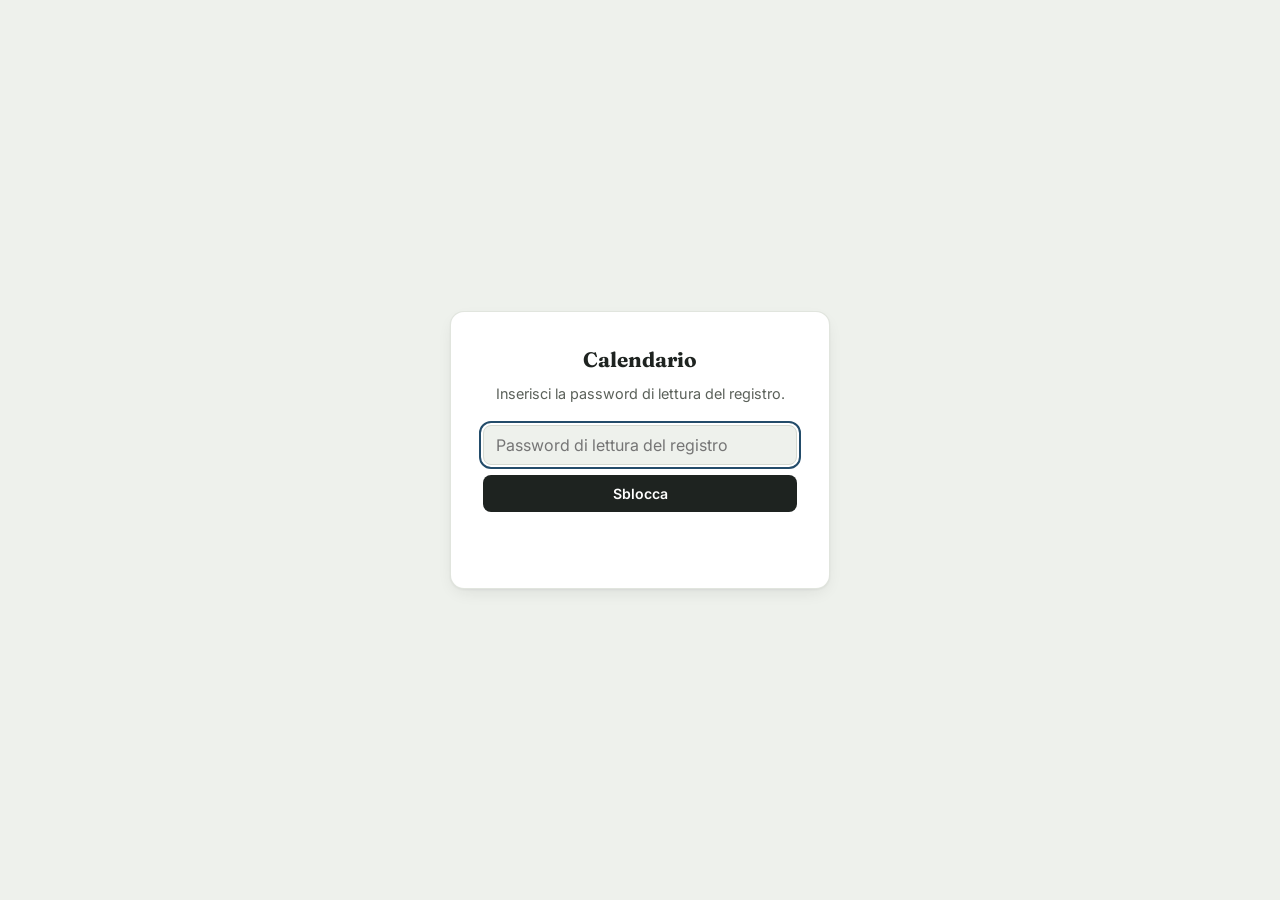
<file: calendario.html>
<!DOCTYPE html>
<html lang="it">
<head>
<meta charset="UTF-8">
<meta name="viewport" content="width=device-width, initial-scale=1.0, viewport-fit=cover">
<title>Calendario · Aste Scan</title>

<link rel="manifest" href="manifest.json">
<link rel="icon" href="favicon-32.png" sizes="32x32">
<link rel="apple-touch-icon" href="apple-touch-icon.png">
<meta name="theme-color" content="#ffffff">
<script src="tema.js?v=20261001"></script>
<script src="sessione.js?v=20261001"></script>

<link rel="preconnect" href="https://fonts.googleapis.com">
<link rel="preconnect" href="https://fonts.gstatic.com" crossorigin>
<link href="https://fonts.googleapis.com/css2?family=Fraunces:opsz,wght@9..144,400;9..144,500;9..144,600&family=Inter:wght@400;500;600;700&family=JetBrains+Mono:wght@400;500;600&display=swap" rel="stylesheet">

<!--
  calendario.html — tutte le date importanti delle aste che segui, in un
  unico calendario (anno, mese, settimana, giorno, agenda). SOLA LETTURA:
  non scrive nulla sul database. Pagina pubblica su GitHub Pages: NON deve
  contenere password, chiavi private, token né indirizzi di servizi interni.
  Legge con la password di LETTURA del registro (stessa chiave pubblica
  "anon" delle altre pagine) due funzioni già usate dal registro:
  leggi_dati_personali (stelle, note, visite, operazioni) e leggi_aste
  (data di vendita, termine offerte, link), solo per le aste che interessano.
  Va aggiornato insieme a ogni modifica che cambia ciò che mostra (vedi il
  capitolo "Calendario" di manuale.html).
-->

<style>
  :root {
    --bg: #eef1ec;
    --surface: #ffffff;
    --surface-2: #e3e7e0;
    --border: #d5dad1;
    --primary: #234c6a;
    --primary-soft: rgba(35, 76, 106, .10);
    --secondary: #a15c3e;
    --secondary-soft: rgba(161, 92, 62, .10);
    --ok: #3f6b4a;
    --ok-soft: rgba(63, 107, 74, .12);
    --danger: #8b3d2e;
    --danger-soft: rgba(139, 61, 46, .10);
    --warn-soft: rgba(230, 162, 60, .16);
    --ink: #1e2320;
    --ink-muted: #5b615a;
    --ink-faint: #696f67;
    --font-display: 'Fraunces', Georgia, serif;
    --font-body: 'Inter', system-ui, -apple-system, sans-serif;
    --font-mono: 'JetBrains Mono', ui-monospace, monospace;
    /* colori dei quattro tipi di data (sempre accompagnati da icona e testo) */
    --c-vendita: #234c6a;    --c-vendita-soft: rgba(35, 76, 106, .13);
    --c-scadenza: #9a6a12;   --c-scadenza-soft: rgba(230, 162, 60, .22);
    --c-visita: #3f6b4a;     --c-visita-soft: rgba(63, 107, 74, .15);
    --c-operazione: #6b4f8a; --c-operazione-soft: rgba(107, 79, 138, .14);
  }
  @media screen {
    html.tema-scuro {
      --c-vendita: #5d95bf;    --c-vendita-soft: rgba(93, 149, 191, .20);
      --c-scadenza: #e0b252;   --c-scadenza-soft: rgba(224, 178, 82, .20);
      --c-visita: #6fbf88;     --c-visita-soft: rgba(111, 191, 136, .18);
      --c-operazione: #b79ddb; --c-operazione-soft: rgba(183, 157, 219, .20);
      --warn-soft: rgba(224, 178, 82, .16);
    }
  }
  * { box-sizing: border-box; }
  html, body { margin: 0; padding: 0; }
  body { background: var(--bg); color: var(--ink); font-family: var(--font-body); line-height: 1.5; -webkit-font-smoothing: antialiased; }
  a { color: var(--secondary); }
  button { font-family: inherit; }
  :focus-visible { outline: 2px solid var(--primary); outline-offset: 2px; border-radius: 4px; }
  .nascosto { display: none !important; }

  .cat-vendita { --cc: var(--c-vendita); --cs: var(--c-vendita-soft); }
  .cat-scadenza { --cc: var(--c-scadenza); --cs: var(--c-scadenza-soft); }
  .cat-visita { --cc: var(--c-visita); --cs: var(--c-visita-soft); }
  .cat-operazione { --cc: var(--c-operazione); --cs: var(--c-operazione-soft); }

  /* Gate password (stessa password di lettura del registro) */
  .gate { position: fixed; inset: 0; background: var(--bg); display: flex; align-items: center; justify-content: center; z-index: 950; padding: 16px; }
  .riquadro-gate { max-width: 380px; width: 100%; background: var(--surface); border: 1px solid var(--border); border-radius: 12px; padding: 32px; text-align: center; }
  .riquadro-gate h2 { font-family: var(--font-display); font-size: 1.3rem; margin: 0 0 8px; }
  .riquadro-gate p { color: var(--ink-muted); font-size: .9rem; margin: 0 0 20px; }
  .riquadro-gate form { display: flex; flex-direction: column; gap: 10px; }
  input[type="password"] { background: var(--bg); border: 1px solid var(--border); border-radius: 8px; padding: 9px 12px; font-family: var(--font-body); font-size: 1rem; color: var(--ink); }
  .bottone { background: var(--ink); color: var(--surface); border: none; border-radius: 8px; padding: 10px 14px; font-family: var(--font-body); font-size: .88rem; font-weight: 600; cursor: pointer; }
  .messaggio-errore { color: var(--danger); font-size: .85rem; margin: 6px 0 0; min-height: 1em; }

  /* Intestazione e comandi */
  .contenitore-cal { max-width: 1440px; margin: 0 auto; padding: 22px 16px 110px; }
  .eyebrow { font-family: var(--font-mono); font-size: .72rem; letter-spacing: .12em; text-transform: uppercase; color: var(--primary); margin: 0 0 6px; }
  h1 { font-family: var(--font-display); font-size: 1.9rem; font-weight: 500; margin: 0 0 6px; }
  .sottotitolo { color: var(--ink-muted); margin: 0; max-width: 70ch; }
  .barra-cal { display: flex; flex-wrap: wrap; gap: 10px 16px; align-items: center; justify-content: space-between; margin: 16px 0 10px; }
  .navigazione { display: flex; align-items: center; gap: 6px; flex-wrap: wrap; min-width: 0; }
  .btn { background: var(--surface); color: var(--ink); border: 1px solid var(--border); border-radius: 8px; padding: 8px 12px; min-height: 40px; font-size: .88rem; font-weight: 600; cursor: pointer; }
  .btn:hover { border-color: var(--primary); color: var(--primary); }
  .btn[aria-pressed="true"] { background: var(--ink); color: var(--surface); border-color: var(--ink); }
  .btn-freccia { min-width: 40px; font-size: 1.15rem; line-height: 1; padding: 6px 10px; }
  .btn:disabled { opacity: .45; cursor: default; }
  .btn:disabled:hover { border-color: var(--border); color: var(--ink); }
  .titolo-periodo { font-family: var(--font-display); font-size: 1.35rem; font-weight: 500; margin: 0 0 0 8px; }
  .viste { display: inline-flex; border: 1px solid var(--border); border-radius: 10px; overflow: hidden; background: var(--surface); }
  .viste .btn { border: 0; border-radius: 0; border-right: 1px solid var(--border); }
  .viste .btn:last-child { border-right: 0; }

  .filtri { display: flex; flex-wrap: wrap; gap: 8px 10px; align-items: center; margin-bottom: 8px; }
  .filtro { display: inline-flex; align-items: center; gap: 6px; border: 1px solid var(--border); border-left: 4px solid var(--cc); background: var(--surface); color: var(--ink);
    border-radius: 8px; padding: 6px 10px; min-height: 36px; font-size: .82rem; font-weight: 600; cursor: pointer; }
  .filtro[aria-pressed="false"] { background: transparent; color: var(--ink-muted); border-left-color: var(--border); border-style: dashed; }
  .filtro .n { font-weight: 500; color: var(--ink-muted); font-size: .78rem; }
  .spunta { display: inline-flex; gap: 6px; align-items: center; font-size: .82rem; color: var(--ink-muted); cursor: pointer; min-height: 36px; }
  .spunta input { width: 18px; height: 18px; accent-color: var(--primary); }
  .riepilogo { margin: 0 0 8px; font-size: .85rem; color: var(--ink-muted); }
  .avviso { background: var(--warn-soft); border-radius: 8px; padding: 8px 12px; font-size: .88rem; margin: 6px 0; }
  .avviso.errore { background: var(--danger-soft); }
  .avviso button { margin-left: 8px; }
  .da-fissare { background: var(--surface); border: 1px solid var(--border); border-radius: 10px; padding: 8px 12px; margin: 8px 0; font-size: .88rem; }
  .da-fissare summary { cursor: pointer; font-weight: 600; }
  .da-fissare ul { list-style: none; margin: 8px 0 2px; padding: 0; display: flex; flex-direction: column; gap: 4px; }
  .da-fissare li button { background: none; border: 0; padding: 4px 0; text-align: left; cursor: pointer; color: var(--ink); font-size: .88rem; }
  .da-fissare li button:hover { color: var(--primary); text-decoration: underline; }

  .area { display: grid; grid-template-columns: minmax(0, 1fr) 400px; gap: 16px; align-items: start; }
  .area.senza-pannello { grid-template-columns: minmax(0, 1fr); }
  .area.senza-pannello .pannello { display: none; }
  .vista { min-width: 0; }
  .stato-vista { background: var(--surface); border: 1px dashed var(--border); border-radius: 12px; padding: 28px 20px; text-align: center; color: var(--ink-muted); }

  /* Pannello dei dettagli (a destra sul computer, foglio dal basso su telefono) */
  .pannello { position: sticky; top: 12px; max-height: calc(100vh - 24px); overflow-y: auto; background: var(--surface); border: 1px solid var(--border); border-radius: 14px; padding: 16px 18px; }
  .pannello:focus { outline: none; }
  .pannello-vuoto { margin: 0; color: var(--ink-muted); font-size: .92rem; }
  .pannello-testa { display: flex; justify-content: space-between; align-items: flex-start; gap: 8px; margin-bottom: 8px; }
  .btn-chiudi { background: var(--surface-2); border: 0; border-radius: 999px; width: 34px; height: 34px; cursor: pointer; color: var(--ink); font-size: .95rem; flex: none; }
  .btn-indietro { background: none; border: 0; padding: 4px 0; color: var(--primary); font-weight: 600; font-size: .85rem; cursor: pointer; margin-bottom: 8px; }
  .velo { position: fixed; inset: 0; background: rgba(30, 35, 32, .35); z-index: 890; }

  /* Mese */
  .mese-griglia { display: grid; grid-template-columns: repeat(7, minmax(0, 1fr)); border: 1px solid var(--border); border-radius: 12px; overflow: hidden; background: var(--surface); }
  .intest-sett { text-align: center; font-size: .72rem; font-weight: 600; letter-spacing: .06em; text-transform: uppercase; color: var(--ink-muted); padding: 7px 0; background: var(--surface-2); border-bottom: 1px solid var(--border); }
  .cella { min-height: 118px; padding: 4px; display: flex; flex-direction: column; gap: 3px; border-right: 1px solid var(--border); border-bottom: 1px solid var(--border); cursor: pointer; min-width: 0; background: var(--surface); }
  .cella:nth-child(7n) { border-right: 0; }
  .cella.we { background: color-mix(in srgb, var(--surface-2) 35%, var(--surface)); }
  .cella.altro-mese .numero { color: var(--ink-faint); font-weight: 400; }
  .cella.sel, .g-anno.sel, .sett-giorno.sel { box-shadow: inset 0 0 0 2px var(--primary); }
  .numero { align-self: flex-start; min-width: 26px; height: 26px; padding: 0 6px; border: 0; background: none; border-radius: 999px; font-size: .82rem; font-weight: 600; color: var(--ink); cursor: pointer; }
  .cella.oggi .numero, .g-anno.oggi > span:first-child { background: var(--primary); color: var(--surface); }
  .chips { display: flex; flex-direction: column; gap: 2px; min-width: 0; }
  .puntini { display: none; flex-wrap: wrap; gap: 3px; padding: 0 2px; }
  .puntino { width: 8px; height: 8px; border-radius: 50%; background: var(--cc); }
  .piu { background: none; border: 0; padding: 1px 4px; font-size: .72rem; color: var(--ink-muted); text-align: left; cursor: pointer; }
  .piu:hover { color: var(--primary); text-decoration: underline; }

  .chip, .evento-lungo { border: 0; border-left: 4px solid var(--cc); background: var(--cs); color: var(--ink); border-radius: 6px; text-align: left; cursor: pointer; font-size: .74rem; }
  .chip { display: flex; align-items: center; gap: 4px; width: 100%; min-height: 22px; padding: 2px 6px; line-height: 1.3; }
  .chip-testo { overflow: hidden; text-overflow: ellipsis; white-space: nowrap; min-width: 0; }
  .chip-icona { flex: none; }
  .passato { opacity: .72; }
  .spento { opacity: .66; border-left-style: dashed; }
  /* nelle schede lunghe il testo (note) resta leggibile: si attenuano solo sfondo e bordo */
  .evento-lungo.passato, .evento-lungo.spento { opacity: 1; background: color-mix(in srgb, var(--cs) 55%, transparent); border-left-color: color-mix(in srgb, var(--cc) 55%, transparent); }
  .u-oggi { box-shadow: 0 0 0 2px var(--cc); }
  .u-vicina { box-shadow: 0 0 0 1px var(--cc); font-weight: 600; }
  .u-scaduta { --cc: var(--danger); --cs: var(--danger-soft); box-shadow: 0 0 0 1px var(--danger); }
  .chip.sel, .evento-lungo.sel { outline: 2px solid var(--ink); outline-offset: 1px; }
  .tag { display: inline-block; background: var(--danger); color: var(--surface); border-radius: 999px; font-size: .66rem; font-weight: 700; padding: 0 6px; margin-left: 4px; text-transform: uppercase; letter-spacing: .03em; }
  .tag-nota { color: var(--ink-muted); font-size: .76rem; }

  /* Eventi "lunghi": settimana, agenda, elenco del giorno */
  .evento-lungo { display: flex; flex-direction: column; gap: 2px; width: 100%; padding: 6px 8px; font-size: .84rem; margin: 0 0 6px; }
  .el-riga { display: flex; align-items: center; gap: 6px; flex-wrap: wrap; }
  .el-ora { font-family: var(--font-mono); font-size: .78rem; }
  .el-tipo { font-weight: 600; min-width: 0; overflow-wrap: anywhere; }
  .el-titolo { font-weight: 500; overflow-wrap: anywhere; }
  .el-nota { color: var(--ink-muted); font-size: .8rem; display: -webkit-box; -webkit-line-clamp: 2; -webkit-box-orient: vertical; overflow: hidden; overflow-wrap: anywhere; }

  /* Settimana */
  .sett-griglia { display: grid; grid-template-columns: repeat(7, minmax(0, 1fr)); gap: 8px; }
  .sett-giorno { background: var(--surface); border: 1px solid var(--border); border-radius: 12px; padding: 8px; min-height: 160px; cursor: pointer; min-width: 0; }
  .sett-giorno.we { background: color-mix(in srgb, var(--surface-2) 35%, var(--surface)); }
  .sett-giorno.oggi { border-color: var(--primary); }
  .intest-giorno { display: block; width: 100%; background: none; border: 0; border-bottom: 1px solid var(--border); padding: 0 0 6px; margin-bottom: 8px; text-align: left; font-size: .82rem; color: var(--ink-muted); cursor: pointer; }
  .intest-giorno b { font-size: 1.1rem; color: var(--ink); }
  .sett-giorno.oggi .intest-giorno b { background: var(--primary); color: var(--surface); border-radius: 999px; padding: 0 8px; }
  .vuoto { margin: 0; color: var(--ink-faint); font-size: .8rem; }

  /* Anno */
  .anno-griglia { display: grid; grid-template-columns: repeat(auto-fill, minmax(236px, 1fr)); gap: 12px; }
  .mini-mese { background: var(--surface); border: 1px solid var(--border); border-radius: 12px; padding: 10px 10px 8px; }
  .mini-mese h3 { margin: 0 0 6px; font-size: .95rem; display: flex; justify-content: space-between; align-items: baseline; gap: 8px; }
  .titolo-mini { background: none; border: 0; padding: 0; font-family: var(--font-display); font-size: 1rem; font-weight: 500; color: var(--ink); cursor: pointer; }
  .titolo-mini:hover { color: var(--primary); text-decoration: underline; }
  .conta { font-size: .74rem; color: var(--ink-muted); font-weight: 400; }
  .mini-intest, .mini-griglia { display: grid; grid-template-columns: repeat(7, 1fr); text-align: center; }
  .mini-intest span { font-size: .66rem; color: var(--ink-faint); padding-bottom: 2px; }
  .g-vuoto { display: block; }
  .g-anno { display: flex; flex-direction: column; align-items: center; gap: 1px; min-height: 36px; padding: 2px 0; border: 0; background: none; border-radius: 8px; cursor: pointer; font-size: .78rem; color: var(--ink); }
  .g-anno > span:first-child { min-width: 22px; border-radius: 999px; line-height: 22px; }
  .g-anno.con-eventi > span:first-child { font-weight: 700; }
  .g-anno:hover { background: var(--surface-2); }
  .g-puntini { display: flex; gap: 2px; min-height: 6px; }
  .g-puntini i { width: 6px; height: 6px; border-radius: 50%; background: var(--cc); }

  /* Giorno e agenda */
  .giorno-schede { display: grid; grid-template-columns: repeat(auto-fill, minmax(min(100%, 380px), 1fr)); gap: 12px; align-items: start; }
  .giorno-schede .scheda { background: var(--surface); border: 1px solid var(--border); border-radius: 12px; padding: 14px 16px; }
  .agenda-giorno { margin-bottom: 14px; }
  .agenda-data { position: sticky; top: 0; z-index: 5; margin: 0 0 6px; padding: 6px 2px; background: var(--bg); font-size: .95rem; font-weight: 600; border-bottom: 1px solid var(--border); }
  .agenda-data small { font-weight: 400; color: var(--ink-muted); margin-left: 6px; }
  .agenda-giorno.oggi .agenda-data { color: var(--primary); }
  .agenda-giorno .evento-lungo { scroll-margin-top: 48px; }   /* l'intestazione del giorno è fissa in alto: non copre il focus */
  .agenda-giorno.passato { opacity: 1; }
  .agenda-lista { max-width: 860px; }

  /* Scheda di un'asta */
  .scheda { display: flex; flex-direction: column; gap: 12px; }
  .scheda-titolo { font-family: var(--font-display); font-size: 1.12rem; font-weight: 500; margin: 0; line-height: 1.3; overflow-wrap: anywhere; }
  .scheda-sotto { margin: 2px 0 0; color: var(--ink-muted); font-size: .86rem; }
  .scheda-badge { display: flex; flex-wrap: wrap; gap: 6px; margin: 8px 0 0; }
  .badge { font-size: .74rem; font-weight: 600; border-radius: 999px; padding: 2px 9px; background: var(--surface-2); color: var(--ink); }
  .badge.avviso-b { background: var(--warn-soft); }
  .scheda-sez h4 { font-size: .72rem; letter-spacing: .06em; text-transform: uppercase; color: var(--primary); margin: 0 0 6px; }
  .elenco-date { list-style: none; margin: 0; padding: 0; display: flex; flex-direction: column; gap: 4px; }
  .riga-data { display: flex; gap: 8px; align-items: baseline; padding: 5px 8px; border-left: 4px solid var(--cc); background: var(--cs); border-radius: 6px; font-size: .86rem; }
  .riga-data.evid { box-shadow: 0 0 0 2px var(--ink); }
  .riga-data small { color: var(--ink-muted); }
  .testo-nota { white-space: pre-wrap; overflow-wrap: anywhere; background: var(--bg); border: 1px solid var(--border); border-radius: 8px; padding: 8px 10px; font-size: .9rem; }
  .piccolo { color: var(--ink-muted); font-size: .78rem; margin: 4px 0 0; }
  .cifre { display: grid; grid-template-columns: auto 1fr; gap: 2px 12px; font-size: .86rem; margin: 0 0 8px; }
  .cifre dt { color: var(--ink-muted); }
  .cifre dd { margin: 0; font-weight: 600; }
  .lista-voci { margin: 4px 0 0; padding-left: 18px; font-size: .86rem; }
  .lista-voci li { margin: 2px 0; overflow-wrap: anywhere; }
  .scheda-link { display: flex; flex-wrap: wrap; gap: 8px; }
  .link-azione { display: inline-flex; align-items: center; min-height: 40px; padding: 0 12px; border: 1px solid var(--border); border-radius: 8px; background: var(--surface); color: var(--primary); font-weight: 600; text-decoration: none; font-size: .86rem; }
  .link-azione:hover { border-color: var(--primary); }
  .link-utile { overflow-wrap: anywhere; }

  @media (max-width: 1000px) {
    .area { grid-template-columns: minmax(0, 1fr); }
    .pannello { position: fixed; left: 0; right: 0; bottom: 0; top: auto; max-height: 82vh; max-height: 82dvh; z-index: 900; border-radius: 16px 16px 0 0;
      padding-bottom: calc(18px + env(safe-area-inset-bottom)); padding-left: calc(18px + env(safe-area-inset-left)); padding-right: calc(18px + env(safe-area-inset-right)); transform: translateY(110%); transition: transform .2s ease; box-shadow: 0 -8px 30px rgba(0, 0, 0, .2); }
    body.pannello-aperto .pannello { transform: none; }
    body.pannello-aperto { overflow: hidden; }
    .area.senza-pannello .pannello { display: block; transform: translateY(110%); }
  }
  @media (min-width: 1001px) { .velo { display: none !important; } }
  @media (max-width: 700px) {
    .contenitore-cal { padding: 16px 12px 100px; }
    h1 { font-size: 1.5rem; margin-bottom: 0; }
    .eyebrow, .sottotitolo { display: none; }   /* su telefono il calendario deve stare subito sotto il titolo */
    .barra-cal { margin-top: 10px; }
    .filtri { gap: 6px 8px; }
    .filtro { padding: 4px 8px; min-height: 34px; font-size: .78rem; }
    .spunta { font-size: .78rem; min-height: 32px; }
    .titolo-periodo { font-size: 1.15rem; margin-left: 4px; }
    .viste { width: 100%; }
    .viste .btn { flex: 1 1 0; padding: 8px 2px; font-size: .78rem; }
    .cella { min-height: 58px; padding: 3px; }
    .cella .chips { display: none; }
    .cella .puntini { display: flex; }
    .sett-griglia { grid-template-columns: minmax(0, 1fr); }
    .sett-giorno { min-height: 0; }
    .anno-griglia { grid-template-columns: repeat(auto-fill, minmax(150px, 1fr)); }
    .g-anno { min-height: 32px; }
  }
  @media (prefers-reduced-motion: reduce) { .pannello { transition: none; } }
  @media print {
    .gate, .velo, .barra-cal .btn, .viste, .filtri, .pannello, .da-fissare { display: none !important; }
    .titolo-periodo { margin-left: 0; }
    .area { display: block; }
    body { background: #fff; }
  }
</style>
<link rel="stylesheet" href="colori.css?v=20261001b">
<link rel="stylesheet" href="grafica-app.css?v=20261001">
</head>
<body>
<script src="menu.js?v=20261003"></script>
<script src="etichette.js?v=20261001"></script>
<script src="operazioni.js?v=20260930"></script>

<div id="gate" class="gate">
  <div class="riquadro-gate">
    <h2>Calendario</h2>
    <p id="testo-gate">Verifica dell'accesso…</p>
    <form id="modulo-gate" class="nascosto" onsubmit="event.preventDefault(); sblocca();">
      <input type="password" id="campo-password" autocomplete="current-password" placeholder="Password di lettura del registro" aria-label="Password di lettura del registro">
      <button class="bottone" type="submit">Sblocca</button>
      <p id="errore-gate" class="messaggio-errore" role="alert"></p>
    </form>
  </div>
</div>

<div id="pagina" class="nascosto">
  <div class="contenitore-cal">
    <header>
      <p class="eyebrow">Calendario</p>
      <h1>Le date delle tue aste</h1>
      <p class="sottotitolo">Vendite, visite, scadenze e passi dell'operazione delle aste con la stella o con dati aggiunti da te (note, visite, operazioni). Solo lettura: per modificare qualcosa usa il registro.</p>
    </header>

    <div class="barra-cal">
      <div class="navigazione">
        <button type="button" class="btn btn-freccia" data-azione="prec" aria-label="Periodo precedente">‹</button>
        <button type="button" class="btn" data-azione="oggi">Oggi</button>
        <button type="button" class="btn btn-freccia" data-azione="succ" aria-label="Periodo successivo">›</button>
        <h2 id="titolo-periodo" class="titolo-periodo" aria-live="polite"></h2>
      </div>
      <div class="viste" role="group" aria-label="Vista del calendario">
        <button type="button" class="btn" data-azione="vista" data-vista="anno" aria-pressed="false">Anno</button>
        <button type="button" class="btn" data-azione="vista" data-vista="mese" aria-pressed="false">Mese</button>
        <button type="button" class="btn" data-azione="vista" data-vista="settimana" aria-pressed="false">Settimana</button>
        <button type="button" class="btn" data-azione="vista" data-vista="giorno" aria-pressed="false">Giorno</button>
        <button type="button" class="btn" data-azione="vista" data-vista="agenda" aria-pressed="false">Agenda</button>
      </div>
    </div>

    <div id="filtri" class="filtri"></div>
    <p id="riepilogo" class="riepilogo" aria-live="polite"></p>
    <div id="avvisi"></div>
    <div id="da-fissare"></div>

    <div id="area" class="area">
      <div id="vista" class="vista"></div>
      <aside id="pannello" class="pannello" tabindex="-1" aria-label="Dettagli"></aside>
    </div>
  </div>
</div>
<div id="velo" class="velo nascosto" data-azione="chiudi-pannello"></div>

<script>
  // Stessa chiave pubblica (anon) e stessa password di lettura del registro.
  const SUPABASE_URL = "https://igemwrrcmsgaotoqvdzt.supabase.co";
  const SUPABASE_ANON_KEY = "eyJhbGciOiJIUzI1NiIsInR5cCI6IkpXVCJ9.eyJpc3MiOiJzdXBhYmFzZSIsInJlZiI6ImlnZW13cnJjbXNnYW90b3F2ZHp0Iiwicm9sZSI6ImFub24iLCJpYXQiOjE3ODkzMDc2MjksImV4cCI6MjEwNDg4MzYyOX0.YkUOBTOb40C-N0TkuDN0o5N7fVvI_qX2F1grUp-SVe8";
  const CHIAVE_PASSWORD_LETTURA = "aste_password_lettura_v1";
  const CHIAVE_IMPOSTAZIONI = "aste_calendario_v1";
  // Ultimo giorno utile per chiedere la visita: vendita − 16 giorni (15 di
  // risposta del custode + 1 di margine). Stessa regola di notifica_preferiti.py
  // (SOGLIA_VISITA_GIORNI): se cambia là, va cambiata anche qui.
  const GIORNI_ULTIMO_VISITA = 16;
  const GIORNI_VICINA = 7;     // una scadenza o una visita entro 7 giorni è "vicina"
  const BLOCCO_ID = 100;       // aste chieste al database per volta
  const COLONNE_ASTE = "id_annuncio,comune__indirizzo,tipologia,tribunale,n__lotto,offerta_minima,data_vendita,termine_offerte,link_asta";

  // Tipi di data. "cat" = gruppo del filtro e colore.
  const TIPI = {
    vendita:            { cat: "vendita",    icona: "⚖️", etichetta: "Vendita" },
    termine_offerte:    { cat: "scadenza",   icona: "⏰", etichetta: "Termine per le offerte" },
    ultimo_visita:      { cat: "scadenza",   icona: "⏳", etichetta: "Ultimo giorno per chiedere la visita" },
    scadenza_saldo:     { cat: "scadenza",   icona: "💶", etichetta: "Scadenza del saldo" },
    visita:             { cat: "visita",     icona: "📅", etichetta: "Visita" },
    offerta_depositata: { cat: "operazione", icona: "📨", etichetta: "Offerta depositata" },
    aggiudicata:        { cat: "operazione", icona: "🏆", etichetta: "Aggiudicata" },
    saldo_versato:      { cat: "operazione", icona: "✔️", etichetta: "Saldo versato" },
    consegna:           { cat: "operazione", icona: "🔑", etichetta: "Consegna dell'immobile" },
    cantiere:           { cat: "operazione", icona: "🔨", etichetta: "Inizio lavori" },
    venduta:            { cat: "operazione", icona: "✅", etichetta: "Rivendita" },
  };
  const CATEGORIE = [
    { chiave: "vendita",    etichetta: "Vendite",   icona: "⚖️" },
    { chiave: "scadenza",   etichetta: "Scadenze",  icona: "⏰" },
    { chiave: "visita",     etichetta: "Visite",    icona: "📅" },
    { chiave: "operazione", etichetta: "Operazione", icona: "🧭" },
  ];
  const ORDINE_CAT = { scadenza: 0, vendita: 1, operazione: 2, visita: 3 };
  // [colonna di operazioni, tipo di data]
  const CAMPI_DATA_OPERAZIONE = [
    ["offerta_depositata_il", "offerta_depositata"], ["aggiudicata_il", "aggiudicata"], ["scadenza_saldo", "scadenza_saldo"],
    ["saldo_versato_il", "saldo_versato"], ["consegna_il", "consegna"], ["cantiere_inizio_il", "cantiere"], ["venduta_il", "venduta"],
  ];
  const STATI_VISITA = {
    richiesta: "Visita richiesta, data da fissare", invito: "Invito ricevuto, da confermare",
    confermata: "Visita confermata", visitata: "Visita fatta", annullata: "Visita annullata",
  };

  // ------------------------------------------------------------ utilità
  function esc(t) {
    return String(t === null || t === undefined ? "" : t).replace(/&/g, "&amp;").replace(/</g, "&lt;").replace(/>/g, "&gt;").replace(/"/g, "&quot;").replace(/'/g, "&#39;");
  }
  function urlSicuro(u) { const t = String(u || "").trim(); return /^https?:\/\//i.test(t) ? t : "#"; }
  function eur(v) {
    const n = Number(v);
    if (v === null || v === undefined || v === "" || !Number.isFinite(n)) return "—";
    return "€ " + (Math.round(n) < 0 ? "-" : "") + String(Math.abs(Math.round(n))).replace(/\B(?=(\d{3})+(?!\d))/g, ".");
  }
  function maiuscola(t) { return t.charAt(0).toUpperCase() + t.slice(1); }   // "sabato 3 ottobre" → "Sabato 3 ottobre"
  function snippet(testo, max) {
    const t = String(testo || "").replace(/\s+/g, " ").trim();
    return t.length <= max ? t : t.slice(0, max - 1).trimEnd() + "…";
  }
  function leggiLocale(k) { try { return localStorage.getItem(k); } catch (e) { return null; } }
  function scriviLocale(k, v) { try { localStorage.setItem(k, v); } catch (e) {} }

  // Date: sempre nell'ora del dispositivo, a mano. Mai new Date("AAAA-MM-GG")
  // (verrebbe letta come UTC e può scivolare di un giorno) né toISOString().
  function pad(n) { return String(n).padStart(2, "0"); }
  function chiaveData(d) { return `${d.getFullYear()}-${pad(d.getMonth() + 1)}-${pad(d.getDate())}`; }
  function dataDaChiave(k) { const [a, m, g] = k.split("-").map(Number); return new Date(a, m - 1, g); }
  function sommaGiorni(d, n) { return new Date(d.getFullYear(), d.getMonth(), d.getDate() + n); }
  function sommaGiorniChiave(k, n) { return chiaveData(sommaGiorni(dataDaChiave(k), n)); }
  function giorniTra(chiaveA, chiaveB) {   // giorni di calendario da A a B
    const a = dataDaChiave(chiaveA), b = dataDaChiave(chiaveB);
    return Math.round((Date.UTC(b.getFullYear(), b.getMonth(), b.getDate()) - Date.UTC(a.getFullYear(), a.getMonth(), a.getDate())) / 86400000);
  }
  function lunedi(d) { const x = new Date(d.getFullYear(), d.getMonth(), d.getDate()); return sommaGiorni(x, -((x.getDay() + 6) % 7)); }
  function numeroSettimana(d) {
    const t = new Date(Date.UTC(d.getFullYear(), d.getMonth(), d.getDate()));
    t.setUTCDate(t.getUTCDate() - ((t.getUTCDay() + 6) % 7) + 3);
    const primoGiovedi = new Date(Date.UTC(t.getUTCFullYear(), 0, 4));
    return 1 + Math.round(((t - primoGiovedi) / 86400000 - 3 + ((primoGiovedi.getUTCDay() + 6) % 7)) / 7);
  }
  function soloGiorno(v) { const m = String(v || "").match(/^(\d{4}-\d{2}-\d{2})/); return m ? m[1] : null; }
  function momentoLocale(v) {   // timestamp con fuso → giorno e ora del dispositivo
    if (!v) return null;
    const d = new Date(v);
    return isNaN(d) ? null : { giorno: chiaveData(d), ora: `${pad(d.getHours())}:${pad(d.getMinutes())}` };
  }
  const F_LUNGO = new Intl.DateTimeFormat("it-IT", { weekday: "long", day: "numeric", month: "long", year: "numeric" });
  const F_BREVE = new Intl.DateTimeFormat("it-IT", { weekday: "short", day: "numeric", month: "short" });
  const F_MESE_ANNO = new Intl.DateTimeFormat("it-IT", { month: "long", year: "numeric" });
  const F_MESE = new Intl.DateTimeFormat("it-IT", { month: "long" });
  const F_GIORNO_MESE = new Intl.DateTimeFormat("it-IT", { day: "numeric", month: "short" });
  const F_GIORNO_SETT = new Intl.DateTimeFormat("it-IT", { weekday: "short" });
  const INIZIALI_SETT = ["L", "M", "M", "G", "V", "S", "D"];
  function dataBreve(k) {
    const d = dataDaChiave(k);
    return F_BREVE.format(d) + (d.getFullYear() !== new Date().getFullYear() ? " " + d.getFullYear() : "");
  }
  function testoTraGiorni(g) {
    return g === 0 ? "oggi" : g === 1 ? "domani" : g > 0 ? `tra ${g} giorni` : g === -1 ? "ieri" : `${-g} giorni fa`;
  }

  // ------------------------------------------------------------ rete e accesso
  async function chiamaRpc(nome, payload, opzioni) {
    const o = opzioni || {};
    const controllo = new AbortController();
    const timer = setTimeout(() => controllo.abort(), o.timeoutMs || 20000);
    try {
      const r = await fetch(`${SUPABASE_URL}/rest/v1/rpc/${nome}${o.query || ""}`, {
        method: "POST",
        headers: { apikey: SUPABASE_ANON_KEY, Authorization: `Bearer ${SUPABASE_ANON_KEY}`, "Content-Type": "application/json" },
        body: JSON.stringify(payload),
        signal: controllo.signal,
      });
      if (!r.ok) throw new Error(`HTTP ${r.status}`);
      return await r.json();
    } finally { clearTimeout(timer); }
  }

  let passwordLettura = "";
  let GIRO = 0;                 // numero dell'ultimo caricamento: solo l'ultimo scrive sulla pagina
  let sbloccoInCorso = false;   // evita il doppio invio della password

  async function messaggioPasswordRifiutata() {
    try {
      const secondi = await chiamaRpc("blocco_password", { p_tipo: "lettura" });
      if (typeof secondi === "number" && secondi > 0) return `Troppi tentativi errati: riprova tra ${Math.ceil(secondi / 60)} minuti.`;
    } catch (e) {}
    return "Password errata.";
  }
  function mostraPagina(password) {
    passwordLettura = password || "";
    document.getElementById("gate").classList.add("nascosto");
    document.getElementById("pagina").classList.remove("nascosto");
    avviaCalendario();
  }
  function mostraGate(messaggio) {
    document.getElementById("pagina").classList.add("nascosto");
    document.getElementById("gate").classList.remove("nascosto");
    document.getElementById("testo-gate").textContent = "Inserisci la password di lettura del registro.";
    document.getElementById("errore-gate").textContent = messaggio || "";
    document.getElementById("modulo-gate").classList.remove("nascosto");
    document.getElementById("campo-password").focus();
  }
  // Come provaSbloccoLetturaAutomatico del registro: se la password di
  // lettura non è attiva si entra; se è ricordata e valida, si entra.
  async function provaSbloccoAutomatico() {
    try {
      if (!(await chiamaRpc("serve_password_lettura", {}))) { mostraPagina(""); return; }
    } catch (e) {}
    const ricordata = leggiLocale(CHIAVE_PASSWORD_LETTURA);
    if (ricordata) {
      try {
        if (await chiamaRpc("verifica_password_lettura", { password_tentativo: ricordata })) { mostraPagina(ricordata); return; }
      } catch (e) {}
    }
    mostraGate();
  }
  async function sblocca() {
    const password = document.getElementById("campo-password").value;
    const errore = document.getElementById("errore-gate");
    errore.textContent = "";
    if (!password || sbloccoInCorso) return;
    sbloccoInCorso = true;
    try {
      if (await chiamaRpc("verifica_password_lettura", { password_tentativo: password })) {
        scriviLocale(CHIAVE_PASSWORD_LETTURA, password);
        mostraPagina(password);
      } else {
        errore.textContent = await messaggioPasswordRifiutata();
      }
    } catch (e) { errore.textContent = "Impossibile contattare il database. Controlla la connessione."; }
    finally { sbloccoInCorso = false; }
  }

  // ------------------------------------------------------------ stato
  const S = {
    vista: "mese",
    cursore: new Date(),
    selezione: null,        // {tipo:"evento", id} | {tipo:"giorno", giorno} | {tipo:"asta", id}
    origineGiorno: null,    // giorno da cui si è scelto un evento (per "← tutte le date")
    filtri: { categorie: { vendita: true, scadenza: true, visita: true, operazione: true }, soloStella: false, nascondiSpente: false },
    agendaPassate: false,
    caricato: false,
  };
  let OGGI = chiaveData(new Date());
  let PREFERITI = {}, LINK_UTILI = {}, VISITE = {}, OPERAZIONI = {}, CHECKLIST_MODELLO = null;
  let SCHEDE = {};            // id asta → scheda (asta + dati personali)
  let EVENTI = [];            // tutte le date, in ordine
  let EVENTI_PER_ASTA = {};   // id asta → date di quell'asta
  let EVENTO_PER_ID = {};
  let VISIBILI = [];          // date che passano i filtri
  let PER_GIORNO = new Map(); // giorno → date visibili
  let AVVISI = [];
  let FOCUS_PRIMA = null;     // elemento che aveva il focus prima di aprire il pannello

  function caricaImpostazioni() {
    try {
      const s = JSON.parse(leggiLocale(CHIAVE_IMPOSTAZIONI) || "null");
      if (s && ["anno", "mese", "settimana", "giorno", "agenda"].includes(s.vista)) S.vista = s.vista;
      else S.vista = window.matchMedia("(max-width: 700px)").matches ? "agenda" : "mese";
      if (s && s.filtri) {
        CATEGORIE.forEach(c => { if (s.filtri.categorie && typeof s.filtri.categorie[c.chiave] === "boolean") S.filtri.categorie[c.chiave] = s.filtri.categorie[c.chiave]; });
        S.filtri.soloStella = s.filtri.soloStella === true;
        S.filtri.nascondiSpente = s.filtri.nascondiSpente === true;
      }
      S.agendaPassate = !!(s && s.agendaPassate);
    } catch (e) { S.vista = window.matchMedia("(max-width: 700px)").matches ? "agenda" : "mese"; }
  }
  function salvaImpostazioni() {
    scriviLocale(CHIAVE_IMPOSTAZIONI, JSON.stringify({ vista: S.vista, filtri: S.filtri, agendaPassate: S.agendaPassate }));
  }

  // ------------------------------------------------------------ caricamento
  async function avviaCalendario() {
    const giro = ++GIRO;
    caricaImpostazioni();
    S.cursore = new Date();
    OGGI = chiaveData(new Date());
    S.caricato = false;
    AVVISI = [];
    renderTutto();
    document.getElementById("vista").innerHTML = '<div class="stato-vista" role="status">Carico le date…</div>';
    try {
      const dp = await chiamaRpc("leggi_dati_personali", { password_tentativo: passwordLettura });
      if (giro !== GIRO) return;
      if (!dp || dp.ok !== true) {
        if (dp && dp.code === "password_errata") { mostraGate("La password non è più valida: inseriscila di nuovo."); return; }
        throw new Error("risposta non valida");
      }
      impostaDati(dp);
      const ids = idsPerimetro();
      const { righe, idNonLetti } = await leggiAste(ids);
      if (giro !== GIRO) return;
      if (idNonLetti.size) AVVISI.push(`Non sono riuscito a leggere i dati di ${idNonLetti.size} aste (data di vendita e link): ne mostro solo le date personali.`);
      costruisciSchede(ids, righe, idNonLetti);
      costruisciEventi();
      S.caricato = true;
      renderTutto();
    } catch (e) {
      if (giro !== GIRO) return;
      document.getElementById("vista").innerHTML = '<div class="stato-vista" role="alert">Non sono riuscito a caricare il calendario. Controlla la connessione. <button type="button" class="btn" data-azione="riprova">Riprova</button></div>';
    }
  }

  function impostaDati(dp) {
    const lista = (v) => (Array.isArray(v) ? v : []);
    const conId = (r) => r && r.id_annuncio !== null && r.id_annuncio !== undefined;
    PREFERITI = {}; LINK_UTILI = {}; VISITE = {}; OPERAZIONI = {};
    lista(dp.preferiti).forEach(r => { if (conId(r)) PREFERITI[String(r.id_annuncio)] = { stato: r.stato || "" }; });
    lista(dp.link_utili).forEach(r => {
      if (conId(r)) LINK_UTILI[String(r.id_annuncio)] = { links: lista(r.links), nota: String(r.nota || ""), aggiornato: r.aggiornato_il || "" };
    });
    lista(dp.visite).forEach(r => { if (conId(r)) VISITE[String(r.id_annuncio)] = r; });
    lista(dp.operazioni).forEach(r => { if (conId(r)) OPERAZIONI[String(r.id_annuncio)] = r; });
    CHECKLIST_MODELLO = window.Operazioni ? Operazioni.modelloChecklist(dp.checklist_modello || null) : null;
  }

  // Quali aste mostrare: con la stella, oppure con dati aggiunti da te
  // (visita, operazione, nota o link). Le scartate solo se hai una visita o
  // un'operazione in corso. Nota, visita e operazione esistono anche per aste
  // senza stella: per questo il perimetro non è la sola stella.
  function inPerimetro(id) {
    const stato = (PREFERITI[id] || {}).stato;
    const v = VISITE[id], o = OPERAZIONI[id], l = LINK_UTILI[id];
    const visitaViva = !!v && ["richiesta", "invito", "confermata", "visitata"].includes(v.stato);
    if (stato === "scartato") return visitaViva || (!!o && !!window.Operazioni && Operazioni.IN_CORSO.includes(o.stato));
    const notaOLink = !!l && (l.nota.trim() !== "" || l.links.length > 0);
    return stato === "preferito" || visitaViva || !!o || notaOLink;
  }
  function idsPerimetro() {
    const tutti = new Set([...Object.keys(PREFERITI), ...Object.keys(LINK_UTILI), ...Object.keys(VISITE), ...Object.keys(OPERAZIONI)]);
    return [...tutti].filter(id => /^\d+$/.test(id) && inPerimetro(id)).sort();
  }

  async function leggiAste(ids) {
    const blocchi = [];
    for (let i = 0; i < ids.length; i += BLOCCO_ID) blocchi.push(ids.slice(i, i + BLOCCO_ID));
    const esiti = await Promise.all(blocchi.map(b =>
      chiamaRpc("leggi_aste", { password_tentativo: passwordLettura, tipo: "lettura" },
        { query: `?select=${COLONNE_ASTE}&id_annuncio=in.(${b.join(",")})` })
        .then(r => { if (!Array.isArray(r)) throw new Error("risposta non valida"); return r; })
        .catch(() => null)));
    const righe = [], idNonLetti = new Set();
    esiti.forEach((r, i) => { if (r) righe.push(...r); else blocchi[i].forEach(id => idNonLetti.add(id)); });
    return { righe, idNonLetti };
  }

  function costruisciSchede(ids, righe, idNonLetti) {
    const E = window.Etichette;
    const perId = {};
    righe.forEach(r => { perId[String(r.id_annuncio)] = r; });
    SCHEDE = {};
    ids.forEach(id => {
      const asta = perId[id] || null;
      const l = LINK_UTILI[id] || { links: [], nota: "", aggiornato: "" };
      const o = OPERAZIONI[id] || null;
      const stato = (PREFERITI[id] || {}).stato || "";
      const parti = [];
      if (asta) {
        const tip = E ? E.tipologia(asta.tipologia) : asta.tipologia;
        if (tip && tip !== "N/D") parti.push(tip);
        if (asta.tribunale) parti.push(E ? E.tribunale(asta.tribunale) : asta.tribunale);
        if (asta.n__lotto) parti.push(E ? E.lotto(asta.n__lotto) : asta.n__lotto);
        if (Number(asta.offerta_minima) > 0) parti.push("offerta minima " + eur(asta.offerta_minima));
      }
      SCHEDE[id] = {
        id, asta,
        nonLetta: !asta && idNonLetti.has(id), orfana: !asta && !idNonLetti.has(id),
        titolo: asta ? (asta.comune__indirizzo || `Asta n. ${id}`) : (idNonLetti.has(id) ? `Asta n. ${id} (dati non letti)` : `Asta n. ${id} (non più nel registro)`),
        sottotitolo: parti.join(" · "),
        stella: stato === "preferito", scartata: stato === "scartato",
        nota: l.nota, notaAggiornata: l.aggiornato, links: l.links,
        visita: VISITE[id] || null, operazione: o,
        spento: !!o && !!window.Operazioni && !Operazioni.IN_CORSO.includes(o.stato),
        urlPvp: asta && asta.link_asta ? urlSicuro(asta.link_asta) : "#",
      };
    });
  }

  function visitaFissata(v) {
    return !!v && ["confermata", "visitata"].includes(v.stato) && !!momentoLocale(v.data_ora);
  }

  function costruisciEventi() {
    const lista = [];
    const aggiungi = (sc, tipo, giorno, ora, extra) => {
      if (!giorno) return;
      const t = TIPI[tipo];
      lista.push(Object.assign({ id: `${sc.id}|${tipo}`, idAsta: sc.id, tipo, cat: t.cat, icona: t.icona, etichetta: t.etichetta, giorno, ora: ora || null }, extra || {}));
    };
    Object.values(SCHEDE).forEach(sc => {
      const a = sc.asta;
      if (a) {
        const gv = soloGiorno(a.data_vendita);
        aggiungi(sc, "vendita", gv, null);
        // Compare solo finché non hai già mosso la visita (richiesta, invito, appuntamento o fatta).
        if (sc.stella && gv && !visitaFissata(sc.visita) && !(sc.visita && ["richiesta", "invito"].includes(sc.visita.stato))) {
          const limite = sommaGiorniChiave(gv, -GIORNI_ULTIMO_VISITA);
          if (limite >= OGGI) aggiungi(sc, "ultimo_visita", limite, null, { calcolato: true });
        }
        const t = momentoLocale(a.termine_offerte);
        if (t) aggiungi(sc, "termine_offerte", t.giorno, t.ora);
      }
      if (visitaFissata(sc.visita)) {
        const t = momentoLocale(sc.visita.data_ora);
        aggiungi(sc, "visita", t.giorno, t.ora, {
          etichetta: sc.visita.stato === "visitata" ? "Visita (fatta)" : "Visita",
          dettaglio: String(sc.visita.dettagli || "").trim(),
        });
      }
      if (sc.operazione) CAMPI_DATA_OPERAZIONE.forEach(([campo, tipo]) => aggiungi(sc, tipo, soloGiorno(sc.operazione[campo]), null));
    });
    lista.forEach(arricchisciEvento);
    lista.sort(confrontaEventi);
    EVENTI = lista;
    EVENTI_PER_ASTA = {}; EVENTO_PER_ID = {};
    lista.forEach(e => { (EVENTI_PER_ASTA[e.idAsta] = EVENTI_PER_ASTA[e.idAsta] || []).push(e); EVENTO_PER_ID[e.id] = e; });
  }
  function arricchisciEvento(ev) {
    const sc = SCHEDE[ev.idAsta];
    ev.diff = giorniTra(OGGI, ev.giorno);
    ev.passato = ev.diff < 0;
    ev.urgenza = null;
    const o = sc.operazione;
    const saldoDaVersare = !!o && o.stato === "aggiudicata" && !soloGiorno(o.saldo_versato_il);
    // Le scadenze già assolte non si evidenziano: saldo già versato, offerta già presentata.
    const assolta = (ev.tipo === "scadenza_saldo" && !saldoDaVersare) || (ev.tipo === "termine_offerte" && !!o && o.stato !== "valutazione");
    if (ev.tipo === "scadenza_saldo" && ev.diff < 0 && saldoDaVersare) ev.urgenza = "scaduta";
    else if (!sc.spento && !assolta && ev.diff === 0 && ["scadenza", "visita", "vendita"].includes(ev.cat)) ev.urgenza = "oggi";
    else if (!sc.spento && !assolta && ev.diff > 0 && ev.diff <= GIORNI_VICINA && ["scadenza", "visita"].includes(ev.cat)) ev.urgenza = "vicina";
  }
  function confrontaEventi(a, b) {
    if (a.giorno !== b.giorno) return a.giorno < b.giorno ? -1 : 1;
    if (!a.ora !== !b.ora) return a.ora ? 1 : -1;          // prima quelle di tutto il giorno
    if (a.ora !== b.ora) return a.ora < b.ora ? -1 : 1;
    if (a.cat !== b.cat) return ORDINE_CAT[a.cat] - ORDINE_CAT[b.cat];
    return SCHEDE[a.idAsta].titolo.localeCompare(SCHEDE[b.idAsta].titolo, "it");
  }

  // ------------------------------------------------------------ filtri
  function visibile(ev) {
    const sc = SCHEDE[ev.idAsta];
    if (!S.filtri.categorie[ev.cat]) return false;
    if (S.filtri.soloStella && !sc.stella) return false;
    if (S.filtri.nascondiSpente && sc.spento) return false;
    return true;
  }
  function ricalcolaVisibili() {
    VISIBILI = EVENTI.filter(visibile);
    PER_GIORNO = new Map();
    VISIBILI.forEach(e => { if (!PER_GIORNO.has(e.giorno)) PER_GIORNO.set(e.giorno, []); PER_GIORNO.get(e.giorno).push(e); });
  }
  function eventiDelGiorno(k) { return PER_GIORNO.get(k) || []; }

  // ------------------------------------------------------------ elementi grafici
  function tooltipEvento(ev) {
    const sc = SCHEDE[ev.idAsta];
    return `${ev.etichetta}${ev.ora ? " ore " + ev.ora : ""} — ${sc.titolo}`;
  }
  // Stati che altrimenti si vedono solo dal colore: letti anche da chi usa un lettore di schermo.
  function statoParlato(ev) {
    return (ev.urgenza === "scaduta" ? ", scaduta" : ev.urgenza === "oggi" ? ", oggi" : ev.urgenza === "vicina" ? `, ${testoTraGiorni(ev.diff)}` : "")
      + (SCHEDE[ev.idAsta].spento ? ", asta chiusa" : "");
  }
  function classiEvento(ev) {
    const sc = SCHEDE[ev.idAsta];
    return (ev.passato ? " passato" : "") + (sc.spento ? " spento" : "") + (ev.urgenza ? " u-" + ev.urgenza : "");
  }
  function chipHtml(ev) {
    const sc = SCHEDE[ev.idAsta];
    const sel = S.selezione && S.selezione.tipo === "evento" && S.selezione.id === ev.id ? " sel" : "";
    return `<button type="button" class="chip cat-${ev.cat}${classiEvento(ev)}${sel}" data-azione="evento" data-id="${esc(ev.id)}" title="${esc(tooltipEvento(ev))}" aria-label="${esc(tooltipEvento(ev) + (ev.ora ? "" : ", tutto il giorno") + statoParlato(ev))}">`
      + `<span class="chip-icona" aria-hidden="true">${ev.icona}</span><span class="chip-testo">${ev.ora ? ev.ora + " " : ""}${esc(sc.titolo)}</span></button>`;
  }
  function eventoLungoHtml(ev) {
    const sc = SCHEDE[ev.idAsta];
    const sel = S.selezione && S.selezione.tipo === "evento" && S.selezione.id === ev.id ? " sel" : "";
    const nota = snippet(sc.nota, 150), det = ev.dettaglio ? snippet(ev.dettaglio, 120) : "";
    return `<button type="button" class="evento-lungo cat-${ev.cat}${classiEvento(ev)}${sel}" data-azione="evento" data-id="${esc(ev.id)}" title="${esc(tooltipEvento(ev))}">`
      + `<span class="el-riga"><span class="chip-icona" aria-hidden="true">${ev.icona}</span>${ev.ora ? `<b class="el-ora">${ev.ora}</b>` : ""}`
      + `<span class="el-tipo">${esc(ev.etichetta)}</span>${ev.urgenza === "scaduta" ? '<span class="tag">scaduta</span>' : ""}${sc.stella ? '<span title="Preferita">⭐</span>' : ""}</span>`
      + `<span class="el-titolo">${esc(sc.titolo)}</span>`
      + (det ? `<span class="el-nota">📍 ${esc(det)}</span>` : "")
      + (nota ? `<span class="el-nota">📝 ${esc(nota)}</span>` : "") + `</button>`;
  }
  function puntiniHtml(evs, max) {
    const cats = [];
    evs.forEach(e => { if (!cats.includes(e.cat)) cats.push(e.cat); });
    return cats.slice(0, max).map(c => `<span class="puntino cat-${c}"></span>`).join("");
  }
  function ariaGiorno(k, n) { return `${F_LUNGO.format(dataDaChiave(k))}, ${n === 0 ? "nessuna data" : n === 1 ? "1 data" : n + " date"}`; }
  function selGiorno(k) { return !!S.selezione && S.selezione.tipo === "giorno" && S.selezione.giorno === k; }

  // ------------------------------------------------------------ viste
  function htmlAnno() {
    const anno = S.cursore.getFullYear();
    let h = '<div class="anno-griglia">';
    for (let m = 0; m < 12; m++) {
      const primo = new Date(anno, m, 1);
      const vuoti = (primo.getDay() + 6) % 7;
      const nGiorni = new Date(anno, m + 1, 0).getDate();
      let celle = "", totale = 0;
      for (let i = 0; i < vuoti; i++) celle += '<span class="g-vuoto"></span>';
      for (let g = 1; g <= nGiorni; g++) {
        const k = chiaveData(new Date(anno, m, g));
        const evs = eventiDelGiorno(k);
        totale += evs.length;
        const cats = [];
        evs.forEach(e => { if (!cats.includes(e.cat)) cats.push(e.cat); });
        celle += `<button type="button" class="g-anno${k === OGGI ? " oggi" : ""}${evs.length ? " con-eventi" : ""}${selGiorno(k) ? " sel" : ""}" data-azione="giorno" data-giorno="${k}"${k === OGGI ? ' aria-current="date"' : ""} aria-label="${esc(ariaGiorno(k, evs.length))}" title="${esc(ariaGiorno(k, evs.length))}">`
          + `<span>${g}</span><span class="g-puntini">${cats.map(c => `<i class="cat-${c}"></i>`).join("")}</span></button>`;
      }
      h += `<section class="mini-mese"><h3><button type="button" class="titolo-mini" data-azione="mese" data-mese="${anno}-${pad(m + 1)}">${maiuscola(F_MESE.format(primo))}</button>`
        + `<span class="conta">${totale ? totale + (totale === 1 ? " data" : " date") : ""}</span></h3>`
        + `<div class="mini-intest" aria-hidden="true">${INIZIALI_SETT.map(l => `<span>${l}</span>`).join("")}</div><div class="mini-griglia">${celle}</div></section>`;
    }
    return h + "</div>";
  }

  function htmlMese() {
    const anno = S.cursore.getFullYear(), mese = S.cursore.getMonth();
    const inizio = lunedi(new Date(anno, mese, 1));
    const fine = sommaGiorni(lunedi(new Date(anno, mese + 1, 0)), 6);
    let h = '<div class="mese-griglia">' + INIZIALI_SETT.map((l, i) => `<div class="intest-sett" aria-hidden="true">${["Lun", "Mar", "Mer", "Gio", "Ven", "Sab", "Dom"][i]}</div>`).join("");
    for (let d = inizio; d <= fine; d = sommaGiorni(d, 1)) {
      const k = chiaveData(d);
      const evs = eventiDelGiorno(k);
      const we = d.getDay() === 0 || d.getDay() === 6;
      h += `<div class="cella${d.getMonth() !== mese ? " altro-mese" : ""}${k === OGGI ? " oggi" : ""}${we ? " we" : ""}${selGiorno(k) ? " sel" : ""}" data-azione="giorno" data-giorno="${k}">`
        + `<button type="button" class="numero" data-azione="giorno" data-giorno="${k}"${k === OGGI ? ' aria-current="date"' : ""} aria-label="${esc(ariaGiorno(k, evs.length))}">${d.getDate()}</button>`
        + `<div class="chips">${evs.slice(0, 3).map(chipHtml).join("")}${evs.length > 3 ? `<button type="button" class="piu" data-azione="giorno" data-giorno="${k}">+${evs.length - 3} altri</button>` : ""}</div>`
        + `<div class="puntini" aria-hidden="true">${puntiniHtml(evs, 4)}${evs.length > 4 ? "+" : ""}</div></div>`;
    }
    return h + "</div>";
  }

  function htmlSettimana() {
    const inizio = lunedi(S.cursore);
    let h = '<div class="sett-griglia">';
    for (let i = 0; i < 7; i++) {
      const d = sommaGiorni(inizio, i), k = chiaveData(d);
      const evs = eventiDelGiorno(k);
      const we = d.getDay() === 0 || d.getDay() === 6;
      h += `<section class="sett-giorno${k === OGGI ? " oggi" : ""}${we ? " we" : ""}${selGiorno(k) ? " sel" : ""}" data-azione="giorno" data-giorno="${k}">`
        + `<button type="button" class="intest-giorno" data-azione="giorno" data-giorno="${k}"${k === OGGI ? ' aria-current="date"' : ""} aria-label="${esc(ariaGiorno(k, evs.length))}">${maiuscola(F_GIORNO_SETT.format(d))} <b>${d.getDate()}</b> ${F_GIORNO_MESE.format(d).replace(/^\d+\s*/, "")}</button>`
        + (evs.length ? evs.map(eventoLungoHtml).join("") : '<p class="vuoto">Nessuna data</p>') + "</section>";
    }
    return h + "</div>";
  }

  function htmlGiorno() {
    const k = chiaveData(S.cursore);
    const evs = eventiDelGiorno(k);
    if (!evs.length) {
      const prossimo = VISIBILI.find(e => e.giorno > k);
      return `<div class="stato-vista">Nessuna data in questo giorno.${prossimo ? ` <button type="button" class="btn" data-azione="vai-giorno" data-giorno="${prossimo.giorno}">Vai alla prossima: ${esc(dataBreve(prossimo.giorno))}</button>` : ""}</div>`;
    }
    const perAsta = new Map();
    evs.forEach(e => { if (!perAsta.has(e.idAsta)) perAsta.set(e.idAsta, []); perAsta.get(e.idAsta).push(e.id); });
    return '<div class="giorno-schede">' + [...perAsta].map(([id, evid]) => schedaHtml(SCHEDE[id], { evidenzia: evid })).join("") + "</div>";
  }

  function htmlAgenda() {
    // Un saldo scaduto resta sempre in elenco, anche senza «date passate»: è la scadenza che costa di più.
    const lista = S.agendaPassate ? VISIBILI : VISIBILI.filter(e => e.giorno >= OGGI || e.urgenza === "scaduta");
    if (!lista.length) return `<div class="stato-vista">${S.agendaPassate ? "Nessuna data da mostrare con questi filtri." : "Nessuna data da oggi in poi con questi filtri. Spunta «Mostra anche le date passate» per vedere le precedenti."}</div>`;
    const giorni = new Map();
    lista.forEach(e => { if (!giorni.has(e.giorno)) giorni.set(e.giorno, []); giorni.get(e.giorno).push(e); });
    return '<div class="agenda-lista">' + [...giorni].map(([k, evs]) => {
      const diff = giorniTra(OGGI, k);
      return `<section class="agenda-giorno${k === OGGI ? " oggi" : ""}${diff < 0 ? " passato" : ""}" id="ag-${k}">`
        + `<h3 class="agenda-data">${esc(maiuscola(F_LUNGO.format(dataDaChiave(k))))}<small>${testoTraGiorni(diff)}</small></h3>${evs.map(eventoLungoHtml).join("")}</section>`;
    }).join("") + "</div>";
  }

  // ------------------------------------------------------------ scheda di un'asta
  function vociChecklist(sc, gruppo) {
    const o = sc.operazione;
    if (!o || !window.Operazioni) return [];
    const base = (CHECKLIST_MODELLO && CHECKLIST_MODELLO[gruppo]) || [];
    const extra = (Array.isArray(o.voci_extra) ? o.voci_extra : []).filter(v => v && v.gruppo === gruppo && v.testo).map(v => String(v.testo)).filter(t => !base.includes(t));
    const testi = [...(gruppo === "prima" ? [Operazioni.VOCE_VISITA] : []), ...base, ...extra];
    return testi.map(testo => {
      const c = (o.checklist && o.checklist[testo]) || {};
      const automatica = testo === Operazioni.VOCE_VISITA && !!sc.visita && sc.visita.stato === "visitata";
      return { testo, fatto: automatica || !!c.fatto, nota: String(c.nota || "") };
    });
  }

  function sezioneOperazione(sc) {
    const o = sc.operazione;
    if (!o) return "";
    const st = (window.Operazioni && Operazioni.STATI[o.stato]) || { etichetta: o.stato, icona: "🧭" };
    const cifre = [["Offerta presentata", eur(o.offerta_importo), Number(o.offerta_importo) > 0], ["Cauzione", eur(o.cauzione), Number(o.cauzione) > 0],
      ["Prezzo di aggiudicazione", eur(o.prezzo_aggiudicazione), Number(o.prezzo_aggiudicazione) > 0], ["Offerenti", String(o.numero_offerenti), Number(o.numero_offerenti) > 0],
      ["Prezzo di rivendita", eur(o.prezzo_vendita), Number(o.prezzo_vendita) > 0]].filter(c => c[2]);
    const prima = vociChecklist(sc, "prima"), dopo = vociChecklist(sc, "dopo");
    const fatte = (l) => l.filter(v => v.fatto).length;
    const dopoInCorso = ["aggiudicata", "saldo", "consegna", "cantiere", "in_vendita"].includes(o.stato);
    const primaInCorso = ["valutazione", "offerta"].includes(o.stato);
    const daFare = dopoInCorso ? dopo.filter(v => !v.fatto) : primaInCorso ? prima.filter(v => !v.fatto) : [];
    const conNote = [...prima, ...dopo].filter(v => v.nota.trim() !== "");
    let h = `<section class="scheda-sez"><h4>🧭 Operazione</h4><p style="margin:0 0 6px"><b>${st.icona} ${esc(st.etichetta)}</b></p>`;
    if (cifre.length) h += `<dl class="cifre">${cifre.map(c => `<dt>${esc(c[0])}</dt><dd>${esc(c[1])}</dd>`).join("")}</dl>`;
    if (prima.length || dopo.length) {
      h += `<p class="piccolo" style="margin:0">Checklist: prima dell'offerta ${fatte(prima)}/${prima.length} · dopo l'aggiudicazione ${fatte(dopo)}/${dopo.length}</p>`;
      if (daFare.length) {
        h += `<p style="margin:8px 0 0;font-size:.86rem"><b>Ancora da fare</b></p><ul class="lista-voci">${daFare.slice(0, 10).map(v => `<li>${esc(v.testo)}</li>`).join("")}${daFare.length > 10 ? `<li>… e altre ${daFare.length - 10}</li>` : ""}</ul>`;
      }
      if (conNote.length) h += `<p style="margin:8px 0 0;font-size:.86rem"><b>Note sulle voci</b></p><ul class="lista-voci">${conNote.map(v => `<li><b>${esc(v.testo)}</b>: ${esc(v.nota)}</li>`).join("")}</ul>`;
    }
    return h + "</section>";
  }

  function schedaHtml(sc, opz) {
    const evid = new Set((opz && opz.evidenzia) || []);
    const evs = EVENTI_PER_ASTA[sc.id] || [];
    const badge = [];
    if (sc.stella) badge.push('<span class="badge">⭐ Preferita</span>');
    if (sc.scartata) badge.push('<span class="badge">🚫 Scartata</span>');
    if (sc.operazione && window.Operazioni && Operazioni.STATI[sc.operazione.stato]) {
      const st = Operazioni.STATI[sc.operazione.stato];
      badge.push(`<span class="badge">${st.icona} ${esc(st.etichetta)}</span>`);
    }
    if (sc.visita && STATI_VISITA[sc.visita.stato]) badge.push(`<span class="badge">📅 ${esc(STATI_VISITA[sc.visita.stato])}</span>`);
    if (sc.orfana) badge.push('<span class="badge avviso-b">Non più nel registro: senza link né data di vendita</span>');
    if (sc.nonLetta) badge.push('<span class="badge avviso-b">Dati dell\'asta non letti</span>');
    let h = `<article class="scheda"><header><h3 class="scheda-titolo">${esc(sc.titolo)}</h3>`
      + (sc.sottotitolo ? `<p class="scheda-sotto">${esc(sc.sottotitolo)}</p>` : "") + (badge.length ? `<p class="scheda-badge">${badge.join("")}</p>` : "") + "</header>";
    h += '<section class="scheda-sez"><h4>Date</h4>';
    h += evs.length ? `<ul class="elenco-date">${evs.map(e => `<li class="riga-data cat-${e.cat}${e.passato ? " passato" : ""}${evid.has(e.id) ? " evid" : ""}${e.urgenza === "scaduta" ? " u-scaduta" : ""}">`
      + `<span aria-hidden="true">${e.icona}</span><span><b>${esc(e.etichetta)}</b> · ${esc(dataBreve(e.giorno))}${e.ora ? " · " + e.ora : " · tutto il giorno"} <small>${testoTraGiorni(e.diff)}</small>`
      + `${e.urgenza === "scaduta" ? ' <span class="tag">scaduta</span>' : ""}${e.calcolato ? ` <span class="tag-nota">(vendita − ${GIORNI_ULTIMO_VISITA} giorni)</span>` : ""}</span></li>`).join("")}</ul>`
      : '<p class="piccolo">Nessuna data registrata per quest\'asta.</p>';
    h += "</section>";
    if (sc.nota.trim()) {
      h += `<section class="scheda-sez"><h4>📝 Nota</h4><div class="testo-nota">${esc(sc.nota.trim())}</div>`
        + (soloGiorno(sc.notaAggiornata) ? `<p class="piccolo">Aggiornata il ${esc(dataBreve(chiaveData(new Date(sc.notaAggiornata))))}</p>` : "") + "</section>";
    }
    const dettagliVisita = sc.visita && String(sc.visita.dettagli || "").trim();
    if (dettagliVisita) h += `<section class="scheda-sez"><h4>📍 Dettagli della visita</h4><div class="testo-nota">${esc(dettagliVisita)}</div></section>`;
    h += sezioneOperazione(sc);
    const links = (sc.links || []).filter(l => l && urlSicuro(l.url) !== "#");
    if (links.length) h += `<section class="scheda-sez"><h4>🔗 Link utili</h4><ul class="lista-voci">${links.map(l => `<li class="link-utile"><a href="${esc(urlSicuro(l.url))}" target="_blank" rel="noopener noreferrer">${esc(l.etichetta || l.url)}</a></li>`).join("")}</ul></section>`;
    h += '<div class="scheda-link">';
    if (!sc.orfana) h += `<a class="link-azione" href="index.html#${encodeURIComponent(sc.id)}" target="_blank" rel="noopener">Apri nel registro ↗</a>`;
    if (sc.urlPvp !== "#") h += `<a class="link-azione" href="${esc(sc.urlPvp)}" target="_blank" rel="noopener noreferrer">Annuncio PVP ↗</a>`;
    return h + "</div></article>";
  }

  // ------------------------------------------------------------ pannello
  function htmlPannello() {
    const s = S.selezione;
    const chiudi = '<button type="button" class="btn-chiudi" data-azione="chiudi-pannello" aria-label="Chiudi">✕</button>';
    if (!s) return '<p class="pannello-vuoto">Scegli una data o un giorno nel calendario per vedere l\'asta, le note e i link.</p>';
    if (s.tipo === "giorno") {
      const k = s.giorno, evs = eventiDelGiorno(k);
      return `<div class="pannello-testa"><div><h3 class="scheda-titolo">${esc(maiuscola(F_LUNGO.format(dataDaChiave(k))))}</h3>`
        + `<p class="scheda-sotto">${testoTraGiorni(giorniTra(OGGI, k))} · ${evs.length === 0 ? "nessuna data" : evs.length === 1 ? "1 data" : evs.length + " date"}</p></div>${chiudi}</div>`
        + (evs.length ? evs.map(eventoLungoHtml).join("") : '<p class="pannello-vuoto">Nessuna data in questo giorno con i filtri attuali.</p>')
        + `<p style="margin:10px 0 0"><button type="button" class="btn" data-azione="vai-giorno" data-giorno="${k}">Apri la vista Giorno</button></p>`;
    }
    if (s.tipo === "evento") {
      const ev = EVENTO_PER_ID[s.id];
      if (!ev) return `<div class="pannello-testa"><p class="pannello-vuoto">Data non trovata.</p>${chiudi}</div>`;
      const indietro = S.origineGiorno ? `<button type="button" class="btn-indietro" data-azione="giorno" data-giorno="${S.origineGiorno}">← Tutte le date del ${esc(dataBreve(S.origineGiorno))}</button>` : "";
      return `<div class="pannello-testa">${indietro || "<span></span>"}${chiudi}</div>` + schedaHtml(SCHEDE[ev.idAsta], { evidenzia: [ev.id] });
    }
    const sc = SCHEDE[s.id];
    return `<div class="pannello-testa"><span></span>${chiudi}</div>` + (sc ? schedaHtml(sc, {}) : '<p class="pannello-vuoto">Asta non trovata.</p>');
  }

  // ------------------------------------------------------------ disegno
  function titoloPeriodo() {
    const c = S.cursore;
    if (S.vista === "anno") return String(c.getFullYear());
    if (S.vista === "mese") return maiuscola(F_MESE_ANNO.format(c));
    if (S.vista === "giorno") return maiuscola(F_LUNGO.format(c));
    if (S.vista === "agenda") return S.agendaPassate ? "Tutte le date" : "Prossime date";
    const i = lunedi(c), f = sommaGiorni(i, 6);
    const a = i.getFullYear() === f.getFullYear();
    const intervallo = i.getMonth() === f.getMonth() && a ? `${i.getDate()} – ${f.getDate()} ${F_MESE.format(f)} ${f.getFullYear()}`
      : a ? `${F_GIORNO_MESE.format(i)} – ${F_GIORNO_MESE.format(f)} ${f.getFullYear()}` : `${F_GIORNO_MESE.format(i)} ${i.getFullYear()} – ${F_GIORNO_MESE.format(f)} ${f.getFullYear()}`;
    return `Settimana ${numeroSettimana(i)} · ${intervallo}`;
  }
  function renderFiltri() {
    const base = EVENTI.filter(e => (!S.filtri.soloStella || SCHEDE[e.idAsta].stella) && (!S.filtri.nascondiSpente || !SCHEDE[e.idAsta].spento));
    let h = CATEGORIE.map(c => {
      const n = base.filter(e => e.cat === c.chiave).length;
      return `<button type="button" class="filtro cat-${c.chiave}" data-azione="filtro-cat" data-cat="${c.chiave}" aria-pressed="${S.filtri.categorie[c.chiave]}">${c.icona} ${c.etichetta} <span class="n">${n}</span></button>`;
    }).join("");
    h += `<label class="spunta"><input type="checkbox" data-azione="solo-stella"${S.filtri.soloStella ? " checked" : ""}> Solo con la stella</label>`;
    h += `<label class="spunta"><input type="checkbox" data-azione="nascondi-spente"${S.filtri.nascondiSpente ? " checked" : ""}> Nascondi aste chiuse (perse, non partecipo, vendute)</label>`;
    if (S.vista === "agenda") h += `<label class="spunta"><input type="checkbox" data-azione="agenda-passate"${S.agendaPassate ? " checked" : ""}> Mostra anche le date passate</label>`;
    // i controlli si riscrivono a ogni cambio: il focus da tastiera resta sullo stesso controllo
    const att = document.activeElement;
    const sel = att && att.closest && att.closest("#filtri") ? (att.dataset.cat ? `[data-cat="${att.dataset.cat}"]` : `[data-azione="${att.dataset.azione}"]`) : null;
    document.getElementById("filtri").innerHTML = h;
    if (sel) { const n = document.querySelector("#filtri " + sel); if (n) n.focus(); }
  }
  function renderRiepilogo() {
    const schede = Object.values(SCHEDE);
    document.getElementById("riepilogo").textContent = S.caricato
      ? `${schede.length} ${schede.length === 1 ? "asta" : "aste"} (${schede.filter(s => s.stella).length} con la stella) · ${EVENTI.length} ${EVENTI.length === 1 ? "data" : "date"} in tutto, ${VISIBILI.length} con i filtri attuali`
      : "";
    document.getElementById("avvisi").innerHTML = AVVISI.map(t => `<div class="avviso">${esc(t)} <button type="button" class="btn" data-azione="riprova">Riprova</button></div>`).join("");
  }
  function renderDaFissare() {
    const el = document.getElementById("da-fissare");
    const era = !!(el.querySelector("details") && el.querySelector("details").open);   // resta aperto tra un ridisegno e l'altro
    // In vista Giorno il pannello non esiste: l'elenco lì non avrebbe dove aprire l'asta.
    const lista = S.caricato && S.vista !== "giorno" && S.filtri.categorie.visita
      ? Object.values(SCHEDE).filter(sc => sc.visita && ["richiesta", "invito"].includes(sc.visita.stato) && (!S.filtri.soloStella || sc.stella) && (!S.filtri.nascondiSpente || !sc.spento)) : [];
    el.innerHTML = lista.length
      ? `<details class="da-fissare"${era ? " open" : ""}><summary>📅 Visite da fissare (${lista.length}): richieste o invitate, senza data confermata</summary><ul>${lista.map(sc =>
        `<li><button type="button" data-azione="asta" data-id="${esc(sc.id)}">${esc(sc.titolo)} — ${esc(STATI_VISITA[sc.visita.stato])}</button></li>`).join("")}</ul></details>` : "";
  }
  function renderVista() {
    const el = document.getElementById("vista");
    if (!S.caricato) return;
    if (!Object.keys(SCHEDE).length) {
      el.innerHTML = '<div class="stato-vista">Non c\'è ancora nessuna data da mostrare. Metti la stella a un\'asta nel registro, oppure aggiungi una visita, una nota o un\'operazione: compariranno qui.</div>';
      return;
    }
    el.innerHTML = { anno: htmlAnno, mese: htmlMese, settimana: htmlSettimana, giorno: htmlGiorno, agenda: htmlAgenda }[S.vista]();
  }
  function renderPannello() {
    const el = document.getElementById("pannello");
    const aperto = !!S.selezione && S.vista !== "giorno";
    // Su telefono, alla chiusura il foglio scende con il suo contenuto: il testo si svuota solo dopo la discesa.
    const chiusuraAnimata = !aperto && document.body.classList.contains("pannello-aperto")
      && window.matchMedia("(max-width: 1000px)").matches && !window.matchMedia("(prefers-reduced-motion: reduce)").matches;
    document.getElementById("area").classList.toggle("senza-pannello", S.vista === "giorno");
    document.body.classList.toggle("pannello-aperto", aperto);
    document.getElementById("velo").classList.toggle("nascosto", !aperto);
    if (!aperto) FOCUS_PRIMA = null;
    if (chiusuraAnimata) setTimeout(() => { if (!S.selezione) el.innerHTML = S.caricato ? htmlPannello() : ""; }, 220);
    else el.innerHTML = S.caricato ? htmlPannello() : "";
  }
  function renderTutto() {
    ricalcolaVisibili();
    document.getElementById("titolo-periodo").textContent = S.caricato ? titoloPeriodo() : "";
    document.querySelectorAll('[data-azione="vista"]').forEach(b => b.setAttribute("aria-pressed", String(b.dataset.vista === S.vista)));
    const nav = S.vista === "agenda";
    document.querySelectorAll('[data-azione="prec"], [data-azione="succ"]').forEach(b => { b.disabled = nav; });
    renderFiltri(); renderRiepilogo(); renderDaFissare(); renderVista(); renderPannello();
  }
  function evidenziaSelezione() {
    document.querySelectorAll("#vista .sel").forEach(el => el.classList.remove("sel"));
    const s = S.selezione;
    if (s && s.tipo === "evento") document.querySelectorAll(`#vista [data-azione="evento"][data-id="${s.id}"]`).forEach(el => el.classList.add("sel"));
    if (s && s.tipo === "giorno") document.querySelectorAll(`#vista .cella[data-giorno="${s.giorno}"], #vista .g-anno[data-giorno="${s.giorno}"], #vista .sett-giorno[data-giorno="${s.giorno}"]`).forEach(el => el.classList.add("sel"));
    const p = document.getElementById("pannello");
    // ricorda da dove si è aperto il pannello, per rimettere lì il focus alla chiusura
    if (s && FOCUS_PRIMA === null && !p.contains(document.activeElement)) FOCUS_PRIMA = document.activeElement;
    renderPannello();
    if (s) { p.scrollTop = 0; p.focus({ preventScroll: true }); }
  }

  // ------------------------------------------------------------ azioni
  function primoOOggi(anno, mese) {
    const oggi = dataDaChiave(OGGI);
    const rif = new Date(anno, mese, 1);   // normalizza mese -1 e 12 (dicembre ↔ gennaio)
    return oggi.getFullYear() === rif.getFullYear() && oggi.getMonth() === rif.getMonth() ? oggi : rif;
  }
  // Se la pagina è rimasta aperta oltre la mezzanotte, "oggi" va riletto e le date ricalcolate.
  function aggiornaOggi() {
    const k = chiaveData(new Date());
    if (k === OGGI) return false;
    OGGI = k;
    if (S.caricato) costruisciEventi();
    return true;
  }
  function sposta(dir) {
    const c = S.cursore;
    if (S.vista === "anno") S.cursore = primoOOggi(c.getFullYear() + dir, c.getMonth());
    else if (S.vista === "mese") S.cursore = primoOOggi(c.getFullYear(), c.getMonth() + dir);
    else if (S.vista === "settimana") S.cursore = sommaGiorni(c, 7 * dir);
    else if (S.vista === "giorno") S.cursore = sommaGiorni(c, dir);
    renderTutto();
  }
  function impostaVista(v) {
    S.vista = v;
    if (v === "giorno") { S.selezione = null; S.origineGiorno = null; }
    salvaImpostazioni();
    renderTutto();
  }
  function vaiAlGiorno(k) {
    S.cursore = dataDaChiave(k);
    S.selezione = null; S.origineGiorno = null;
    impostaVista("giorno");
  }
  function selezionaEvento(id) {
    const ev = EVENTO_PER_ID[id];
    if (!ev) return;
    S.origineGiorno = ev.giorno;
    S.selezione = { tipo: "evento", id };
    evidenziaSelezione();
  }
  function selezionaGiorno(k) { S.origineGiorno = null; S.selezione = { tipo: "giorno", giorno: k }; evidenziaSelezione(); }
  function chiudiPannello() {
    const prima = FOCUS_PRIMA;
    S.selezione = null; S.origineGiorno = null;
    evidenziaSelezione();
    if (prima && prima !== document.body && document.contains(prima)) prima.focus({ preventScroll: true });
  }
  function vaiAOggi() {
    aggiornaOggi();
    S.cursore = new Date();
    renderTutto();
    if (S.vista === "agenda") {
      const primo = [...document.querySelectorAll(".agenda-giorno")].find(g => g.id.slice(3) >= OGGI);
      if (primo) primo.scrollIntoView({ block: "start", behavior: "smooth" });
    }
  }

  document.addEventListener("click", (e) => {
    const el = e.target.closest("[data-azione]");
    if (!el) return;
    const d = el.dataset;
    switch (d.azione) {
      case "prec": sposta(-1); break;
      case "succ": sposta(1); break;
      case "oggi": vaiAOggi(); break;
      case "vista": impostaVista(d.vista); break;
      case "filtro-cat": S.filtri.categorie[d.cat] = !S.filtri.categorie[d.cat]; salvaImpostazioni(); renderTutto(); break;
      case "evento": selezionaEvento(d.id); break;
      case "giorno": selezionaGiorno(d.giorno); break;
      case "asta": S.origineGiorno = null; S.selezione = { tipo: "asta", id: d.id }; evidenziaSelezione(); break;
      case "vai-giorno": vaiAlGiorno(d.giorno); break;
      case "mese": { const [a, m] = d.mese.split("-").map(Number); S.cursore = primoOOggi(a, m - 1); impostaVista("mese"); break; }
      case "chiudi-pannello": chiudiPannello(); break;
      case "riprova": avviaCalendario(); break;
    }
  });
  document.addEventListener("change", (e) => {
    const d = e.target.dataset || {};
    if (d.azione === "solo-stella") S.filtri.soloStella = e.target.checked;
    else if (d.azione === "nascondi-spente") S.filtri.nascondiSpente = e.target.checked;
    else if (d.azione === "agenda-passate") S.agendaPassate = e.target.checked;
    else return;
    salvaImpostazioni();
    renderTutto();
  });
  document.addEventListener("keydown", (e) => { if (e.key === "Escape" && S.selezione) chiudiPannello(); });
  // Se la scheda resta aperta oltre la mezzanotte, al ritorno si aggiorna "oggi".
  document.addEventListener("visibilitychange", () => {
    if (document.visibilityState === "visible" && S.caricato && aggiornaOggi()) renderTutto();
  });

  provaSbloccoAutomatico();
</script>
</body>
</html>
</file>
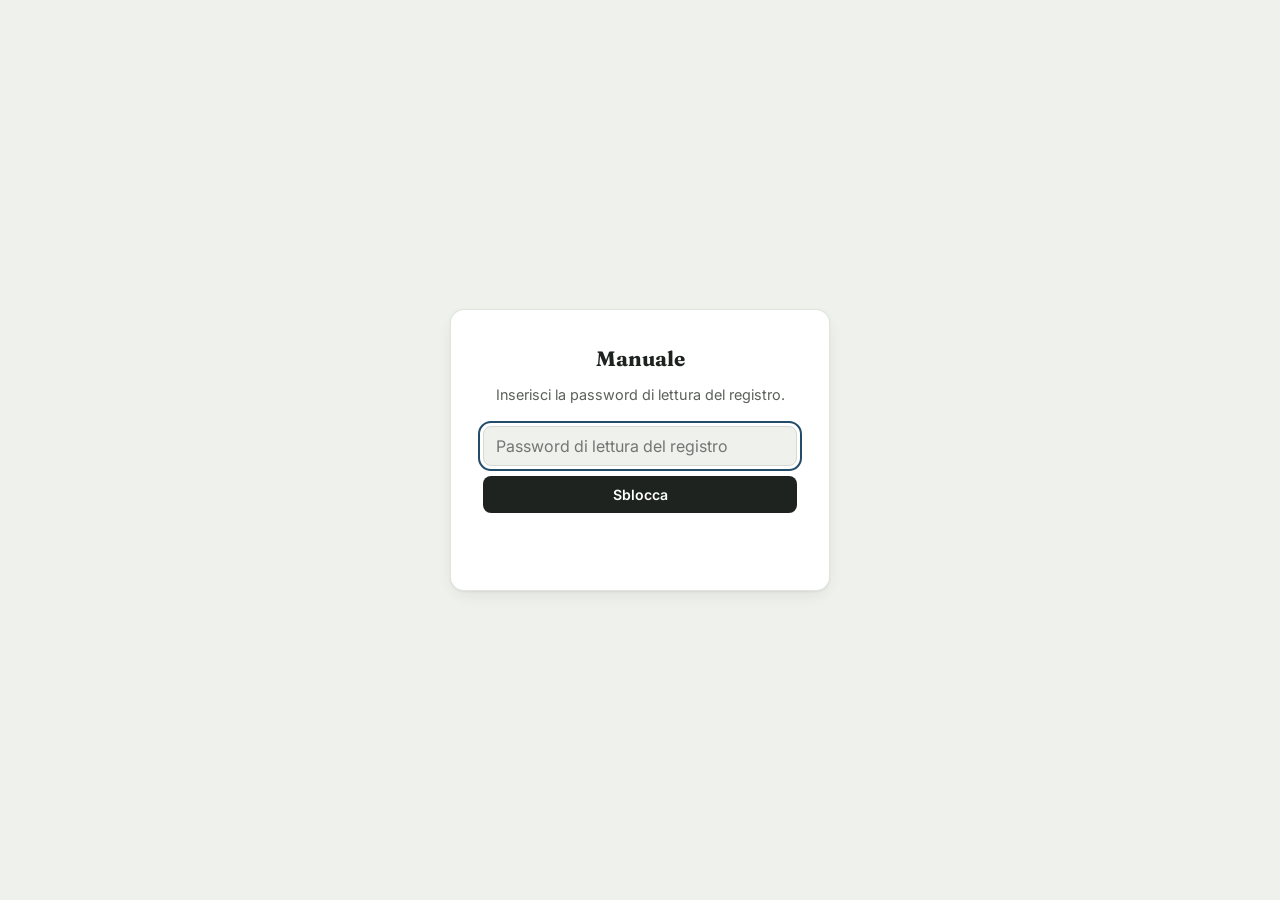
<file: manuale.html>
<!DOCTYPE html>
<html lang="it">
<head>
<meta charset="UTF-8">
<meta name="viewport" content="width=device-width, initial-scale=1.0, viewport-fit=cover">
<title>Manuale · Aste Scan</title>

<link rel="manifest" href="manifest.json">
<link rel="icon" href="favicon-32.png" sizes="32x32">
<link rel="apple-touch-icon" href="apple-touch-icon.png">
<meta name="theme-color" content="#ffffff">
<script src="tema.js?v=20261001"></script>
<script src="sessione.js?v=20261001"></script>

<link rel="preconnect" href="https://fonts.googleapis.com">
<link rel="preconnect" href="https://fonts.gstatic.com" crossorigin>
<link href="https://fonts.googleapis.com/css2?family=Fraunces:opsz,wght@9..144,400;9..144,500;9..144,600&family=Inter:wght@400;500;600;700&family=JetBrains+Mono:wght@400;500;600&display=swap" rel="stylesheet">

<!--
  manuale.html — manuale d'uso di tutto il sistema (registro, configurazione,
  statistiche, calendario, superanalisi, analisi delle perizie, OMI, processi automatici,
  notifiche, glossario). Pagina pubblica su GitHub Pages: NON deve contenere
  password, chiavi, token, indirizzi di servizi (monitoraggio, cron esterno),
  ID Telegram né il testo del prompt Gemini.
  Lo sblocco usa la stessa password di lettura del registro: nasconde la
  pagina a chi la apre dal browser, ma il testo resta nel file pubblicato
  (vedi la chat del 29/09/2026: accettato, il contenuto non è riservato).
  Va aggiornato insieme a ogni modifica che cambia una funzione descritta.
  Struttura: ogni argomento cercabile è una <section class="voce" id="...">
  dentro un <section class="capitolo">; la ricerca filtra le voci.
-->

<style>
  :root {
    --bg: #eef1ec;
    --surface: #ffffff;
    --surface-2: #e3e7e0;
    --border: #d5dad1;
    --primary: #234c6a;
    --primary-soft: rgba(35, 76, 106, .10);
    --secondary: #a15c3e;
    --secondary-soft: rgba(161, 92, 62, .10);
    --ok: #3f6b4a;
    --ok-soft: rgba(63, 107, 74, .12);
    --danger: #8b3d2e;
    --danger-soft: rgba(139, 61, 46, .10);
    --warn-soft: rgba(230, 162, 60, .16);
    --ink: #1e2320;
    --ink-muted: #5b615a;
    --ink-faint: #696f67;   /* 01/10/2026: prima #8c9289, contrasto 2,8:1 sullo sfondo; ora 4,5:1 */
    --font-display: 'Fraunces', Georgia, serif;
    --font-body: 'Inter', system-ui, -apple-system, sans-serif;
    --font-mono: 'JetBrains Mono', ui-monospace, monospace;
    --larghezza-indice: 290px;
  }
  * { box-sizing: border-box; }
  html { scroll-padding-top: 76px; }
  html, body { margin: 0; padding: 0; }
  body { background: var(--bg); color: var(--ink); font-family: var(--font-body); line-height: 1.6; -webkit-font-smoothing: antialiased; }
  a { color: var(--secondary); }
  :focus-visible { outline: 2px solid var(--primary); outline-offset: 3px; border-radius: 4px; }
  .nascosto { display: none !important; }

  /* Gate password (stessa password di lettura del registro) */
  .gate { position: fixed; inset: 0; background: var(--bg); display: flex; align-items: center; justify-content: center; z-index: 50; padding: 16px; }
  .riquadro-gate { max-width: 380px; width: 100%; background: var(--surface); border: 1px solid var(--border); border-radius: 12px; padding: 32px; text-align: center; }
  .riquadro-gate h2 { font-family: var(--font-display); font-size: 1.3rem; margin: 0 0 8px; }
  .riquadro-gate p { color: var(--ink-muted); font-size: .9rem; margin: 0 0 20px; }
  .riquadro-gate form { display: flex; flex-direction: column; gap: 10px; }
  input[type="password"], input[type="search"] { background: var(--bg); border: 1px solid var(--border); border-radius: 8px; padding: 9px 12px; font-family: var(--font-body); font-size: 1rem; color: var(--ink); }   /* 16 px: sotto, l'iPhone ingrandisce la pagina al tocco */
  .bottone { background: var(--ink); color: var(--surface); border: none; border-radius: 8px; padding: 10px 14px; font-family: var(--font-body); font-size: .88rem; font-weight: 600; cursor: pointer; }
  .messaggio-errore { color: var(--danger); font-size: .85rem; margin: 6px 0 0; min-height: 1em; }

  /* Barra di ricerca fissa */
  .barra { position: sticky; top: 0; z-index: 20; background: rgba(238, 241, 236, .96); backdrop-filter: blur(6px); border-bottom: 1px solid var(--border); }
  .barra-interna { max-width: 1240px; margin: 0 auto; padding: 10px 16px; display: flex; gap: 10px; align-items: center; }
  .barra input[type="search"] { flex: 1; min-width: 0; font-size: 1rem; padding: 10px 14px; background: var(--surface); }
  .conteggio-ricerca { font-size: .8rem; color: var(--ink-muted); white-space: nowrap; }
  .pulsante-indice { display: none; background: var(--surface); border: 1px solid var(--border); border-radius: 8px; padding: 9px 12px; font-weight: 600; cursor: pointer; font-family: var(--font-body); color: var(--ink); }
  .link-registro { font-size: .85rem; font-weight: 600; color: var(--ink); text-decoration: none; white-space: nowrap;
    background: var(--surface); border: 1px solid var(--border); border-radius: 8px; padding: 9px 12px; }
  .link-registro:hover { border-color: var(--primary); color: var(--primary); }

  /* Impaginazione: indice a sinistra, contenuto a destra */
  .impaginazione { max-width: 1240px; margin: 0 auto; display: grid; grid-template-columns: var(--larghezza-indice) minmax(0, 1fr); gap: 28px; padding: 0 16px; }
  nav.indice { position: sticky; top: 62px; align-self: start; max-height: calc(100vh - 70px); overflow-y: auto; padding: 18px 4px 40px 0; font-size: .86rem; }
  nav.indice ol { list-style: none; margin: 0; padding: 0; }
  nav.indice > ol > li { margin: 0 0 10px; }
  nav.indice > ol > li > a { font-weight: 700; color: var(--ink); text-decoration: none; }
  nav.indice ol ol { margin: 4px 0 0 10px; border-left: 2px solid var(--border); padding-left: 10px; }
  nav.indice ol ol li { margin: 2px 0; }
  nav.indice ol ol a { color: var(--ink-muted); text-decoration: none; }
  nav.indice a:hover { color: var(--primary); }
  nav.indice li.senza-risultati { display: none; }

  main { padding: 22px 0 120px; min-width: 0; }
  .intestazione { margin-bottom: 26px; }
  .eyebrow { font-family: var(--font-mono); font-size: .72rem; letter-spacing: .12em; text-transform: uppercase; color: var(--primary); margin: 0 0 8px; }
  h1 { font-family: var(--font-display); font-size: 2rem; margin: 0 0 8px; }
  .sottotitolo { color: var(--ink-muted); margin: 0; }
  .capitolo { margin-bottom: 34px; }
  .capitolo > h2 { font-family: var(--font-display); font-size: 1.5rem; margin: 0 0 14px; padding-bottom: 8px; border-bottom: 2px solid var(--border); }
  .voce { background: var(--surface); border: 1px solid var(--border); border-radius: 12px; padding: 16px 20px 12px; margin-bottom: 12px; }
  .voce h3 { font-size: 1.02rem; margin: 0 0 8px; display: flex; gap: 8px; align-items: baseline; }
  .voce h3 a.ancora { font-family: var(--font-mono); font-size: .75rem; color: var(--ink-faint); text-decoration: none; }
  .voce h3 a.ancora:hover { color: var(--primary); }
  .voce h4 { font-size: .78rem; font-weight: 700; letter-spacing: .06em; text-transform: uppercase; color: var(--primary); margin: 14px 0 6px; }
  .voce p { margin: 0 0 8px; }
  .voce ul, .voce ol { margin: 0 0 8px; padding-left: 20px; }
  .voce li { margin: 2px 0; }
  code, .mono { font-family: var(--font-mono); font-size: .84em; background: var(--surface-2); border-radius: 4px; padding: 1px 5px; }
  .formula { font-family: var(--font-mono); font-size: .86rem; background: var(--primary-soft); border-left: 3px solid var(--primary); padding: 8px 12px; border-radius: 6px; margin: 6px 0 10px; white-space: pre-wrap; }
  .nota { background: var(--warn-soft); border-radius: 8px; padding: 8px 12px; font-size: .9rem; margin: 6px 0 10px; }
  .stima { display: inline-block; font-size: .7rem; font-weight: 700; letter-spacing: .04em; color: var(--secondary); background: var(--secondary-soft); border-radius: 999px; padding: 0 7px; vertical-align: 1px; }
  .tabella-scroll { overflow-x: auto; margin: 6px 0 10px; }
  table { border-collapse: collapse; width: 100%; font-size: .88rem; }
  th, td { text-align: left; padding: 6px 8px; border-bottom: 1px solid var(--border); vertical-align: top; }
  th { font-size: .74rem; color: var(--ink-faint); text-transform: uppercase; letter-spacing: .04em; font-weight: 600; }
  mark { background: #ffe58a; color: inherit; border-radius: 2px; padding: 0 1px; }
  .nessun-risultato { background: var(--surface); border: 1px dashed var(--border); border-radius: 12px; padding: 24px; text-align: center; color: var(--ink-muted); }
  /* Tasto "torna su": lo aggiunge menu.js, uguale a quello del registro.
     Con l'indice aperto su telefono resta nascosto (starebbe sopra il velo). */
  body.indice-aperto .menu-torna-su { display: none; }

  @media (max-width: 900px) {
    .impaginazione { grid-template-columns: minmax(0, 1fr); padding: 0 16px; }
    .pulsante-indice { display: inline-block; }
    /* Su telefono il pulsante per tornare al registro è solo "←". */
    .link-registro { padding: 9px 11px; }
    .link-registro .testo-lungo { display: none; }
    /* align-self: stretch e altezza esplicita: con "start" (quello del
       computer) un pannello fisso prende l'altezza del contenuto invece che
       dello schermo, non scorre, e il dito fa scorrere la pagina dietro. */
    nav.indice { position: fixed; top: 58px; left: 0; bottom: 0; align-self: stretch; height: calc(100vh - 58px); height: calc(100dvh - 58px);
      width: min(88vw, 340px); max-height: none; overflow-y: auto; overscroll-behavior: contain; -webkit-overflow-scrolling: touch;
      background: var(--surface); border-right: 1px solid var(--border); padding: 16px 16px 40px; z-index: 30; transform: translateX(-105%); transition: transform .2s; box-shadow: 4px 0 20px rgba(0,0,0,.08); }
    nav.indice.aperto { transform: translateX(0); }
    /* Con l'indice aperto la pagina dietro resta ferma; il velo lo chiude al tocco. */
    body.indice-aperto { overflow: hidden; }
    .velo-indice { position: fixed; top: 58px; left: 0; right: 0; bottom: 0; background: rgba(30, 35, 32, .28); z-index: 29; }
    h1 { font-size: 1.55rem; }
    .voce { padding: 14px 14px 10px; }
  }
  @media print {
    .barra, nav.indice, .gate { display: none !important; }
    .impaginazione { display: block; }
    .voce { break-inside: avoid; }
  }
</style>
<link rel="stylesheet" href="colori.css?v=20261001b">
<link rel="stylesheet" href="grafica-app.css?v=20261001">
</head>
<body>
<script src="menu.js?v=20261003"></script>

<div id="gate" class="gate">
  <div class="riquadro-gate">
    <h2>Manuale</h2>
    <p id="testo-gate">Verifica dell'accesso…</p>
    <form id="modulo-gate" class="nascosto" onsubmit="event.preventDefault(); sblocca();">
      <input type="password" id="campo-password" autocomplete="current-password" placeholder="Password di lettura del registro" aria-label="Password di lettura del registro">
      <button class="bottone" type="submit">Sblocca</button>
      <p id="errore-gate" class="messaggio-errore"></p>
    </form>
  </div>
</div>

<div id="pagina" class="nascosto">
  <div class="barra">
    <div class="barra-interna">
      <button type="button" class="pulsante-indice" onclick="alternaIndice()" aria-label="Apri l'indice">☰ Indice</button>
      <input type="search" id="campo-ricerca" placeholder="Cerca nel manuale: un campo, un valore, un'abbreviazione… (tasto /)" autocomplete="off" aria-label="Cerca nel manuale">
      <span class="conteggio-ricerca" id="conteggio-ricerca"></span>
      <a class="link-registro" href="index.html" title="Torna al registro" aria-label="Torna al registro">←<span class="testo-lungo"> Registro</span></a>
    </div>
  </div>

  <div class="impaginazione">
    <nav class="indice" id="indice" aria-label="Indice"></nav>
    <div class="velo-indice nascosto" id="velo-indice" onclick="chiudiIndice()"></div>

    <main id="contenuto">
      <div class="intestazione">
        <p class="eyebrow">Manuale di utilizzo</p>
        <h1>Scansione aste giudiziarie — come funziona tutto</h1>
        <p class="sottotitolo">Ogni pagina, campo, pulsante, calcolo e processo automatico del sistema, con la logica usata. Scrivi nella
          casella in alto una parola che non capisci (es. "offerta massima", "prezzo-valore", "F/5", "classe C", "fascia OMI") per vedere solo le voci che ne parlano.
          Ogni voce ha un link permanente (il simbolo # accanto al titolo).</p>
      </div>

<section class="capitolo" id="sistema">
  <h2>1. Come funziona il sistema</h2>

  <section class="voce" id="sistema-panoramica">
    <h3>Panoramica: dal PVP al registro</h3>
    <p>Il sistema cerca da solo le aste giudiziarie immobiliari, ne legge la perizia con un'intelligenza artificiale (Gemini di Google),
      calcola alcuni indicatori e mette tutto nel <strong>registro</strong> (<code>index.html</code>). I passi, in ordine:</p>
    <ol>
      <li><strong>Ricerca sul PVP</strong> (Portale delle Vendite Pubbliche): lo <em>scanner</em> interroga il portale con i filtri scelti in
        <a href="#config-area">Configurazione</a> (area, prezzo, tipologia) e raccoglie gli annunci.</li>
      <li><strong>Esclusione dei doppioni</strong>: le aste già analizzate con successo vengono saltate; quelle presenti ma mai analizzate
        bene vengono <em>ritentate per prime</em>; quelle con un'analisi in corso (batch) vengono saltate. Le aste da analizzare vengono poi
        messe in ordine: prima quelle da riprovare, poi le altre, in entrambi i gruppi <strong>dalla vendita più vicina</strong> (in fondo
        quelle senza data). Se un giro si ferma prima della fine (tetto di tempo o di aste, PVP che non risponde) di solito restano fuori
        le più lontane, che il giro successivo ritrova, e non quelle che stanno per scadere. Non vale se lo stop arriva mentre si lavorano
        ancora le aste da riprovare, che passano comunque davanti, né per le aste di un blocco il cui invio non riesce: per questo i
        messaggi riportano le date di vendita.</li>
      <li><strong>Ricerca del documento</strong>: per ogni asta nuova si cerca la <a href="#analisi-ricerca-perizia">perizia di stima</a>
        (allegati PVP, siti delle vendite, astegiudiziarie); se non c'è, si ripiega sull'avviso di vendita.</li>
      <li><strong>Analisi della perizia</strong> con Gemini: estrae i fatti (superfici, quota, occupazione, abusi, valori del CTU…) con
        pagina e citazione. Vedi il capitolo <a href="#analisi">Analisi della perizia</a>.</li>
      <li><strong>Calcoli e scrittura nel database</strong>: margine lordo, €/mq, livello di ristrutturazione, punteggio; l'asta compare nel
        registro e arriva una <a href="#notifiche">notifica Telegram</a>.</li>
      <li><strong>Dopo il giro</strong>: <a href="#orari-ricontrollo">ricontrollo delle perizie</a> per le aste ancora senza perizia (se acceso in Configurazione),
        <a href="#orari-storico">storico delle aste</a> dal PVP, <a href="#omi-assegnazione">assegnazione dei valori OMI</a>, e il <a href="#orari-promemoria-omi">promemoria OMI</a> quando esce un nuovo semestre.</li>
    </ol>
    <p>Poi ci sei tu: nel registro filtri, metti le stelle alle aste interessanti, apri la <a href="#superanalisi">Superanalisi</a> per il conto
      completo dell'operazione, e ricevi i <a href="#orari-preferiti">promemoria</a> prima delle vendite. Nel <a href="#calendario">Calendario</a> vedi tutte le
      date importanti (vendite, visite, scadenze) in un colpo d'occhio.</p>
  </section>

  <section class="voce" id="sistema-pagine">
    <h3>Le pagine del sistema</h3>
    <div class="tabella-scroll"><table>
      <thead><tr><th>Pagina</th><th>A cosa serve</th><th>Password</th></tr></thead>
      <tbody>
        <tr><td><a href="#registro">Registro</a> (<code>index.html</code>)</td><td>Elenco e mappa delle aste, filtri, stelle, note, costi stimati</td><td>lettura (se attiva) per aprirlo; scrittura per stelle, scarti, note, link, correzioni</td></tr>
        <tr><td><a href="#config">Configurazione</a> (<code>config.html</code>)</td><td>Filtri dello scanner, orari, modelli, avvio manuale dei processi, password</td><td>scrittura</td></tr>
        <tr><td><a href="#statistiche">Statistiche</a> (<code>statistiche.html</code>)</td><td>Numeri del registro, perizie analizzate, consumo Gemini in token, costi Gemini stimati, operazioni</td><td>scrittura</td></tr>
        <tr><td><a href="#superanalisi">Superanalisi</a> (<code>superanalisi.html?id=…</code>)</td><td>Dettaglio di un'asta: perizia, valore di rivendita, conto, seconda opinione AI</td><td>scrittura</td></tr>
        <tr><td><a href="#gruppo">Superanalisi di gruppo</a></td><td>Classifica di 2-10 aste selezionate e prompt per un'AI esterna</td><td>scrittura</td></tr>
        <tr><td><a href="#superanalisi-risultati">Risultato superanalisi</a> (<code>risultato-superanalisi.html?id=…</code>)</td><td>Un risultato di un'AI esterna salvato, a tutta pagina, solo lettura</td><td>lettura del registro</td></tr>
        <tr><td><a href="#calendario">Calendario</a> (<code>calendario.html</code>)</td><td>Tutte le date delle aste con la stella o con dati tuoi (vendite, visite, scadenze, passi dell'operazione) in vista anno, mese, settimana, giorno e agenda; solo lettura</td><td>lettura del registro</td></tr>
        <tr><td>Manuale (<code>manuale.html</code>)</td><td>Questa pagina</td><td>lettura del registro</td></tr>
      </tbody>
    </table></div>
  </section>

  <section class="voce" id="sistema-navigazione">
    <h3>Muoversi tra le pagine: menu, tasto Indietro, stessa scheda</h3>
    <ul>
      <li><strong>Menu in cima a ogni pagina</strong>: "Registro · Configurazione · Statistiche · Calendario · Manuale", con la pagina attuale evidenziata. Scorre via
        con la pagina.</li>
      <li><strong>Tasto Indietro</strong> (del telefono o del browser): nel registro chiude la finestra dei dettagli, il confronto o il pannello dei filtri,
        invece di uscire dal registro. Passando da un'asta all'altra con le frecce non si accumulano passi: un solo Indietro chiude la scheda. Anche la ✕
        e il tocco fuori chiudono allo stesso modo.</li>
      <li><strong>Stessa scheda</strong>: Superanalisi, Superanalisi di gruppo e i risultati delle AI si aprono nella stessa scheda del registro.
        "← Dettaglio asta" e "← Registro" tornano indietro: il registro ricompare com'era (se il browser l'ha tolto dalla memoria lo ricarica e riapre la
        scheda dell'asta). In una nuova scheda si aprono solo le pagine esterne: PVP, perizia, Google Maps, siti dei gestori, chat delle AI.</li>
      <li><strong>Link diretto a un'asta</strong> (<code>index.html#ID</code>, per esempio da Telegram o da un link condiviso): apre la scheda; Indietro porta al
        registro.</li>
      <li><strong>Esc</strong> (computer) chiude dettagli, confronto e pannello dei filtri.</li>
    </ul>
  </section>

  <section class="voce" id="sistema-password">
    <h3>Password: di lettura e di scrittura, blocco dopo 5 errori</h3>
    <ul>
      <li><strong>Password di scrittura</strong>: una sola password per Configurazione, Statistiche, Superanalisi e per tutte le modifiche
        nel registro (stella, scarto, nota, link utili, rendita e spese condominiali, azioni in blocco). Si cambia in
        <a href="#config-password">Configurazione → Cambia password</a> (almeno 6 caratteri).</li>
      <li><strong>Password di lettura</strong> (facoltativa): se attiva, serve per <em>aprire</em> il registro, il calendario e questo manuale. Si attiva o
        disattiva in <a href="#config-password-lettura">Configurazione</a>.</li>
      <li><strong>Ricordata sul dispositivo</strong>: una password corretta viene memorizzata nel browser di quel dispositivo e riusata
        alle visite successive (viene ricontrollata col server). Sbloccare Configurazione sblocca anche Statistiche e Superanalisi.</li>
      <li><strong>Blocco dei tentativi</strong>: dopo <strong>5 password sbagliate di fila</strong> scatta un <strong>blocco di 15 minuti</strong>
        (messaggio "Troppi tentativi errati: riprova tra N minuti"). Durante il blocco è rifiutata anche la password giusta. Premere Invio conta
        un solo tentativo. I contatori di lettura e scrittura sono separati.</li>
      <li><strong>Dispositivi fidati</strong>: il primo accesso con la password giusta rende <em>fidato</em> quel telefono o computer (per quella
        password; fidato per la scrittura vale anche per la lettura). Ogni browser conta come un dispositivo a sé: su iPhone l'app sulla schermata
        Home e Safari sono due dispositivi diversi. Un dispositivo fidato non viene mai bloccato: se qualcuno prova password a caso restano bloccati solo i dispositivi nuovi, non i tuoi.
        Un dispositivo non usato per 90 giorni torna "nuovo". Da <a href="#config-dispositivi">Configurazione → Sicurezza → Dispositivi</a> puoi
        uscire da quello che stai usando o scollegare tutti gli altri; anche cambiare una password scollega gli altri.</li>
      <li><strong>Cifrate nel database</strong>: le due password sono salvate cifrate (non si possono rileggere, solo reimpostare). Se le dimentichi o
        resti bloccato, si reimpostano o si sblocca il blocco dall'editor SQL di Supabase con le righe pronte in fondo al file SQL della sicurezza.</li>
      <li>I processi automatici (scanner, controlli) non usano queste password: hanno un accesso di servizio proprio.</li>
      <li><strong>Protezione dei dati</strong>: aste e analisi, stelle e scarti, note, link utili e configurazione si leggono dal database
        <strong>solo con la password</strong>: quella di lettura per il registro e il calendario, quella di scrittura per Superanalisi, Superanalisi di gruppo e
        Configurazione. Senza password il database risponde con un elenco vuoto. Se <strong>disattivi</strong> la password di lettura, i dati del
        registro tornano leggibili da chiunque abbia il link.</li>
    </ul>
    <p class="nota">Nota su questo manuale: qui la password nasconde solo la pagina, perché il testo è scritto nel file pubblicato (non viene dal
      database). Per questo nel manuale non ci sono password, chiavi, indirizzi dei servizi né dati delle aste.</p>
  </section>

  <section class="voce" id="sistema-cronologia">
    <h3>Cronologia delle modifiche: i tuoi dati si possono recuperare</h3>
    <p>Dal 29/09/2026 il database conserva la versione <strong>precedente</strong> dei dati che inserisci a mano ogni volta che vengono cambiati o
      cancellati, da qualunque parte (pagine, scanner, "Elimina aste scadute", modifiche a mano):</p>
    <ul>
      <li>nota e i tuoi link; preferita/scartata; visite (stato, data e ora, dettagli); risultati delle AI esterne (testo compreso);
        correzioni di rendita, spese condominiali e valore di rivendita; livello e importo dei lavori scelti da te; operazioni (passo, numeri,
        checklist e note delle voci, dal 30/09/2026);</li>
      <li>non i dati letti dallo scanner (analisi, prezzi, storico PVP) e non le password;</li>
      <li>ogni voce dice quando, cosa è cambiato, se è stato dalle pagine, dallo scanner o a mano, e con quale operazione;</li>
      <li>le voci più vecchie di <strong>12 mesi</strong> si cancellano da sole; lo spazio occupato è di pochi MB l'anno.</li>
    </ul>
    <p>Per ora la cronologia si consulta e si ripristina solo dal database, su richiesta (non dalle pagine). Nelle pagine, subito dopo un salvataggio o
      una rimozione di nota, link o correzioni dei costi, c'è anche il più rapido "Annulla" per 3 secondi.</p>
  </section>

  <section class="voce" id="sistema-backup">
    <h3>Backup: codice e database</h3>
    <ul>
      <li><strong>Codice</strong>: i due repository su GitHub conservano ogni versione. I punti di ritorno con un nome sono i <strong>tag</strong>
        <code>backup-AAAA-MM-GG</code>, con lo stesso nome nei due repository (il primo è <code>backup-2026-10-01</code>): su GitHub stanno in "Tags", con lo zip
        di quello stato. Conviene metterne uno nei momenti stabili e prima dei lavori grossi.</li>
      <li><strong>Database</strong>: il backup parte <strong>da solo l'1 e il 16 di ogni mese</strong>, verso le 4-5 del mattino (anche con qualche ora di
        ritardo), e a mano dal repository privato, pagina <strong>Actions → "Backup database" → Run workflow</strong>. Circa 2 minuti GitHub a backup, sola
        lettura. Alla fine, in fondo alla pagina del run, sotto "Artifacts", c'è lo zip <code>backup-database-data_ora</code> con:
        <code>database.dump</code> (tutto lo schema "public": tabelle, dati, funzioni, permessi e regole di accesso), <code>struttura.sql</code> (solo la
        struttura, leggibile), <code>righe_per_tabella.txt</code> e <code>LEGGIMI.txt</code> con il comando di ripristino.</li>
      <li>Su GitHub restano <strong>gli ultimi due zip</strong>: quando un backup riesce, cancella quelli più vecchi (lo spazio del piano gratuito è limitato
        e uno zip pesa circa 77 MB). Se un backup non riesce, i precedenti non vengono toccati e restano al massimo 90 giorni. Quello da conservare più a
        lungo va scaricato sul PC. Contiene anche le password cifrate: non va passato ad altri.</li>
      <li><strong>Avviso Telegram</strong> a ogni backup: "💾 Backup del database riuscito" con data, peso, numero di aste, quanti backup più vecchi ha
        cancellato, lo spazio occupato su GitHub da tutti gli zip (su 500 MB del piano gratuito) e due link: "⬇️ Scarica lo zip" (download diretto, da
        loggato su GitHub) e "Apri il run"; oppure "❌ Backup del database NON riuscito" con il link per vedere l'errore.</li>
      <li>GitHub non ha una pagina unica con tutti gli zip: ognuno sta in fondo alla pagina del suo run (Actions → "Backup database" → il run → "Artifacts"),
        dove l'icona del cestino lo cancella a mano. Di norma non serve: la pulizia è automatica e lo spazio occupato è scritto in ogni avviso Telegram.</li>
      <li>Il backup usa il segreto <code>SUPABASE_DB_URL</code> del repository (stringa di connessione "Session pooler" di Supabase con la password del
        database): se la password del database cambia, va aggiornato anche il segreto.</li>
      <li>Non sono nel backup: i segreti di GitHub e di Supabase, e le Edge Function pubblicate (le copie sono nel repository privato).</li>
    </ul>
  </section>

  <section class="voce" id="sistema-aspetto-app">
    <h3>Aspetto "da app", suoni e vibrazione</h3>
    <ul>
      <li><strong>Sul telefono</strong> (aperto dalla schermata Home come app): la pagina usa tutto lo schermo rispettando i bordi dell'iPhone; niente
        riquadro grigio quando tocchi; card e pulsanti si "abbassano" un attimo al tocco.</li>
      <li><strong>Vetro</strong>: l'intestazione dei dettagli, la barra "Cerca / Filtri", la barra di selezione, il pannello dei filtri e l'indice della
        Superanalisi sono semitrasparenti e sfocati: il contenuto che scorre sotto si intravede. Dietro una finestra aperta lo sfondo è sfocato.</li>
      <li><strong>Riquadri sollevati</strong>: card e riquadri hanno angoli più arrotondati e un'ombra morbida.</li>
      <li><strong>Caricamento</strong>: mentre il registro legge il database compaiono sagome di card con un luccichio; poi la griglia compare con una breve
        dissolvenza. Con "Riduci movimento" attivo sul telefono niente animazioni.</li>
      <li><strong>Passaggio tra le pagine</strong>: la pagina nuova entra con una breve dissolvenza (Safari iOS 18.2 o successivo, Chrome recente; altrove
        il cambio di pagina di sempre).</li>
      <li><strong>Messaggi in basso</strong> ("salvata", "Annulla", errori): riquadro scuro a vetro con angoli ampi, che entra dal basso; "Annulla" è una
        pillola chiara. Il cerchio di "trascina per aggiornare" è a vetro e resta sotto la tacca dell'iPhone.</li>
      <li><strong>Tema scuro</strong>: tutte le pagine hanno anche i colori scuri (sfondo quasi nero, card grigio scuro, colori schiariti per restare
        leggibili; la mappa si scurisce con un filtro, con colori approssimati). Si sceglie da <a href="#config-tema">Configurazione → Tema</a>:
        Automatico (segue il dispositivo), Chiaro o Scuro. In stampa e nei PDF resta sempre chiaro.</li>
      <li><strong>Avvio</strong>: aprendo l'app dalla schermata Home dell'iPhone compare subito l'icona su sfondo chiaro o scuro (secondo il tema del
        telefono) invece del lampo bianco. Immagini per gli iPhone da SE 2 a 16 Pro Max; iPhone le legge quando aggiungi l'app alla schermata Home, quindi
        per vederle la prima volta va tolta e riaggiunta.</li>
      <li><strong>Suoni e vibrazione</strong>: si accendono e spengono da <a href="#config-suoni">Configurazione</a>, per ogni dispositivo.</li>
    </ul>
  </section>

  <section class="voce" id="sistema-costi">
    <h3>Costi: Gemini e minuti GitHub</h3>
    <ul>
      <li><strong>Gemini</strong> (Google) si paga a consumo: ogni perizia analizzata costa. Il costo cresce con le dimensioni della perizia e
        con le <a href="#analisi-perizie-aggiuntive">perizie aggiuntive</a>. Il consumo in token e una stima del saldo sono in <a href="#stat-consumo">Statistiche → Consumo Gemini</a> e <a href="#stat-ricariche">Costi Gemini</a>.</li>
      <li><strong>Claude</strong> (Anthropic) al posto di Gemini: <em>lo scegli tu</em>. Chi legge le perizie è deciso dal parametro
        <code>provider_analisi</code> della tabella <code>config</code>: <code>gemini</code> (predefinito, tutto come sempre) oppure
        <code>claude</code>, che usa il credito mensile prepagato di Anthropic (serve il secret <code>ANTHROPIC_API_KEY</code> nel repository
        dello scanner: senza, il giro si ferma con un avviso). Si sceglie in <a href="#config-modelli">Configurazione → Analisi →
        «Provider e modelli» → «Chi legge le perizie»</a>, e vale dal giro successivo.
        <strong>Il sistema non passa mai da solo dall'uno all'altro</strong>: con <code>claude</code> Gemini non viene mai chiamato, quindi non
        c'è nessuna spesa Gemini senza una tua scelta. Un valore scritto male ferma il giro con un avviso (non ricade su Gemini).
        <ul>
          <li><em>Cosa cambia con Claude</em>: le perizie si analizzano una per una dentro il giro, oppure in batch se accendi
            <a href="#config-modelli">«Con Claude: analisi in batch»</a> (punto qui sotto); «cerca su tutta Italia»
            funziona come le altre ricerche (dal 12/10/2026: prima con Claude non partiva), in batch con la casella accesa e una per
            una, a prezzo pieno ed entro il tetto di tempo, con la casella spenta (in quel caso la pagina di Configurazione lo ricorda in
            alto, in rosso: fino a 100 aste partono senza chiedere e un giro può durare due ore); il
            <a href="#orari-ricontrollo">ricontrollo delle perizie</a> (pulsante «Ricontrolla N aste» e, se acceso, fine giro) non dipende
            da questa scelta: va sempre in batch con il provider scelto nella card «Ricerca della perizia».</li>
          <li><em>Claude in batch</em> (casella «Con Claude: analisi in batch», spenta in partenza): lo scanner analizza subito la prima
            asta, come prova che Claude funziona, poi cerca i documenti delle altre, li invia in uno o più batch ed esce. Le analisi in batch
            costano la metà (la prova è a prezzo pieno) e il giro dura meno, perché la lettura delle perizie non avviene più dentro il giro. I risultati li ritira il
            <a href="#orari-batch">controllo batch</a>, di solito entro 1-2 ore (al massimo 24): notifica singola per le aste migliori e un
            riepilogo con tutte, il consumo e la stima in dollari. In un giro partono in batch al massimo 150 aste (le altre al giro dopo) e,
            allo scadere del tetto di tempo, parte quanto raccolto. Se Claude si ferma durante la prova nessun batch parte. Se in coda c'è un
            batch Claude inviato da più di 6 ore e non ancora ritirato, il giro non parte e arriva un avviso: prima della ricerca sul PVP e
            senza consumare un'eventuale scelta dal conteggio. Una risposta arrivata ma inutilizzabile conta nei 3
            tentativi dell'asta, come sempre; se invece il problema è di Claude (credito, chiave) le aste non vengono scritte e non perdono
            tentativi. In un batch non esiste "fermati alla terza risposta inutilizzabile": per questo c'è la prova sulla prima asta.</li>
          <li><em>Se Claude ha un problema</em> (credito o limite di spesa finiti, chiave non valida, nessuna risposta dopo qualche tentativo,
            più risposte inutilizzabili di fila): il giro si ferma e arriva <em>un</em> messaggio Telegram con la causa e il rimando a
            Configurazione per passare a Gemini, se lo vuoi (se prima dello stop qualche asta era già stata analizzata, segue un secondo
            messaggio con il loro elenco). Il controllo avviene prima della ricerca sul PVP, per non sprecare minuti di GitHub. Le aste non ancora tentate non vengono
            salvate né perdono tentativi: restano da analizzare e, quelle già nel registro, passano per prime al giro successivo. Due
            eccezioni: l'asta su cui Claude ha smesso di rispondere viene salvata come «da riprovare» (se al giro dopo succede di nuovo
            passa tra le «non leggibili», così non ferma più i giri); una risposta arrivata ma inutilizzabile conta nei 3 tentativi
            dell'asta, come per Gemini.</li>
          <li><em>Perizie che Claude non può leggere</em> (troppo grandi o con troppe pagine). Dal 31/10/2026 un PDF più pesante di quanto
            Claude accetta per un singolo file (circa 24 MB) viene diviso per pagine in più parti, inviate insieme nella stessa analisi:
            restano «non leggibili» solo le perizie che non si riescono a dividere, quelle oltre circa 90 MB in tutto o oltre 600 pagine.
            In questi casi l'asta è salvata come «non leggibile da Claude»,
            compare nel messaggio di fine giro e nei giri successivi viene saltata senza rifare ricerca e download; passando a Gemini viene
            ripresa normalmente. La nota riporta il modello usato: cambiando modello di Claude quelle aste vengono riprovate. Una perizia
            che Claude non può leggere, se è condivisa da più lotti, viene inviata una volta sola per giro (nel batch invece ogni lotto è
            una richiesta a sé: se la perizia non è leggibile viene rifiutata senza costo).</li>
          <li><em>Tetto di tempo</em>: dopo circa due ore il giro smette di iniziare nuove aste e si chiude in ordine; le rimanenti ripartono al
            giro successivo. Se il giro era partito da una scelta dopo il conteggio, che vale per un giro solo, le aste rimaste vanno
            scelte di nuovo (il messaggio lo dice).</li>
        </ul>
        Nella notifica la riga "Modello AI" dice chi ha letto la perizia. Il consumo di Claude per ora è nel registro di esecuzione (log) del
        processo, non in Statistiche; compare anche nel messaggio Telegram che arriva quando il giro si ferma, quando ci sono aste rimaste
        indietro riprovate o perizie non leggibili, e nel riepilogo di ogni batch ritirato. Il saldo vero si controlla nella Console Anthropic. Attenzione: per ora il
        <a href="#stat-ricariche">saldo stimato di Gemini</a> può scendere anche per le perizie lette da Claude.</li>
      <li><strong>Batch</strong>: le analisi inviate "in blocco" costano circa la metà ma arrivano dopo (di solito 20-30 minuti con Gemini e 1-2 ore con Claude, al massimo 24 ore).
        Vedi <a href="#orari-batch-o-sincrono">Batch o subito</a>.</li>
      <li><strong>Nessuna spesa</strong> per: asta già analizzata (anche se la stessa perizia è su un altro annuncio dello stesso lotto: si riusa
        l'analisi), modalità "solo conteggio", ricerca del documento, calcoli del registro e della superanalisi, notifiche preferiti, OMI.</li>
      <li><strong>Minuti GitHub Actions</strong>: i processi automatici girano sui server di GitHub, che conta i minuti di esecuzione
        (arrotondati per eccesso al minuto). Lo scanner è il più lungo; i controlli batch e i promemoria durano pochi secondi.</li>
    </ul>
  </section>
</section>
<section class="capitolo" id="orari">
  <h2>2. Orari e processi automatici</h2>

  <section class="voce" id="orari-riepilogo">
    <h3>Tabella degli orari</h3>
    <div class="tabella-scroll"><table>
      <thead><tr><th>Processo</th><th>Quando parte</th><th>Durata tipica</th><th>Costo di analisi (Gemini o Claude)</th></tr></thead>
      <tbody>
        <tr><td><a href="#orari-scanner">Scanner</a></td><td>Agli orari scelti in <a href="#config-pianificazione">Configurazione → Pianificazione</a> (10:00 e/o 16:00, ora italiana, nei giorni scelti; predefinito lun-ven alle 10:00). A mano con "Avvia scanner ora".</td><td>minuti (dipende dalle aste nuove)</td><td>sì, per le aste nuove</td></tr>
        <tr><td><a href="#orari-ricontrollo">Ricontrollo perizie</a> (tutto il registro)</td><td>A mano con "Ricontrolla N aste"; da solo alla fine di ogni giro dello scanner se la casella della card «Ricerca della perizia» è accesa (spenta in partenza)</td><td>15-30 s per asta, fino al massimo per avvio scelto nella card (predefinito 50; stima non misurata)</td><td>solo per le perizie nuove, in batch (Claude o Gemini)</td></tr>
        <tr><td><a href="#orari-storico">Storico delle aste</a></td><td>Alla fine di ogni giro dello scanner</td><td>al massimo 4 minuti per giro (circa 3-8 s per asta); di solito meno di un minuto</td><td>no</td></tr>
        <tr><td><a href="#omi-assegnazione">Assegnazione OMI</a></td><td>Alla fine di ogni giro dello scanner; dopo un controllo batch che ha trovato batch; dopo un'importazione OMI</td><td>secondi</td><td>no</td></tr>
        <tr><td><a href="#orari-promemoria-omi">Promemoria OMI</a></td><td>A ogni giro dello scanner (una sola notifica per semestre)</td><td>—</td><td>no</td></tr>
        <tr><td><a href="#orari-batch">Controllo batch</a></td><td>Ogni ora solo se serve (batch in sospeso, alle 7 e alle 9, attorno a una visita confermata); a mano con "Controlla batch ora"</td><td>meno di 1 minuto se non c'è nulla</td><td>no (i batch sono già pagati all'invio)</td></tr>
        <tr><td><a href="#orari-visite">Promemoria delle visite</a></td><td>A ogni controllo batch (sempre alle 7 e alle 9): 3 giorni e 1 giorno prima dalle 9:00, il giorno stesso dalle 7:00, circa 2 ore prima; solleciti dalle 9:00</td><td>secondi</td><td>no</td></tr>
        <tr><td><a href="#orari-operazioni">Promemoria delle operazioni</a></td><td>A ogni controllo batch (sempre alle 7 e alle 9): termine delle offerte, giorno dell'asta, esito, scadenza del saldo</td><td>secondi</td><td>no</td></tr>
        <tr><td><a href="#orari-preferiti">Promemoria preferiti</a></td><td>Ogni giorno alle 10:30 (ora italiana); a mano con "Controlla preferiti ora"</td><td>meno di 1 minuto</td><td>no</td></tr>
      </tbody>
    </table></div>
    <p>Gli avvii automatici sono dati da un servizio esterno di pianificazione (cron esterno, gratuito), che chiama GitHub Actions agli orari
      giusti. Non si usa il pianificatore interno di GitHub perché si è dimostrato inaffidabile (partenze con ore di ritardo).</p>
  </section>

  <section class="voce" id="orari-scanner">
    <h3>Scanner: quando e come parte</h3>
    <ul>
      <li>Il cron esterno chiama lo scanner agli orari possibili (10:00 e 16:00). A ogni chiamata un controllo leggero decide se partire davvero:
        <ol>
          <li>se la <a href="#config-pianificazione">scansione automatica</a> è disattivata, non parte;</li>
          <li>se oggi non è uno dei giorni scelti, non parte (nessun giorno scelto = tutti i giorni);</li>
          <li>parte se l'ora italiana è tra l'orario scelto e 20 minuti dopo (tolleranza) e quello "slot" (data + orario) non è già stato eseguito;</li>
          <li>prima di partire segna lo slot come "preso": così una scansione lunga non viene lanciata due volte. Se poi fallisce, quello slot non viene
            ritentato: le aste verranno ritrovate al giro successivo.</li>
        </ol></li>
      <li>Con "▶ Avvia scanner ora" (Configurazione) parte <strong>sempre</strong>, ignorando giorni, orari e l'interruttore della pianificazione.</li>
      <li><strong>Sopra 100 aste da analizzare lo scanner chiede conferma</strong>, con qualunque ricerca e con ogni avvio, pianificato o a mano.
        Non analizza nulla: salva l'elenco e manda "✋ Scanner aste: N aste da analizzare, non parto da solo", con il link per scegliere in
        <a href="#config-conteggio-in-attesa">Configurazione</a>. Fino a 100 il giro parte come sempre. Il resto del giro (ricontrollo perizie,
        storico, OMI) prosegue normalmente. Finché le aste da analizzare restano più di 100, ogni giro si ferma lì e lo richiede: nel
        frattempo nessuna asta nuova viene analizzata, nemmeno le poche della zona abituale. Con Claude il numero è al netto delle perizie
        già note come non leggibili. Un giro nato dalla tua scelta non richiede di nuovo.</li>
      <li>Due scansioni non girano mai insieme: se ne arriva una mentre l'altra è in corso, aspetta.</li>
      <li>Se il database non risponde, lo scanner si ferma subito senza spendere nulla e manda "⛔ Scanner aste interrotto".</li>
      <li>Se non risponde la ricerca del PVP, arriva "⛔ Scanner aste: PVP non raggiungibile" e il giro risulta fallito su GitHub (prima sembrava un
        giro senza aste nuove). Se si ripete per più giri, il PVP potrebbe aver cambiato l'indirizzo interno della ricerca. Vale per la prima
        pagina letta, anche quando con "vendita vicina" non è la prima dei risultati. Se invece il PVP va in errore <strong>a metà lettura</strong>,
        la ricerca si ferma lì e il giro prosegue con le aste già lette, ma non in silenzio: arriva "⚠️ Scanner aste: ricerca incompleta",
        con il motivo e quante aste sono state lette (nel conteggio, e quando non ci sono aste nuove da analizzare, l'avviso è dentro
        quel messaggio, tra i filtri). Restano fuori le più vicine alla vendita (si legge dalle più lontane): lo scanner ci
        riprova alla ricerca successiva. Un giro avviato da una scelta dopo il conteggio non rifà la ricerca: lavora sull'elenco di quel
        conteggio.</li>
      <li>Se il PVP non risponde sulla pagina di un singolo annuncio (non arrivano i dati dell'annuncio, né file, né siti), l'asta non è
        trattata come "senza documenti": è un guasto del PVP, quindi non consuma uno dei 3 tentativi dell'asta (i guasti hanno un limite a
        parte, 10) e viene riprovata ai giri successivi; fino ad allora nel registro la sua nota resta "Nessun documento trovato". Dopo ogni
        lettura senza risposta lo scanner aspetta 20 secondi, così un singhiozzo breve del PVP non chiude un giro grande. Dopo
        <strong>5 annunci di fila</strong> senza risposta il giro smette di cercare: con il batch spedisce quanto raccolto, non fa il
        ricontrollo delle perizie, e il messaggio di fine giro dice "il PVP non risponde", quanti annunci di fila sono rimasti senza
        risposta e quante aste sono rimaste fuori (ripartono al giro successivo; se venivano da una scelta dopo il conteggio vanno scelte di
        nuovo). Nel conto dei 5 non entrano le aste già "da riprovare": passano per prime a ogni giro e, se fosse l'annuncio a non farsi
        leggere, fermerebbero ogni giro con il PVP che funziona; restano comunque un guasto e vengono riprovate. In ogni caso il giro si
        chiude dopo 15 letture di fila senza risposta, di qualunque asta: in quel caso il messaggio aggiunge "quasi tutti di aste già da
        riprovare", perché da lì non si distingue il PVP fermo da annunci che il PVP rifiuta sempre (se si ripete uguale a ogni giro sono
        quegli annunci, che escono da soli dopo 10 guasti). Se il PVP smette proprio sulle ultime aste, senza lasciarne
        fuori, il messaggio di fine giro resta quello solito.
        Un annuncio che il PVP mostra ma che non ha documenti resta invece un errore dell'asta, come prima.</li>
      <li>Se un'asta analizzata non si riesce a salvare nel database, non parte la notifica: l'asta viene ripresa al giro successivo.</li>
      <li>Le modifiche in Configurazione valgono dal giro successivo (la configurazione si rilegge all'inizio di ogni giro).</li>
    </ul>
  </section>

  <section class="voce" id="orari-batch-o-sincrono">
    <h3>Batch o subito (sincrono): quale modalità di analisi</h3>
    <ul>
      <li><strong>Batch</strong> (a blocchi, asincrono): le perizie vengono spedite a Gemini in batch, a blocchi di 25 aste (o 100 MB) mentre il
        giro lavora: un giro piccolo resta un batch solo, uno grande ne crea diversi, e se il giro viene interrotto si perde al massimo
        l'ultimo blocco. Oltre <strong>110 minuti</strong> il giro smette di cercare documenti, spedisce quanto raccolto e si chiude; anche
        quando un invio non riesce smette di cercare. In entrambi i casi il messaggio di fine giro dice quante aste sono rimaste fuori:
        ripartono al giro successivo (se venivano da una scelta dopo il conteggio vanno scelte di nuovo). Costa circa la metà; i risultati arrivano
        di solito in 20-30 minuti, al massimo entro 24 ore, e li raccoglie il <a href="#orari-batch">controllo batch</a>. Si usa se è attiva
        "<a href="#config-modelli">Usa il batch anche in ricerca locale</a>" (predefinito), <strong>sempre</strong> con "tutta Italia", e nel
        <a href="#orari-ricontrollo">ricontrollo delle perizie</a> quando il suo batch è Gemini (lì senza blocchi né tetto di tempo: un solo batch a fine
        ricontrollo). Nel batch si usa solo il primo modello della cascata: se la
        risposta è vuota, l'asta torna "da riprovare" e viene ritentata a un giro successivo (al massimo <strong>3 tentativi</strong>: se anche il terzo non riesce l'asta resta nel registro "senza analisi" e lo scanner non la ripaga più
        (il <a href="#orari-ricontrollo">ricontrollo</a> può ancora trovare la perizia e aggiornarla)).</li>
      <li><strong>Sincrono</strong> (una alla volta, subito): prezzo pieno, notifica immediata. Si usa con batch e tutta Italia spenti; mai nel
        ricontrollo delle perizie. Se un modello fallisce si passa al successivo della <a href="#config-modelli">cascata</a>: per il resto
        del giro solo se la quota è finita, il modello non esiste o resta sovraccarico; un errore su una sola perizia vale solo per quella. Ogni
        chiamata a Gemini ha un tempo massimo di 10 minuti.</li>
      <li>Un batch inviato a Gemini ma non registrato nel database viene annullato (così non si paga) e arriva un avviso; lo stesso per i batch
        abbandonati dopo 25 ore di attesa.</li>
      <li><strong>Con Claude</strong>: una per una (predefinito) oppure in batch con <a href="#config-modelli">«Con Claude: analisi in batch»</a>.
        Le due caselle del batch sono indipendenti: quella di Gemini non riguarda Claude e viceversa. Regole in <a href="#sistema-costi">Costi</a>.</li>
    </ul>
  </section>

  <section class="voce" id="orari-batch">
    <h3>Controllo batch (solo quando serve)</h3>
    <ul>
      <li>Ogni ora il cron esterno chiama un "cancello" su Supabase (gratis), che avvia il controllo su GitHub solo se c'è qualcosa da fare: batch in
        sospeso (ogni ora finché la coda non si svuota), le 7 e le 9 italiane (promemoria), una visita confermata tra 2 ore o passata da meno di 5
        (promemoria "tra 2 ore" e chiusura automatica). Altrimenti non parte nulla e non si consumano minuti GitHub. Se un controllo è già in corso
        non ne avvia un altro.</li>
      <li>A mano parte sempre, con "🔄 Controlla batch ora". Tra due controlli automatici devono passare almeno 15 minuti
        (il controllo manuale ignora questo limite).</li>
      <li>Se non ci sono batch in sospeso, esce subito ("Nessun batch in sospeso").</li>
      <li>Per ogni batch in sospeso:
        <ul>
          <li><strong>ancora in lavorazione</strong>: non aspetta, riprova al controllo successivo. Dopo <strong>25 ore</strong> dal primo invio lo
            abbandona: le aste nuove vengono scritte come "analisi non riuscita" e tornano "da riprovare";</li>
          <li><strong>pronto</strong>: scrive i risultati nel registro, calcola margine ed €/mq, toglie subito dalla coda le aste nuove appena
            scritte e poi manda una notifica "NUOVA ASTA" per ogni asta nuova (con 1,2 s di pausa tra i messaggi); le aste del ricontrollo
            ricevono "📄 Perizia trovata al ricontrollo" ed escono dalla coda alla fine, insieme a quelle rimaste senza risultato. Se il
            controllo viene interrotto durante le notifiche, le aste restano nel registro e non vengono rilette, ma le notifiche (e, per
            Claude, il riepilogo) non ancora partite non arrivano. Ogni controllo ha un limite di 30 minuti su GitHub: se è in corso da
            più di 18 minuti, un batch Gemini pronto non viene iniziato e lo ritira il controllo successivo, così è raro che venga
            interrotto a metà;</li>
          <li><strong>fallito o scaduto</strong>: le aste vengono scritte come da riprovare; quelle nuove, mai entrate nel registro,
            ricevono comunque la notifica "NUOVA ASTA" con i dati del portale.</li>
        </ul></li>
      <li><strong>Batch di Claude</strong>: li riconosce da solo e li ritira da Claude, mai da Gemini (e viceversa), qualunque provider sia
        scelto in quel momento. Notifica singola solo per le aste migliori e un solo riepilogo per controllo. Un batch Claude ancora in
        lavorazione non viene abbandonato a 25 ore (si chiude da solo entro 24). Se non si riesce a ritirarlo, o i risultati ci sono ma la
        scrittura nel database non riesce, resta in coda e arriva un
        avviso quando l'attesa supera 3, 6, 12, 27 e 51 ore; dopo 72 ore le sue aste tornano libere senza essere scritte. Per liberarle
        prima: premi intanto "🔄 Controlla batch ora" (se nel frattempo il batch è finito viene ritirato e non serve altro). Se resta in
        coda, cancella le sue righe nell'SQL Editor di Supabase con
        <code>delete from "BatchPending" where "Batch Job Name" = 'nome del batch';</code> (il nome è nell'avviso): al giro dopo le aste
        tornano analizzabili, e vengono pagate di nuovo. Guarda anche nella Console Anthropic (Batches): se quel batch è ancora in
        lavorazione e la Console lo permette, annullalo, così non viene addebitato.</li>
      <li>Alla fine, se c'erano batch, riassegna i <a href="#omi-assegnazione">valori OMI</a>.</li>
    </ul>
  </section>

  <section class="voce" id="orari-ricontrollo">
    <h3>Ricontrollo delle perizie (tutto il registro: a mano o a fine giro)</h3>
    <p>Spesso la perizia viene pubblicata dopo l'annuncio. Il ricontrollo riprova a trovarla per le aste che sono state analizzate
      <em>dall'avviso</em> o senza documento. È un solo meccanismo con due avvii: a mano dal pulsante
      <a href="#orari-ricontrollo-pulsante">«Ricontrolla N aste»</a> e, dal 27/10/2026, da solo alla fine di ogni giro dello scanner se in
      <a href="#config-perizia">Configurazione → Ricerca della perizia</a> la casella «A fine giro ricontrolla da solo…» è accesa (spenta in
      partenza). Prima il fine giro era un ricontrollo a parte: solo le aste dentro i filtri, analisi una per una a prezzo pieno, fermo con
      Claude; non esiste più.</p>
    <ul>
      <li><strong>Quali aste</strong>: tutte le aste future del registro ancora lette dall'avviso, in tutta Italia (documento attuale "Avviso (PVP)",
        "Primo allegato disponibile (PVP)" o nessuno): niente filtri di area, comuni o prezzo. Non ricontrollate negli ultimi N giorni
        (campo «Non rileggere la stessa asta prima di», predefinito 2); non in un batch in corso; non scartate. Ordinate dalla vendita più
        vicina, al massimo M per avvio (campo «Aste ricontrollate al massimo per avvio», predefinito 50): le altre aspettano l'avvio dopo.</li>
      <li><strong>Per ciascuna</strong>: rifà la ricerca del documento (gratis). Se non trova una perizia, segna l'asta come ricontrollata (per N
        giorni non torna nel conto). Se la trova: stesso file già analizzato → aggiorna solo la fonte; perizia già analizzata altrove → riusa
        l'analisi; altrimenti la manda in batch. Al ritiro del batch l'asta viene aggiornata solo se la nuova analisi è riuscita.</li>
      <li><strong>Batch Claude o Gemini</strong>, scelto nella card «Ricerca della perizia» (voce «Batch del ricontrollo», Claude in partenza):
        vale per il pulsante e per il fine giro, anche se le perizie dei giri normali le legge l'altro. Le perizie trovate vanno
        <strong>sempre in batch</strong> (metà prezzo, risultati di solito entro 1-2 ore, al massimo 24, ritirati da "Controlla batch ora").
        Con Claude prima una prova leggera: se Claude non è utilizzabile, o se in coda c'è un batch Claude fermo da ore, il ricontrollo non
        parte e arriva un messaggio; Gemini non viene mai usato al posto di Claude. Un documento che Claude non può mettere nella richiesta
        (troppo grande) viene segnato e riprovato dopo N giorni.</li>
      <li><strong>A fine giro</strong> (casella accesa): parte dopo ogni giro normale, anche di solo conteggio (il giro è breve e le aste del
        registro sono già passate dal conteggio). Non parte nel giro che analizza le aste scelte dal conteggio, se il giro non è stato avviato,
        se il giro è già in corso da più di 80 minuti (le sue aste aspettano il giro successivo) o se le ultime 5 letture di annunci del giro sono
        rimaste senza risposta dal PVP (riaprirebbe le sue pagine a vuoto). Se Claude si è fermato durante il giro non parte e non manda un
        secondo messaggio. Il riepilogo "🔁 Ricontrollo perizie (fine giro)" arriva su Telegram solo se c'era qualcosa da ricontrollare.</li>
      <li><strong>Tetto di tempo</strong> (dal 31/10/2026): oltre <strong>110 minuti</strong> dall'avvio del giro il ricontrollo non apre altre
        aste e spedisce il batch con quanto raccolto; il riepilogo dice quante aste sono state rimandate, e ripartono al giro successivo.</li>
      <li><strong>Notifiche</strong>: al ritiro del batch "📄 Perizia trovata al ricontrollo" per ogni asta aggiornata; a fine ricontrollo il riepilogo
        con quante aste sono state ricontrollate e quante perizie sono andate in batch.</li>
      <li><strong>Costo</strong>: le pagine del PVP ricontrollate a vuoto sono gratis; si paga solo l'analisi delle perizie nuove trovate (quelle già
        analizzate per un'altra asta vengono riusate).</li>
      <li><strong>Limite</strong>: le aste che hanno <em>già</em> una perizia non vengono ricontrollate; se su PVP compare un'integrazione della perizia,
        il sistema non se ne accorge.</li>
    </ul>
  </section>

  <section class="voce" id="orari-ricontrollo-pulsante">
    <h3>"🔁 Ricontrolla N aste" (a mano)</h3>
    <p>Pulsante sopra le schede di Configurazione (dal 14/10/2026). Avvia lo scanner in una modalità che <strong>non cerca aste nuove</strong> e fa
      solo il <a href="#orari-ricontrollo">ricontrollo delle perizie</a> descritto sopra, con le stesse regole (stesso tetto per avvio, stessi N
      giorni, stesso batch). Parte anche con la casella del fine giro spenta o in modalità "solo conteggio": è un avvio voluto.</p>
    <ul>
      <li><strong>Il numero sul pulsante</strong> è quante aste prenderebbe adesso (oltre 1000 mostra "1000+"). Lo scrive lo scanner alla fine di
        ogni giro, normale o di solo ricontrollo: non è in tempo reale. Dopo un avvio scende (le aste senza perizia vengono segnate, quelle con la
        perizia vanno in batch); dopo N giorni le aste ancora senza perizia tornano nel conto. Prima del primo giro con questa funzione il
        pulsante dice solo "Ricontrolla le aste".</li>
      <li><strong>Batch</strong>: quello della card «Ricerca della perizia», mostrato sotto il testo del pulsante, dove non si può cambiare per
        sbaglio.</li>
      <li><strong>Avvio</strong>: doppio tocco (conferma entro 4 secondi), come "Avvia scanner ora". Se lo scanner sta già girando l'avvio viene
        rifiutato: riprova a giro finito. Il riepilogo "🔁 Ricontrollo perizie (tutto il registro)" arriva su Telegram, anche quando non c'è niente
        da ricontrollare.</li>
    </ul>
  </section>

  <section class="voce" id="orari-rianalisi-v2">
    <h3>Rianalisi v2 (a mano, da GitHub)</h3>
    <p>Dal 15/10/2026. Rianalizza con il prompt attuale (v2) le aste future <strong>già lette dalla perizia</strong> ma con un'analisi vecchia:
      il ricontrollo non le riprende, perché ha già la perizia. Non c'è un pulsante nella pagina: si avvia da GitHub → Actions → «Scanner
      aste» → «Run workflow», mettendo la spunta su <code>solo_rianalisi_v2</code>.</p>
    <ul>
      <li><strong>Opzioni</strong>: <code>solo_abitazioni</code> (spuntata in partenza: solo abitazioni e appartamenti; togli la spunta per tutte le
        tipologie) e <code>provider_ricontrollo</code> (claude o gemini, Claude in partenza).</li>
      <li><strong>Quali aste</strong>: vendita da oggi in poi, documento «Perizia…», analisi non v2, non scartate, senza un batch in corso;
        dalla vendita più vicina, al massimo il tetto per avvio della card «Ricerca della perizia» (predefinito 50; per le altre si rilancia).</li>
      <li><strong>Come</strong>: come il <a href="#orari-ricontrollo-pulsante">ricontrollo dal pulsante</a>: rilegge la pagina del PVP, riusa
        gratis un'analisi v2 già fatta della stessa perizia e dello stesso lotto, altrimenti la manda in batch. Al ritiro l'asta prende
        l'analisi nuova solo se riesce; se no resta com'era e il motivo arriva su Telegram.</li>
      <li><strong>Messaggi</strong>: solo il riepilogo «🔁 Rianalisi v2» e quello del ritiro, niente notifica per ogni asta. La riga dello
        stato del giro in Configurazione dice «rianalisi v2».</li>
      <li><strong>Costo</strong>: un'analisi in batch per perizia (indicativamente pochi centesimi l'una con Claude, di più per le perizie molto
        grandi).</li>
    </ul>
  </section>

  <section class="voce" id="orari-storico">
    <h3>Storico delle aste (dopo ogni giro dello scanner)</h3>
    <p>Cerca sul PVP le aste precedenti dello stesso immobile, per mostrare nel registro il <a href="#registro-tentativo">tentativo e i ribassi veri</a>.
      Nessun costo di analisi (né Gemini né Claude): solo richieste al PVP. Per le aste nuove lo storico viene calcolato già al momento della
      <a href="#notifiche-elenco">notifica "NUOVA ASTA"</a> (che ne riporta la riga): a fine giro quelle aste risultano già fatte.</p>
    <ul>
      <li><strong>Quando</strong>: alla fine di ogni giro dello scanner, non in modalità "solo conteggio". Al massimo circa 4 minuti per giro: le aste
        rimaste vengono fatte al giro successivo.</li>
      <li><strong>Quali aste</strong>: quelle con vendita da oggi in poi. Prima quelle senza storico (dalla vendita più vicina), poi le altre una volta a
        settimana, per leggere gli esiti pubblicati dopo. Dopo un errore si riprova il giorno dopo.</li>
      <li><strong>Come riconosce l'immobile</strong>: dai dettagli PVP legge procedura (numero, anno, tribunale), lotto e dati catastali; cerca tutte le
        aste della stessa procedura e tiene quelle con data precedente che hanno almeno un immobile catastale (foglio, particella, subalterno) in comune.
        Se i dati catastali mancano usa il numero di lotto; se la procedura ha un solo lotto a ogni data le abbina tutte. Con dati catastali diversi
        l'asta non viene abbinata, anche con lo stesso numero di lotto. Senza dati catastali l'abbinamento viene scartato se cambiano sia la categoria
        del lotto sia il tipo di bene (per esempio un'abitazione e poi un garage con lo stesso "lotto unico"), oppure se il prezzo base del tentativo
        dopo è sotto il 30% o sopra il 130% di questo (lotti rinumerati tra un anno e l'altro).</li>
      <li><strong>Esito</strong>: quello pubblicato dal PVP (deserta, aggiudicata, sospesa), che però manca per circa metà delle aste passate.</li>
      <li><strong>Limiti</strong>: le aste mai pubblicate sul PVP (per esempio prima del 2018) non si vedono; il registro segnala quando un ribasso è più
        ampio del solito o il primo tentativo trovato parte già molto sotto la stima. Se il PVP non risponde lo storico già calcolato resta com'è, e dopo
        3 errori di fila il giro si ferma lì.</li>
    </ul>
  </section>

  <section class="voce" id="orari-preferiti">
    <h3>Promemoria delle aste preferite (ogni giorno alle 10:30)</h3>
    <ul>
      <li>Riguarda solo le aste con la stella (preferite). Le soglie sono <strong>30, 21, 16, 7, 5, 3 e 1 giorni</strong> prima della vendita.</li>
      <li>Funziona a <strong>fasce</strong>, non a giorni esatti: con 6 giorni mancanti vale la soglia dei 7, con 4 quella dei 5. Ogni soglia si invia
        una sola volta per asta; se il promemoria salta un giorno, la soglia arriva il giorno dopo. Se salta più giorni si invia solo la soglia più
        urgente raggiunta.</li>
      <li>Le soglie dei 30, 21 e 16 giorni hanno un testo dedicato: "🏠 PRENOTA LA VISITA", con i giorni che mancano alla vendita e l'<strong>ultimo giorno utile per prenotare la visita</strong> (16 giorni prima della vendita: il custode ha 15 giorni dalla richiesta per farla fare, più 1 giorno di margine); la soglia dei 16 giorni cade proprio su quell'ultimo giorno ("Oggi è l'ultimo giorno utile"). Se quel giorno è già passato (per esempio perché hai messo la stella tardi) il messaggio lo dice e suggerisce di contattare custode o delegato. Le altre: "⭐ PROMEMORIA ASTA PREFERITA".</li>
      <li><strong>"⭐ Controlla preferiti ora"</strong> (Configurazione): modalità immediata, notifica subito tutte le preferite con vendita entro 30 giorni,
        ignorando le soglie già inviate e senza registrarle (non disturba il giro del giorno dopo). Se non ce ne sono: "Nessuna preferita in scadenza entro 30 giorni".</li>
    </ul>
  </section>

  <section class="voce" id="orari-visite">
    <h3>Promemoria delle visite (alle 7, alle 9 e attorno alla visita)</h3>
    <p>Girano dentro il <a href="#orari-batch">controllo batch</a>, che per loro parte sempre alle 7 e alle 9 e ogni ora attorno a una visita
      confermata, quindi senza costi in più. Per ogni visita con appuntamento confermato
      (vedi <a href="#registro-visite">Gestione delle visite</a>):</p>
    <ul>
      <li><strong>3 giorni prima</strong>, dalle 9:00: "📅 Visita tra 3 giorni" con data, ora, dettagli dell'appuntamento, indirizzo, tribunale, data
        dell'asta, offerta minima, link all'annuncio PVP e alla scheda nel registro. Se hai confermato con meno di 3 giorni di anticipo, arriva come
        "tra 2 giorni".</li>
      <li><strong>Il giorno prima</strong>, dalle 9:00: "📅 Visita domani".</li>
      <li><strong>Il giorno stesso</strong>, dalle 7:00: "🚨🚨 VISITA OGGI ALLE hh:mm", <strong>fissato in cima alla chat</strong> Telegram.</li>
      <li><strong>Circa 2 ore prima</strong>: "🚨 Visita tra N minuti".</li>
      <li>Se più promemoria scattano insieme (appuntamento confermato all'ultimo momento) arriva solo il più urgente.</li>
      <li><strong>3 ore dopo l'orario</strong>, se non hai cambiato nulla, la visita diventa "Visitata (segnata in automatico)", arriva "✅ Visita segnata come
        effettuata" e il messaggio fissato viene tolto. Se non è andata così, la riapri o la cambi dalla scheda.</li>
      <li><strong>Solleciti</strong> (dalle 9:00, una volta sola ciascuno): visita richiesta da 5 giorni senza invito; invito ricevuto da 2 giorni e non
        confermato; asta entro 7 giorni con la visita non ancora confermata.</li>
      <li>Se cambi data i promemoria ripartono per la nuova data; se annulli non ne arrivano più (e il messaggio fissato viene tolto).</li>
    </ul>
  </section>

  <section class="voce" id="orari-operazioni">
    <h3>Promemoria delle operazioni (alle 7 e alle 9)</h3>
    <p>Girano nel <a href="#orari-batch">controllo batch</a> (che per loro parte sempre alle 7 e alle 9), dopo quelli delle visite, per le aste con un'<a href="#registro-operazione">operazione</a>:</p>
    <ul>
      <li><strong>In valutazione</strong>: la prima volta legge dal dettaglio PVP il <strong>termine per presentare le offerte</strong> (una lettura per
        asta, al massimo 20 per giro) e avvisa 3 giorni prima e il giorno prima (dalle 9:00) e il giorno stesso (dalle 7:00, finché il termine non è
        passato): "⏰ Termine per le offerte tra N giorni" / "⏰ Domani…" / "🚨 OGGI il termine per le offerte", con data e ora, le voci della checklist
        "prima dell'offerta" ancora da fare (al massimo 8), l'asta e i link.</li>
      <li><strong>Offerta presentata</strong>: il giorno dell'asta dalle 7:00 "🔨 OGGI L'ASTA" con la tua offerta; dal giorno dopo, dalle 9:00, una volta
        sola, "❓ Com'è andata l'asta?" per ricordarti di segnare aggiudicata o persa.</li>
      <li><strong>Aggiudicata</strong>: scadenza del saldo 15, 7 e 1 giorno prima (dalle 9:00) e il giorno stesso (dalle 7:00), con prezzo − cauzione.</li>
      <li>Ogni promemoria arriva una volta sola; se più scattano insieme arriva solo il più urgente. Se cambi la scadenza del saldo (o il PVP sposta il
        termine) i promemoria ripartono per la nuova data.</li>
    </ul>
  </section>

  <section class="voce" id="orari-promemoria-omi">
    <h3>Promemoria OMI (quando esce un nuovo semestre)</h3>
    <p>Le quotazioni OMI escono ogni semestre e vanno caricate a mano. A ogni giro dello scanner il sistema legge dalla pagina pubblica dell'Agenzia
      delle Entrate la dicitura "Ultimo semestre pubblicato" e la confronta con il semestre caricato.</p>
    <p>Se l'Agenzia ha pubblicato un semestre più recente arriva "🗺️ Nuove quotazioni OMI" su Telegram, <strong>una sola volta</strong> per semestre.
      Se la pagina non si riesce a leggere (o la dicitura è cambiata) arriva invece un messaggio di avviso, solo il lunedì e finché il problema dura.
      Vedi <a href="#omi-aggiornamento">come aggiornare l'OMI</a>.</p>
  </section>

  <section class="voce" id="orari-monitoraggio">
    <h3>Controllo di funzionamento (heartbeat)</h3>
    <p>Ognuna delle tre catene automatiche (scanner, controllo batch, promemoria preferiti) manda un "battito" a un servizio di monitoraggio esterno
      ogni volta che viene avviata dal cron esterno. Se il battito non arriva entro il tempo previsto, il servizio avvisa via email: vuol dire che il
      cron esterno ha smesso di chiamare o che GitHub non ha avviato il processo. Gli avvii manuali non mandano il battito, perché non dimostrano che
      l'automatismo funzioni.</p>
  </section>

  <section class="voce" id="orari-se-salta">
    <h3>Cosa succede se un processo salta</h3>
    <ul>
      <li><strong>Scanner</strong>: nessuna asta si perde; il giro successivo la ritrova, purché sia ancora futura e nei filtri. Le aste già analizzate
        prima dell'interruzione non vengono ripagate (la scrittura avviene asta per asta).</li>
      <li><strong>Controllo batch</strong>: i risultati restano pronti presso Google (batch Gemini, entro le 25 ore) o Anthropic (batch Claude) e vengono raccolti al controllo successivo.</li>
      <li><strong>Promemoria preferiti</strong>: la soglia arriva il giorno dopo; con più giorni saltati si perdono le soglie intermedie.</li>
      <li>In ogni caso il monitoraggio esterno avvisa via email.</li>
    </ul>
  </section>
</section>
<section class="capitolo" id="registro">
  <h2>3. Registro (index.html)</h2>

  <section class="voce" id="registro-apertura">
    <h3>Apertura, caricamento e messaggi a pagina intera</h3>
    <ul>
      <li>Se è attiva la <a href="#config-password-lettura">password di lettura</a> compare "Registro protetto": senza password il registro non si
        vede. Se è già ricordata sul dispositivo ed è valida, si entra direttamente.</li>
      <li>"Apertura del registro… / Lettura del database in corso." durante il caricamento (massimo 60 secondi per le aste, lette a pagine da 500; preferiti, note e link
        hanno 8 secondi, poi la pagina prosegue senza).</li>
      <li>"Non riesco a leggere il registro" + dettaglio (tempo scaduto, codice HTTP…): problema di rete o del database.</li>
      <li>"Il registro è vuoto": nessuna asta ancora trovata dallo scanner.</li>
      <li>"Nessuna corrispondenza": i filtri attivi escludono tutte le aste.</li>
    </ul>
  </section>

  <section class="voce" id="registro-intestazione">
    <h3>Intestazione: titolo, versione, "letto alle", numeri in alto</h3>
    <ul>
      <li>Il titolo "Aste Scan" è un link che ricarica la pagina.</li>
      <li>La riga "v2.xx · letto alle HH:MM": versione della pagina e l'<strong>ora in cui la pagina ha letto i dati</strong> dal database (non l'ora
        dell'ultima scansione). Configurazione, Statistiche, Calendario e Manuale sono nel <a href="#sistema-navigazione">menu in cima</a>.</li>
      <li>Gli importi in euro hanno sempre il punto delle migliaia, anche a 4 cifre ("€ 1.500"), in tutte le pagine; il CSV resta con i numeri senza punti.</li>
      <li><strong>Aste nel registro</strong>: "N attive di TOT" (attive = vendita oggi o futura, o senza data); con "Concluse" attivo, "N concluse di TOT".</li>
      <li><strong>Con spazio sull'offerta</strong> (sul telefono "Con spazio"): quante aste attive hanno l'<a href="#registro-offerta-massima">offerta massima</a>
        almeno pari all'offerta minima (spazio sull'offerta ≥ 0). Contano solo le aste con analisi v2; non contano quelle con giudizio "Da scartare", quelle con la
        rivendita <a href="#registro-offerta-massima">"fuori scala" rispetto al valore del perito</a>, quelle scartate da te e le concluse. Dal 04/10/2026 sostituisce
        "Punteggio più alto".</li>
      <li><strong>Pulite o Gestibili</strong> (sul telefono "Pulite/Gestib."): quante aste attive hanno il
        <a href="#superanalisi-classe">giudizio</a> Pulita o Gestibile (non contano le scartate da te e le concluse; la rivendita "fuori scala" invece conta, perché il giudizio non dipende dall'OMI). Dal 04/10/2026 sostituisce "Margine positivo", che era positivo in
        quasi tutte le aste e non aiutava a scegliere.</li>
      <li>Questi tre numeri sono calcolati su <strong>tutte</strong> le aste, di ogni tipologia, ignorando i filtri (anche "Abitazioni", preselezionato
        all'apertura: i due numeri sull'offerta massima possono quindi contare aste che l'elenco, ancora filtrato, non mostra). Sotto la barra: "N di TOT aste
        mostrate" (con i filtri). Passando il mouse su "Con spazio sull'offerta" o su "Pulite o Gestibili" si legge cosa conta; la stella e lo scarto li aggiornano subito.</li>
    </ul>
  </section>

  <section class="voce" id="registro-ricerca">
    <h3>Casella "Cerca"</h3>
    <p>Filtra mentre scrivi, senza distinguere maiuscole e minuscole, cercando il testo esatto (non sinonimi) in: comune e indirizzo, descrizione
      del lotto, note dell'AI, la tua nota personale, tipologia (sia il nome mostrato, come "Abitazione economica", sia il codice PVP come
      "ABITAZIONE_TIPO_ECO"), stato di occupazione, formalità, abusi edilizi,
      data di vendita nel formato GG/MM/AAAA (es. "15/09").</p>
    <p><strong>ID dell'annuncio</strong> (dal 04/10/2026): scrivendo il numero che nei dettagli compare come "ID Annuncio" trovi quell'asta, anche con
      una parte soltanto del numero. Si cerca solo da 4 cifre in su: con meno cifre il numero sarebbe dentro quasi tutti gli ID e disturberebbe la ricerca di
      date e percentuali. Se scrivi l'ID <strong>per intero</strong> l'asta si trova sempre: la ricerca ignora il filtro Tipo (anche "Abitazioni"
      preselezionato) e il nascondere le concluse; gli altri filtri (punteggio, giudizio, preferiti, occupazione…) restano. Con solo una parte
      dell'ID la ricerca resta dentro tutti i filtri, quindi un box o un'asta conclusa si trovano solo col numero intero.</p>
    <p>Parole speciali sul <a href="#registro-tentativo">tentativo</a>: "1°", "2°", "3°"…, "primo", "secondo", "terzo"…, "tentativo", "prima asta",
      "riproposizione", "ribasso", "sconto", "25%" (ribasso totale dal 1° tentativo), "deserta" (almeno un'asta precedente deserta). Trovano solo le
      aste che hanno lo <a href="#orari-storico">storico</a>.</p>
  </section>

  <section class="voce" id="registro-filtro-giudizio">
    <h3>Filtro "⚖️ Giudizio"</h3>
    <p>Menu a caselle con il <a href="#superanalisi-classe">giudizio della Superanalisi</a>: Pulita, Gestibile, Complessa, Da scartare e "Senza analisi
      v2" (aste analizzate col vecchio prompt, senza giudizio). Nessuna casella spuntata = nessun filtro; con più caselle passano le aste che hanno uno
      dei giudizi scelti (per esempio, per togliere le Da scartare spunta le altre quattro). Vale per la griglia e per la <a href="#registro-mappa">mappa</a>,
      come tutti i filtri. Su PC il pulsante è "⚖️ ▾" (con il numero di caselle spuntate, es. "⚖️ 2 ▾"); nel pannello "Filtri" del telefono
      "⚖️ Giudizio". Ricordato con gli altri filtri e tolto da "✕ Azzera filtri".</p>
  </section>

  <section class="voce" id="registro-filtro-tipo">
    <h3>Filtro "Tipo" (tipologia)</h3>
    <p>Sette categorie: Abitazioni, Garage e posti auto, Negozi e uffici, Terreni, Depositi e magazzini, Fabbricati e complessi, Altro. Ogni
      codice di tipologia PVP è associato a una categoria; un codice non previsto, o un'asta senza tipologia, va in "Altro". Un'asta con più beni può
      stare in più categorie (es. abitazione + garage). Nessuna categoria scelta (cioè "Tutte" spuntata) = nessun filtro; con più categorie basta appartenere
      ad almeno una. Il pulsante diventa "Tipo (n)", oppure il nome della categoria se ne hai scelta una sola con il nome corto ("Abitazioni", "Terreni"…).</p>
    <p><strong>All'apertura parte "Abitazioni"</strong> (dal 04/10/2026) e, dal 15/10/2026, anche giudizio <strong>Pulita + Gestibile</strong> e occupazione <strong>"Lib.+"</strong> (libero o in liberazione): si tolgono dai loro pulsanti o tutti insieme con "✕ Azzera filtri". "Abitazioni" parte perché nel registro la maggior parte delle aste sono box e posti auto, che
      sommergono le abitazioni: il pulsante mostra "Abitazioni" e sotto la barra si legge "N di TOT aste mostrate". Non è un limite: <strong>"Tutte"</strong>, la prima casella del
      menu, toglie il filtro (e spuntando una categoria "Tutte" si toglie da sola); anche "✕ Azzera filtri" lo toglie. Chiudendo la scheda del browser e
      riaprendo il registro si riparte da "Abitazioni". La scelta riguarda solo ciò che vedi: non cambia ciò che lo scanner cerca e salva
      (quello si decide in Configurazione).</p>
    <p><strong>Cosa segue il filtro</strong>: l'elenco, la mappa, "Seleziona tutte" e "Esporta CSV" (il primo CSV scaricato all'apertura contiene solo le
      abitazioni: per esportare tutto scegli prima "Tutte") e le frecce avanti/indietro nella scheda. Un link diretto <code>index.html#ID</code> a un'asta
      di un altro tipo apre comunque la scheda, ma le frecce non funzionano finché quell'asta non è nell'elenco. <strong>Nelle viste ⭐ Preferite, 🚫 Scartate
      e 📅 In corso (visite e operazioni) il filtro Tipo non si applica</strong>: il pulsante "Tipo" diventa grigio e corsivo (e non conta nel numero dei
      filtri attivi) per dire che è sospeso, e le tue aste si vedono di qualunque tipo. Nell'elenco normale, invece, una tua asta di altro tipo (per esempio un
      box con la stella o con una visita fissata) resta nascosta finché è attivo "Abitazioni": scegli "Tutte" per vederla.
      I due numeri in testata sull'offerta massima contano le aste di <em>tutte</em> le tipologie.</p>
  </section>

  <section class="voce" id="registro-filtro-occupazione">
    <h3>Filtri "Libero" / "Occ." (occupato) / "Lib.+" (libero o in liberazione) / "?" (occupazione non chiara)</h3>
    <p>Su PC i pulsanti sono abbreviati in "Occ.", "Lib.+" e "?", nel pannello "Filtri" del telefono si leggono "Occupato", "Libero o in liberazione" e "Occupazione non chiara".</p>
    <p>Si escludono a vicenda; ricliccare quello attivo lo spegne. "Libero" e "Occupato" si basano sul testo dello stato di occupazione <strong>letto nella perizia</strong>, con una regola prudente:</p>
    <ul>
      <li><strong>Libero</strong>: il testo <em>inizia</em> con "libero" e non contiene "occupat";</li>
      <li><strong>Occupato</strong>: il testo contiene "occupat" e non inizia con "libero";</li>
      <li>testi misti, vuoti o "N/D" non passano nessuno dei due filtri: li mostra il filtro <strong>"?"</strong> (occupazione non chiara, dal 15/10/2026), qualunque sia il codice del PVP.</li>
    </ul>
    <p><strong>Libero o in liberazione</strong> (dal 15/10/2026): libero secondo la perizia <em>oppure</em>, secondo la "Disponibilità" del PVP (aggiornata più spesso della perizia), almeno un bene "Libero" o "In corso di liberazione". Con stati misti (es. un appartamento occupato e un box libero) l'asta passa: va controllata nella scheda. Serve a non perdere le aste con la perizia vecchia; "Libero" resta il filtro più stretto. Per un'asta in liberazione il conto usa i mesi dell'occupazione indicata nella perizia, quindi lo spazio può essere più basso.</p>
  </section>

  <section class="voce" id="registro-filtro-stella">
    <h3>Filtri "★" (preferiti) e "✕" (scartati)</h3>
    <p>Mostrano solo le aste preferite o solo quelle scartate; si escludono a vicenda. Nel pannello "Filtri" del telefono si leggono
      "⭐ Preferite" e "🚫 Scartate". Quando uno è attivo, sulla mappa il pulsante "⭐/🚫 sulla mappa"
      è disattivato (preferite o scartate sono già le sole mostrate).</p>
  </section>

  <section class="voce" id="registro-concluse">
    <h3>Pulsante "Concluse" (🏁) e asta conclusa</h3>
    <p>Su PC (dal 15/10/2026) sta nel menu del pulsante 📅 «In corso», in coda, come "🏁 Solo aste concluse", per tenere tutti i filtri su una riga; quando è attivo l'icona 🏁 compare sul pulsante 📅. Nel pannello "Filtri" del telefono resta il pulsante "🏁 Concluse".</p>
    <p>Un'asta è <strong>conclusa</strong> se la data di vendita è precedente a oggi (data del tuo dispositivo): il giorno della vendita è ancora attiva;
      senza data non è mai conclusa. Di norma le concluse sono nascoste. "Concluse" <strong>cambia vista</strong>: da acceso mostra <em>solo</em> le
      concluse (badge "🏁 Conclusa"). Le aste scadute si possono cancellare da <a href="#config-manutenzione">Configurazione → Manutenzione</a>.</p>
  </section>

  <section class="voce" id="registro-aggiornate">
    <h3>Filtro "🔄 Aggiornate" e badge "📄 Aggiornata"</h3>
    <p>Su PC (dal 15/10/2026) il filtro sta nel menu del pulsante 📅 «In corso», in coda, come "🔄 Perizie ricontrollate (24 ore)"; sul telefono resta un pulsante nel pannello "Filtri".</p>
    <p>Un'asta è "aggiornata" se nelle ultime <strong>24 ore</strong> è stata ricontrollata <strong>e</strong> la sua analisi è stata davvero rifatta
      (per esempio il <a href="#orari-ricontrollo">ricontrollo</a> ha trovato la perizia, o c'è stata una rianalisi). Le aste solo "guardate" dal
      ricontrollo senza novità non compaiono, e nemmeno quelle la cui analisi viene ancora dall'avviso di vendita (per esempio un'asta nuova,
      ricontrollata subito dopo la prima analisi senza trovare la perizia). Un'asta aggiornata con il vecchio prompt v1 non risulta aggiornata (il v1 non registra la data
      dell'analisi v2).</p>
  </section>

  <section class="voce" id="registro-filtro-punteggio">
    <h3>Cursore "Punteggio AI 0-100"</h3>
    <p>Doppio cursore a passi di 5 (su PC mostra solo i numeri, per esempio "0–100", e il nome "Punteggio AI" compare passando il mouse; sul telefono resta "Punteggio AI"): mostra le aste con punteggio AI tra il minimo e il massimo. Le aste non valutate hanno punteggio 0 e spariscono appena
      il minimo supera 0. Vedi <a href="#analisi-score">cos'è il punteggio</a>.</p>
  </section>

  <section class="voce" id="registro-ordinamento">
    <h3>Ordinamento</h3>
    <div class="tabella-scroll"><table>
      <thead><tr><th>Criterio</th><th>Ordina per</th><th>Direzione iniziale</th></tr></thead>
      <tbody>
        <tr><td>Max/base (predefinito dal gate flipping)</td><td>offerta massima del <a href="#registro-gate">gate flipping</a> ÷ prezzo base; in fondo le quote e poi le n.d.</td><td>alto → basso</td></tr>
        <tr><td>Punteggio AI</td><td>punteggio AI (il voto dell'AI sulla perizia)</td><td>alto → basso</td></tr>
        <tr><td>Margine lordo</td><td><a href="#registro-margine">margine lordo</a>: valore del perito − offerta minima − sanatoria (mancante = in fondo)</td><td>alto → basso</td></tr>
        <tr><td>Giudizio</td><td><a href="#superanalisi-classe">giudizio della Superanalisi</a> (Pulita, Gestibile, Complessa, Da scartare); a parità, il punteggio</td><td>Pulita → Da scartare</td></tr>
        <tr><td>Spazio sull'offerta (predefinito dal 04/10/2026)</td><td>offerta massima − offerta minima dal <a href="#superanalisi-conto">conto completo della Superanalisi</a>, con i parametri che hai impostato in Superanalisi e le tue correzioni; negativo = obiettivo non raggiungibile all'offerta minima</td><td>più → meno</td></tr>
        <tr><td>Offerta</td><td>offerta minima</td><td>bassa → alta</td></tr>
        <tr><td>Data</td><td>giorni tra vendita e oggi (in valore assoluto): la più imminente; tra le concluse la più recente</td><td>vicina → lontana</td></tr>
        <tr><td>Più recenti</td><td>data di inserimento nel registro</td><td>nuove → vecchie</td></tr>
      </tbody>
    </table></div>
    <p>Cliccare il criterio già attivo inverte la direzione. Le aste <strong>scartate vanno sempre in fondo</strong>, qualunque criterio. Con "Giudizio" vanno
      in fondo, in tutte e due le direzioni, anche le aste <strong>senza analisi v2</strong> (non hanno giudizio né conto).</p>
    <p><strong>"Spazio sull'offerta"</strong> (fino al gate flipping l'ordine con cui si apre il registro; ora è "Max/base") mette in <strong>tre gruppi</strong>, in tutte e due le direzioni: prima le
      aste con un numero valido; poi quelle col giudizio <strong>Da scartare</strong> o con la rivendita <a href="#registro-offerta-massima">fuori scala</a> rispetto al valore del perito (il numero c'è, ma non conta); in fondo quelle senza numero, cioè
      senza analisi v2, o per cui il conto non si può fare (per esempio una quota parziale o senza valore di rivendita), o con l'offerta minima non letta
      dal PVP (lo spazio non si calcola), che restano in ordine di punteggio AI. Tra le aste con un numero valido l'ordine segue la cifra "spazio" (offerta massima − offerta minima), anche per i "non raggiungibile": lì
      conta l'offerta minima (la card non mostra questa cifra). Il conto si fa una volta per asta e resta in memoria; si rifà se cambi i parametri in
      Superanalisi e torni al registro, se cambi il regime fiscale in Configurazione (quando ricarichi il registro o apri una scheda), o se correggi rendita e spese condominiali nei dettagli. Dopo una
      correzione la card e i due numeri in testata si aggiornano subito, ma <strong>la posizione nell'elenco</strong> solo al prossimo filtro, ordinamento
      o ricarica.</p>
    <p>Per tenere su una riga la barra dei filtri, la pillola chiusa dell'ordinamento mostra "Margine" per "Margine lordo" e "Spazio" per
      "Spazio sull'offerta"; il nome completo è nel menu e compare passando il mouse sulla pillola.</p>
  </section>

  <section class="voce" id="registro-filtri-ricordati">
    <h3>Filtri ricordati e "✕ Azzera filtri"</h3>
    <ul>
      <li><strong>Ricordati</strong>: ricerca, tipologie, <a href="#registro-gate">filtro "🚪"</a>, libero/occupato, preferite/scartate, concluse, aggiornate, visite e operazioni in corso, fascia di punteggio, ordinamento e
        vista (griglia o mappa) restano come li hai lasciati quando torni al registro da un'altra pagina (Superanalisi, risultati AI, Configurazione…), anche se
        il browser ricarica il registro.</li>
      <li><strong>Fino a quando</strong>: finché resta aperta la scheda del browser (o l'app). Chiudendola e riaprendo il registro si riparte puliti, così
        un filtro dimenticato non nasconde aste il giorno dopo. "Puliti" vuol dire con le due scelte di partenza: <a href="#registro-filtro-tipo">Tipo = Abitazioni</a>
        e ordine "Spazio sull'offerta". Dal gate flipping l'ordine di partenza è "Max/base" e si aggiunge il filtro <a href="#registro-gate">"🚪 Passano"</a>.</li>
      <li><strong>"✕ Azzera filtri"</strong>: compare solo se c'è almeno un filtro attivo o un testo cercato, accanto a "N di M aste mostrate", nel pannello
        "Filtri" del telefono (accanto al titolo) e in "Nessuna corrispondenza". Toglie filtri e ricerca, compreso "Abitazioni" (resta "Tutte"); ordinamento e vista restano. Il filtro "🚪" torna su "Tutte".</li>
    </ul>
  </section>

  <section class="voce" id="registro-seleziona-esporta">
    <h3>"Seleziona tutte" ed "Esporta CSV"</h3>
    <ul>
      <li><strong>Seleziona tutte</strong>: seleziona tutte le aste che passano i filtri, anche quelle fuori dallo schermo. Poi usa la
        <a href="#registro-selezione">barra di selezione</a>.</li>
      <li><strong>Esporta CSV</strong>: scarica le aste filtrate, nell'ordine attuale, nel file <code>aste-filtrate-AAAA-MM-GG.csv</code>. Le colonne
        sono spiegate in <a href="#registro-csv">Colonne del CSV</a>.</li>
    </ul>
  </section>

  <section class="voce" id="registro-card">
    <h3>La card di un'asta</h3>
    <ul>
      <li><strong>Casella</strong> in alto a sinistra: seleziona l'asta per il <a href="#registro-confronta">confronto</a> o le azioni in blocco (sul
        telefono basta toccare vicino alla casella).</li>
      <li><strong>Sigillo</strong> con il <a href="#registro-sigillo">punteggio AI</a> (passandoci sopra col mouse si legge che cos'è).</li>
      <li>"Lotto X · tipologia" (nome leggibile del codice PVP, es. "Abitazione civile + Posto auto"; nel CSV resta il codice), comune/indirizzo; sotto,
        a tutta larghezza, i <a href="#registro-badge">badge</a> e "X km · vendita GG/MM/AAAA".</li>
      <li><strong>Stella</strong> (preferito) e <strong>cerchio con X</strong> (non interessa): vedi <a href="#registro-stella-scarto">qui</a>.</li>
      <li><strong>Nota personale</strong>: vedi <a href="#registro-nota">qui</a>.</li>
      <li><strong>Offerta massima consigliata</strong> (dal 04/10/2026, al posto del margine lordo in grande): il numero che decide l'acquisto, vedi
        <a href="#registro-offerta-massima">qui</a>. Solo per le aste con analisi v2; le altre mostrano il margine lordo, attenuato, e "Offerta massima non
        calcolata: manca l'analisi v2 della perizia".</li>
      <li>Cifre: Offerta minima, Valore stima (valore del perito), Superficie ed
        <a href="#registro-euro-mq">€/mq (offerta)</a> se la superficie è nota, Stato occupazione. Sul telefono la card è più bassa: offerta minima e valore stima su due colonne,
        superficie, €/mq e stato di occupazione su una riga sola ("103 mq · € 324/mq · Occupato…"). Il <a href="#registro-margine">margine lordo</a> sta
        in piccolo sotto l'offerta massima.</li>
      <li>Una card <strong>scartata</strong> è sbiadita e va in fondo; una <strong>selezionata</strong> ha bordo blu.</li>
      <li>Cliccando la card si apre la <a href="#registro-dettaglio">finestra dei dettagli</a>.</li>
    </ul>
  </section>

  <section class="voce" id="registro-sigillo">
    <h3>Sigillo del punteggio AI e colori</h3>
    <div class="tabella-scroll"><table>
      <thead><tr><th>Livello</th><th>Condizione</th><th>Colore</th></tr></thead>
      <tbody>
        <tr><td>Alto</td><td>punteggio ≥ 70</td><td>verde</td></tr>
        <tr><td>Medio</td><td>punteggio da 40 a 69</td><td>ambra</td></tr>
        <tr><td>Basso</td><td>punteggio sotto 40 (anche 0 se c'è un valore di stima)</td><td>rosso spento</td></tr>
        <tr><td>Non valutato</td><td>né punteggio (≤ 0) né valore di stima</td><td>grigio tratteggiato</td></tr>
      </tbody>
    </table></div>
    <p>Gli stessi colori si usano per i punti sulla mappa. Il verde è riservato al punteggio alto.</p>
  </section>

  <section class="voce" id="registro-badge">
    <h3>Badge: Nuova, Aggiornata, Conclusa, zona segnalata, tentativo, già aggiudicata</h3>
    <ul>
      <li><strong>✨ Nuova</strong>: inserita nel registro da meno di 24 ore (all'ora esatta). Sulla mappa ha un anello.</li>
      <li><strong>📄 Aggiornata</strong>: vedi <a href="#registro-aggiornate">Aggiornate</a>.</li>
      <li><strong>🏁 Conclusa</strong>: data di vendita passata.</li>
      <li><strong>🚩 zona segnalata</strong> (es. "Librino / San Cristoforo"): etichetta informativa decisa dallo scanner per CAP o, se manca il CAP, per
        nome della via. <strong>Non</strong> esclude l'asta e non cambia il punteggio.</li>
      <li><strong>↓ N° tentativo · -X% dal 1°</strong> (blu tenue) oppure <strong>1° tentativo</strong> (grigio): vedi
        <a href="#registro-tentativo">Tentativo e storico delle aste</a>.</li>
      <li><strong>⚠ già aggiudicata</strong> (rosso): lo storico del PVP dice che l'immobile è già stato aggiudicato ed è tornato in vendita; vedi
        <a href="#registro-tentativo">Tentativo e storico delle aste</a>.</li>
      <li><strong>🕓 / ✉️ / 📅 / ✅ visita</strong>: stato della visita all'immobile; il badge con la data diventa ambra dai 5 giorni prima e rosso il giorno
        stesso. Vedi <a href="#registro-visite">Gestione delle visite</a>.</li>
      <li><strong>☑️ 6/10, 📨 Offerta presentata, 🏆 Aggiudicata · saldo tra N giorni…</strong>: stato dell'operazione. Vedi
        <a href="#registro-operazione">Operazione e checklist</a>.</li>
      <li><strong>🧠 N</strong>: ci sono N <a href="#superanalisi-risultati">risultati delle AI esterne</a> salvati per l'asta.</li>
      <li><strong>⚖️ Pulita / Gestibile / Complessa / Da scartare</strong> (verde, blu, terracotta, rosso): il
        <a href="#superanalisi-classe">giudizio della Superanalisi</a>, calcolato nel registro con lo stesso motore e le stesse regole fisse sui fatti
        della perizia (stessa classe che vedi aprendo la Superanalisi). Passandoci sopra col mouse si leggono i primi motivi; sulla card, sotto
        l'offerta massima, la riga "Perché …" riporta il primo motivo anche sul telefono (<a href="#registro-offerta-massima">dettagli</a>). Compare anche in alto nei
        dettagli e come riga "Giudizio Superanalisi" nel confronto. Solo per le aste con analisi v2. È <strong>diverso dal punteggio AI del sigillo</strong>,
        che è il voto dell'AI sulla perizia: i due possono non coincidere (es. 82 e "Complessa").</li>
      <li><strong>🚪 Regge la gara / Passa a base / Solo a minima / Non passa / n.d.</strong> (verde, blu, terracotta, rosso, grigio) con il Max/base, e
        <strong>quota</strong> (bordo rosso): lo stato del <a href="#registro-gate">gate flipping</a>.</li>
    </ul>
  </section>

  <section class="voce" id="registro-offerta-massima">
    <h3>Offerta massima, spazio e "Perché" (card e dettagli)</h3>
    <p>Dal 04/10/2026 la card e la scheda mettono davanti il numero che decide l'acquisto, preso dal <a href="#superanalisi-conto">conto della Superanalisi</a>:
      stesso motore, stessi parametri (utile e minimo prudenziale, prima casa, che imposti in Superanalisi e restano su ogni dispositivo per conto suo; regime
      fiscale da <a href="#config-conti">Configurazione → Conti</a>) e le tue correzioni. Se cambi i parametri in Superanalisi, tornando al registro i
      numeri si ricalcolano. Nessuna formula del motore o dei costi è stata cambiata (solo le divisioni per mostrare i €/mq e i rapporti col valore del perito), nessun costo di analisi (né Gemini né Claude). Solo per le
      aste con <strong>analisi v2</strong>.</p>
    <ul>
      <li><strong>Offerta massima consigliata</strong>: il prezzo più alto che lascia l'utile impostato (il più basso tra scenario centrale e prudenziale: vedi
        <a href="#superanalisi-offerta-massima">Offerta massima e margine sull'offerta minima</a>). Accanto, "minima € Y": l'offerta minima dell'asta. "non
        raggiungibile" = non esiste un prezzo che dia l'utile obiettivo, oppure lo scenario prudenziale non raggiunge l'utile minimo a nessun prezzo (la
        scheda dice quale dei due); "—" = il conto non si può fare (per esempio si vende solo una quota, o manca il valore
        di rivendita), con la spiegazione sotto. Se l'offerta minima non è stata letta dal PVP si legge "Offerta minima non letta dal PVP": l'offerta
        massima c'è, lo spazio no.</li>
      <li><strong>Spazio</strong>: offerta massima − offerta minima. Colore principale e "Spazio +€ X" = l'offerta minima sta sotto la massima, puoi anche
        rilanciare di X; rosso e "Mancano € X all'offerta minima" = già al minimo non raggiungi l'obiettivo. "· da scartare" e numero barrato = il
        giudizio è Da scartare: la sola offerta massima è barrata (non l'offerta minima), il numero c'è ma non va fidato. È il criterio dell'<a href="#registro-ordinamento">ordinamento
        predefinito</a>.</li>
      <li><strong>⚠ Rivendita N× il valore del perito: da verificare</strong> (card, dal 04/10/2026; se lo spazio è positivo e il giudizio non è Da scartare, accanto allo spazio compare "· da verificare" e spazio e offerta massima diventano grigi):
        scatta quando la rivendita del conto, presa dall'<strong>OMI del database</strong>, è <strong>almeno 5 volte</strong> il valore di mercato del perito.
        Di solito indica zona OMI, superficie o categoria sbagliate (esempi veri: coordinate del PVP al centro di un comune turistico per un immobile in campagna,
        con una zona da 3.700-5.500 €/mq; 369 mq di corte contati dal perito come abitazione). Non cambia nessun numero e non nasconde l'asta, ma lo spazio <strong>non
        conta</strong> nel contatore "Con spazio sull'offerta", l'asta va in fondo all'<a href="#registro-ordinamento">ordinamento per spazio</a> (nel gruppo delle Da
        scartare) e nella scheda, in "Da controllare", c'è la spiegazione con i due valori; non compare "Ideale per iniziare". La soglia (5) è stata scelta su
        169 abitazioni: solo 3 stavano sopra, mentre le altre erano al massimo a 4,5; con pochi dati è una segnalazione, non una prova. Non scatta se la rivendita non
        viene dall'OMI (comparabili, tuo valore, quotazioni o valore del perito) né senza il valore di mercato del perito. Lo stesso segnale compare nel popup
        della mappa e nel suggerimento del passo "Offerta presentata" (la frase "ATTENZIONE: la rivendita è N× il valore del perito…" accanto all'offerta massima
        della Superanalisi). La guardia non guarda lo stato dell'immobile né l'età della perizia e la soglia è stata misurata solo su abitazioni.
        Sulla card compare al posto della riga "Col perito", e anche dove questa non ci sarebbe (spazio negativo o giudizio Da scartare).</li>
      <li><strong>€/mq su N mq: offerta … · rivendita … (fonte)</strong>: offerta minima e valore di rivendita (scenario centrale) divisi per la superficie commerciale
        usata dal conto (N mq), per vedere a colpo d'occhio se compri molto sotto il mercato. Fonte del valore di rivendita, in ordine di precedenza:
        <em>comparabili</em> (solo se in Superanalisi hai spuntato "Usa i comparabili come valore di rivendita"), <em>tuo valore</em>, <em>OMI</em> (la quotazione
        della zona dell'asta), <em>quotazioni citate dal perito</em> (se la perizia ne riporta e manca l'OMI), <em>valore del perito</em> (solo con perizia
        recente, affidabilità bassa). La superficie del conto può differire da quella di "€/mq (offerta)" nelle cifre: per questo qui si scrive quanti mq sono.</li>
      <li><strong>Perché …</strong> (card): il primo motivo del <a href="#superanalisi-classe">giudizio</a>, con "· N motivi" accanto alla parola "Perché" se ce ne
        sono altri (passandoci sopra col mouse si leggono tutti; nei dettagli sono tutti in elenco). Per le aste Pulite: "nessun segnale rosso nella perizia".</li>
      <li><strong>Col perito …</strong> (card, dal 04/10/2026): una riga in più, solo per le aste con spazio non negativo e giudizio diverso da Da scartare. Passandoci sopra col mouse (dal 15/10/2026) compare una spiegazione in parole semplici di ogni controllo e del colore.
        Ricontrolla il conto con due numeri presi dalla perizia. È <strong>solo un'informazione</strong>: non cambia offerta massima, giudizio, ordine
        né contatori (l'unica eccezione è la guardia "fuori scala" descritta sopra). <em>quotazioni +€ X</em>: rifacendo il conto con le quotazioni di mercato (OMI o simili) citate dal perito al posto dell'OMI del
        database, lo spazio sarebbe +€ X (con "−€ X" mancherebbero X all'offerta minima; "irraggiungibili" = come "non raggiungibile" del conto principale:
        nessun prezzo dà l'utile obiettivo). Si usano solo quotazioni di compravendita: le voci di affitto, di terreni e (per le abitazioni) di box, negozi,
        uffici e laboratori vengono scartate. <em>valore +€ Y</em>: lo stesso conto con il valore di mercato stimato dal perito come prezzo di rivendita
        (forchetta 0,93 / 1 / 1,05, come per "il tuo valore"). Colore principale se tutti i numeri mostrati sono positivi, rosso se anche uno solo non lo è
        (negativo o irraggiungibile). Il perito stima il bene <strong>così com'è</strong>, non a lavori fatti. Per questo né le quotazioni né il valore
        danno un segno (+/−) se la perizia ha più di 3 anni (contati dalla data della stima, non da quella dell'integrazione) o non ha data; in più il
        valore lo dà solo se i lavori sono "nessuna" o "leggera" (stato A o B della perizia, o il livello scelto da te nei dettagli) e non hai scritto un
        tuo importo lavori. In tutti gli altri casi la riga è grigia: "Perito: confronto non valido (perizia di oltre N anni / perizia senza data /
        immobile da rimodernare o da ristrutturare / lavori inseriti da te / stato dell'immobile non valutabile)"; "Nessun confronto col perito" se la
        perizia non riporta né quotazioni utilizzabili né valore di mercato. Se la rivendita del conto non è l'OMI del database non c'è un confronto
        indipendente: con i comparabili o con il tuo valore la riga dice "Confronto col perito non applicato: hai inserito i tuoi dati"; se la rivendita
        viene già dal perito (quotazioni citate o suo valore) non compare nulla. <strong>Cosa non vede</strong>: superfici gonfiate, abusi, ostacoli non
        penalizzati dal motore, fascia OMI sbagliata se anche il perito cita la stessa, tempi e rischio legale: un segno positivo non li verifica.
        Misura sulle 250 analisi v2 (04/10/2026, abitazioni attive non da scartare, senza considerare l'età della perizia): rivendendo al valore del perito
        hanno spazio ≥ 0 15 abitazioni su 44 con lavori nessuno o leggeri (stato A/B) e nessuna su 75 con lavori medi o pesanti (stato C/D/E), quindi un
        "valore −€" su un immobile da ristrutturare non vorrebbe dire nulla: sulla card non viene mostrato, nella scheda compare con l'avvertenza.</li>
      <li><strong>Margine lordo (senza costi)</strong>: resta, in piccolo, sotto; vedi <a href="#registro-margine">Margine lordo</a>.</li>
    </ul>
    <p><strong>Nei dettagli</strong>, la prima sezione "Perché" riporta: lo stesso blocco dell'offerta massima; il <em>Controllo col perito</em> (per tutte
      le aste con analisi v2 e conto calcolabile, anche con spazio negativo o Da scartare: data ed età della perizia, o solo l'anno se è l'unica data
      scritta; quotazioni citate dal perito contro l'OMI usata dal conto, con lo spazio che ne verrebbe; valore di mercato del perito e spazio che ne
      verrebbe; quante volte la rivendita del conto è il valore del perito, con l'invito a controllare fascia OMI, zona e superficie da 1,5 volte in su,
      solo se la perizia ha al massimo 3 anni e i lavori sono nessuno o leggeri; negli altri casi la frase "il confronto sul valore è severo e non dà
      verdetto"; in fondo la riga "non verifica superfici, abusi, tempi né rischi legali"); la frase del verdetto (se c'è lo spazio); i
      <em>motivi del giudizio</em> in elenco; <em>come si arriva al numero</em> (valore di rivendita e sua fonte e affidabilità, quale scenario fissa l'offerta
      massima, qualità dei dati della perizia: scritta solo se è A o B, con C o D è già tra i motivi del giudizio); <em>da controllare</em> (gli avvisi del
      conto, in prima posizione la spiegazione della rivendita "fuori scala" se scatta, e, dal 04/10/2026, i <a href="#registro-tentativo">segnali sulla storia dell'asta</a>; qui finiscono anche la rivendita e la qualità quando il
      conto non si può fare); "✅ Ideale per iniziare" quando l'asta è Pulita, con spazio
      non negativo, qualità dei dati A o B, rivendita non a bassa affidabilità e non "fuori scala" (l'altra condizione del motore, "in zona", oggi non filtra nulla perché non c'è
      un elenco di comuni obiettivo); e il link al conto completo. Le aste senza analisi v2 mostrano "Perché nessun giudizio": giudizio e offerta massima si
      calcolano solo con l'analisi v2 della perizia. La sezione compare anche nella scheda stampata o salvata in PDF.</p>
  </section>

  <section class="voce" id="registro-gate">
    <h3>🚪 Gate flipping: offerta massima a margine fisso, filtro "🚪" e ordine "Max/base"</h3>
    <p>Un secondo conto, <strong>semplice e indipendente</strong> dalla <a href="#registro-offerta-massima">offerta massima della Superanalisi</a> e dalle
      stime di <a href="#registro-costi-trasferimento">costi di trasferimento</a> e lavori (che restano come sono): quanto puoi offrire al massimo per
      rivendere tenendo un margine fisso in euro. Si calcola per tutte le aste, anche senza analisi v2, con i parametri di
      <a href="#config-gate">Configurazione → Conti → Gate flipping</a>.</p>
    <div class="tabella-scroll"><table>
      <thead><tr><th>Voce</th><th>Come si calcola</th></tr></thead>
      <tbody>
        <tr><td>Uscita (rivendita)</td><td>il tuo valore di rivendita (Superanalisi), se c'è; altrimenti il più basso tra valore del perito e superficie × OMI massimo;
          se ce n'è uno solo, quello</td></tr>
        <tr><td>Lavori</td><td>il tuo importo lavori, se c'è; altrimenti superficie × tariffa del livello (il tuo, se l'hai scelto, poi quello suggerito dalla perizia,
          poi "media"), almeno i lavori minimi; il tutto × il moltiplicatore imprevisti (1,2 di partenza)</td></tr>
        <tr><td>Costi fissi e registro</td><td>aliquota di registro × (rendita × moltiplicatore, oppure il prezzo base se la rendita non c'è) + costi fissi;
          la rendita è la tua correzione, se c'è, poi quella della perizia</td></tr>
        <tr><td>Arretrati condominiali</td><td>la tua correzione, se c'è, poi quelli della perizia (qui senza il tetto delle 2 annualità dei costi di trasferimento)</td></tr>
        <tr><td>Sanatoria</td><td>spese di sanatoria della perizia</td></tr>
        <tr><td>Pareggio</td><td>uscita × coefficiente d'incasso (0,92) − lavori − fissi − arretrati − sanatoria</td></tr>
        <tr><td>Offerta massima</td><td>pareggio − margine minimo (€ 20.000 di partenza)</td></tr>
        <tr><td>Max/base</td><td>offerta massima ÷ prezzo base (due decimali, es. "1,12×")</td></tr>
      </tbody>
    </table></div>
    <p><strong>Stato</strong>, con badge a quattro colori: <strong>🚪 Regge la gara</strong> (verde) se l'offerta massima arriva ad almeno prezzo base ×
      moltiplicatore gara (1,3); <strong>Passa a base</strong> (blu) se arriva almeno al prezzo base; <strong>Solo a minima</strong> (terracotta) se arriva
      almeno all'offerta minima; <strong>Non passa</strong> (rosso) sotto l'offerta minima. <strong>n.d.</strong> (grigio) quando non si può calcolare:
      manca il valore di uscita (né tuo valore, né perito, né OMI con superficie) oppure mancano sia il tuo importo lavori sia la superficie.
      Il badge <strong>quota</strong> (bordo rosso) compare se la descrizione del lotto parla di quota indivisa, una frazione (1/2, 1/3, ½…), nuda
      proprietà, usufrutto o diritto di abitazione: l'asta "non passa" in ogni caso. "Quota pari a 1/1" (o 100/100, 1000/1000, 100%, "all'intero") è la piena proprietà e non conta.
      Non conta nemmeno una quota di una sola parte accessoria quando il lotto comprende una casa in piena proprietà: "2/9 del lastrico solare",
      "½ della strada di accesso", la quota delle parti comuni, di una corte, di un box o di una cantina. Se invece il lotto è soltanto un box, un
      garage o un terreno, anche la quota di quello conta.</p>
    <ul>
      <li><strong>Card</strong>: il badge con lo stato e il Max/base (es. "🚪 Passa a base · 1,12×"); passandoci sopra col mouse si leggono offerta massima e pareggio.</li>
      <li><strong>Dettagli</strong>: la sezione "🚪 Gate", subito dopo "Perché", con offerta massima, pareggio, Max/base, stato e le voci del conto. Si
        ricalcola da sola quando correggi <a href="#registro-rendita">rendita</a> o spese condominiali, e quando cambi in Superanalisi livello o importo
        dei lavori o il valore di rivendita (al ritorno nel registro).</li>
      <li><strong>Filtro "🚪"</strong>: tocca la pillola per passare da <strong>Passano</strong> (offerta massima ≥ offerta minima, quote escluse; è il
        filtro con cui si apre il registro) a <strong>Reggono la gara</strong> (≥ prezzo base × moltiplicatore gara) a <strong>Tutte</strong>. Le aste
        <strong>n.d.</strong> restano visibili in tutti e tre, col loro badge. Come il filtro Tipo, non nasconde le tue aste nelle viste ⭐/🚫 e "In corso",
        né un ID scritto per intero. Ricordato con gli altri filtri; "✕ Azzera filtri" lo mette su "Tutte".</li>
      <li><strong>Ordine "Max/base"</strong> (predefinito): dal più alto al più basso; in fondo, in tutte e due le direzioni, prima le quote e poi le n.d.</li>
    </ul>
  </section>

  <section class="voce" id="registro-tentativo">
    <h3>Tentativo e storico delle aste (dal PVP)</h3>
    <p>Dati veri letti dal PVP dallo <a href="#orari-storico">storico delle aste</a>, non più una stima dallo sconto sulla perizia.</p>
    <ul>
      <li><strong>Badge nella card</strong>: "↓ 2° tentativo · -25% dal 1°" quando ci sono aste precedenti dello stesso immobile (il ribasso è tra il
        prezzo base del 1° tentativo trovato e quello attuale); "1° tentativo" in grigio quando non ce ne sono. Nessun badge se lo storico non è ancora
        stato calcolato (per esempio un'asta appena trovata, fino al giro successivo) o se il PVP non ha risposto.</li>
      <li><strong>📉 Storico delle aste (PVP)</strong>, nella <a href="#registro-dettaglio">finestra dei dettagli</a>: una riga per tentativo con data (clic
        = apre quell'annuncio sul PVP), prezzo base, esito e ribasso rispetto al tentativo prima; l'ultima riga è l'asta attuale ("in corso" o
        "conclusa"). Se il PVP non ha pubblicato l'esito compare "non venduta · esito non pubblicato": c'è un tentativo dopo, quindi non è stata venduta.</li>
      <li><strong>Sotto la tabella</strong>: ribasso totale dal 1° tentativo (in % e in euro); di quanto il prezzo base attuale è sotto la stima del perito;
        procedura (RG, tribunale, lotto) e dati catastali (foglio, particella, subalterno), utili per una visura.</li>
      <li><strong>Avvisi</strong>: "⚠️ Ribasso più ampio del solito" quando tra due tentativi il prezzo scende sotto il 66% del precedente (due ribassi del
        25% danno il 56%): forse un'asta intermedia non è stata pubblicata sul PVP; "Il 1° tentativo trovato parte già X% sotto la stima" quando parte
        sotto l'85% della stima: possono esserci aste precedenti non sul PVP; "riconosciute dal numero di lotto" quando mancano i dati catastali
        (abbinamento meno sicuro, da verificare); "storico si completa ai prossimi giri" per le procedure con molti lotti.</li>
      <li><strong>⚠ già aggiudicata</strong> (dal 04/10/2026): badge rosso nella card e, per primo, nell'intestazione dei dettagli (ma non nel popup della
        mappa); riga in "Da controllare" nella sezione "Perché" con la data (o "N volte" se sono più di una), quando lo storico del PVP riporta un
        tentativo precedente con esito "aggiudicata" e l'asta è tornata in vendita: capire perché (rinuncia, mancato saldo, problemi dell'immobile)
        prima di offrire. Solo informazione: non cambia numeri, ordine né contatori. Il prezzo di aggiudicazione non è nello storico del PVP. Compare
        anche per le aste senza analisi v2.</li>
      <li><strong>Prezzo base = N% del valore finale del perito</strong> (dal 04/10/2026, riga in "Da controllare", solo con analisi v2): scatta quando il
        prezzo base è l'80% o meno del valore finale del perito. Il primo tentativo parte dal valore finale e ogni asta deserta toglie di solito il 25%,
        quindi il 56% indica due ribassi (0,75 × 0,75) e il 42% tre. Non compare se si vende una quota e il valore finale è riferito all'intero (il
        rapporto sarebbe la quota, non i ribassi). Serve perché lo storico del PVP può avere buchi: per alcune procedure (verificato per tre del
        Tribunale di Catania) il PVP restituisce solo l'asta attuale e le aste precedenti stanno su altri portali. Tra le aste con prezzo base sotto il
        valore finale (circa 130 su 250) il rapporto è entro l'1% di 0,75<sup>k</sup> in circa 2 casi su 3: è un'indicazione, non una prova. Per
        sapere come sono andate le vendite precedenti usa il link "Verifica esito ↗" nel riquadro Procedura dei Dettagli; il sistema non legge in
        automatico i portali che pubblicano gli esiti (per esempio astegiudiziarie.it).</li>
    </ul>
  </section>

  <section class="voce" id="registro-margine">
    <h3>Margine lordo (registro)</h3>
    <div class="formula">margine lordo = valore di stima − offerta minima − spese di sanatoria</div>
    <p>Fino al 29/09/2026 si chiamava "Margine stimato"; è lo stesso numero. Si chiama "lordo" per non confonderlo con il "Margine sull'offerta minima"
      della <a href="#superanalisi-offerta-massima">Superanalisi</a>, che è un'altra cosa (offerta massima − offerta minima, dopo tutti i costi): i due
      possono avere segno opposto. Nei dettagli, sotto il numero, "Conto completo in Superanalisi →" apre il conto dell'asta. Stesso nome nei messaggi
      Telegram, nel confronto, nella mappa e in Statistiche ("Margine lordo medio"); nel CSV la colonna resta "Margine stimato", per non cambiare i
      fogli che lo usano.</p>
    <p>Sulla card, dal 04/10/2026, sta in piccolo sotto l'<a href="#registro-offerta-massima">offerta massima</a> ("Margine lordo (senza costi)"); nelle aste senza
      analisi v2 è l'unico numero e compare attenuato. Prima stava in grande, ma è positivo in quasi tutte le aste (nello snapshot del 28/09: 497 su 520
      con un valore di stima) e non distingue le buone dalle altre. Può anche essere sballato: una perizia condivisa tra più lotti, con il valore
      dell'intero complesso letto come se fosse di un solo lotto, dà margini senza senso: diffida dei valori molto grandi.</p>
    <p>È calcolato dallo scanner al momento dell'analisi e salvato; la pagina lo mostra così com'è. È un indicatore <strong>grezzo</strong> per
      confrontare le aste: <strong>non</strong> sottrae imposte, ristrutturazione, spese condominiali, compenso del delegato, rilanci. Non tiene conto
      delle correzioni che fai a rendita e spese condominiali. Vuoto se il valore di stima manca. Il conto completo è nella
      <a href="#superanalisi-conto">Superanalisi</a>.</p>
    <p>Il "valore di stima" è quello del perito, scelto con le regole di <a href="#analisi-valore-registro">questa voce</a> (con una quota parziale è
      il valore della quota).</p>
  </section>

  <section class="voce" id="registro-euro-mq">
    <h3>€/mq (offerta)</h3>
    <div class="formula">€/mq = offerta minima ÷ superficie (mq)</div>
    <p>Quanto costa al metro quadro l'immobile se lo compri all'offerta minima. Utile da confrontare con i valori di mercato della zona
      (<a href="#omi">OMI</a>). Compare solo se la superficie è nota. La superficie è scelta con le regole di <a href="#analisi-superficie">questa voce</a>.</p>
  </section>

  <section class="voce" id="registro-stella-scarto">
    <h3>Stella (preferito) e scarto (non interessa)</h3>
    <ul>
      <li>La stella mette l'asta tra le <strong>preferite</strong>: riceve i <a href="#orari-preferiti">promemoria</a> prima della
        vendita. Ricliccata, la toglie.</li>
      <li>Lo scarto la segna come <strong>non interessante</strong>: va in fondo, sbiadita, nascosta dalla mappa ed esclusa dal
        <a href="#orari-ricontrollo">ricontrollo</a>. Compare il messaggio "— scartata." con il pulsante "Aggiungi una nota".</li>
      <li>Preferita e scartata si escludono. L'effetto è immediato; se il salvataggio fallisce, lo stato torna com'era.</li>
      <li>Serve la password di scrittura (chiesta una volta; poi ricordata).</li>
    </ul>
  </section>

  <section class="voce" id="registro-nota">
    <h3>Nota personale</h3>
    <p>Ogni asta può avere una nota, indipendente da stella e scarto. La nota è cercabile, compare nel CSV e nei promemoria dei preferiti. Le azioni
      in blocco non la toccano.</p>
    <ul>
      <li><strong>Nota vuota</strong>: "+ Aggiungi una nota" apre subito l'editor.</li>
      <li><strong>Nota scritta</strong>: toccandola si <strong>legge</strong> per intero (riquadro scorrevole se è lunga), senza poterla cambiare. Si
        modifica solo con <strong>"✏️ Modifica"</strong>; "Chiudi" la richiude. Su PC resta anche l'anteprima passando col mouse.</li>
      <li><strong>Salvare</strong>: pulsante "Salva". Su PC anche <strong>Invio</strong> (Maiusc+Invio va a capo); sul telefono Invio va sempre a capo, così
        non si salva per sbaglio. Se il testo non è cambiato non viene scritto niente.</li>
      <li><strong>Annulla / Esc</strong>: se hai cambiato il testo chiede "Scartare le modifiche?" (secondo tocco entro 4 secondi), poi rimette il testo salvato.</li>
      <li><strong>"Elimina"</strong> chiede conferma (secondo clic entro 4 secondi).</li>
      <li><strong>Dopo ogni salvataggio o eliminazione</strong> compare un messaggio con <strong>"Annulla"</strong> per 3 secondi: rimette il testo di prima.</li>
      <li><strong>Chiudendo la scheda con una nota scritta e non salvata</strong> il testo non si perde: riaprendo la stessa asta ritrovi l'editor con la
        bozza (finché la pagina resta aperta).</li>
    </ul>
  </section>

  <section class="voce" id="registro-visite">
    <h3>📅 Gestione delle visite all'immobile</h3>
    <p>Nella finestra dei dettagli di ogni asta, dopo cifre, descrizione e rischi, la sezione <strong>"📅 Visita"</strong> segue la visita dalla richiesta su PVP al giorno
      dell'appuntamento. Il pulsante blu propone sempre il passo successivo; ogni passo chiede la password di scrittura (una volta sola).</p>
    <div class="tabella-scroll"><table>
      <thead><tr><th>Stato</th><th>Cosa significa</th><th>Pulsanti</th></tr></thead>
      <tbody>
        <tr><td>nessuna</td><td>nessuna visita richiesta</td><td>"📨 Ho richiesto la visita su PVP"; "📅 Ho già l'appuntamento"</td></tr>
        <tr><td>🕓 Richiesta</td><td>visita chiesta su PVP, in attesa dell'invito del custode o del delegato</td><td>"✉️ Invito ricevuto"; "📅 Ho già l'appuntamento"; Annulla</td></tr>
        <tr><td>✉️ Invito ricevuto</td><td>ti hanno proposto un appuntamento, da confermare</td><td>"📅 Conferma appuntamento" (data e ora); Annulla</td></tr>
        <tr><td>📅 Confermata</td><td>appuntamento fissato: data e ora in evidenza</td><td>"✅ Visitata"; "Cambia data"; Annulla</td></tr>
        <tr><td>✅ Visitata</td><td>visita fatta (anche segnata in automatico 3 ore dopo l'orario)</td><td>Riapri; Rimuovi</td></tr>
        <tr><td>✖ Annullata</td><td>visita annullata: nessun promemoria</td><td>"📨 Richiedi di nuovo"; Rimuovi</td></tr>
      </tbody>
    </table></div>
    <ul>
      <li><strong>Data e ora</strong>: si scelgono con il calendario del telefono o del PC. Non si può scegliere una data già passata. Se l'appuntamento
        è dopo la data dell'asta compare un avviso.</li>
      <li><strong>📝 Dettagli</strong> (facoltativi): punto d'incontro, nome e telefono del custode… Compaiono nella scheda e nei promemoria Telegram.</li>
      <li><strong>Storico</strong>: ogni passo è registrato con data e ora (richiesta, invito, conferma, spostamenti, annullamento), anche dopo cambi e annullamenti.</li>
      <li><strong>Riapri</strong> una visita segnata come visitata: se la data è ancora futura torna "confermata", altrimenti torna "invito ricevuto", in
        attesa della nuova data. <strong>Rimuovi</strong> cancella la visita e il suo storico.</li>
      <li><strong>Nella card</strong>: badge "🕓 Visita richiesta", "✉️ Invito da confermare", "📅 gio 8 ott · 10:30" (sfondo <strong>ambra</strong> dai 5 giorni
        prima, <strong>rosso</strong> "VISITA OGGI" il giorno stesso), "✅ Visitata".</li>
      <li><strong>Filtro "📅 In corso" → "📅 Visite in corso"</strong>: mostra solo le aste con una visita in corso (richiesta, invito, confermata), prima
        gli appuntamenti confermati dal più vicino, poi gli inviti, poi le richieste. Nello stesso menu c'è
        "<a href="#registro-operazione">🧭 Operazioni in corso</a>".</li>
      <li>Promemoria Telegram e chiusura automatica: vedi <a href="#orari-visite">Promemoria delle visite</a>.</li>
      <li>Gli appuntamenti confermati o fatti compaiono, con data e ora, nel <a href="#calendario">Calendario</a>; le visite richieste o con invito, ancora
        senza data, compaiono nel riquadro "Visite da fissare".</li>
      <li>I dati delle visite sono protetti come le note: si leggono solo con la password.</li>
    </ul>
  </section>

  <section class="voce" id="registro-operazione">
    <h3>🧭 Operazione e checklist</h3>
    <p>Nella finestra dei dettagli, subito dopo "📅 Visita", la sezione <strong>"🧭 Operazione"</strong> segue l'asta dalla valutazione alla
      rivendita e contiene la <strong>checklist</strong> delle verifiche. Ogni modifica chiede la password di scrittura (una volta sola).</p>
    <p><strong>Passi</strong>: in alto una fila di cerchi con l'icona di ogni passo, collegati da una linea e sempre su una riga (blu pieno il passo
      attuale, blu tenue quelli fatti, grigi i successivi, rosso tenue "persa" o "non partecipo"); il nome di un passo compare passando il mouse, e
      sotto la fila c'è il nome del passo attuale con "passo N di 8".</p>
    <div class="tabella-scroll"><table>
      <thead><tr><th>Passo</th><th>Dati che inserisci</th><th>Pulsanti</th></tr></thead>
      <tbody>
        <tr><td>🔍 In valutazione</td><td>—</td><td>"📨 Ho presentato l'offerta"; "🚫 Non partecipo"</td></tr>
        <tr><td>📨 Offerta presentata</td><td>importo offerto, cauzione (vuota = 10% dell'offerta), data di deposito; come promemoria compaiono l'offerta
          minima e l'offerta massima calcolata dalla <a href="#superanalisi-conto">Superanalisi</a></td><td>"🏆 Aggiudicata"; "✖ Persa"</td></tr>
        <tr><td>🏆 Aggiudicata</td><td>prezzo di aggiudicazione, numero di offerenti, data, scadenza del saldo (vuota = 120 giorni dall'aggiudicazione:
          controlla il termine nell'avviso di vendita)</td><td>"💶 Saldo versato"</td></tr>
        <tr><td>✖ Persa</td><td>prezzo a cui è stata aggiudicata ad altri (se lo sai), numero di offerenti</td><td>Riapri</td></tr>
        <tr><td>💶 Saldo versato</td><td>data</td><td>"🔑 Immobile consegnato"</td></tr>
        <tr><td>🔑 Immobile consegnato</td><td>data</td><td>"🔨 Inizio cantiere"</td></tr>
        <tr><td>🔨 Cantiere</td><td>inizio dei lavori, costo reale dei lavori</td><td>"🏷️ In vendita"</td></tr>
        <tr><td>🏷️ In vendita</td><td>—</td><td>"✅ Venduta"</td></tr>
        <tr><td>✅ Venduta</td><td>prezzo e data di vendita</td><td>—</td></tr>
        <tr><td>🚫 Non partecipo</td><td>—</td><td>Riapri</td></tr>
      </tbody>
    </table></div>
    <ul>
      <li>Toccando un cerchio: se è il passo attuale o uno già fatto correggi i suoi dati ("↩ Torna a questo passo" riporta indietro lo stato, per
        esempio dopo un tocco sbagliato); se è un passo successivo ci passi. "✏️ Modifica dati" corregge i dati del passo attuale; "Rimuovi" cancella
        operazione, checklist e storico dell'asta.</li>
      <li>Sotto le pillole, un <strong>riepilogo</strong>: il termine per presentare le offerte (letto dal PVP, solo per le aste in valutazione, ambra
        dai 3 giorni prima), i numeri inseriti, la scadenza del saldo con i giorni che mancano (ambra dai 15 giorni prima) e, a vendita fatta,
        "Vendita − aggiudicazione − lavori" (differenza semplice, prima di imposte e spese).</li>
      <li><strong>Checklist prima dell'offerta</strong> e <strong>dopo l'aggiudicazione</strong>: voci con casella, contatore e barra di avanzamento.
        La voce "Visita fatta" si spunta da sola quando la <a href="#registro-visite">visita</a> è segnata come visitata. 📝 aggiunge una nota breve alla
        voce (es. chi hai sentito, cosa manca). In fondo a ogni gruppo puoi <strong>aggiungere voci solo per quell'asta</strong> (con ✕ per toglierle).
        Le voci predefinite si cambiano in <a href="#config-checklist">Configurazione → Checklist delle aste</a>. I due gruppi partono chiusi (si vede il
        contatore delle voci fatte); dall'aggiudicazione in poi si apre da solo il secondo. Puoi aprirli e chiuderli a mano: restano come li lasci finché non ricarichi la pagina.</li>
      <li><strong>💶 Conto reale</strong> (dall'aggiudicazione in poi, si apre e chiude come i gruppi della checklist): riquadri con costi totali,
        prezzo di vendita (o, prima della vendita, la rivendita stimata dalla Superanalisi), utile lordo, imposte secondo il
        <a href="#config-conti">regime fiscale</a>, utile netto, rendimento sul capitale (il tuo capitale, o se non lo scrivi i costi meno mutuo e spese
        di vendita) e annualizzato, mesi dall'aggiudicazione; sotto, l'elenco dei costi. "✏️ Finanziamento e spese" apre il modulo: capitale tuo, mutuo
        o prestito (importo, tasso annuo, spese, date di erogazione ed estinzione), imposte d'acquisto pagate, delegato e procedura, tecnico e notaio,
        condominio arretrato, spese di detenzione al mese, agenzia e spese di vendita, altre spese (vuoto = voce tolta).
        <ul>
          <li>Interessi semplici sul mutuo, dal saldo (o dalla data di erogazione) all'estinzione, alla vendita o a oggi.</li>
          <li>Detenzione = spese al mese × mesi dall'aggiudicazione (alla vendita o a oggi).</li>
          <li>Imposte: privato 26% sulla plusvalenza (utile + detenzione, interessi, spese del mutuo e condominio, che per un privato non si
            deducono); impresa: l'aliquota impostata sull'utile.</li>
        </ul></li>
      <li><strong>Consuntivo</strong>: segnando "📨 Ho presentato l'offerta" si salva la stima della Superanalisi al prezzo offerto (scenario centrale:
        valore di rivendita, lavori, imposte, mesi, utile netto; se correggi l'importo prima dell'aggiudicazione si rifà). Nel conto reale una tabella la
        confronta con i numeri veri (prezzo d'acquisto, lavori, prezzo di vendita, mesi, utile netto) con lo scarto in euro e in percentuale, man mano
        che li inserisci. Il riepilogo di tutte le operazioni è in <a href="#stat-operazioni">Statistiche → Operazioni</a>.</li>
      <li>Un'asta diventa "seguita" alla prima spunta o al primo passo scelto; da lì arrivano i <a href="#orari-operazioni">promemoria Telegram</a>.</li>
      <li><strong>Storico</strong>: ogni cambio di passo con data e ora. Le modifiche (numeri, spunte, note) finiscono anche nella
        <a href="#sistema-cronologia">cronologia delle modifiche</a>.</li>
      <li><strong>Nella card</strong> (e nel popup della mappa): "☑️ 6/10" (checklist prima dell'offerta, in valutazione), oppure il passo, per esempio
        "📨 Offerta presentata" ("· ASTA OGGI" in ambra il giorno dell'asta), "🏆 Aggiudicata · saldo tra 40 giorni" (ambra dai 15 giorni prima); dall'aggiudicazione in poi
        anche l'avanzamento della checklist "dopo l'aggiudicazione", per esempio "🔨 Cantiere · ☑️ 3/4". Grigio per persa, non partecipo e venduta.</li>
      <li><strong>Filtro "📅 In corso"</strong> (menu): "📅 Visite in corso" e/o "🧭 Operazioni in corso" (dalla valutazione alla messa in vendita); su PC in coda anche "🏁 Solo aste concluse" e "🔄 Perizie ricontrollate (24 ore)": lì il pulsante, a riposo, mostra ⋯ ("Altri filtri") e, quando una voce è attiva, le sue icone. Le
        operazioni compaiono anche se l'asta è conclusa, ordinate per la scadenza più vicina (termine delle offerte, giorno dell'asta, saldo).</li>
      <li><strong>Protezione</strong>: le aste con un'offerta presentata o oltre (persa compresa) non vengono cancellate da
        <a href="#config-manutenzione">Elimina aste scadute</a>, salvo scelta esplicita.</li>
      <li>In stampa/PDF la sezione esce senza pulsanti né campi.</li>
    </ul>
  </section>

  <section class="voce" id="registro-dettaglio">
    <h3>Finestra dei dettagli dell'asta</h3>
    <p>Si apre cliccando una card, da "Vedi scheda completa" sulla mappa o con un link <code>index.html#ID</code>.</p>
    <p><strong>Sempre aggiornata</strong>: ogni volta che apri la scheda, e quando ci torni con il tasto Indietro (per esempio dalla Superanalisi),
      l'asta e i tuoi dati vengono riletti dal database in silenzio. Le modifiche fatte altrove (lavori e valore di rivendita in Superanalisi, risultati
      delle AI, visite, modifiche da un altro dispositivo) compaiono da sole in un attimo, senza ricaricare il registro. Se la lettura non riesce resta
      quello che vedevi; mentre stai salvando qualcosa la lettura viene ignorata, così non rimette il valore di prima.</p>
    <p><strong>In alto</strong> (intestazione):</p>
    <ul>
      <li>punteggio, "Lotto X · tipologia", indirizzo, badge (nuova, visita, tentativo…) e data di vendita;</li>
      <li>stella, scarto, condividi, stampa (ed espandi su PC); sul telefono stanno in una riga sotto l'indirizzo, con la ✕ di chiusura in alto a destra;</li>
      <li><strong>indice delle sezioni</strong>: Perché · Cifre · Descrizione · Rischi · Visita · Operazione · Storico · Dettagli · Costi · Lavori · Mappa · AI · Link e foto
        (solo quelle presenti per l'asta); toccandone una la scheda scorre lì. La voce della sezione che stai guardando è evidenziata (scura) e
        cambia da sola mentre scorri; in fondo alla scheda resta evidenziata la voce toccata. Sul telefono l'indice scorre di lato e tiene a vista la
        voce evidenziata; su PC sta su una riga (va su più righe se la finestra è più stretta della scheda o se le sezioni presenti sono quasi tutte: sono 13);</li>
      <li>scorrendo la scheda l'intestazione si riduce (restano punteggio, indirizzo, stella, scarto e indice) per lasciare spazio al contenuto.</li>
    </ul>
    <p><strong>Azioni rapide</strong>, subito sotto: "PVP" (annuncio), "Perizia" (o "Documento" se l'AI ha letto un altro documento), "📷 Foto" (porta
      ai <a href="#registro-link-utili">link e foto</a>), "Superanalisi" e "🧠 N" (porta ai risultati delle AI, se ce ne sono). Poi la nota personale.</p>
    <p><strong>Sezioni</strong>, nell'ordine in cui servono per decidere:</p>
    <ul>
      <li>⚖️ <a href="#registro-offerta-massima">Perché</a> (dal 04/10/2026): offerta massima, spazio, controllo col perito, giudizio con i motivi, come si
        arriva al numero e cosa controllare (compresi i <a href="#registro-tentativo">segnali sulla storia dell'asta</a>); per le aste senza analisi v2
        spiega perché mancano;</li>
      <li>Cifre: Margine lordo (con "Conto completo in Superanalisi →"), Offerta minima, Valore stima, Stato occupazione;</li>
      <li>📝 Descrizione del lotto (che cosa compri: piano, vani, pertinenze, stato): le prime 4 righe, con "Mostra tutto" se è più lunga ("Mostra
        meno" la richiude; in stampa è sempre intera);</li>
      <li>⚠️ Rischi e note dell'AI;</li>
      <li><a href="#registro-visite">📅 Visita</a>;</li>
      <li><a href="#registro-operazione">🧭 Operazione</a> (passi e checklist);</li>
      <li><a href="#registro-tentativo">📉 Storico delle aste (PVP)</a>: i tentativi precedenti dello stesso immobile, con ribassi ed esiti;</li>
      <li>📋 Dettagli: in cima il riquadro <strong>Procedura</strong> con Tribunale, Tipo procedura, Numero, Anno e Lotto (i dati che i portali chiedono per cercare l'esito di una vendita; toccando un valore lo selezioni per copiarlo) e il link <strong>"Verifica esito ↗"</strong> alla pagina degli esiti di astegiudiziarie.it. Tipo, numero e anno vengono dallo storico delle aste: "N/D" finché lo storico di quell'asta non è stato calcolato. Poi: Disponibilità (PVP) (lo stato dichiarato nell'annuncio: "Libero", "Occupato", "Non specificato", "In corso di liberazione" o "Occupato senza titolo"), Prezzo base, Rilancio minimo, Superficie,
        €/mq, Spese sanatoria, Abusi edilizi, Formalità pregiudizievoli (in rosso se c'è qualcosa oltre la normale ipoteca), Fonte analisi (quale
        documento è stato letto), Modello AI, ID Annuncio;</li>
      <li><a href="#registro-costi-trasferimento">💶 Costi di trasferimento</a> e <a href="#registro-ristrutturazione">🔨 Costi di ristrutturazione</a>;</li>
      <li>📍 Posizione: mappa con un cerchio di 500 m (se ci sono le coordinate);</li>
      <li><a href="#superanalisi-risultati">🧠 Superanalisi esterne</a>: i risultati delle AI esterne salvati, solo da leggere (se ce ne sono);</li>
      <li><a href="#registro-link-utili">🔗 Link utili</a>: foto e documenti del PVP, pagine dell'asta sui siti dei gestori, i tuoi link.</li>
    </ul>
    <p>Nulla è stato tolto rispetto alla versione precedente: le stesse informazioni sono solo riordinate.</p>
    <p>Altri elementi:</p>
    <ul>
      <li><strong>📍 indirizzo cliccabile</strong> (in alto): apre un piccolo menu con "🗺️ Apri su Google Maps" (ricerca dell'indirizzo) e "🚶 Street View"
        (vista stradale dal punto delle coordinate dell'annuncio, che a volte sono approssimative; non disponibile se l'annuncio non ha coordinate). Su
        telefono si apre l'app Google Maps, su PC una nuova scheda. Nessun costo.</li>
    </ul>
  </section>

  <section class="voce" id="registro-costi-trasferimento">
    <h3>💶 Costi di trasferimento (stima): i quattro scenari</h3>
    <p>Quanto costa, oltre al prezzo, diventare proprietari. Quattro colonne: prima casa o seconda casa, ciascuna con base
      <a href="#glossario-prezzo-valore">prezzo-valore</a> o base prezzo di acquisizione.</p>
    <div class="tabella-scroll"><table>
      <thead><tr><th>Colonna</th><th>Base imponibile</th><th>Imposta di registro</th></tr></thead>
      <tbody>
        <tr><td>Prima casa, prezzo-valore</td><td>rendita × 1,05 × 110</td><td>2%</td></tr>
        <tr><td>Prima casa, prezzo acquisizione</td><td>prezzo base</td><td>2%</td></tr>
        <tr><td>Seconda casa, prezzo-valore</td><td>rendita × 1,05 × 120</td><td>9%</td></tr>
        <tr><td>Seconda casa, prezzo acquisizione</td><td>prezzo base</td><td>9%</td></tr>
      </tbody>
    </table></div>
    <ul>
      <li>Registro = il maggiore tra base × aliquota e <strong>1.000 €</strong> (minimo di legge). Ipotecaria 50 €, catastale 50 € (fisse).</li>
      <li>Costi uguali nei quattro scenari (prima tabella): <a href="#registro-delegato">compenso del delegato</a> + cassa 4% + IVA 22%;
        <strong>tecnico per la sanatoria 1.500 €</strong> se ci sono spese di sanatoria (&gt; 0; prima si chiamava "Pratica edilizia (CILA/SCIA)");
        <strong>sanatoria abusi</strong> (le spese stimate); <strong>spese condominiali arretrate</strong> a tuo carico.</li>
      <li><strong>Spese condominiali arretrate</strong> (dal 29/09/2026): se le hai corrette vale il tuo numero; altrimenti l'arretrato della perizia,
        ma <strong>al massimo 2 annualità</strong> di spese ordinarie quando la perizia le indica (art. 63 disp. att. c.c.: chi compra risponde in solido
        solo dell'anno in corso e del precedente). In quel caso la riga diventa "…(a tuo carico, max 2 anni)" e una nota sotto dice l'arretrato totale in
        perizia e le spese annue. È un'approssimazione: va confermata con il delegato o l'amministratore. Stessa regola del conto della Superanalisi.</li>
      <li>Sotto la tabella: il tecnico del registro è solo per la sanatoria; nel conto della Superanalisi c'è sempre un tecnico da 2.500 € (lavori,
        APE, pratiche), perché lì si conta l'operazione intera.</li>
      <li>TOTALE STIMATO = registro + ipotecaria + catastale + delegato (con cassa e IVA) + tecnico per la sanatoria + sanatoria + spese condominiali a
        tuo carico.</li>
      <li>Il "prezzo di acquisizione" usato è il <strong>prezzo base</strong> dell'annuncio (non l'offerta minima): prudente, perché a un prezzo più basso
        il registro calcolato sul prezzo scende.</li>
      <li>Con prezzo base oltre 500.000 € il compenso del delegato non è verificato: il totale non viene mostrato (avviso rosso).</li>
      <li>La <a href="#registro-rendita">rendita catastale</a> usata e la sua fonte sono scritte sotto la prima tabella; con rendita stimata le colonne
        prezzo-valore hanno l'asterisco *.</li>
      <li><strong>Sul telefono</strong> la tabella mostra una casa alla volta: le schede "Prima casa" e "Seconda casa" sopra la tabella scelgono quali due
        colonne vedere (conti identici). Su PC e in stampa si vedono sempre tutte e quattro.</li>
    </ul>
  </section>

  <section class="voce" id="registro-rendita">
    <h3>Rendita catastale usata nei costi e correzione "Rendita catastale (€)"</h3>
    <p>Ordine di scelta:</p>
    <ol>
      <li><strong>inserita da te</strong> (campo "Rendita catastale (€)", se maggiore di 0; uno 0 viene ignorato);</li>
      <li><strong>letta dalla perizia</strong>;</li>
      <li><strong>stimata</strong> dal valore di stima: rendita = valore di stima × 0,32 ÷ 126, cioè valore catastale ≈ 32% della stima <span class="stima">STIMA</span>;</li>
      <li><strong>assunta</strong> dal prezzo base (rendita = prezzo base ÷ 126) se manca anche il valore di stima.</li>
    </ol>
    <p><strong>Perché 0,32</strong>: uno studio IFEL/IRPET (Federalismo in Toscana 3/2017) trova in media un rapporto 0,42 tra valore catastale (ai fini
      IMU, moltiplicatore 160) e valore di mercato OMI, molto variabile (0,28-0,56, più alto al Sud, Sicilia esclusa). Riportato al moltiplicatore 120 del
      prezzo-valore: 0,42 × 120/160 ≈ 0,32. È un ordine di grandezza, non un dato misurato sulle aste di Catania. Si parte dal valore di stima e non dal
      prezzo base perché la rendita è fissa, mentre il prezzo base scende a ogni tentativo.</p>
    <p><strong>Correzioni</strong>: nella finestra dei dettagli i campi "Rendita catastale (€)" e "Spese condominiali arretrate (€)" + "Salva e ricalcola"
      (anche Invio) salvano un tuo valore che ha la precedenza. Campo vuoto = torna al valore automatico. Per le spese condominiali anche uno 0 conta.
      Numeri negativi rifiutati ("Inserisci un numero valido, non negativo."). Dopo un salvataggio che cambia qualcosa compare per 3 secondi "Annulla",
      che rimette le correzioni di prima. La rendita la trovi nella visura catastale.</p>
    <p><strong>Anche in Superanalisi</strong> (dal 29/09/2026): la tua rendita e le tue spese condominiali arretrate sostituiscono quelle lette dalla
      perizia nel conto (imposte e arretrati), anche nella Superanalisi di gruppo; negli "Avvisi" del conto compare "usata la tua correzione". Svuotando
      i campi nel registro il conto torna ai dati della perizia. Le tue spese condominiali si usano così come le scrivi (senza il limite delle due
      annualità che il conto applica a quelle della perizia).</p>
  </section>

  <section class="voce" id="registro-delegato">
    <h3>Compenso del delegato alla vendita</h3>
    <p>La parte del compenso del professionista delegato che il giudice pone a carico di chi si aggiudica (DM 227/2015). Nel registro la fascia si sceglie
      sul prezzo base:</p>
    <div class="tabella-scroll"><table>
      <thead><tr><th>Prezzo base</th><th>Compenso</th><th>+ cassa 4% + IVA 22%</th></tr></thead>
      <tbody>
        <tr><td>fino a 100.000 €</td><td>550 €</td><td>697,84 €</td></tr>
        <tr><td>100.001 - 500.000 €</td><td>660 €</td><td>≈ 837,41 €</td></tr>
        <tr><td>oltre 500.000 €</td><td>non verificato: nessun totale</td><td>—</td></tr>
      </tbody>
    </table></div>
    <p>È un'aggiunta prudente, non certa: dipende dal tribunale. Nella Superanalisi la fascia si sceglie invece sul prezzo di acquisto usato nel conto.</p>
  </section>

  <section class="voce" id="registro-ristrutturazione">
    <h3>🔨 Costi di ristrutturazione e livello suggerito</h3>
    <div class="tabella-scroll"><table>
      <thead><tr><th>Livello</th><th>€/mq</th><th>Quando (dalla perizia)</th></tr></thead>
      <tbody>
        <tr><td>Nessuna</td><td>0</td><td>pronto da abitare; oppure terreni, lastrici solari, aree urbane</td></tr>
        <tr><td>Leggera</td><td>150</td><td>finiture datate ma funzionali (da rinfrescare)</td></tr>
        <tr><td>Media</td><td>350</td><td>bagni, cucina, pavimenti da rifare</td></tr>
        <tr><td>Pesante</td><td>600</td><td>da rifare anche impianti e infissi, oppure degrado</td></tr>
      </tbody>
    </table></div>
    <div class="formula">costo = superficie (mq) × €/mq del livello</div>
    <p>La tabella mostra tutti e quattro i livelli; quello suggerito dalla perizia è segnato con "●". Compare solo se c'è la superficie. Questi costi
      <strong>non</strong> sono sommati né al totale dei costi di trasferimento né al margine. Sono gli stessi €/mq usati nella Superanalisi
      (dove si aggiungono ricarichi e imprevisti). Vedi anche <a href="#analisi-classe-manutenzione">classi di manutenzione</a>.</p>
    <ul>
      <li><strong>Stato non valutabile</strong> (la perizia non basta per giudicarlo: testo e foto insufficienti, perito non entrato): nessun livello è
        segnato con ●; compare "scegli tu il livello dopo il sopralluogo (Superanalisi → Conto → Lavori)". Prima veniva segnato "Media", come se fosse
        un dato della perizia.</li>
      <li><strong>Livello o importo scelti da te</strong> nella <a href="#superanalisi-lavori">Superanalisi</a>: il ● va sul livello scelto ("● Livello
        scelto da te dopo il sopralluogo"), oppure compare "Importo lavori tuo (preventivo): € X"; la riga "Nel conto della Superanalisi" usa la tua
        scelta.</li>
      <li><strong>"Nel conto della Superanalisi: € X"</strong> (solo con analisi v2): la cifra dei lavori che usa il conto, calcolata con lo stesso
        motore, con come è ottenuta. Può differire dalla tabella perché la Superanalisi usa la superficie <strong>lorda</strong> se la perizia la dà, prende
        la più alta tra tabella e stima del perito +30%, e con stato non valutabile usa «pesante» per prudenza. Si aggiungono +20% nello scenario
        prudenziale e il 10% di imprevisti. "Apri la Superanalisi →" porta al conto.</li>
    </ul>
  </section>

  <section class="voce" id="registro-link-utili">
    <h3>🔗 Link utili: foto e documenti PVP, siti dei gestori, i tuoi link</h3>
    <p>Verso il fondo della finestra dei dettagli (ci porta anche il pulsante "📷 Foto" in alto). Le prime parti si leggono <strong>in diretta dal PVP</strong> ogni volta che apri l'asta (scritta
      "Caricamento allegati dal PVP…"); niente viene salvato, né nel database né altrove:</p>
    <ul>
      <li><strong>📷 Foto</strong>: allegati del PVP riconosciuti come foto dal nome (es. "Fotografie.pdf", "Dossier fotografico") o perché sono immagini.</li>
      <li><strong>📄 Documenti PVP</strong>: tutti gli altri allegati (perizia, avviso di vendita, ordinanza, provvedimenti, planimetrie…), con tipo e dimensione.</li>
      <li><strong>🏛️ L'asta sui siti dei gestori</strong>: i link <strong>alla pagina di quell'asta</strong> sui siti indicati dal PVP (spesso con la galleria
        di foto); "gestore della vendita" segna il sito dove si fa l'offerta. I nomi lunghi vanno a capo, senza bisogno di allargare la scheda. I siti di pubblicità generici, che non portano all'asta, non sono mostrati.</li>
      <li><strong>✏️ I tuoi link</strong>: fino a <strong>6 link</strong> aggiunti da te (annunci simili, pagine del tribunale, mappe…), indipendenti da stella e
        nota. "+ Aggiungi link": indirizzo (deve iniziare con http:// o https://) ed etichetta facoltativa; senza etichetta si vede il dominio. La "×" lo
        rimuove; poi per 3 secondi compare "Annulla", che rimette i link di prima. Serve la password di scrittura. Questi sì restano salvati.</li>
    </ul>
    <p>I link aprono file e pagine direttamente dal PVP e dai siti dei gestori, in una nuova scheda. Se il PVP non risponde compare "Allegati non
      disponibili" con il link all'annuncio e "Riprova". Le foto che stanno solo sui siti dei gestori non sono elencate una per una: si vedono aprendo
      la pagina dell'asta su quei siti. Nessun costo di analisi (né Gemini né Claude).</p>
  </section>

  <section class="voce" id="registro-condividi-stampa">
    <h3>Condividi, Stampa (PDF), Espandi</h3>
    <ul>
      <li><strong>Condividi</strong>: menu di condivisione del telefono, oppure "Copia link", "Invia email", "Invia su WhatsApp". Il link apre direttamente
        la scheda dell'asta (<code>index.html#ID</code>, chi lo apre deve avere l'accesso al registro).</li>
      <li><strong>Stampa</strong>: stampa o salva in PDF la sola scheda, con data e link PVP; include il tentativo e lo storico delle aste e tutte e quattro le colonne dei costi, esclude pulsanti, indice delle sezioni e mappa.</li>
      <li><strong>Espandi</strong> (computer): la scheda passa da 830 a 1000 px di larghezza (se lo schermo lo permette); la scelta resta passando da
        un'asta all'altra.</li>
    </ul>
  </section>

  <section class="voce" id="registro-tastiera">
    <h3>Scorciatoie da tastiera e gesti</h3>
    <ul>
      <li>Nella finestra dei dettagli: <strong>← / →</strong> asta precedente o successiva (nell'ordine dell'elenco al momento dell'apertura; ai bordi si
        ferma), <strong>S</strong> stella, <strong>X</strong> scarto, <strong>Invio</strong> nota (apre l'editor se è vuota, altrimenti la mostra in lettura),
        <strong>Esc</strong> chiude.</li>
      <li>Su telefono: la finestra si chiude trascinandola in giù; il registro si ricarica trascinando la pagina in giù dall'alto; il pulsante "Filtri" apre
        un pannello con tutti i filtri (il numero indica quanti tipi di filtro sono attivi), con il titolo "Ordina per" sopra l'ordinamento e in fondo
        "Mostra N aste", che chiude il pannello e dice quante aste passano i filtri scelti. Sul telefono i campi di testo sono abbastanza grandi da non far
        ingrandire la pagina toccandoli (in tutte le pagine).</li>
      <li>Il registro si può installare come app ("Aggiungi a schermata Home").</li>
    </ul>
  </section>

  <section class="voce" id="registro-mappa">
    <h3>Vista Mappa</h3>
    <ul>
      <li>Mostra tutte le aste filtrate. Posizione: coordinate dell'annuncio; se mancano, il centro del comune (tra circa 33 comuni del Catanese), con un
        piccolo spostamento per non sovrapporre i punti e la scritta "Posizione approssimata (centro comune)" nel popup.</li>
      <li>Colori come il <a href="#registro-sigillo">sigillo</a>; anello attorno alle aste nuove (24 ore). Legenda: Punteggio AI alto/medio/basso, Non valutato, Nuova (24h).</li>
      <li><strong>Preferite e scartate sono nascoste</strong> per non riaprirle per errore: "⭐/🚫 sulla mappa" le rimostra con un distintivo.</li>
      <li>"✨ Solo nuove": solo le aste inserite nelle ultime 24 ore.</li>
      <li>La mappa si adatta ai risultati finché non la sposti o zoomi a mano. Sotto compare quante aste non sono mostrate e perché.</li>
      <li>Popup: indirizzo; badge ⚖️ giudizio della Superanalisi, tentativo, visita e operazione; tipologia, superficie e occupazione; data di vendita con "tra N
        giorni"; offerta minima; <strong>spazio sull'offerta</strong> (come nell'<a href="#registro-ordinamento">ordinamento</a>: "+€ X" o "mancano € X" in
        rosso, solo aste con analisi v2; con la rivendita <a href="#registro-offerta-massima">"fuori scala"</a> lo spazio positivo è grigio con "· da verificare" e sotto
        c'è la riga rossa "⚠ Rivendita N× il valore del perito"); margine lordo; punteggio; stella/scarto, "Vedi scheda completa", "Apri annuncio PVP" e "Superanalisi".</li>
      <li>La mappa mostra le aste nell'ordine in cui le trova, non segue l'ordinamento: per escludere un gruppo usa i filtri, per esempio
        <a href="#registro-filtro-giudizio">⚖️ Giudizio</a>.</li>
    </ul>
  </section>

  <section class="voce" id="registro-selezione">
    <h3>Selezione multipla e azioni in blocco (Preferisci, Scarta, Rimuovi flag, Annulla)</h3>
    <ul>
      <li>Con almeno un'asta selezionata compare la barra scura in basso: "N selezionate". La selezione resta anche cambiando filtri.</li>
      <li><strong>Sul telefono</strong> la barra è bassa e a tutta larghezza: "⇄ Confronta", "🧠 gruppo" (Superanalisi di gruppo) e "Altro ▾", che apre
        sopra le altre azioni (Preferisci, Scarta, Rimuovi flag, Esporta selezionate, Deseleziona tutto). Su PC si vedono tutte insieme.</li>
      <li><strong>⭐ Preferisci tutte</strong>, <strong>🚫 Scarta tutte</strong>, <strong>⊖ Rimuovi flag</strong> (tornano neutre). Con più di 10 aste
        chiede conferma, dicendo quante perderanno la stella o lo scarto e quante non sono visibili con i filtri attuali.</li>
      <li>Al termine: messaggio con "Annulla" (3 secondi) e link "↶ Annulla ultimo blocco (N aste)" valido <strong>48 ore</strong> (ricordato sul
        dispositivo). L'annullamento ripristina solo le aste che non hai modificato dopo.</li>
      <li>Le azioni in blocco non toccano le note.</li>
      <li><strong>⇄ Confronta</strong>: vedi <a href="#registro-confronta">Confronta</a>. <strong>🧠 Superanalisi di gruppo</strong>: vedi
        <a href="#gruppo">qui</a> (da 2 a 10 aste, qualunque stato; fuori da questo intervallo il pulsante è disattivato).</li>
      <li><strong>Esporta selezionate</strong>: CSV delle sole selezionate (<code>aste-selezionate-AAAA-MM-GG.csv</code>). <strong>Deseleziona tutto</strong>.</li>
    </ul>
  </section>

  <section class="voce" id="registro-confronta">
    <h3>⇄ Confronta (2 o 3 aste)</h3>
    <p>Affianca 2 o 3 aste selezionate: punteggio, indirizzo, stella/scarto e le righe Margine lordo, Giudizio Superanalisi, Offerta minima, Valore stima, Superficie, €/mq
      (offerta), Stato occupazione, Vendita, Tentativo (storico PVP). Con 1 o più di 3 aste il pulsante è disattivato.</p>
  </section>

  <section class="voce" id="registro-csv">
    <h3>Colonne del CSV (45)</h3>
    <p>File separato da punto e virgola (per Excel in italiano), con codifica che conserva gli accenti. Le prime 22 colonne sono quelle di sempre, le
      altre 23 sono state aggiunte in coda. Costi di trasferimento e di ristrutturazione non sono esportati.</p>
    <ol>
      <li>ID annuncio</li><li>Comune / indirizzo</li><li>Tipologia (codici PVP)</li><li>Lotto</li><li>Tribunale</li>
      <li>Punteggio (vuoto se non valutata)</li><li>Margine stimato</li><li>Offerta minima</li><li>Prezzo base</li><li>Valore stima</li>
      <li>Superficie mq</li><li>Euro/mq offerta</li><li>Stato occupazione</li><li>Disponibilita PVP</li><li>Formalita pregiudizievoli</li>
      <li>Abusi edilizi</li><li>Spese sanatoria</li><li>Tentativo (storico PVP): "3° - 44%" (ribasso dal 1° tentativo) o "1°"</li><li>Data vendita</li><li>Stato (Preferito / Scartato)</li>
      <li>Nota</li><li>Link PVP</li><li>Link perizia</li><li>Fonte documento</li><li>Data perizia</li>
      <li>Versione prompt</li><li>Stato analisi (<a href="#analisi-stato">ok / vuota</a>)</li><li>Quota in vendita</li><li>Valore mercato CTU</li><li>Valore finale CTU</li>
      <li>Valore finale riferito a (intero / quota)</li><li>OMI zona (Agenzia Entrate - OMI)</li><li>OMI tipologia</li><li>OMI min euro/mq</li><li>OMI max euro/mq</li>
      <li>OMI semestre</li><li>Classe manutenzione</li><li>Livello ristrutturazione</li><li>Arretrati condominiali (tua correzione se presente)</li><li>Rendita catastale (tua correzione se presente)</li>
      <li>Discordanze (quante)</li><li>Visita (stato)</li><li>Visita (data e ora)</li>
      <li>Prezzo base 1 tentativo</li><li>Data 1 tentativo</li>
    </ol>
  </section>

  <section class="voce" id="registro-messaggi">
    <h3>Messaggi in basso (toast) e finestre password</h3>
    <ul>
      <li>"Password richiesta": alla prima modifica chiede la password di scrittura; dopo la conferma l'azione viene eseguita da sola.</li>
      <li>"— non sono riuscita a salvare: …": salvataggio fallito, lo stato torna com'era (per stelle, note, link, correzioni).</li>
      <li>"N aste esportate.", "Nessuna asta da esportare con i filtri attuali.", "Seleziona almeno 2 aste per confrontarle.", "Puoi confrontare al massimo
        3 aste alla volta.", "Seleziona da 2 a 10 aste per la superanalisi di gruppo.", "Link copiato.".</li>
      <li>"Troppi tentativi errati: riprova tra N minuti.": vedi <a href="#sistema-password">blocco password</a>.</li>
    </ul>
  </section>
</section>
<section class="capitolo" id="config">
  <h2>4. Configurazione (config.html)</h2>

  <section class="voce" id="config-generale">
    <h3>Come funziona la pagina</h3>
    <ul>
      <li><strong>Schede</strong> in alto (una riga su PC, due righe da tre sul telefono), ognuna con la sua parte della pagina; l'ultima scelta resta
        su questo dispositivo: <strong>🔍 Ricerca</strong> (area, prezzo, tipologia, altri filtri, esclusioni, ripristino dei predefiniti),
        <strong>🧠 Analisi</strong> (provider e modelli, ricerca della perizia), <strong>⏱️ Orari</strong> (pianificazione),
        <strong>💶 Conti</strong> (regime fiscale e conti, checklist, gate flipping), <strong>📱 Dispositivo</strong> (tema, suoni e vibrazione),
        <strong>🔐 Sicurezza</strong> (manutenzione, password).</li>
      <li>Serve la password di scrittura. Ogni riquadro ("card") mostra il valore attuale; "Modifica" apre una finestra; "Salva" salva al primo
        tocco ("Salvato.", la finestra si chiude da sola). Chiede conferma con un secondo tocco entro 4 secondi solo quando in "Provider e modelli"
        cambi chi legge le perizie ("Passare a Claude?" / "Passare a Gemini?").</li>
      <li>Lo scanner rilegge la configurazione all'inizio di ogni giro: le modifiche valgono dal <strong>giro successivo</strong>.</li>
      <li><strong>Fotografia dei filtri</strong> (dal 15/10/2026): "▶ Avvia scanner ora" copia i filtri nel momento del tocco (tabella
        <code>avvii_scanner</code>, funzione <code>prepara_avvio</code>: <code>sql/avvii_scanner.sql</code> nel repository privato, da eseguire una
        volta) e il giro usa quella copia: puoi cambiare i filtri subito dopo senza toccare il giro avviato. Se un giro è già in corso il nuovo
        va <strong>in coda</strong> ("In coda — parte quando finisce il giro in corso") con i suoi filtri; con un giro in corso e uno in coda
        l'avvio viene rifiutato, perché GitHub tiene un solo giro in attesa e uno nuovo annullerebbe quello che aspetta. Per lo stesso motivo un
        giro programmato che arriva mentre il tuo è in coda lo annulla (e viceversa). I giri programmati e "Ricontrolla N aste" usano i filtri
        del momento in cui partono. Se la fotografia non si trova (cancellata dopo 7 giorni) il giro si ferma e lo dice su Telegram; se la
        funzione nel database manca, l'avvio parte come prima e il messaggio lo dice.</li>
      <li>I <strong>pulsanti di avvio</strong> ("▶ Avvia scanner ora", "🔄 Controlla batch ora", "⭐ Controlla preferiti ora",
        <a href="#orari-ricontrollo-pulsante">"🔁 Ricontrolla N aste"</a>) stanno sopra le
        schede, sotto gli eventuali avvisi rossi: si vedono da ogni scheda. Tutti e quattro sulla stessa riga, larghi e alti uguali (sul telefono due per riga). "Avvia scanner ora", "Controlla preferiti ora" e "Ricontrolla N aste" funzionano con doppio
        tocco (conferma entro 4 secondi); "Controlla batch ora" parte al primo tocco, perché non spende token (né Gemini né Claude). Il messaggio sotto i pulsanti dice
        di quale azione parla ("Scanner: …", "Controllo batch: …", "Preferiti: …", "Ricontrollo: …"). Mentre una richiesta è in corso il pulsante resta
        disattivato: un tocco in più non avvia una seconda esecuzione.</li>
      <li><strong>Stato del giro</strong> (dal 15/10/2026), sotto i pulsanti: "⏳ Giro in corso da N min", "✓ Ultimo giro finito oggi alle HH:MM
        (durata)", "⚠️ Ultimo giro interrotto…" o "⏸️ Ultimo giro fermato prima di iniziare…" (il motivo è su Telegram), con il tipo: giro normale o
        solo ricontrollo. Lo scrive lo scanner in <code>config</code> (<code>stato_giro</code>) quando parte e quando finisce, anche dopo un errore; la
        pagina lo rilegge ogni minuto e quando torni sulla scheda. Limiti: un giro in coda non si vede finché non parte; se GitHub lo ferma di colpo
        al limite dei 150 minuti la fine manca, e dopo 2 ore e mezza la riga dice "probabilmente fermato da GitHub"; mostra solo lo scanner, non il
        controllo dei batch né i preferiti.</li>
      <li>Se il salvataggio di una card non riesce, i valori tornano quelli di prima (non vengono spediti col salvataggio di un'altra card).</li>
    </ul>
  </section>

  <section class="voce" id="config-avvio-scanner">
    <h3>"▶ Avvia scanner ora"</h3>
    <p>Avvia subito un giro completo dello scanner con i filtri attuali, anche se la pianificazione è in pausa o non è l'orario: ricerca su PVP, analisi
      con Gemini o con Claude (subito o in batch, secondo le impostazioni), notifiche, poi ricontrollo perizie, storico delle aste e OMI. <strong>Consuma Gemini o credito Claude</strong> per le aste nuove
      e minuti GitHub. Messaggi, sotto i pulsanti: "Scanner: avvio in corso…", poi "Scanner: Avviato…" (con eventuale link "Apri esecuzione"), oppure l'errore. Se le aste da
      analizzare sono più di 100 il giro non le analizza e chiede conferma: vedi <a href="#orari-scanner">Scanner</a>.</p>
    <p>Vale anche per "Controlla batch ora" e "Controlla preferiti ora": dopo l'avvio la pagina aspetta fino a circa 20 secondi che GitHub mostri
      l'esecuzione. Se compare: "Avviato — esecuzione confermata su GitHub" con "Apri esecuzione". Se GitHub è lento a mostrarla (succede): "Avvio
      accettato da GitHub; l'esecuzione non è ancora comparsa nell'elenco… Controlla tra un minuto", con il link all'elenco delle esecuzioni: non è un
      errore, di solito il giro è partito. Se un'esecuzione dello stesso tipo è già in corso o in coda, non ne parte un'altra: "Un'esecuzione è già in
      corso — attendi che finisca".</p>
  </section>

  <section class="voce" id="config-conteggio-in-attesa">
    <h3>Conteggio in attesa: scegliere le aste prima di analizzarle</h3>
    <p>Con la <a href="#config-altri-filtri">modalità "Solo conteggio"</a> lo scanner, oltre a mandare il messaggio Telegram, salva l'elenco delle aste che
      analizzerebbe (mai viste e da riprovare). Lo stesso elenco nasce <strong>da solo</strong>, senza accendere "Solo conteggio", quando le aste
      da analizzare sono più di 100 (vedi <a href="#orari-scanner">Scanner</a>). L'elenco contiene al massimo <strong>400 aste</strong>, le prime
      nell'ordine di analisi: le altre entrano man mano che le prime vengono analizzate o escluse con i filtri (quelle non scelte restano in
      cima). Con Claude non contiene le perizie già note come non leggibili. In cima a Configurazione, su tutte le schede, compare la riga <strong>"🔢 Conteggio in attesa: N aste da
      scegliere · fino alle HH:MM · Apri"</strong>; il messaggio Telegram del conteggio ha il link "Scegli in Configurazione".</p>
    <ul>
      <li><strong>La finestra</strong> mostra ora del conteggio, scadenza, filtri usati e una riga per asta: indirizzo, tipologia, lotto, prezzo base,
        offerta minima, data di vendita, stato di occupazione, "da riprovare" e il link al PVP. Le righe sono nell'ordine in cui lo scanner le
        analizzerà: prima quelle da riprovare, poi dalla vendita più vicina. Tutte spuntate di partenza; "Tutte" e "Nessuna"
        cambiano le spunte in blocco.</li>
      <li><strong>"Analizza le N scelte"</strong> (conferma col secondo tocco): salva la scelta e avvia subito lo scanner, che lavora <strong>solo su quelle
        aste</strong>, senza rifare la ricerca sul PVP: ricerca della perizia, analisi (con Gemini subito o in batch, con Claude una per una o in batch,
        come da Configurazione: la finestra dice chi le analizzerà e, con Claude, avvisa se le aste scelte sono troppe per un giro) e notifiche. Appena
        il giro parte, l'elenco viene cancellato. Se ricarichi Configurazione prima di quel momento (uno o due minuti dopo l'avvio) la riga dice
        "Conteggio accettato: scanner avviato…" e la finestra si apre in sola consultazione, con pulsanti e spunte disattivati; la pagina rilegge lo stato
        ogni 30 secondi e la riga sparisce da sola quando lo scanner ha preso in carico la scelta. In quel giro il ricontrollo delle perizie resta fermo: spendi solo per ciò che hai scelto. La modalità
        salvata in Configurazione non cambia: se era "Solo conteggio" resta tale.</li>
      <li><strong>"Rifiuta tutto"</strong> (conferma col secondo tocco): cancella l'elenco, non parte nulla.</li>
      <li><strong>Le aste che non scegli non vengono scartate</strong>: lo scanner non le ricorda. Restano da analizzare e tornano al conteggio
        successivo; quando il totale scende a 100 o meno partono senza chiedere. Per escluderle davvero servono i filtri (prezzo, comuni,
        occupazione, esclusioni, "vendita vicina"): dopo averli cambiati riavvia con "Avvia scanner ora". Se restano più di 100 rifà il
        conteggio, altrimenti le analizza subito; per un conteggio senza analisi usa la modalità "Solo conteggio".</li>
      <li><strong>Se lo scanner non parte</strong> (per esempio c'è già un giro in corso): l'elenco torna in attesa e la finestra dice di riprovare tra poco.
        Nessun giro programmato lo esegue al posto tuo.</li>
      <li><strong>Scadenza: 6 ore</strong> dal conteggio (il messaggio Telegram riporta l'ora esatta). Oltre, l'elenco viene ignorato e cancellato:
        per riaverlo basta "Avvia scanner ora": se le aste sono ancora più di 100 rifà il conteggio senza analizzarle. Un conteggio nuovo sostituisce quello in attesa; un
        conteggio senza aste da analizzare lo cancella.</li>
      <li>Al momento dell'analisi le aste già analizzate nel frattempo, in un batch in corso o con vendita ormai passata vengono saltate. L'asta è
        analizzata con i dati letti al conteggio: un cambio di prezzo o di data sul PVP nel frattempo lo vede il giro successivo.</li>
    </ul>
    <p class="nota">Lasciando la modalità su "Solo conteggio", ogni scansione programmata diventa "conta e chiedimi": niente viene analizzato senza la tua
      scelta. Il risparmio di minuti GitHub è piccolo (si evita solo la seconda lettura del PVP); il vantaggio è decidere il costo prima di spenderlo.</p>
  </section>

  <section class="voce" id="config-controlla-batch">
    <h3>"🔄 Controlla batch ora"</h3>
    <p>Avvia subito il <a href="#orari-batch">controllo dei batch</a> in sospeso (senza aspettare quello automatico orario, e ignorando il limite dei
      15 minuti): scrive nel registro i risultati già pronti e manda le notifiche. Non consuma né Gemini né Claude (i batch sono già pagati all'invio).</p>
    <p><strong>Indicatore "📦 N aste in attesa del batch"</strong> (nel registro, sotto l'intestazione, e in Configurazione sopra le schede): compare quando
      c'è almeno un batch inviato e non ancora scritto e notificato, con le ore passate dall'invio più vecchio; sparisce da solo quando le aste sono state
      notificate. Si rilegge ogni minuto e quando torni sulla scheda. Dopo 24 ore diventa un avviso rosso "da più di 24 ore · controlla il batch" (il limite
      di un batch, per Gemini come per Claude). Toccandolo, dal registro vai a Configurazione; in Configurazione la pagina scorre al pulsante "Controlla batch ora" e lo evidenzia per un momento. La coda comprende anche
      i batch del <a href="#orari-ricontrollo">ricontrollo delle perizie</a>. Se la password non è nota o la lettura fallisce, la riga resta nascosta.</p>
  </section>

  <section class="voce" id="config-controlla-preferiti">
    <h3>"⭐ Controlla preferiti ora"</h3>
    <p>Manda subito su Telegram i promemoria di tutte le preferite con vendita entro 30 giorni, ignorando le soglie già inviate e senza registrarle.
      Vedi <a href="#orari-preferiti">promemoria preferiti</a>. Non consuma Gemini.</p>
  </section>

  <section class="voce" id="config-set-filtri">
    <h3>Set di filtri salvati</h3>
    <p>In fondo alla scheda Ricerca. Salva con un nome i filtri di quella scheda e rimettili quando vuoi, per esempio "Fidenza 195 conteggio"
      per un giro di solo conteggio e un secondo set per il giro vero. Un set contiene: area (centro e raggio, o tutta Italia, e l'elenco "solo questi comuni"), prezzo base, tipologie,
      altri filtri (occupazione, solo conteggio; non "vendita vicina" né il tetto di lettura) ed esclusioni per parole chiave. Provider e modelli
      (chi legge le perizie, cascata, batch), orari e ricerca della perizia non fanno parte del set e restano quelli attuali.</p>
    <ul>
      <li><strong>Filtri attivi</strong>: la riga sopra l'elenco dice a cosa corrispondono i filtri di adesso: il nome del set salvato con gli stessi
        valori, "predefiniti" (Catania 22 km e gli altri valori di partenza) oppure "personalizzati" se non coincidono con nessuno dei due (per esempio dopo
        una modifica a mano). È un confronto fatto dalla pagina sui soli filtri che fanno parte dei set: "vendita vicina", tetto di lettura, modelli e
        orari non contano. Si aggiorna a ogni salvataggio.</li>
      <li><strong>Salva set</strong>: scrivi un nome (massimo 40 caratteri) e conferma col secondo tocco; con un nome già usato chiede se sovrascrivere.
        Al massimo 10 set.</li>
      <li><strong>Applica</strong>: scegli il set e conferma: i filtri vengono scritti e salvati subito, come ogni altra modifica della pagina. Un set
        salvato prima che esistesse "solo questi comuni" lo spegne e svuota l'elenco (vuol dire "tutti i comuni"). Se il
        salvataggio non riesce la pagina rilegge dal database i valori veri.</li>
      <li><strong>Elimina</strong>: toglie il set scelto (i filtri attuali non cambiano).</li>
    </ul>
    <p class="nota">I set stanno nella configurazione sul database (parametro "set_filtri"), quindi li vedi da tutti i dispositivi. "Ripristina tutti i
      valori predefiniti" non li tocca.</p>
  </section>

  <section class="voce" id="config-ripristina">
    <h3>"↺ Ripristina tutti i valori predefiniti"</h3>
    <p>Il pulsante sta in fondo alla scheda Ricerca (è un'azione rara che sovrascrive tutto) e chiede conferma con un secondo clic. Riporta ai valori
      predefiniti (e salva subito) area, prezzo, tipologia, altri filtri, esclusioni (disattivate), modelli, pianificazione e ricerca della perizia;
      checklist e regime fiscale restano come sono. Se un salvataggio non riesce la pagina rilegge dal database i valori veri, così nessun
      salvataggio successivo scrive predefiniti rimasti a metà:</p>
    <div class="tabella-scroll"><table>
      <thead><tr><th>Voce</th><th>Valore predefinito</th></tr></thead>
      <tbody>
        <tr><td>Prezzo base</td><td>nessun minimo, massimo 110.000 €</td></tr>
        <tr><td>Area</td><td>Catania centro, raggio 22 km, tutta Italia no, "solo questi comuni" spento con l'elenco vuoto</td></tr>
        <tr><td>Tipologie</td><td>tutte</td></tr>
        <tr><td>Altri filtri</td><td>tutti gli stati di occupazione, "vendita vicina" spento (2 e 15 giorni), tetto di lettura 300 pagine,
          "Solo conteggio" acceso (dal 15/10/2026: i giri contano soltanto, senza analizzare)</td></tr>
        <tr><td>Esclusioni</td><td>disattivate, quote escluse, elenco di parole predefinito</td></tr>
        <tr><td>Modelli</td><td>cascata consigliata, batch anche in locale attivo</td></tr>
        <tr><td>Pianificazione</td><td>attiva, lunedì-venerdì alle 10:00</td></tr>
        <tr><td>Ricerca della perizia</td><td>ricontrollo a fine giro spento (dal 15/10/2026: si usa il pulsante "Ricontrolla N aste"), ogni 2 giorni, massimo 15 aste per giro</td></tr>
      </tbody>
    </table></div>
    <p>Non cambiano chi legge le perizie (Gemini o Claude) né la casella "Con Claude: analisi in batch", i set di filtri salvati, la scheda Conti e le schede Dispositivo e Sicurezza.</p>
    <p>Cosa torna ai predefiniti con "Ripristina" e cosa entra nei <a href="#config-set-filtri">set di filtri salvati</a>, card per card. In
      Configurazione lo dicono in parole le due note accanto ai set di filtri e a "Ripristina" (fino al 12/10/2026 c'erano i simboli * e ° con le loro legende).</p>
    <div class="tabella-scroll"><table>
      <thead><tr><th>Card</th><th>Scheda</th><th>"Ripristina" la riporta ai predefiniti</th><th>Entra nei set salvati</th></tr></thead>
      <tbody>
        <tr><td>Area di ricerca, Filtri di prezzo, Tipologia immobili, Esclusioni</td><td>Ricerca</td><td>sì</td><td>sì</td></tr>
        <tr><td>Altri filtri</td><td>Ricerca</td><td>sì, tutti</td><td>sì, tranne "vendita vicina" e tetto di lettura</td></tr>
        <tr><td>Provider e modelli</td><td>Analisi</td><td>sì (non la scelta tra Gemini e Claude, né "Con Claude: analisi in batch")</td><td>no</td></tr>
        <tr><td>Ricerca della perizia</td><td>Analisi</td><td>sì</td><td>no</td></tr>
        <tr><td>Pianificazione scansione</td><td>Orari</td><td>sì</td><td>no</td></tr>
        <tr><td>Regime fiscale e conti, Checklist delle aste, Gate flipping</td><td>Conti</td><td>no</td><td>no</td></tr>
        <tr><td>Tema, suoni, manutenzione, password, dispositivi</td><td>Dispositivo, Sicurezza</td><td>no</td><td>no</td></tr>
      </tbody>
    </table></div>
  </section>

  <section class="voce" id="config-area">
    <h3>Card "Area di ricerca": punto, raggio, tutta Italia</h3>
    <ul>
      <li><strong>Mappa e segnaposto</strong>: il punto di riferimento (clicca sulla mappa o trascina il segnaposto; "Cerca un indirizzo o una città" lo
        sposta). Il cerchio mostra il raggio. Dal punto si calcola la distanza di ogni asta, che compare solo nella notifica Telegram
        della nuova asta insieme al nome del punto ("12 km da Fidenza"). Nel registro la distanza non è mostrata e non si può ordinare per distanza:
        il numero salvato è misurato dal centro di ricerca di quando l'asta è entrata, quindi aste trovate con ricerche diverse non sono confrontabili
        (il comune è già nell'indirizzo).</li>
      <li><strong>Raggio di ricerca</strong>: da 1 a 300 km. Oltre i 100 km, se "Solo aste con vendita vicina" è spento,
        sotto la mappa compare un <strong>avviso rosso</strong>: le aste in scadenza potrebbero non essere lette, perché lo scanner parte dalle vendite più
        lontane nel tempo e si ferma al tetto di lettura (vedi <a href="#config-altri-filtri">Altri filtri</a>). Lo stesso avviso resta fisso in cima alla
        pagina di Configurazione finché la zona è ampia e il filtro è spento. Con "Cerca su tutta Italia" l'avviso non compare, perché lì lo
        scanner legge tutte le aste future.</li>
      <li><strong>"Solo questi comuni"</strong> (spento di partenza): un elenco di comuni dentro l'area. Acceso, lo scanner tiene solo le aste il cui comune
        è nell'elenco; le altre vengono scartate <strong>prima di qualunque analisi</strong> (nessun costo) e non entrano nel registro. Serve per
        cercare su un'area ampia guardando solo le città che interessano.
        <strong>"Proponi le grandi città nell'area"</strong> riempie l'elenco con i capoluoghi di provincia da circa 80.000 abitanti che cadono dentro il
        cerchio (o tutti, con "tutta Italia"): poi togli con la × quelli che non vuoi. "Aggiungi un comune" ne aggiunge altri a mano, anche più di uno
        separati da virgola. Conta il <strong>comune</strong>, non la zona: per la cintura di una città vanno aggiunti i singoli comuni (per esempio Sesto San
        Giovanni). Il nome deve essere quello del comune come lo scrive il PVP, senza badare a maiuscole, accenti e apostrofi ("Reggio Emilia" e "Reggio
        Calabria" valgono per i nomi ufficiali "Reggio nell'Emilia" e "Reggio di Calabria"). Con la spunta e l'elenco vuoto non si salva. Il filtro non
        riduce le pagine lette sul PVP, solo le analisi. Vale anche per il ricontrollo delle perizie: le aste fuori elenco già nel registro restano dove
        sono ma non vengono ricontrollate (lì il confronto è sull'indirizzo salvato, quindi può passare qualche asta in più, per esempio "Via Modena" a
        Carpi). Il riepilogo della card mostra "· solo N comuni", il log del giro dice quante aste sono state scartate perché fuori dai comuni scelti e i
        messaggi Telegram con i filtri riportano "🏙️ Solo comuni: …". Fa parte dei set di filtri salvati; "Ripristina tutti i valori predefiniti" lo spegne
        e svuota l'elenco.</li>
      <li><strong>"Cerca su tutta Italia"</strong>: ignora punto e raggio e cerca in tutto il paese. Legge <strong>tutte le aste future</strong>,
        a pagine da 100 annunci (al 12/10/2026 circa 11.000 con tutte le tipologie, 5.600 con le sole abitazioni: un centinaio di richieste, uno o
        due minuti; tetto di sicurezza 30.000 annunci). Prezzo, occupazione ed esclusioni si applicano dopo la lettura, quindi in una zona
        mai esplorata le aste da analizzare possono essere molte: sopra 100 lo scanner non parte da solo: ti avvisa e salva l'elenco da confermare
        (vedi <a href="#config-conteggio-in-attesa">Conteggio in attesa</a>). Con Gemini usa
        <strong>sempre il batch</strong>: le analisi arrivano da pochi minuti a 24 ore dopo, con una notifica all'invio e una per ogni asta quando è
        pronta. Con Claude vale la casella <a href="#config-modelli">«Con Claude: analisi in batch»</a>: accesa, le aste partono in batch; spenta,
        vengono analizzate una per una, a prezzo pieno, entro il tetto di tempo. La distanza resta calcolata dal punto scelto.</li>
    </ul>
  </section>

  <section class="voce" id="config-prezzo">
    <h3>Card "Filtri di prezzo"</h3>
    <p>Prezzo base minimo e massimo (da 0 a 5.000.000 €, a passi di 1.000). "Nessun limite minimo" = 0; "Nessun limite massimo" = senza tetto. Il massimo
      non può essere inferiore al minimo. Il filtro è sul <strong>prezzo base</strong> dell'asta (non sull'offerta minima). Vale anche per il ricontrollo.</p>
  </section>

  <section class="voce" id="config-tipologia">
    <h3>Card "Tipologia immobili"</h3>
    <p>Categorie da cercare: Abitazioni, Garage e posti auto, Negozi e uffici, Terreni, Depositi e magazzini, Fabbricati e complessi. Nessuna spunta = tutte
      le tipologie (anche quelle che nel registro finiscono in "Altro", che da sola non si può scegliere).</p>
  </section>

  <section class="voce" id="config-altri-filtri">
    <h3>Card "Altri filtri": occupazione, vendita vicina, solo conteggio</h3>
    <ul>
      <li><strong>Stato di occupazione dichiarato su PVP</strong>: una casella per stato (Libero, Non specificato, In corso di liberazione, Occupato senza titolo, Occupato),
        tutte spuntate di partenza = nessun filtro. Le aste degli stati tolti non vengono cercate né analizzate (nessun costo); quelle già nel
        registro restano. Un annuncio con più stati è escluso solo se sono tutti tolti; uno stato nuovo che PVP dovesse introdurre passa sempre.
        Il dato è quello dichiarato nell'annuncio, spesso "Non specificato" (circa 6 aste su 10 al 30/09/2026); "Occupato" spesso vuol dire occupato
        dal debitore, cioè liberabile dal custode; anche "Occupato senza titolo" è in genere liberabile (nessun contratto opponibile).
        Il riepilogo della card mostra "Occupazione: tutti gli stati" oppure gli stati esclusi, e i messaggi Telegram con i filtri usati (anche quello di invio del batch) mostrano la riga dell'occupazione con i nomi degli stati esclusi (e la riga "🚫 Esclusioni", vedi <a href="#config-esclusioni">Esclusioni per parole chiave</a>).</li>
      <li><strong>Solo aste future</strong>: dal 12/10/2026 non è più una scelta. Lo scanner cerca sempre e solo aste future:
        "Includi anche concluse" faceva analizzare, a pagamento, aste già concluse (data di vendita passata). Le aste già nel registro restano visibili anche dopo la
        vendita (pulsante <a href="#registro-concluse">"Concluse"</a>).</li>
      <li><strong>Solo aste con vendita vicina</strong> (spento di partenza): "tra X e Y giorni da oggi", predefiniti 2 e 15, numeri interi tra 1 e 30
        (il secondo non più piccolo del primo; lo scanner riporta comunque i valori dentro questi limiti). Acceso, lo scanner cerca e
        analizza solo le aste con vendita in quell'intervallo: le altre vengono scartate prima di qualunque analisi (nessun costo di analisi (né Gemini né Claude)) e riviste nei giri
        successivi, quando entrano nell'intervallo. Il minimo serve a lasciare fuori le aste troppo vicine per preparare l'offerta (termine delle offerte,
        cauzione, firma digitale). La ricerca salta direttamente alle pagine del PVP con quelle date, quindi funziona anche su aree molto grandi, dove
        senza questo filtro la ricerca a raggio legge al massimo 480 aste partendo dalle più lontane nel tempo. Il riepilogo della card e i messaggi Telegram
        con i filtri mostrano "vendita tra X e Y giorni"; il log del giro dice quante aste sono state scartate perché fuori dall'intervallo. <strong>Non fa
        parte dei set di filtri salvati</strong> (resta com'è quando applichi un set) e "Ripristina tutti i valori predefiniti" lo spegne.</li>
      <li><strong>Tetto di lettura della ricerca a raggio</strong>: quante pagine del PVP (12 aste l'una) lo scanner legge al massimo in un giro, partendo
        dalle vendite più lontane nel tempo (è l'ordine di <em>lettura</em> dal PVP: l'<em>analisi</em> delle aste lette parte invece dalla
        vendita più vicina). Dal 13/10/2026 il predefinito è 300 pagine = 3.600 aste, il massimo (prima era 40 = 480): leggere di più non fa
        partire più analisi da solo, perché sopra 100 aste lo scanner chiede conferma. Il campo sta nel blocco "Avanzate" della finestra, chiuso
        di partenza; si può abbassare fino a 40. Con il tetto sotto 300 una <strong>nota rossa resta fissa in cima alla pagina</strong> di
        Configurazione e il riepilogo della card mostra "TETTO N PAGINE": con una zona ampia le aste più vicine alla vendita possono restare non lette.
        "Tutta Italia" non usa questo tetto: legge tutte le aste future (vedi <a href="#config-area">Area di ricerca</a>); con "vendita vicina" acceso il tetto non conta (si legge tutto l'intervallo). Non fa parte dei
        set salvati; "Ripristina tutti i valori predefiniti" lo riporta a 300.</li>
      <li><strong>Avviso "ricerca fermata al tetto"</strong>: se un giro legge tutte le pagine consentite senza arrivare alla fine delle aste future,
        il log e i messaggi Telegram con i filtri usati riportano "⚠️ Ricerca fermata al tetto di N pagine…: le aste con vendita più vicina NON sono
        state lette", con il consiglio di attivare "vendita vicina" o restringere zona o tipologia. Nei giri che poi analizzano le aste (con
        Gemini o con Claude, in batch o una per una) lo stesso avviso arriva anche da solo, subito dopo la ricerca, nel messaggio
        "⚠️ Scanner aste: ricerca incompleta". Lo stesso messaggio porta l'avviso "Ricerca interrotta da un errore del PVP…" quando la
        lettura si ferma a metà per un errore.</li>
      <li><strong>Perizia da astegiudiziarie.it</strong>: dal 12/10/2026 non si spegne più da qui, è sempre accesa (vedi
        <a href="#analisi-ricerca-perizia">Come si trova la perizia</a>, dove c'è anche lo spegnimento d'emergenza).</li>
      <li><strong>Pausa tra un'asta e l'altra</strong>: dal 12/10/2026 non si regola più. È fissa a 1 secondo: un numero alto faceva solo scadere il giro, senza avviso.</li>
      <li><strong>Modalità di esecuzione</strong>: "Normale" oppure "<strong>Solo conteggio</strong>": lo scanner conta le aste nei filtri e si ferma, senza
        browser, senza Gemini (nessun costo) e senza scrivere nel database; arriva comunque un messaggio Telegram col conteggio (da analizzare, da
        riprovare, mai viste, già completate). Salta anche il ricontrollo. Le aste da analizzare restano per 6 ore nel
        <a href="#config-conteggio-in-attesa">conteggio in attesa</a>: da lì scegli quali analizzare, senza cambiare modalità.</li>
    </ul>
  </section>

  <section class="voce" id="config-esclusioni">
    <h3>Card "Esclusioni per parole chiave"</h3>
    <p>Scarta, prima di qualunque analisi, gli annunci il cui testo del lotto (scritto dal delegato su PVP) contiene una delle voci.
      <strong>Disattivata di partenza</strong>: "Attiva le esclusioni" la accende. Voci:</p>
    <ul>
      <li><strong>Quote parziali</strong> (1/2, 1/3, 2/3, ½, metà… di proprietà): riconosciute vicino a "quota" o "diritto" o prima di "proprietà";
        "quota di piena proprietà", "1/1" e i dati catastali come "p.lla 717/1/4" non contano. Provata il 30/09/2026 su 300 annunci di abitazioni
        (circa il 4-5% ha quote o diritti parziali).</li>
      <li><strong>Altre parole o frasi</strong>, una per riga, tra 3 e 80 caratteri (maiuscole e minuscole non contano). Di partenza: nuda proprietà,
        usufrutto, diritto di superficie, diritto di abitazione.</li>
    </ul>
    <p>Le aste già nel registro restano. Il log dello scanner conta le aste scartate "per parole escluse" e i messaggi Telegram con i filtri usati
      (anche quello del batch) hanno la riga "🚫 Esclusioni". Una voce troppo generica può scartare aste buone.</p>
  </section>

  <section class="voce" id="config-modelli">
    <h3>Card "Provider e modelli": chi legge le perizie, cascata e batch</h3>
    <ul>
      <li><strong>La finestra mostra solo i comandi di chi hai scelto</strong> nel menu "Chi legge le perizie": con Claude la casella
        "Con Claude: analisi in batch"; con Gemini la casella "Usa il batch anche in ricerca locale" e il blocco "Avanzate" (chiuso di partenza,
        si apre con un tocco) con la cascata dei modelli. Cambiando il menu cambiano i comandi. Al Salva si salvano solo quelli che si vedono:
        gli altri restano com'erano.</li>
      <li><strong>"Chi legge le perizie"</strong>: Gemini (predefinito) oppure Claude. Lo scegli tu: lo scanner non passa mai da solo
        dall'uno all'altro. Vale dal giro successivo e non torna ai predefiniti con "Ripristina". Con Claude la cascata e il batch di Gemini
        non si usano e, se
        Claude ha un problema, il giro si ferma con un avviso su Telegram senza usare Gemini. Il
        <a href="#orari-ricontrollo">ricontrollo delle perizie</a> ha il suo batch, scelto nella card "Ricerca della perizia". Costi e dettagli in
        <a href="#sistema-costi">Costi</a>. Se nel database c'è un valore non valido (per esempio scritto a mano), lo scanner non parte e la
        pagina lo segnala in alto, in rosso: scegli di nuovo Gemini o Claude e salva. Se il provider si salva ma il resto della card no, il
        messaggio lo dice ("Provider salvato…"). La prima volta serve
        una funzione nel database: se al salvataggio compare "manca la funzione nel database", va eseguito una volta
        <code>sql/provider_analisi.sql</code> (repository dello scanner) nell'SQL Editor di Supabase.</li>
      <li><strong>"Con Claude: analisi in batch"</strong> (spenta in partenza; non torna ai predefiniti con "Ripristina"): si vede solo
        con Claude scelto nel menu. Spenta: una per una dentro il giro, risultato subito, prezzo pieno, circa un minuto ad asta (un giro regge un
        centinaio di aste). Accesa: la prima asta subito come prova, le altre in batch a metà prezzo, con i risultati al
        <a href="#orari-batch">controllo batch</a> dopo 1-2 ore; vale anche per le aste scelte dal conteggio. Regole in
        <a href="#sistema-costi">Costi</a>.</li>
      <li><strong>Cascata dei modelli Gemini</strong> (dentro "Avanzate", solo con Gemini scelto nel menu; separati da virgola, in ordine di priorità): si usa il primo; se esaurisce la quota o dà errore, si passa al
        successivo per il resto del giro. Se un modello risponde "vuoto" su un'asta, si prova il successivo solo per quell'asta (può costare di più).
        "↺ Ripristina cascata consigliata" riempie il campo (poi serve Salva). Serve almeno un modello: se al Salva il campo è vuoto,
        "Avanzate" si apre da solo.</li>
      <li><strong>"Usa il batch anche in ricerca locale"</strong> (si vede solo con Gemini scelto nel menu; predefinito attivo): analisi in batch, costo circa dimezzato, risultati di norma entro
        un'ora (al massimo 24). Spegnilo solo se ti serve la notifica immediata. Vedi <a href="#orari-batch-o-sincrono">Batch o subito</a>.</li>
    </ul>
  </section>

  <section class="voce" id="config-pianificazione">
    <h3>Card "Pianificazione scansione": giorni e orari</h3>
    <ul>
      <li><strong>"Scansione automatica attiva"</strong>: spenta = nessun avvio automatico (giorni e orari restano salvati). "Avvia scanner ora" funziona sempre.</li>
      <li><strong>Giorni</strong>: Lun…Dom; nessuno selezionato = tutti i giorni.</li>
      <li><strong>Orari</strong> (ora italiana): 10:00 e/o 16:00, gli unici che il cron esterno chiama. L'avvio arriva con al massimo una ventina di minuti di scarto.</li>
      <li>La card mostra anche "Ultima esecuzione" automatica. Dettagli in <a href="#orari-scanner">Scanner: quando parte</a>.</li>
    </ul>
  </section>

  <section class="voce" id="config-perizia">
    <h3>Card "Ricerca della perizia": ricontrollo</h3>
    <ul>
      <li><strong>Dove cercare la perizia e con quale prompt</strong>: dal 12/10/2026 non si scelgono più. Lo scanner usa sempre la ricerca estesa
        (allegati PVP, astegiudiziarie, altri siti collegati all'annuncio, poi avviso; si leggono insieme anche le
        <a href="#analisi-perizie-aggiuntive">integrazioni</a>) e il prompt v2. Dettagli in <a href="#analisi-ricerca-perizia">Come si trova la perizia</a>
        e <a href="#analisi-versioni">Versioni del prompt</a>, dove c'è anche il ritorno d'emergenza ai vecchi valori.</li>
      <li><strong>"A fine giro ricontrolla da solo le aste future ancora lette dall'avviso"</strong> (spenta in partenza): lo stesso
        <a href="#orari-ricontrollo">ricontrollo</a> del pulsante «Ricontrolla N aste», avviato da solo alla fine di ogni giro.</li>
      <li><strong>Non rileggere la stessa asta prima di (giorni)</strong>: 1-30 (predefinito 2). Vale per il pulsante e per il fine giro: un'asta
        ricontrollata resta fuori dal conto e dagli avvii per N giorni.</li>
      <li><strong>Aste ricontrollate al massimo per avvio</strong>: 1-100 (predefinito 50), per il pulsante e per il fine giro. Circa 15-30 secondi
        per asta; le perizie trovate vanno sempre in batch.</li>
      <li><strong>Batch del ricontrollo</strong>: Claude (predefinito) o Gemini, per il pulsante e per il fine giro, indipendente da chi legge le
        perizie nei giri normali. Si salva con una funzione a parte del database
        (<code>sql/provider_ricontrollo.sql</code> nel repository privato, da eseguire una volta nell'SQL Editor): se manca, il salvataggio
        della card non va a buon fine e il messaggio lo dice. Il riepilogo della card lo mostra ("batch …").</li>
    </ul>
  </section>

  <section class="voce" id="config-manutenzione">
    <h3>Manutenzione: "🗑 Elimina aste scadute" (scheda Sicurezza)</h3>
    <p>Cancella dal registro le aste con data di vendita già passata. Prima mostra quante sono e quante hanno <strong>dati tuoi</strong> (una visita, una
      nota o dei link, un risultato di superanalisi esterna, anche di gruppo), poi fa scegliere: "Elimina tutte (N)", "Tieni le M con i miei dati
      (elimina le altre)" o "Annulla". <strong>Irreversibile dalle pagine</strong>: lo storico delle aste eliminate va perso; i tuoi dati cancellati
      (note, link, visite, risultati AI, correzioni) restano per 12 mesi nella <a href="#sistema-cronologia">cronologia delle modifiche</a>. Il loro numero resta conteggiato in
      Statistiche ("Aste storiche"). Stelle e scarti da soli non contano come dati tuoi.</p>
    <p>Le aste con un'<a href="#registro-operazione">operazione</a> (anche solo in valutazione o con la checklist iniziata) contano come dati tuoi.
      Quelle con un'<strong>offerta presentata o oltre</strong> (aggiudicata, persa, saldo, cantiere, vendita) <strong>non vengono mai eliminate</strong>
      dalle prime due scelte ("Elimina tutte tranne le operazioni (N)", "Tieni le M con i miei dati"); per cancellarle c'è la terza,
      "Elimina anche le K operazioni…", con una conferma in più: cancella anche i loro numeri, la checklist e lo storico.</p>
  </section>

  <section class="voce" id="config-conti">
    <h3>Regime fiscale e conti (scheda Conti)</h3>
    <p>Valgono per la Superanalisi (singola e di gruppo), l'<a href="#registro-offerta-massima">offerta massima e lo spazio sull'offerta</a> del registro e il <a href="#registro-operazione">conto reale</a>
      delle operazioni. La card mostra il riepilogo; "Modifica" apre la finestra con i valori salvati e "Salva" li rende validi da subito nelle
      pagine che apri o ricarichi.</p>
    <ul>
      <li><strong>Regime fiscale</strong>: <strong>Privato</strong> (predefinito) = 26% sulla plusvalenza se rivendi entro 5 anni dall'acquisto;
        <strong>Impresa</strong> (per esempio una SRL) = imposte sull'utile con tutte le spese deducibili (interessi e detenzione compresi), imposta di
        registro all'acquisto sul prezzo, senza prezzo-valore né prima casa ("Acquisto come prima casa" in Superanalisi si disattiva). L'IVA sulla
        rivendita e il regime delle imprese di costruzione non sono calcolati.</li>
      <li><strong>Impresa: imposte sull'utile</strong>: predefinito 27,9% = IRES 24% + IRAP 3,9%, le aliquote ordinarie (l'IRAP può cambiare per regione).</li>
      <li><strong>Impresa: imposta di registro all'acquisto</strong>: predefinito 9% sul prezzo.</li>
      <li><strong>Comparabili: sconto di trattativa sugli annunci</strong>: predefinito 5%; vedi <a href="#superanalisi-comparabili">Comparabili</a>.</li>
    </ul>
    <p>Sono valori indicativi per confrontare le operazioni: verifica il tuo caso con il commercialista.</p>
  </section>

  <section class="voce" id="config-checklist">
    <h3>Checklist delle aste (scheda Conti)</h3>
    <p>Voci predefinite della checklist della sezione <a href="#registro-operazione">🧭 Operazione</a>, una per riga, in due gruppi: "Prima
      dell'offerta" e "Dopo l'aggiudicazione". La card mostra quante voci ci sono; "Modifica" apre la finestra. "Salva" le rende valide per tutte le aste (le voci aggiunte a una singola asta restano sue);
      "↺ Voci predefinite" rimette nei campi quelle iniziali, da salvare. Se togli o rinomini una voce, le spunte già date restano salvate ma non si
      vedono più (rimettendo la voce uguale ricompaiono). "Visita fatta" non si scrive qui: c'è sempre ed è spuntata dalla visita. Non fa parte dei
      valori ripristinati da "Ripristina tutti i valori predefiniti".</p>
  </section>

  <section class="voce" id="config-gate">
    <h3>Gate flipping (scheda Conti)</h3>
    <p>Parametri del <a href="#registro-gate">gate flipping</a> del registro (offerta massima a margine fisso, filtro "🚪", ordine "Max/base").
      La card mostra margine, incasso, imprevisti e gara ("(predefiniti)" finché non salvi); "Modifica" apre la finestra e "Salva" li rende validi da
      subito nelle pagine che apri o ricarichi. Non cambiano la Superanalisi né le stime di costi e lavori.</p>
    <ul>
      <li><strong>Margine minimo</strong>: € 20.000.</li>
      <li><strong>Coefficiente d'incasso sulla rivendita</strong>: 0,92 (quello che resta dopo agenzia e spese di vendita).</li>
      <li><strong>Moltiplicatore imprevisti sui lavori</strong>: 1,2 (+20%).</li>
      <li><strong>Lavori minimi</strong>: € 5.000, quando non c'è un tuo importo.</li>
      <li><strong>Tariffe lavori</strong> (€/mq): nessuna 80, leggera 250, media 500, pesante 900.</li>
      <li><strong>Costi fissi</strong>: € 4.900 (delegato, notaio, ipotecaria e catastale, tecnico…).</li>
      <li><strong>Aliquota imposta di registro</strong>: 0,09, sul valore catastale o, senza rendita, sul prezzo base.</li>
      <li><strong>Moltiplicatore della rendita catastale</strong>: 126.</li>
      <li><strong>Moltiplicatore gara</strong>: 1,3 ("Regge la gara" da 1,3 volte il prezzo base).</li>
    </ul>
    <p>Salvati nella tabella config (parametri gate_*; le tariffe in un solo parametro, in JSON). Non fanno parte dei valori ripristinati da "Ripristina tutti i valori predefiniti".</p>
  </section>

  <section class="voce" id="config-tema">
    <h3>Tema (chiaro / scuro)</h3>
    <p>"Tema delle pagine": <strong>Automatico</strong> (predefinito: segue il telefono o il computer, quindi diventa scuro da solo se il dispositivo
      passa al tema scuro, per esempio la sera), <strong>Chiaro</strong> o <strong>Scuro</strong> sempre. Vale solo per il dispositivo su cui lo scegli
      (salvato nel browser) e si applica subito a tutte le pagine, senza lampi di colore all'apertura. Cambia anche il colore della barra del browser.
      Stampa e PDF restano chiari.</p>
  </section>

  <section class="voce" id="config-suoni">
    <h3>Suoni e vibrazione</h3>
    <p>Due interruttori, <strong>Vibrazione</strong> (di partenza accesa) e <strong>Suoni</strong> (di partenza spenti), e "Prova". Valgono solo per il
      dispositivo su cui li imposti (salvati nel browser, non nel database): puoi averli sul telefono e non sul PC.</p>
    <div class="tabella-scroll"><table>
      <thead><tr><th>Azione</th><th>Vibrazione</th><th>Suono</th></tr></thead>
      <tbody>
        <tr><td>Apertura dei dettagli, "Annulla", togliere ★ o ✕</td><td>tocco leggero</td><td>—</td></tr>
        <tr><td>★ preferita</td><td>tocco</td><td>breve, acuto</td></tr>
        <tr><td>✕ scartata</td><td>tocco</td><td>breve, grave</td></tr>
        <tr><td>Salvataggio riuscito (nota, link, correzioni, visita, valore di rivendita, lavori, risultato AI)</td><td>doppio tocco</td><td>due note di conferma</td></tr>
        <tr><td>Errore di salvataggio</td><td>più lunga</td><td>basso</td></tr>
      </tbody>
    </table></div>
    <p><strong>iPhone</strong>: Safari non permette alle pagine web di far vibrare il telefono. Da iOS 18 si usa il "tic" di sistema degli interruttori,
      che funziona solo durante un tocco vero: su stella, scarto, apertura dei dettagli e "Annulla" sì, dopo un salvataggio (che aspetta la risposta
      del database) di solito no. È un comportamento non ufficiale: può smettere con un aggiornamento di iOS. I suoni seguono il volume del telefono.
      Su Android la vibrazione funziona sempre.</p>
  </section>

  <section class="voce" id="config-password">
    <h3>Cambia password (scrittura)</h3>
    <p>Password attuale, nuova (almeno 6 caratteri) e conferma. Vale subito per Configurazione, Statistiche, Superanalisi e le modifiche nel registro.
      Gli altri dispositivi smettono di essere fidati: al prossimo accesso chiedono la password nuova.</p>
  </section>

  <section class="voce" id="config-password-lettura">
    <h3>Password di lettura per il registro</h3>
    <p>Facoltativa e separata dalla password di scrittura. Con "Richiedi una password per aprire il registro" spuntata e una password scritta, il registro
      (e questo manuale) si apre solo con quella. Casella non spuntata + Salva = disattivata: il registro si apre con il solo link. Campo vuoto con casella
      spuntata = la password resta quella di prima.</p>
    <p class="nota">La password di lettura protegge anche i <strong>dati</strong> del registro (aste, analisi, stelle, note, link), non solo la pagina:
      disattivandola diventano leggibili da chiunque abbia il link. Consigliato tenerla attiva. Almeno 6 caratteri.</p>
  </section>

  <section class="voce" id="config-dispositivi">
    <h3>Dispositivi (stato, Scollega tutti gli altri, Esci)</h3>
    <p><strong>Questo dispositivo</strong>: dice se il dispositivo in uso è <a href="#sistema-password">fidato</a> ("fidato", "non ancora
      fidato" o "non riconosciuto" se il browser non conserva il codice del dispositivo o la pagina è vecchia).</p>
    <p><strong>Scollega tutti gli altri</strong>: tutti i dispositivi tranne quello in uso smettono di essere fidati (per esempio dopo aver perso un
      telefono); le password ricordate su quei dispositivi restano finché non le cambi. Se il dispositivo in uso non è riconosciuto non scollega
      nessuno.</p>
    <p><strong>Esci da questo dispositivo</strong>: cancella dal browser le password ricordate e toglie <em>questo</em> dispositivo dai fidati; la
      pagina si ricarica e chiede di nuovo la password. Attenzione: da quel momento è un dispositivo nuovo, e se nel frattempo scatta un blocco
      (anche per password sbagliate scritte da lui) resta fuori per 15 minuti come gli altri dispositivi nuovi. Entrambi i pulsanti chiedono una
      conferma (secondo tocco).</p>
  </section>
</section>

<section class="capitolo" id="statistiche">
  <h2>5. Statistiche (statistiche.html)</h2>

  <section class="voce" id="stat-numeri">
    <h3>Numeri principali</h3>
    <div class="tabella-scroll"><table>
      <thead><tr><th>Riquadro</th><th>Cosa misura</th></tr></thead>
      <tbody>
        <tr><td>Aste nel registro</td><td>aste presenti ora</td></tr>
        <tr><td>Aste storiche (incluse le eliminate)</td><td>presenti + cancellate con "Elimina aste scadute"</td></tr>
        <tr><td>Da riprovare</td><td>aste senza un'analisi riuscita (punteggio vuoto o ≤ 1); in rosso se più di 0</td></tr>
        <tr><td>Punteggio medio</td><td>media del punteggio delle aste analizzate (punteggio &gt; 1)</td></tr>
        <tr><td>Margine lordo medio</td><td>media del <a href="#registro-margine">margine lordo</a> delle aste analizzate</td></tr>
        <tr><td>Aste in attesa di un batch</td><td>aste inviate in un batch (Gemini o Claude) e non ancora raccolte dal controllo batch</td></tr>
      </tbody>
    </table></div>
    <p>Tutti i numeri riguardano l'intero database, senza filtri di periodo.</p>
  </section>

  <section class="voce" id="stat-liste">
    <h3>Liste a barre: tipologia, tribunale, zone, punteggio, ristrutturazione</h3>
    <p>Ogni lista mostra le prime 8 voci (il resto in "+ altri N"); le liste nel tempo (perizie, visite) ne mostrano 14. Per tipologia (nomi leggibili, le combinazioni con lo stesso nome sommate); per tribunale (solo il nome della città); zone segnalate (nascosta se non ce ne sono); distribuzione
      del punteggio in fasce (non valutata ≤ 1, 1-20, 21-40, 41-60, 61-80, 81-100); livello di ristrutturazione suggerito. Gli abusi edilizi non sono
      contati perché sono un testo, non una categoria.</p>
  </section>

  <section class="voce" id="stat-perizie">
    <h3>Perizie analizzate da Gemini</h3>
    <ul>
      <li><strong>Perizie distinte</strong>: numero di documenti diversi (riconosciuti dall'impronta digitale del file, "hash"). La stessa perizia su più
        annunci si analizza una volta sola.</li>
      <li><strong>Perizie ogni 10 aste</strong>: se vicino a 10, quasi ogni asta ha la sua perizia. Eccezione nota: due lotti della stessa procedura trovati
        nello stesso giro in batch (anche in blocchi diversi) non si riconoscono e vengono contati (e pagati) due volte.</li>
      <li><strong>Nel tempo</strong>: perizie nuove per giorno, dal più recente (gli ultimi 14; i precedenti in "+ altri"). <strong>Per modello usato</strong>: quale modello Gemini ha analizzato ogni perizia la prima volta.</li>
    </ul>
  </section>

  <section class="voce" id="stat-ricariche">
    <h3>Costi Gemini: saldo stimato e registro ricariche</h3>
    <div class="formula">saldo = ultima "correzione" (o 0) + ricariche successive − costo dei token reali dopo la correzione − perizie non coperte dai token × costo medio a perizia</div>
    <ul>
      <li><strong>Costo medio assunto a perizia</strong> (predefinito 0,01 €): <span class="stima">STIMA</span>. Vale solo per le perizie non coperte dai
        token registrati: giorni prima del <a href="#stat-consumo">rilascio del conteggio</a> (05/10/2026), giorni parziali e modelli senza prezzo. Regolalo
        confrontando il consumo reale su Google AI Studio. Resta solo su quel browser.</li>
      <li><strong>Aggiungi al registro</strong>: "Ricarica" (aggiungo credito) oppure "Correzione" (imposto il saldo esatto, da cui il calcolo riparte), con
        importo e nota. Unica parte della pagina che scrive dati. Le voci non si cancellano dalla pagina.</li>
      <li><strong>Se le perizie le legge Claude</strong> (<a href="#config-modelli">Provider e modelli</a>): per ora il calcolo non sa chi ha letto
        ogni perizia. Quelle lette da Claude non hanno token Gemini registrati, quindi vengono contate tra le "non coperte" e scalate al costo
        medio assunto: il saldo stimato può scendere più del vero (circa 1 centesimo a perizia con il valore predefinito), anche se Gemini non è
        stato usato. Per riallinearlo basta una "Correzione" con il saldo letto su Google AI Studio.</li>
    </ul>
  </section>

  <section class="voce" id="stat-consumo">
    <h3>Consumo Gemini: token reali</h3>
    <p>Dal 05/10/2026 lo scanner registra, per ogni risposta di Gemini (analisi diretta, <a href="#orari-ricontrollo">ricontrollo</a> e risultati dei batch),
      i token usati: input (di cui in cache), output e ragionamento. Si registrano token, non euro. Non si recuperano i giorni passati.</p>
    <ul>
      <li><strong>Riquadri</strong>: token di oggi, ultimi 7 e 30 giorni (input + output + ragionamento) e la media di token per analisi sugli ultimi 30 giorni
        (comprende i tentativi andati a vuoto sui modelli della cascata, che si pagano). Giorni e periodi sono in UTC.</li>
      <li><strong>Tabella</strong> per modello e per via (diretta o batch) con i token e, se hai inserito i prezzi, gli euro degli ultimi 30 giorni.</li>
      <li><strong>Prezzi</strong>: per milione di token (input, output, cache) di ogni modello presente nei dati, più lo sconto del batch (predefinito 50%).
        Per <code>gemini-3.8-flash</code> (e per il precedente <code>gemini-3.7-flash</code>, deprecato da Google) sono già impostati i prezzi del listino pubblico di Google (letti il 10/10/2026, in dollari ma usati come euro: la
        differenza è trascurabile): 0,75 input, 3,75 output, 0,075 cache fino al 31/12/2026, il doppio dal 01/01/2027, e il cambio avviene da solo. Si vedono
        come numeri grigi nei campi vuoti; il nome del modello si riconosce dall'inizio ("gemini-3.8-flash-001" vale lo stesso). Un valore scritto da te vince
        sul predefinito e resta <strong>solo su quel browser</strong> (telefono e PC vanno inseriti separatamente); svuotando il campo torna il predefinito.
        Per gli altri modelli i prezzi vanno inseriti a mano. Gli output comprendono i token di ragionamento. Cache vuota senza predefinito = pagata come
        input. Un modello senza prezzo non entra nel saldo: le sue analisi restano al costo medio assunto, con un avviso.</li>
      <li><strong>È un minimo</strong>: non comprende le richieste rimaste senza risposta (sovraccarico, timeout, quota: compaiono come "chiamate senza token
        noti"), né i batch scaduti, annullati o riusciti solo in parte. Per un controllo confronta con Google AI Studio e poi registra una "Correzione" del saldo.</li>
      <li>Se la funzione del database non risponde, il riquadro dice "Consumo non disponibile" e il saldo usa il costo medio assunto.</li>
    </ul>
  </section>

  <section class="voce" id="stat-operazioni">
    <h3>Operazioni</h3>
    <p>Dalla sezione <a href="#registro-operazione">🧭 Operazione</a> delle aste: quante sono in valutazione, le offerte presentate, aggiudicate,
      perse, la quota di aggiudicazione (aggiudicate su aggiudicate + perse) e le vendute. Per le vendute: utile netto medio e rendimento annualizzato
      medio dal conto reale, e lo scarto medio dei numeri veri dalla stima salvata all'offerta per lavori, prezzo di vendita e tempi (positivo = reale
      più alto), con una tabella per operazione. Servono a tarare i parametri delle stime.</p>
  </section>
</section>
<section class="capitolo" id="calendario">
  <h2>6. Calendario (calendario.html)</h2>

  <section class="voce" id="calendario-panoramica">
    <h3>Cos'è e come si apre</h3>
    <p>Tutte le date importanti delle tue aste in un unico calendario: vendite, visite, scadenze e passi dell'operazione. Si apre dal
      <a href="#sistema-navigazione">menu in cima</a> ("Calendario"). È <strong>solo lettura</strong>: non salva nulla e non ha pulsanti che modificano dati; per
      cambiare una nota, una visita o un'operazione si usa il <a href="#registro">registro</a>. Serve la <a href="#sistema-password">password di lettura</a>
      (se attiva), la stessa del registro, ricordata sul dispositivo.</p>
    <ul>
      <li>Sopra il calendario una riga riassume quante aste e quante date sono caricate, e quante restano con i filtri attuali.</li>
      <li>Le scelte fatte (vista, filtri) restano ricordate su quel dispositivo.</li>
      <li>Dal telefono la vista iniziale è l'<strong>Agenda</strong>; dal computer il <strong>Mese</strong>.</li>
      <li>Se la lettura delle aste fallisce solo in parte, compare un avviso con "Riprova": le date che hai inserito tu si vedono comunque.</li>
    </ul>
  </section>

  <section class="voce" id="calendario-viste">
    <h3>Le cinque viste: Anno, Mese, Settimana, Giorno, Agenda</h3>
    <div class="tabella-scroll"><table>
      <thead><tr><th>Vista</th><th>Cosa mostra</th><th>Come ci si muove</th></tr></thead>
      <tbody>
        <tr><td><strong>Anno</strong></td><td>12 mesi in piccolo; sotto ogni giorno con date compaiono i puntini colorati dei tipi di data presenti</td>
          <td>‹ › cambiano anno; un clic sul nome del mese apre quel mese; un clic su un giorno ne mostra le date nel pannello</td></tr>
        <tr><td><strong>Mese</strong></td><td>La griglia del mese (lunedì per primo) con le date come etichette colorate; dopo le prime tre, "+N altri"</td>
          <td>‹ › cambiano mese; clic su un'etichetta = dettaglio dell'asta; clic sul numero del giorno = elenco del giorno. Su telefono al posto delle etichette ci sono i puntini</td></tr>
        <tr><td><strong>Settimana</strong></td><td>Sette giorni, con tipo di data, ora, titolo dell'asta e anteprima della nota (si numera come nel calendario ISO: "Settimana 41")</td>
          <td>‹ › cambiano settimana; su telefono i giorni sono impilati</td></tr>
        <tr><td><strong>Giorno</strong></td><td>Una scheda completa per ogni asta che ha una data quel giorno: tutte le sue date, nota, dettagli della visita, operazione e link</td>
          <td>‹ › cambiano giorno; se il giorno è vuoto, "Vai alla prossima" porta alla data successiva</td></tr>
        <tr><td><strong>Agenda</strong></td><td>Elenco cronologico "Prossime date" da oggi in poi, un blocco per giorno, con anteprima della nota. Un saldo scaduto resta sempre in elenco</td>
          <td>La casella "Mostra anche le date passate" aggiunge quelle precedenti. Le frecce non servono (sono spente)</td></tr>
      </tbody>
    </table></div>
    <ul>
      <li><strong>Oggi</strong> riporta al periodo corrente (in Agenda scorre al primo giorno da oggi in poi).</li>
      <li>Nelle viste Anno, Mese, Settimana e Agenda il <strong>pannello dei dettagli</strong> sta a destra (computer) o sale dal basso (telefono). <strong>Esc</strong> o ✕ lo chiudono;
        con la tastiera il focus torna dove era prima. In vista Giorno le schede sono già a pagina intera e il pannello non serve.</li>
      <li>Il giorno di oggi è evidenziato; sabato e domenica hanno uno sfondo appena diverso.</li>
      <li>In stampa compaiono solo il titolo del periodo e il calendario.</li>
    </ul>
  </section>

  <section class="voce" id="calendario-date">
    <h3>Calendario: quali date compaiono e da dove vengono</h3>
    <div class="tabella-scroll"><table>
      <thead><tr><th>Data</th><th>Da dove viene</th><th>Da sapere</th></tr></thead>
      <tbody>
        <tr><td>⚖️ <strong>Vendita</strong></td><td>La data di vendita dell'annuncio sul PVP</td><td>È un evento "tutto il giorno": <strong>l'ora della vendita non è disponibile</strong> nei dati</td></tr>
        <tr><td>⏰ <strong>Termine per le offerte</strong></td><td>Letto dal dettaglio del PVP (data e ora, ora italiana; se manca l'ora si usa 23:59)</td>
          <td>Il sistema lo legge <strong>solo per le aste che hai messo in valutazione</strong> (sezione <a href="#registro-operazione">🧭 Operazione</a>) e una sola volta: per un'asta con la sola stella non c'è. Per questo non sempre compare</td></tr>
        <tr><td>⏳ <strong>Ultimo giorno per chiedere la visita</strong></td><td>Calcolato: <span class="mono">data di vendita − 16 giorni</span></td>
          <td>15 giorni per la risposta del custode più 1 di margine (la stessa regola dei <a href="#orari-preferiti">promemoria preferiti</a>). Solo per le aste con la stella, finché la visita non è stata richiesta, confermata o fatta, e solo se il giorno non è già passato</td></tr>
        <tr><td>📅 <strong>Visita</strong></td><td>L'appuntamento della sezione <a href="#registro-visite">📅 Visita</a>, con data e ora</td>
          <td>Compare solo se è <strong>confermata</strong> o <strong>fatta</strong>; l'ora è quella del tuo dispositivo. Richiesta e invito, senza data, sono nel riquadro "Visite da fissare"; l'annullata non compare</td></tr>
        <tr><td>💶 <strong>Scadenza del saldo</strong></td><td>Il campo "Scadenza del saldo" dell'<a href="#registro-operazione">operazione</a></td><td>Se non l'hai cambiata è l'aggiudicazione + 120 giorni, come propone la scheda</td></tr>
        <tr><td>🧭 <strong>Passi dell'operazione</strong></td><td>Le date che inserisci nell'operazione: offerta depositata, aggiudicata, saldo versato, consegna dell'immobile, inizio lavori, rivendita</td><td>Compaiono solo se compilate</td></tr>
      </tbody>
    </table></div>
    <p class="nota">Le checklist non hanno scadenze: nel dettaglio dell'asta si vede l'avanzamento ("prima dell'offerta 3/10"), le voci ancora da fare e le note scritte sulle singole voci.
      La nota dell'asta e i dettagli della visita sono testo libero, senza data propria (di una nota si vede l'ultima modifica).</p>
  </section>

  <section class="voce" id="calendario-aste-mostrate">
    <h3>Calendario: quali aste compaiono e i filtri</h3>
    <ul>
      <li><strong>Compaiono</strong>: le aste con la ⭐ e quelle con dati aggiunti da te, anche senza stella: una visita (richiesta, invito, confermata o fatta), un'operazione in qualunque stato,
        una nota o dei link utili.</li>
      <li><strong>Non compaiono</strong>: le aste scartate (🚫), a meno che tu abbia su di esse una visita o un'operazione in corso.</li>
      <li><strong>Filtri per tipo</strong>: Vendite, Scadenze, Visite, Operazione. Ogni pulsante riporta quante date ci sono; un clic le nasconde o le mostra (bordo tratteggiato = nascoste).</li>
      <li><strong>Solo con la stella</strong>: toglie le aste senza stella, lasciando solo quelle seguite come preferite.</li>
      <li><strong>Nascondi aste chiuse</strong>: toglie le aste con operazione persa, "non partecipo" o venduta; senza il filtro restano, attenuate.</li>
      <li><strong>Visite da fissare</strong>: riquadro a scomparsa con le aste dove hai chiesto la visita o ricevuto l'invito ma l'appuntamento non è ancora confermato; un clic apre l'asta nel pannello (non c'è in vista Giorno).</li>
    </ul>
  </section>

  <section class="voce" id="calendario-dettaglio">
    <h3>Calendario: il dettaglio di un'asta (date, note e link)</h3>
    <p>Un clic su una data (o su "Visite da fissare") mostra la scheda dell'asta:</p>
    <ul>
      <li>titolo, tipologia, tribunale, lotto, offerta minima e distintivi (⭐ preferita, stato dell'operazione, stato della visita);</li>
      <li><strong>Date</strong>: tutte le date di quell'asta in ordine, con "tra N giorni" o "N giorni fa"; quella scelta è evidenziata;</li>
      <li><strong>📝 Nota</strong> completa, <strong>📍 dettagli della visita</strong> (punto d'incontro, custode…), operazione con importi, checklist ancora da fare e note sulle voci,
        <strong>🔗 link utili</strong>;</li>
      <li><strong>Apri nel registro ↗</strong> (la scheda dell'asta nel <a href="#registro">registro</a>, in una nuova scheda) e <strong>Annuncio PVP ↗</strong>.</li>
    </ul>
    <p>Se un'asta è stata tolta dal registro (per esempio con "Elimina scadute" tenendo i tuoi dati), le sue visite, note e operazioni restano e compaiono come
      "Asta n. … non più nel registro", senza data di vendita e senza link.</p>
  </section>

  <section class="voce" id="calendario-segnali">
    <h3>Calendario: colori e segnali</h3>
    <ul>
      <li><strong>Colore e icona del tipo</strong>: blu ⚖️ vendite, ambra ⏰⏳💶 scadenze, verde 📅 visite, viola 🧭 passi dell'operazione. Il tipo è sempre scritto o indicato anche con l'icona.</li>
      <li><strong>Anello</strong> attorno all'etichetta: la data è <strong>oggi</strong> (vendita, scadenza o visita). Contorno più sottile e testo in grassetto: scadenza o visita
        <strong>entro 7 giorni</strong>.</li>
      <li><strong>Rosso con "scaduta"</strong>: la scadenza del saldo è passata e l'operazione è ancora "aggiudicata" senza saldo versato. In Agenda resta sempre in elenco.</li>
      <li><strong>Attenuato</strong>: date passate e aste chiuse (bordo tratteggiato).</li>
      <li>Le scadenze già assolte non si evidenziano: saldo già versato, termine delle offerte quando l'offerta è già presentata.</li>
    </ul>
  </section>

  <section class="voce" id="calendario-limiti">
    <h3>Limiti e cose da sapere</h3>
    <ul>
      <li><strong>Rinvii</strong>: se il tribunale sposta la vendita sullo stesso annuncio, la data nel database non si aggiorna da sola (come nel registro).</li>
      <li><strong>Nuovo tentativo d'asta</strong>: un'asta riproposta è un annuncio nuovo; stella, note, visite e operazioni restano sul vecchio annuncio e non passano al nuovo.</li>
      <li><strong>Fusi orari</strong>: le ore delle visite e del termine offerte sono mostrate nell'ora del dispositivo; le date senza ora (vendita, operazione) non cambiano mai giorno.</li>
      <li>I promemoria Telegram (<a href="#orari-visite">visite</a>, <a href="#orari-operazioni">operazioni</a>, <a href="#orari-preferiti">preferiti</a>) continuano a funzionare come prima: il calendario li affianca, non li sostituisce.</li>
      <li>Il calendario legge i dati a ogni apertura della pagina: per vedere una modifica fatta nel registro ricarica la pagina.</li>
    </ul>
  </section>
</section>
<section class="capitolo" id="superanalisi">
  <h2>7. Superanalisi (superanalisi.html)</h2>

  <section class="voce" id="superanalisi-apertura">
    <h3>Cos'è e come si apre</h3>
    <p>La pagina di approfondimento di <strong>una</strong> asta: tutti i dati estratti dalla perizia con pagina e citazione, il valore di rivendita, il
      <strong>conto dell'operazione</strong> di acquisto-ristrutturazione-rivendita e la seconda opinione di altre AI. Si apre dal pulsante
      "Superanalisi" nella finestra dei dettagli di <strong>qualunque asta</strong> (preferita o no). Serve la password di scrittura. In alto: "← Dettaglio asta"
      (torna alla scheda nel registro) e "← Registro"; si apre nella <a href="#sistema-navigazione">stessa scheda</a>. Nel database scrive solo il tuo
      valore di rivendita e i <a href="#superanalisi-risultati">risultati delle AI</a> che salvi; nessun costo di analisi (né Gemini né Claude).</p>
    <p>Se l'asta è stata analizzata con il vecchio prompt v1 compare "Analisi v2 non ancora disponibile": si vedono solo annuncio e seconda opinione.</p>
    <ul>
      <li><strong>Riepilogo in cima</strong>: giudizio (<a href="#superanalisi-classe">classe</a>) con il verdetto, offerta minima, offerta massima,
        margine sull'offerta minima (o "Obiettivo non raggiungibile… mancano € X", in rosso), qualità dei dati e data di vendita; "Vedi il conto completo ↓"
        porta al conto. Senza analisi v2 mostra solo offerta minima e data di vendita.</li>
      <li><strong>Indice delle sezioni</strong> (resta in alto mentre scorri): Riepilogo · Annuncio · Perizia · Rivendita · Conto · Seconda opinione ·
        Risultati salvati. La voce della sezione che stai guardando è evidenziata; sul telefono l'indice scorre di lato.</li>
    </ul>
  </section>

  <section class="voce" id="superanalisi-annuncio">
    <h3>Sezione "Annuncio"</h3>
    <p>Data vendita, Prezzo base, Offerta minima, Disponibilità (PVP), Documento analizzato (quale file è stato letto: perizia da PVP, da
      astegiudiziarie, avviso…), Analisi (versione del prompt e modello AI). Link all'annuncio PVP, alla perizia (PDF) e descrizione del lotto.</p>
  </section>

  <section class="voce" id="superanalisi-perizia">
    <h3>Sezione "Perizia": come leggerla</h3>
    <p>Riporta i <a href="#analisi">dati estratti dall'AI</a>. "—" = dato non presente. Il riquadro <span class="mono">p. N</span> è la pagina del PDF
      dove si trova il dato; il testo tra «» è la citazione. Sottosezioni: dati generali (tipo di documento, data perizia e integrazione, lotto trovato,
      lotti usati, <a href="#analisi-quota">quota in vendita</a> e quota secondo la perizia, piano, ascensore, anno), <a href="#analisi-superficie">Superfici</a>,
      <a href="#analisi-catasto">Catasto</a>, <a href="#analisi-urbanistica">Urbanistica</a>, <a href="#analisi-occupazione">Occupazione</a>,
      <a href="#analisi-condominio">Condominio e stato</a>, <a href="#analisi-valori-ctu">Valutazione del CTU</a>,
      <a href="#analisi-formalita">Formalità, discordanze e rischi</a>. Ogni campo è spiegato nel capitolo 9.</p>
  </section>

  <section class="voce" id="superanalisi-rivendita">
    <h3>Valore di rivendita (ARV): da dove viene</h3>
    <p>ARV (<em>After Repair Value</em>) = il prezzo a cui si pensa di rivendere dopo i lavori. Fonte, in ordine (si usa la prima disponibile):</p>
    <ol>
      <li><strong>I comparabili</strong>, se hai spuntato "Usa i comparabili come valore di rivendita" (vedi <a href="#superanalisi-comparabili">Comparabili</a>):
        €/mq × superficie commerciale. Affidabilità "media" ("bassa" se la superficie è approssimata).</li>
      <li><strong>Il tuo valore</strong> (campo "Il tuo valore di rivendita (€)", salvato nel database): diventa lo scenario centrale; prudenziale = 93%,
        ottimistico = 105% <span class="stima">STIMA</span>. Affidabilità "media".</li>
      <li><strong>OMI</strong> della zona dell'asta (<a href="#omi">Agenzia Entrate - OMI</a>): €/mq minimo-massimo × superficie. Affidabilità "screening"
        ("bassa" se la superficie è approssimata).</li>
      <li><strong>Quotazioni citate dal CTU</strong> in perizia (OMI o Borsino), usate come l'OMI.</li>
      <li><strong>Valore del CTU</strong> ("proxy"): solo se la perizia ha al massimo 3 anni; affidabilità "bassa".</li>
    </ol>
    <p>Con fonte OMI: controlla che la zona corrisponda all'indirizzo su <a href="https://www1.agenziaentrate.gov.it/servizi/geopoi_omi/index.php" target="_blank" rel="noopener">GEOPOI</a>
      (le coordinate dell'annuncio a volte sono approssimative); se non torna, inserisci il tuo valore. "Salva" lo memorizza; "Cancella (torna al calcolato)" lo toglie.</p>
  </section>

  <section class="voce" id="superanalisi-comparabili">
    <h3>Comparabili</h3>
    <p>Blocco dopo "Valore di rivendita": annunci o vendite di immobili simili nella stessa zona, uno per riga, con link, mq, prezzo, stato
      (Ristrutturato — vale anche per il nuovo —, Buono, Da ristrutturare) e tipo (Annuncio = prezzo richiesto, Venduto = prezzo vero).</p>
    <ul>
      <li>Per ogni riga il prezzo al metro; sugli annunci si toglie lo <a href="#config-conti">sconto di trattativa</a> (5% di partenza).</li>
      <li>Forchetta: 25° percentile (prudenziale), mediana (centrale), 75° percentile (ottimistico), moltiplicati per la superficie commerciale
        dell'asta, mostrati mentre scrivi. Conta il prezzo a lavori fatti: se ci sono almeno 3 comparabili ristrutturati si usano solo quelli, altrimenti
        tutti (con un avviso). Con meno di 3 comparabili compare un avviso.</li>
      <li>"Importa dai link dell'asta" aggiunge una riga per ogni link salvato nei dettagli dell'asta nel registro (serve aver aperto il registro su
        questo dispositivo); mq, prezzo e stato li aggiungi tu.</li>
      <li>"Usa i comparabili come valore di rivendita" li rende la prima fonte del conto, qui, nella Superanalisi di gruppo, nell'offerta massima e
        nello spazio sull'offerta del registro e nella stima salvata all'offerta. "Salva" li memorizza nel database (al massimo 30), "Cancella tutti" li toglie.
        Le modifiche finiscono nella <a href="#sistema-cronologia">cronologia</a> e un'asta con comparabili conta come "con i tuoi dati" in
        <a href="#config-manutenzione">Elimina aste scadute</a>.</li>
    </ul>
  </section>

  <section class="voce" id="superanalisi-scenari">
    <h3>Tre scenari: prudenziale, centrale, ottimistico</h3>
    <div class="tabella-scroll"><table>
      <thead><tr><th>Elemento</th><th>Prudenziale</th><th>Centrale</th><th>Ottimistico</th></tr></thead>
      <tbody>
        <tr><td>Rivendita da OMI (posizione nel range min-max)</td><td>metà range (50%)</td><td>75% del range</td><td>massimo</td></tr>
        <tr><td>Rivendita dal valore CTU</td><td>× 0,85</td><td>× 0,95</td><td>× 1,05</td></tr>
        <tr><td>Rivendita dal tuo valore</td><td>× 0,93</td><td>× 1,00</td><td>× 1,05</td></tr>
        <tr><td>Costo dei lavori</td><td>× 1,20</td><td>× 1,00</td><td>× 1,00</td></tr>
        <tr><td>Mesi dell'operazione</td><td colspan="3">secondo l'occupazione, vedi <a href="#superanalisi-mesi">Mesi stimati</a></td></tr>
      </tbody>
    </table></div>
    <p>Tutti questi coefficienti sono <span class="stima">STIMA</span>: ipotesi ragionevoli da tarare con l'esperienza, non dati misurati.</p>
  </section>

  <section class="voce" id="superanalisi-parametri">
    <h3>Parametri del conto: utile richiesto, minimo prudenziale, prima casa</h3>
    <ul>
      <li><strong>Utile netto richiesto (% del capitale, scenario centrale)</strong>: predefinito 15%. È l'obiettivo di guadagno, al netto dell'imposta
        stimata sulla plusvalenza, in percentuale del capitale investito.</li>
      <li><strong>Utile netto minimo nel prudenziale (%)</strong>: predefinito 5%. Anche nello scenario pessimista non vuoi scendere sotto questo.</li>
      <li><strong>Acquisto come prima casa</strong>: imposte agevolate (registro 2%, <a href="#glossario-prezzo-valore">prezzo-valore</a> × 110).</li>
      <li>I parametri restano <strong>solo sul dispositivo</strong> (non nel database) e valgono anche per la Superanalisi di gruppo.</li>
    </ul>
  </section>

  <section class="voce" id="superanalisi-conto">
    <h3>Conto dell'operazione: tabella voce per voce</h3>
    <p>La tabella calcola l'operazione comprando all'<strong>offerta minima</strong>, per ciascuno scenario:</p>
    <div class="tabella-scroll"><table>
      <thead><tr><th>Riga</th><th>Come si calcola</th></tr></thead>
      <tbody>
        <tr><td>Valore di rivendita</td><td><a href="#superanalisi-rivendita">ARV</a> dello scenario</td></tr>
        <tr><td>Prezzo (offerta minima)</td><td>offerta minima dell'annuncio</td></tr>
        <tr><td>Imposte di acquisto</td><td><a href="#superanalisi-imposte">registro + 100 €</a></td></tr>
        <tr><td>Spese di procedura</td><td>compenso del delegato (+ cassa 4% + IVA 22%) + 300 € di spese varie <span class="stima">STIMA</span> (bolli, copie, visure)</td></tr>
        <tr><td>Arretrati condominiali</td><td>arretrati a tuo carico: al massimo 2 anni di spese ordinarie (art. 63 disp. att. c.c.); tutti se le spese annue non sono note</td></tr>
        <tr><td>Regolarizzazione (+25%)</td><td>costo di sanatoria/ripristino del CTU × 1,25 <span class="stima">STIMA</span></td></tr>
        <tr><td>Tecnico e pratiche</td><td>2.500 € <span class="stima">STIMA</span> (tecnico, CILA/SCIA, APE, aggiornamenti catastali)</td></tr>
        <tr><td>Lavori</td><td><a href="#superanalisi-lavori">costo lavori</a> × moltiplicatore dello scenario</td></tr>
        <tr><td>Imprevisti (10%)</td><td>10% di (lavori + regolarizzazione) <span class="stima">STIMA</span></td></tr>
        <tr><td>Costi di detenzione</td><td>150 €/mese × mesi stimati <span class="stima">STIMA</span> (IMU seconda casa, utenze, condominio, assicurazione)</td></tr>
        <tr><td>Costi di vendita</td><td>3,66% dell'ARV (agenzia 3% + IVA) + 500 € <span class="stima">STIMA</span> (APE, conformità, visure)</td></tr>
        <tr><td><strong>Costo totale</strong></td><td>somma di tutte le voci sopra</td></tr>
        <tr><td>Mesi stimati</td><td><a href="#superanalisi-mesi">vedi tabella</a></td></tr>
        <tr><td>Capitale investito</td><td>costo totale − costi di vendita (i soldi da anticipare prima di vendere)</td></tr>
        <tr><td>Utile lordo</td><td>ARV − costo totale</td></tr>
        <tr><td><strong>Imposta</strong> (riga nella tabella)</td><td>privato: imposta sulla plusvalenza; impresa: imposte sull'utile</td></tr>
        <tr><td><strong>Utile netto stimato</strong></td><td>utile lordo − imposta</td></tr>
        <tr><td>Rendimento netto sul capitale</td><td>utile netto ÷ capitale investito</td></tr>
      </tbody>
    </table></div>
    <p><strong>Imposta sulla plusvalenza</strong> <span class="stima">STIMA</span>: 26% di (utile lordo + costi di detenzione + arretrati), perché
      per un privato quei costi non sono deducibili. Rivendere entro 5 anni un immobile che non è stato abitazione principale genera una plusvalenza
      tassabile (art. 67 TUIR); il 26% è l'imposta sostitutiva applicabile tramite il notaio. Verifica il tuo caso con il commercialista.
      Con il regime <strong>impresa</strong> (<a href="#config-conti">Configurazione → Conti</a>) l'imposta è l'aliquota impostata (27,9% di partenza)
      sull'utile lordo, con tutte le spese deducibili; sotto i parametri la pagina scrive quale regime sta usando.</p>
  </section>

  <section class="voce" id="superanalisi-imposte">
    <h3>Imposte di acquisto nella Superanalisi</h3>
    <ul>
      <li>Registro 9% (2% prima casa), minimo 1.000 €; ipotecaria + catastale 100 €. Con il regime impresa: l'aliquota impostata (9% di partenza)
        sul prezzo, senza prezzo-valore né prima casa.</li>
      <li>Base: il prezzo pagato, oppure il <a href="#glossario-prezzo-valore">prezzo-valore</a> (rendita × 1,05 × 120, o × 110 prima casa) se è più basso
        e se <strong>tutte</strong> le unità hanno la rendita. Solo per persone fisiche.</li>
      <li>Rispetto al registro è più prudente: prezzo-valore solo se conviene, niente prezzo-valore senza rendita reale (nessuna rendita stimata), tecnico
        sempre conteggiato. Per questo i numeri possono differire dai <a href="#registro-costi-trasferimento">costi di trasferimento</a> del registro.</li>
    </ul>
  </section>

  <section class="voce" id="superanalisi-lavori">
    <h3>Costo dei lavori nella Superanalisi</h3>
    <div class="formula">lavori = il maggiore tra (€/mq della classe × superficie) e (lavori stimati dal CTU × 1,30)</div>
    <ul>
      <li>€/mq per <a href="#analisi-classe-manutenzione">classe di manutenzione</a>: A 0, B 150, C 350, D 600, E 600. Classe non valutabile → si usa la D
        (prudenza).</li>
      <li>Superficie: la lorda se c'è, altrimenti la commerciale (prima di togliere le parti da demolire).</li>
      <li>Ricarico del 30% sui lavori del CTU <span class="stima">STIMA</span>: la stima del perito serve a "rendere fruibile" l'immobile, non a renderlo
        vendibile a prezzo pieno.</li>
    </ul>
    <p><strong>La tua scelta dopo il sopralluogo</strong> (sezione "Conto dell'operazione" → "Lavori"):</p>
    <ul>
      <li><strong>Livello lavori</strong>: "Automatico (dalla perizia: …)" è il calcolo qui sopra; oppure Nessuna / Leggera / Media / Pesante. Con un
        livello scelto da te il conto usa <strong>solo</strong> €/mq del livello × superficie (lorda se c'è): la stima del perito non si usa più (resta
        indicata come informazione).</li>
      <li><strong>Importo lavori tuo (€)</strong>, per esempio da un preventivo: vale più del livello. Il conto lo usa così com'è, <strong>senza</strong> il
        +20% dello scenario prudenziale; restano gli imprevisti del 10%.</li>
      <li>"Salva" (password di scrittura) la scelta nel database: vale su ogni dispositivo, anche nella
        <a href="#gruppo">Superanalisi di gruppo</a> e nel registro (tabella dei lavori e "Nel conto della Superanalisi"). "Torna all'automatico" la
        cancella. Sotto i campi: la cifra usata nel conto, come è ottenuta, lo stato scritto in perizia e la stima lavori del perito.</li>
      <li>La scelta cambia solo il costo dei lavori: il <a href="#superanalisi-classe">giudizio</a> e la qualità dei dati restano quelli dei fatti della
        perizia. Ogni modifica finisce nella <a href="#sistema-cronologia">cronologia delle modifiche</a>.</li>
    </ul>
  </section>

  <section class="voce" id="superanalisi-mesi">
    <h3>Mesi stimati dell'operazione (dall'aggiudicazione al rogito di vendita)</h3>
    <div class="tabella-scroll"><table>
      <thead><tr><th>Occupazione</th><th>Prudenziale</th><th>Centrale</th><th>Ottimistico</th></tr></thead>
      <tbody>
        <tr><td>libero</td><td>12</td><td>9</td><td>7</td></tr>
        <tr><td>occupato dal debitore</td><td>18</td><td>12</td><td>9</td></tr>
        <tr><td>occupato da terzi senza titolo / locato non opponibile</td><td>24</td><td>15</td><td>10</td></tr>
        <tr><td>locato opponibile</td><td>36</td><td>24</td><td>18</td></tr>
        <tr><td>altro</td><td>24</td><td>18</td><td>12</td></tr>
        <tr><td>non indicato</td><td>18</td><td>12</td><td>9</td></tr>
      </tbody>
    </table></div>
    <p>Con un condono pendente: +12 mesi nello scenario prudenziale. Tutti valori <span class="stima">STIMA</span>.</p>
    <p><strong>Occupazione usata</strong>: quella della perizia, ma se l'annuncio PVP (più recente) dice altro si usa l'annuncio, con un avviso
      ("confermare col custode"); se la perizia parla di un contratto di locazione si tiene la perizia. Codici del PVP: solo "Libero" = libero;
      solo "Occupato senza titolo" = occupato da terzi senza titolo; "Occupato", "In corso di liberazione" o più codici insieme con almeno un
      occupato = vale la perizia se dice già chi occupa, altrimenti occupato dal debitore (il caso più comune). Questa regola vale solo per i
      conti delle pagine: il filtro dello scanner prima di Gemini (Configurazione → Altri filtri → Occupazione) resta com'è.</p>
  </section>

  <section class="voce" id="superanalisi-offerta-massima">
    <h3>Offerta massima e "Margine sull'offerta minima"</h3>
    <ul>
      <li><strong>Offerta massima</strong> = il prezzo più alto a cui comprare restando dentro gli obiettivi: il più basso tra (a) il prezzo che dà l'utile
        netto richiesto nello scenario centrale e (b) il prezzo che dà l'utile minimo nello scenario prudenziale. Calcolato per tentativi successivi
        (ricerca binaria) tra 0 e l'ARV.</li>
      <li>"Vincolo": quale dei due limiti comanda (scenario centrale o prudenziale), oppure "target irraggiungibile" se nemmeno a prezzo zero si arriva all'obiettivo.</li>
      <li><strong>Margine sull'offerta minima</strong> (headroom) = offerta massima − offerta minima: se positivo, quanto puoi rilanciare sopra il minimo;
        se negativo, all'offerta minima non raggiungi l'obiettivo: la pagina lo scrive come "<strong>Obiettivo non raggiungibile all'offerta minima:
        mancano € X</strong>" (in rosso), dove X è lo stesso numero senza il segno meno.</li>
      <li>"Offerta massima per scenario": lo stesso calcolo con l'obiettivo percentuale in ciascuno scenario.</li>
    </ul>
  </section>

  <section class="voce" id="superanalisi-classe">
    <h3>Giudizio dell'operazione: PULITA, GESTIBILE, COMPLESSA, DA SCARTARE</h3>
    <p>Basta un motivo di una classe più grave per finire in quella classe. L'elenco "Cosa pesa sulla classe" mostra i motivi.</p>
    <h4>DA SCARTARE</h4>
    <ul><li>difformità dichiarate non sanabili;</li><li>pesi gravi che restano all'acquirente (dal 15/10/2026 solo questi, riconosciuti dal testo della perizia: diritto di abitazione, usufrutto, diritto di superficie, edilizia convenzionata o con prezzo massimo, locazione o comodato, assegnazione della casa familiare, beni culturali e prelazione, promessa o preliminare trascritti, domanda giudiziale, sequestro);</li>
      <li>locazione opponibile (non vendibile libero fino alla scadenza);</li><li>qualità dei dati D (documentazione insufficiente).</li></ul>
    <h4>COMPLESSA</h4>
    <ul><li>condono o sanatoria pendente;</li><li>occupato da terzi con un titolo diverso o non chiaro ("altro");</li>
      <li>costo di regolarizzazione non determinato;</li><li>difformità senza giudizio di sanabilità;</li><li>difformità su prospetti o parti comuni;</li>
      <li>superficie ridotta dopo il ripristino;</li><li>perizia di oltre 7 anni;</li><li>stato di degrado (classe E);</li>
      <li>si vende solo una quota (resta la comproprietà con altri).</li></ul>
    <h4>GESTIBILE</h4>
    <ul><li>occupato dal debitore (liberazione a cura del custode);</li><li>occupato da terzi senza titolo o con locazione non opponibile (liberazione a cura del custode; dal 15/10/2026, prima era Complessa: i mesi in più sono già nel conto);</li>
      <li>altri pesi a carico dell'acquirente ("pesi a carico da verificare": servitù, oneri condominiali, vecchi atti d'obbligo…; dal 15/10/2026, prima Da scartare): il testo è nei motivi, leggilo;</li><li>opere da rimuovere o ripristinare;</li>
      <li>regolarizzazione CTU oltre 5.000 € (senza il ricarico del 25%);</li><li>perizia tra 3 e 7 anni;</li><li>ristrutturazione completa (classe D);</li>
      <li>lavori straordinari condominiali deliberati;</li><li>occupazione non indicata;</li><li>qualità dei dati C.</li></ul>
    <h4>PULITA</h4>
    <p>Nessuno dei motivi sopra.</p>
  </section>

  <section class="voce" id="superanalisi-verdetto">
    <h3>Frasi del verdetto e "NON CALCOLABILE"</h3>
    <ul>
      <li>"SCARTARE — motivo": classe da scartare.</li>
      <li>"CLASSE — offerta massima € X (rilancio possibile € H sul minimo)": obiettivi raggiunti all'offerta minima.</li>
      <li>"CLASSE — 15% netto sul capitale solo nello scenario centrale; nel prudenziale l'utile scende sotto 5% del capitale".</li>
      <li>"CLASSE — al prezzo minimo non raggiunge 15% netto sul capitale nello scenario centrale".</li>
      <li>"<strong>NON CALCOLABILE</strong>: si vende solo una quota (…), il conto di ristrutturazione e rivendita non si applica": chi compra una quota
        (o usufrutto, nuda proprietà…) non può ristrutturare e rivendere l'intero.</li>
      <li>"CALCOLO NON AFFIDABILE: manca l'ARV…": nessuna fonte di rivendita (niente OMI, niente tuo valore, perizia troppo vecchia per il proxy CTU).
        Inserisci il tuo valore di rivendita.</li>
    </ul>
  </section>

  <section class="voce" id="superanalisi-qualita">
    <h3>Qualità dei dati: A, B, C, D</h3>
    <ul>
      <li><strong>D</strong> (bloccante, porta a "da scartare"): lotto non individuato nella perizia; nessuna superficie utilizzabile; né occupazione né
        conformità urbanistica indicate.</li>
      <li><strong>C</strong>: almeno un problema grave (documento che non è una perizia, perizia di oltre 7 anni, solo superficie non qualificata, conformità
        urbanistica non verificata, occupazione non indicata, stato manutentivo non valutabile) oppure almeno 3 problemi lievi.</li>
      <li><strong>B</strong>: 1-2 problemi lievi (tipo di documento o data non indicati, perizia tra 3 e 7 anni, rendita mancante, niente foto, niente
        planimetria, arretrati condominiali non indicati, discordanze da chiarire).</li>
      <li><strong>A</strong>: nessun problema.</li>
    </ul>
    <p>L'età della perizia si misura dalla data dell'ultima integrazione, se c'è.</p>
  </section>

  <section class="voce" id="superanalisi-avvisi">
    <h3>Avvisi sotto il conto</h3>
    <ul>
      <li>"Costi di regolarizzazione incompleti: MAX_BID sovrastimato": una difformità non ha costo, quindi l'offerta massima è troppo alta.</li>
      <li>"ARV a bassa affidabilità (…)": la rivendita viene dal valore del CTU o da una superficie approssimata.</li>
      <li>Differenze di occupazione tra perizia e annuncio ("confermare col custode").</li>
      <li>"Valore non previsto per …": l'AI ha scritto un valore fuori schema, trattato con il valore prudente.</li>
    </ul>
    <p>Le stime servono a confrontare le aste, non sostituiscono il parere di un tecnico o di un commercialista.</p>
  </section>

  <section class="voce" id="superanalisi-seconda-opinione">
    <h3>Seconda opinione: pulsanti AI, prompt, perizia</h3>
    <ul>
      <li><strong>8 pulsanti</strong>: ChatGPT, Claude, Perplexity (prompt già scritto nell'indirizzo, se non troppo lungo: oltre 6.000 caratteri solo negli
        appunti), Gemini, Mistral Le Chat, DeepSeek, Grok, Copilot (prompt negli appunti: incollalo). Apri un'AI alla volta.</li>
      <li><strong>Prompt</strong> (modificabile): contiene annuncio, dati estratti dalla perizia e <strong>il nostro conto</strong> (valore di rivendita
        nei tre scenari con la fonte, superficie, lavori, regolarizzazione, utile all'offerta minima, offerta massima, classe e verdetto). Chiede all'AI di:
        fermarsi e scrivere solo "Allega la perizia" se la perizia non è allegata o leggibile; verificare i dati con la pagina; elencare i rischi tipici delle
        aste (titolo dell'occupante e opponibilità, ordine di liberazione, abusi e conformità catastale, pesi che restano dopo il decreto, quota, arretrati
        condominiali dell'anno in corso e del precedente, impianti, agibilità, APE, differenze con l'annuncio); dire se il nostro conto è realistico, con
        2-3 annunci in zona se può cercare sul web, e se conviene all'offerta minima; dire cosa verificare; dare il giudizio con le stesse definizioni
        delle nostre <a href="#superanalisi-classe">classi</a>; dichiarare le pagine lette. La risposta comincia con "Giudizio: …" e ha sempre gli
        stessi titoli (Dati verificati, Rischi, Conto, Cosa verificare, Pagine lette). Il blocco del conto si aggiorna quando cambi parametri o valore di
        rivendita, a meno che tu non abbia già scritto nel riquadro. Il risultato puoi <a href="#superanalisi-risultati">salvarlo nel registro</a>.</li>
      <li><strong>⬇ Scarica la perizia (PDF)</strong>: su computer, per trascinarla nella chat.</li>
      <li><strong>Dal telefono</strong>: "📱 Prepara la perizia da condividere" la scarica (avanzamento in MB, massimo 50 MB), poi "📤 Condividi la perizia…"
        apre il menu del telefono con PDF e prompt. Due tocchi perché il menu si apre solo subito dopo un tocco. "📎 Condividi solo il PDF" serve per
        Gemini, che dal menu prende solo il testo: scegli Gemini e incolla il prompt, già negli appunti.</li>
      <li>I piani gratuiti delle AI hanno limiti sul numero e sulla dimensione dei file.</li>
    </ul>
  </section>

  <section class="voce" id="superanalisi-risultati">
    <h3>💾 Salvare il risultato dell'AI e rileggerlo</h3>
    <ul>
      <li><strong>Dove si salva</strong>: nella sezione "💾 Salva il risultato dell'AI", in fondo alla Superanalisi (e alla
        <a href="#gruppo-seconda-opinione">Superanalisi di gruppo</a>). Nella chat usa il pulsante «Copia» sotto la risposta e incolla nel riquadro;
        scegli l'AI usata (viene preselezionata l'ultima aperta con i pulsanti; altrimenti il campo parte da "— scegli —" e "Salva" chiede di sceglierla,
        così un risultato non finisce sotto il nome sbagliato) e premi "Salva il risultato". Si possono salvare più risultati, anche della
        stessa AI.</li>
      <li><strong>Formato</strong>: titoli, grassetti, elenchi e tabelle restano come nella chat (il testo copiato è in Markdown e viene impaginato). Se
        selezioni la risposta col mouse e la copi, la formattazione viene riconvertita automaticamente. Sotto il riquadro c'è l'anteprima.</li>
      <li><strong>Giudizio</strong>: se la prima riga della risposta è "Giudizio: …", sotto il riquadro compare "Giudizio letto: …" e il pulsante nei
        dettagli dell'asta lo mostra. Per il gruppo si legge "Classifica: ID, ID…" e ogni asta mostra la sua posizione.</li>
      <li><strong>Dove si legge</strong>: nei dettagli dell'asta nel registro, sezione "🧠 Superanalisi esterne", un pulsante per risultato (i più recenti per
        primi, si aprono nella stessa scheda): "🧠 Giudizio Claude: PULITA", oppure "🧠 Superanalisi Gemini · 29/09" se il giudizio non c'è; per il gruppo "🧠 Gruppo Perplexity: 2ª di 6"
        (o "Superanalisi di gruppo … (6 aste)"). Se due pulsanti avrebbero lo stesso nome (stessa AI e stesso giudizio o posizione) si aggiunge la data
        ("· 29/09"), e anche l'ora se sono dello stesso giorno. Il pulsante apre il risultato a tutta pagina, con le aste collegate, "Stampa / PDF", "← Superanalisi" (la pagina dove l'hai salvato e puoi
        eliminarlo) e "← Dettaglio asta".</li>
      <li><strong>Eliminare</strong>: solo dalla pagina di Superanalisi in cui è stato salvato ("Elimina" nell'elenco "Risultati salvati", con conferma; dalla pagina non si annulla, ma il testo resta 12 mesi nella
        <a href="#sistema-cronologia">cronologia delle modifiche</a>). Dai
        dettagli del registro si può solo leggere; non c'è modifica: per correggere si elimina e si salva di nuovo.</li>
      <li><strong>Dati</strong>: salvati nel database, leggibili solo con la password di lettura del registro (salvare ed eliminare: password di
        scrittura). Il registro scarica solo l'elenco; il testo si scarica quando apri il risultato. Massimo 300.000 caratteri per risultato.</li>
    </ul>
  </section>
</section>

<section class="capitolo" id="gruppo">
  <h2>8. Superanalisi di gruppo</h2>

  <section class="voce" id="gruppo-cose">
    <h3>Cos'è e come si apre</h3>
    <p>Classifica da 2 a 10 aste insieme. Nel registro selezionale (casella della card) e premi "🧠 Superanalisi di gruppo" nella barra in basso; qualunque
      asta, anche non preferita. Oltre 10 si usano le prime 10. Stessa password della Superanalisi. Si apre nella stessa scheda: "← Registro" torna al
      registro con la selezione intatta. Nel database scrive solo i <a href="#superanalisi-risultati">risultati delle AI</a> che salvi; nessun costo di analisi (né Gemini né Claude).
      Nella classifica, sotto ogni indirizzo (che apre la sua Superanalisi) c'è "scheda nel registro".</p>
    <p>Per ogni asta fa <strong>lo stesso conto</strong> della <a href="#superanalisi-conto">Superanalisi</a> (stessa fonte di rivendita, stesso tuo valore,
      stessi parametri utile % e minimo %). I parametri si cambiano dalla Superanalisi di un'asta.</p>
  </section>

  <section class="voce" id="gruppo-ordine">
    <h3>Ordine della classifica</h3>
    <ol>
      <li>prima le aste con utile netto positivo (o zero) nello scenario centrale all'offerta minima;</li>
      <li>poi quelle in perdita;</li>
      <li>poi quelle <strong>da scartare</strong> (sempre in fondo, anche se con utile positivo);</li>
      <li>infine le <strong>non calcolabili</strong> (quote parziali, analisi v2 mancante, nessuna fonte di rivendita).</li>
    </ol>
    <p>Dentro ogni gruppo: prima il giudizio (pulita, gestibile, complessa), poi l'utile netto % più alto.</p>
  </section>

  <section class="voce" id="gruppo-tabella">
    <h3>Colonne della classifica</h3>
    <p># (posizione), Asta (link alla sua Superanalisi; sotto tribunale, lotto, tipologia), Offerta minima, Rivendita (centrale) con la fonte, Utile netto %
      centrale, Utile netto % prudenziale, Offerta massima, Giudizio, Rischi principali (primi 3 motivi o avvisi), Dati (<a href="#superanalisi-qualita">qualità A-D</a>).</p>
    <p>Sul telefono la tabella diventa una scheda per asta, nello stesso ordine e con gli stessi dati (ogni riga con il suo nome); su PC resta la tabella.</p>
  </section>

  <section class="voce" id="gruppo-seconda-opinione">
    <h3>Seconda opinione di gruppo, CSV e condivisione</h3>
    <ul>
      <li>Il <strong>prompt di gruppo</strong> contiene i dati di tutte le aste, con il nostro conto, e chiede all'AI di: cercare 2-3 annunci di vendita
        attuali nella zona (immobiliare.it, idealista.it, casa.it) con link ed €/mq e stimare il prezzo di vendita dopo i lavori (senza inventare annunci);
        aprire le perizie se può e dire quali ha letto davvero; segnalare i dati incoerenti (per esempio un valore di stima riferito a più lotti o a tutto
        l'edificio); stimare costi e margine e confrontarli con il nostro conto; elencare i rischi; fare la classifica con un giudizio (conviene, da
        approfondire, scartare, ciascuno definito nel prompt). La risposta ha sempre gli stessi titoli (Classifica, Asta per asta, Dati incoerenti, Fonti).</li>
      <li>Le AI più adatte sono quelle che cercano sul web (Perplexity, ChatGPT con ricerca, Gemini). La lettura delle perizie dai link non è garantita: per
        le 2-3 migliori usa la Superanalisi singola con la perizia allegata.</li>
      <li><strong>⬇ Scarica CSV del gruppo</strong> (28 colonne: dati dell'annuncio, perizia, OMI e il nostro conto). Dal telefono: "📤 Condividi (prompt + CSV)"
        e "📎 Condividi solo il CSV" (per Gemini).</li>
      <li>Il prompt chiede di cominciare la risposta con "Classifica: ID, ID, ID" (dalla migliore alla peggiore). Il risultato si salva come per la singola
        asta (vedi <a href="#superanalisi-risultati">Salvare il risultato dell'AI</a>): resta collegato a tutte le aste del gruppo e nei dettagli di ciascuna
        compare con la sua posizione. L'elenco "Risultati salvati" della pagina di gruppo mostra quelli dello stesso gruppo di aste.</li>
    </ul>
  </section>
</section>
<section class="capitolo" id="analisi">
  <h2>9. Analisi della perizia (Gemini)</h2>

  <section class="voce" id="analisi-ricerca-perizia">
    <h3>Come si trova la perizia</h3>
    <p>Lo scanner prova in quest'ordine e si ferma al primo PDF valido (vero PDF, almeno
      1.000 byte, al massimo 50 MB):</p>
    <ol>
      <li><strong>Allegati PVP</strong> che dal nome sembrano una perizia ("perizia", "stima", "CTU", "relazione", "elaborato peritale"…), preferendo quelli
        che citano il lotto dell'annuncio. Esclusi avvisi, bandi, ordinanze, relazioni notarili, certificati, planimetrie, foto, visure, decreti.</li>
      <li><strong>astegiudiziarie.it</strong>: link con "perizia", scartando foto, planimetrie, allegati, visure. È sempre attivo.
        Spegnimento d'emergenza, solo a mano nel database: tabella <code>config</code>, parametro <code>usa_astegiudiziarie_perizia</code>,
        valore <code>false</code>. Finché resta così Configurazione lo segnala in alto, in rosso, e non lo cambia; si riaccende rimettendo
        <code>true</code>.</li>
      <li><strong>Pagine dell'asta sui siti collegati all'annuncio</strong> (quelli con la bandierina su PVP: gestore della vendita, siti di pubblicità),
        al massimo 4 siti, scartando documenti del sito (listini, manuali, condizioni, privacy…). Un documento senza nome chiaro passa solo se le prime
        pagine contengono il linguaggio tipico di una perizia.</li>
      <li><strong>Ultima possibilità</strong>: allegati PVP con "perizia" nel nome scartati prima (es. "perizia con foto"), se il testo è davvero da perizia.</li>
      <li><strong>Ripiego</strong>: l'avviso di vendita, altrimenti il primo allegato. L'asta verrà <a href="#orari-ricontrollo">ricontrollata</a>.</li>
    </ol>
    <p>La "Fonte analisi" (o "Documento analizzato") dice quale documento è stato letto: "Perizia (PVP)", "Perizia (astegiudiziarie.it)", "Perizia (nome sito)",
      "Avviso (PVP)", "Primo allegato disponibile (PVP)".</p>
  </section>

  <section class="voce" id="analisi-perizie-aggiuntive">
    <h3>Perizie aggiuntive e integrazioni</h3>
    <p>Dalla stessa fonte si prendono fino a 2 documenti in più (integrazione, aggiornamento, supplemento, chiarimenti, rettifica, errata corrige, addendum, o
      altre perizie dello stesso lotto), escludendo i doppioni (stessi byte, stesso numero di pagine, stesso nome a meno di "privacy/omissis/copia"), con un
      limite complessivo di dimensione. Gemini li legge come un'unica perizia: usa i dati più recenti e riporta le differenze nelle
      <a href="#analisi-formalita">discordanze</a>. Aumentano il costo dell'analisi.</p>
  </section>

  <section class="voce" id="analisi-riuso">
    <h3>Riuso delle analisi (perizia già vista)</h3>
    <p>Ogni documento ha un'impronta digitale (hash). Se la stessa perizia, per lo stesso lotto, è già stata analizzata con la versione attuale del prompt,
      l'analisi viene riusata senza chiamare Gemini (succede con aste ripubblicate o lotti della stessa procedura). Cambiando versione del prompt, le analisi
      vecchie non vengono più riusate. Nel batch due lotti con la stessa perizia inviati nello stesso giro vengono analizzati entrambi.</p>
  </section>

  <section class="voce" id="analisi-regole">
    <h3>Regole che l'AI deve seguire</h3>
    <ul>
      <li><strong>Estrae fatti, non stima</strong>: valori di mercato, margini e costi li calcola il sistema. L'unica valutazione dell'AI è il
        <a href="#analisi-score">punteggio</a>.</li>
      <li>Solo ciò che è scritto nel documento o visibile nelle foto; <strong>null</strong> (vuoto, "—") se il dato non c'è: meglio un vuoto che un numero inventato.</li>
      <li><strong>"non_indicato"</strong> = il documento non ne parla; <strong>"non_verificato_dal_ctu"</strong> = il perito dichiara di non aver potuto verificare
        (accesso negato, documenti non trovati…).</li>
      <li>Per difformità, condono e occupazione indica <strong>pagina e citazione</strong> (massimo 30 parole).</li>
      <li>Se il documento non è una perizia (avviso, ordinanza) lo dice e non completa i dati mancanti.</li>
      <li>Contraddizioni nel documento o differenze con l'annuncio: non sceglie, le riporta nelle <a href="#analisi-formalita">discordanze</a>.</li>
      <li>Foto: descrive solo ciò che si vede ("presenza apparente di…"), senza diagnosi.</li>
    </ul>
  </section>

  <section class="voce" id="analisi-lotto">
    <h3>Lotto trovato, lotti usati, più lotti sommati</h3>
    <p>Una perizia può descrivere molti beni. L'AI estrae <strong>solo quelli venduti con l'annuncio</strong>, collegandoli con il numero di lotto e con i dati
      dell'annuncio (descrizione, superficie, dati catastali, prezzo), perché la numerazione dell'annuncio può non coincidere con quella della perizia. Se
      l'annuncio corrisponde a più lotti della perizia, somma valori e superfici. "Lotti / beni usati" dice quali ha usato; "Lotto trovato = no" se non riesce a
      collegarli (in quel caso valori e superfici restano vuoti e l'analisi non viene accettata).</p>
  </section>

  <section class="voce" id="analisi-quota">
    <h3>Quota in vendita e quota secondo la perizia</h3>
    <ul>
      <li><strong>Quota in vendita</strong>: la parte del diritto che si compra con l'annuncio ("1/1" = intero; "1/2" = metà indivisa…). Regole:
        <ol>
          <li>se l'annuncio indica il diritto o la quota ("quota del 50%", "piena proprietà", "5/6"), <strong>vale l'annuncio</strong>;</li>
          <li>altrimenti la quota pignorata secondo la perizia; se tutti i comproprietari sono debitori esecutati (es. due coniugi al 50%), si vende l'intero: "1/1";</li>
          <li>se la procedura è un "Contenzioso Civile" (di norma una divisione giudiziale) e l'annuncio non indica la quota, si vende l'intero: "1/1".</li>
        </ol></li>
      <li><strong>Quota secondo la perizia</strong>: quella pignorata o stimata dal perito; se diversa dalla quota in vendita, la differenza è nelle discordanze.</li>
      <li>Con una quota parziale il conto della Superanalisi è "<a href="#superanalisi-verdetto">non calcolabile</a>" e il valore nel registro è quello della
        quota (vedi <a href="#analisi-valore-registro">valore di stima</a>).</li>
    </ul>
  </section>

  <section class="voce" id="analisi-catasto">
    <h3>Catasto: unità, categoria, rendita, conformità catastale</h3>
    <p>Per ogni unità: ruolo (principale o pertinenza, es. box o cantina), foglio / particella / subalterno (l'indirizzo catastale), <a href="#glossario-categorie">categoria</a>,
      classe, consistenza (vani o mq), <a href="#glossario-rendita">rendita</a> e pagina. <strong>Conformità catastale</strong>: conforme / difforme (la
      planimetria in catasto non corrisponde allo stato reale) / non verificata / non indicata. Nel registro la rendita è la somma di tutte le unità se tutte
      l'hanno, altrimenti quella dell'unità principale.</p>
  </section>

  <section class="voce" id="analisi-superficie">
    <h3>Superfici: commerciale, lorda, utile, catastale, pertinenze</h3>
    <ul>
      <li><strong>Commerciale CTU</strong>: la superficie che il perito usa per la stima (con i suoi coefficienti).</li>
      <li><strong>Lorda coperta</strong>: vani coperti con i muri, senza balconi e terrazzi.</li>
      <li><strong>Utile netta</strong>: la superficie calpestabile.</li>
      <li><strong>Catastale totale</strong> e <strong>catastale escluse aree scoperte</strong>: i due valori della visura catastale (calcolati secondo il DPR 138/1998).</li>
      <li><strong>Pertinenze</strong>: balconi/terrazzi, giardino/corte, box/garage, cantina, posto auto.</li>
      <li><strong>Non qualificata</strong>: una superficie di cui il perito non dice il tipo.</li>
      <li><strong>Include parti da demolire</strong>: sì se la superficie usata comprende parti abusive da demolire (vanno tolte).</li>
    </ul>
    <p><strong>Superficie nel registro</strong> (e nel conto), la prima disponibile:</p>
    <ol>
      <li>commerciale CTU;</li>
      <li>lorda + 30% balconi + 10% giardino + 50% box + 25% cantina;</li>
      <li>catastale totale;</li>
      <li>catastale escluse aree scoperte + 30% balconi;</li>
      <li>non qualificata (approssimata).</li>
    </ol>
    <p>Nella Superanalisi si tolgono i metri quadri da demolire, salvo che il perito dica che la superficie è già al netto.</p>
  </section>

  <section class="voce" id="analisi-urbanistica">
    <h3>Urbanistica: conformità, difformità, condono, agibilità</h3>
    <ul>
      <li><strong>Conformità urbanistica</strong>: l'immobile corrisponde ai titoli edilizi (licenza, concessione, permesso)? conforme / difforme / non verificata / non indicata.</li>
      <li><strong>Difformità</strong> (abusi), ciascuna con descrizione, costo stimato dal CTU, metri quadri che fa perdere, se tocca prospetti o parti comuni,
        pagina e citazione. Tipi:
        <ul>
          <li><strong>sanabile</strong>: regolarizzabile (sanatoria, CILA/SCIA tardiva, accertamento di conformità, aggiornamento catastale);</li>
          <li><strong>da rimuovere</strong>: demolizione o ripristino dello stato legittimo;</li>
          <li><strong>non sanabile</strong>: non regolarizzabile (porta a "da scartare");</li>
          <li><strong>condono pendente</strong>: domanda presentata e non ancora definita;</li>
          <li><strong>non determinato</strong>: il perito non si pronuncia.</li>
        </ul></li>
      <li><strong>Condono pendente</strong>: legge (es. <a href="#glossario-condoni">L. 47/1985, 724/1994, 326/2003</a>), anno della domanda, stato, integrazioni
        richieste non presentate, costo stimato.</li>
      <li><strong>Costo totale di regolarizzazione</strong>: solo se il perito indica un totale; altrimenti si sommano le voci (più il condono se non già contato).
        Diventa le "Spese sanatoria" del registro.</li>
      <li><strong>Agibilità</strong>: presente / assente / non verificata / non indicata, con la data. Vedi <a href="#glossario-agibilita">glossario</a>.</li>
      <li><strong>Abusi edilizi</strong> (testo nel registro): descrizione dell'AI, altrimenti l'elenco delle difformità, altrimenti "Nessuna difformità indicata dal CTU" se conforme, altrimenti "N/D".</li>
    </ul>
  </section>

  <section class="voce" id="analisi-occupazione">
    <h3>Stato di occupazione</h3>
    <div class="tabella-scroll"><table>
      <thead><tr><th>Stato</th><th>Significato</th><th>Testo nel registro</th></tr></thead>
      <tbody>
        <tr><td>libero</td><td>solo se il documento lo afferma</td><td>Libero</td></tr>
        <tr><td>occupato_debitore</td><td>dall'esecutato e/o dalla sua famiglia</td><td>Occupato dall'esecutato</td></tr>
        <tr><td>occupato_terzi_senza_titolo</td><td>da altri, senza contratto valido</td><td>Occupato da terzi senza titolo</td></tr>
        <tr><td>locato_opponibile</td><td>contratto che il perito dichiara <a href="#glossario-opponibilita">opponibile</a> alla procedura</td><td>Occupato con titolo opponibile (locazione)</td></tr>
        <tr><td>locato_non_opponibile</td><td>contratto dichiarato non opponibile</td><td>Occupato con contratto non opponibile</td></tr>
        <tr><td>altro</td><td>c'è un contratto (locazione, comodato…) ma il perito non si pronuncia sull'opponibilità</td><td>descrizione dell'AI</td></tr>
        <tr><td>non_indicato</td><td>il documento non ne parla (i dati dell'annuncio non vengono usati per completarlo)</td><td>N/D</td></tr>
      </tbody>
    </table></div>
    <p>Con un contratto: estremi, scadenza, canone mensile. La "Disponibilità (PVP)" è invece ciò che dichiara l'annuncio, spesso più recente.</p>
  </section>

  <section class="voce" id="analisi-condominio">
    <h3>Condominio: amministratore, spese, arretrati, straordinarie</h3>
    <p>Amministratore (sì/no), spese ordinarie annue, <strong>arretrati</strong> (rate non pagate: chi compra ne risponde per l'anno in corso e il precedente,
      <a href="#glossario-oneri-condominiali">art. 63 disp. att. c.c.</a>), lavori straordinari deliberati e importo. Gli arretrati diventano le "Spese
      condominiali arretrate" del registro (correggibili a mano).</p>
  </section>

  <section class="voce" id="analisi-classe-manutenzione">
    <h3>Classe dello stato manutentivo (A-E)</h3>
    <div class="tabella-scroll"><table>
      <thead><tr><th>Classe</th><th>Significato</th><th>Livello di ristrutturazione</th></tr></thead>
      <tbody>
        <tr><td>A_pronto</td><td>abitabile senza lavori, finiture recenti</td><td>nessuna</td></tr>
        <tr><td>B_rinfrescare</td><td>finiture datate ma funzionali: tinteggiatura e piccoli interventi</td><td>leggera</td></tr>
        <tr><td>C_rimodernare</td><td>bagni, cucina e/o pavimenti da rifare; impianti funzionanti ma datati</td><td>media</td></tr>
        <tr><td>D_ristrutturare</td><td>da rifare anche impianti e/o infissi</td><td>pesante</td></tr>
        <tr><td>E_degrado</td><td>degrado importante: infiltrazioni estese, parti non abitabili, rustico</td><td>pesante</td></tr>
        <tr><td>non_valutabile</td><td>testo e foto non bastano</td><td>media (prudenza)</td></tr>
      </tbody>
    </table></div>
    <p>La valuta l'AI su testo e foto. Anche: impianti, infissi, riscaldamento (autonomo, centralizzato, assente), osservazioni, lavori stimati dal CTU.
      Per <a href="#analisi-senza-fabbricato">terreni e lastrici</a> il livello è sempre "nessuna".</p>
  </section>

  <section class="voce" id="analisi-valori-ctu">
    <h3>Valutazione del CTU: valore di mercato, valore finale, riferito a</h3>
    <ul>
      <li><strong>Valore di mercato</strong>: il valore del <strong>bene intero</strong> dopo le correzioni di stima del perito (aggiunte e detrazioni per le
        caratteristiche) e <strong>prima</strong> delle riduzioni per vendita giudiziaria, per quota e per costi di regolarizzazione. Anche quando il perito
        stima solo una quota, qui va il valore dell'intero.</li>
      <li><strong>Valore finale</strong>: il valore finale di stima del perito, dopo tutte le riduzioni (spesso vicino al prezzo base della prima asta).</li>
      <li><strong>Riferito a</strong>: "intero" o "quota" (se il perito l'ha già calcolato sulla quota) o "non chiaro".</li>
      <li>€/mq usati, superficie usata, riduzione per vendita giudiziaria (%), detrazioni.</li>
      <li><strong>Quotazioni citate dal CTU</strong>: OMI, Borsino o altre banche dati riportate in perizia, con periodo e €/mq.</li>
    </ul>
  </section>

  <section class="voce" id="analisi-valore-registro">
    <h3>Valore di stima nel registro: quale valore del CTU</h3>
    <ul>
      <li>Si vende l'<strong>intero</strong>: valore di mercato (se manca, il finale). Il valore di mercato è prima delle riduzioni perché i costi di
        regolarizzazione sono già sottratti a parte nel margine.</li>
      <li>Si vende una <strong>quota</strong>: valore finale (il valore della quota).</li>
      <li>Quota con una sola frazione (es. 5/6) e valore finale riferito all'intero, oppure valore finale mancante: valore × quota (es. 159.125 × 5/6 = 132.604).</li>
      <li>Quote multiple ("1/3 e 1/2") o altri diritti (usufrutto…): valore finale, senza moltiplicare.</li>
    </ul>
  </section>

  <section class="voce" id="analisi-formalita">
    <h3>Formalità, discordanze, altri rischi</h3>
    <ul>
      <li><strong>Pesi non cancellabili</strong>: servitù, vincoli, domande giudiziali, convenzioni che <strong>restano</strong> all'acquirente dopo il
        decreto di trasferimento (portano a "da scartare"). Le normali ipoteche e trascrizioni del pignoramento vengono cancellate (vedi
        <a href="#glossario-formalita">formalità</a>). Nel registro: "Nessuna criticità oltre l'ipoteca standard da cancellare" oppure l'elenco, in rosso.</li>
      <li><strong>Usi civici, censi, livelli</strong>: antichi diritti collettivi o oneri sul terreno.</li>
      <li><strong>Discordanze</strong>: contraddizioni interne alla perizia, differenze tra perizia e annuncio, differenze dovute a date diverse (tipo
        "temporale", es. occupato alla data della perizia e libero nell'annuncio). Non conta la differenza tra stima e prezzo base.</li>
      <li><strong>Altri rischi</strong>: altro che il perito segnala, con la pagina.</li>
    </ul>
  </section>

  <section class="voce" id="analisi-score">
    <h3>Punteggio AI (score flipping 1-100)</h3>
    <p>Nel registro si chiama "Punteggio AI" (in Statistiche resta "Punteggio medio", nel CSV e nel testo di condivisione "Punteggio", nel database "score_flipping"). Quanto l'operazione "compra all'asta, ristruttura, rivendi" sembra <strong>pulita e con margine</strong>, secondo l'AI, dopo aver estratto i fatti.
      Considera: valore del CTU rispetto a prezzo base e offerta minima, occupazione e contratti, difformità e costi, condono, pesi non cancellabili, quota,
      stato manutentivo, discordanze e rischi.</p>
    <p>È un <strong>voto dell'AI</strong>, non il conto: per questo nelle card compare anche il
      <a href="#registro-badge">giudizio della Superanalisi</a> (⚖️), calcolato con regole fisse. Se i due non vanno d'accordo, apri la Superanalisi.</p>
    <ul>
      <li><strong>Alto</strong>: ampio margine, libero, nessun problema rilevante. <strong>Basso</strong>: abusi non sanabili, occupanti con titolo, quota
        parziale, costi occulti.</li>
      <li><strong>1</strong>: non valutabile (es. solo avviso senza dati).</li>
      <li><strong>Al massimo 30</strong> per <a href="#analisi-senza-fabbricato">terreni, lastrici e aree urbane</a> (non sono operazioni di ristrutturazione).</li>
      <li>0 o 1 nel registro = analisi non riuscita: l'asta resta "da riprovare".</li>
    </ul>
    <p>È un giudizio dell'AI, diverso dal <a href="#superanalisi-classe">giudizio</a> calcolato dalla Superanalisi con regole fisse.</p>
  </section>

  <section class="voce" id="analisi-senza-fabbricato">
    <h3>Terreni, lastrici solari e aree urbane ("senza fabbricato")</h3>
    <p>Un bene è "senza fabbricato" se tutte le unità principali sono in categoria F/5 (lastrico solare) o F/1 (area urbana), oppure se è un terreno: unità
      senza categoria catastale, consistenza in mq/ha/are, nessuna superficie coperta o utile, nessuna camera. Per questi il livello di ristrutturazione è
      "nessuna" (altrimenti il registro calcolerebbe costi assurdi, es. 1.180 mq di terreno × 350 €/mq) e il punteggio al massimo 30.</p>
  </section>

  <section class="voce" id="analisi-stato">
    <h3>Stato dell'analisi (ok / vuota) e aste "da riprovare"</h3>
    <ul>
      <li><strong>ok</strong>: l'analisi contiene almeno un fatto utile (una superficie, una rendita, l'occupazione, la conformità urbanistica, un valore del CTU o
        una difformità).</li>
      <li><strong>vuota</strong>: nessun fatto utile.</li>
      <li>Un'asta è <strong>da riprovare</strong> se non ha un'analisi riuscita (valore, superficie e punteggio vuoti o punteggio ≤ 1): lo scanner la ritenta per
        prima al giro successivo, al massimo <strong>3 tentativi</strong>: se anche il terzo non riesce l'asta resta nel registro "senza analisi" e lo scanner non la ripaga più
        (il <a href="#orari-ricontrollo">ricontrollo</a> può ancora trovare la perizia e aggiornarla). La notifica "NUOVA ASTA" arriva solo la prima volta; a un nuovo tentativo arriva di nuovo solo
        se l'analisi ora riesce. Le conta Statistiche → "Da riprovare" (comprese quelle arrivate a 3 tentativi).</li>
      <li>Un'asta già analizzata viene aggiornata solo se l'analisi precedente non era riuscita e la nuova sì (o dal ricontrollo quando trova la perizia).</li>
    </ul>
  </section>

  <section class="voce" id="analisi-versioni">
    <h3>Versioni del prompt (v1, v2.x)</h3>
    <ul>
      <li><strong>v1</strong>: prompt precedente, 11 campi; il livello di ristrutturazione lo sceglie direttamente l'AI.</li>
      <li><strong>v2</strong>: fatti con pagina e citazione, analisi completa salvata per la Superanalisi. Evoluzioni: v2.1 lotti con numerazione diversa,
        opponibilità non dedotta; v2.2 definizione del valore di mercato, quota parziale → valore finale; v2.4 quotazioni OMI/Borsino citate dal CTU; v2.5
        comproprietari tutti esecutati → intero; v2.6 quota dall'annuncio, "Contenzioso Civile" → intero, valore riferito a intero/quota, punteggio massimo 30
        per terreni e lastrici.</li>
      <li>La versione usata per ogni asta è nella colonna "Versione prompt" del CSV e nella Superanalisi (riga "Analisi"). Dal 12/10/2026 non si
        sceglie più in Configurazione: lo scanner usa sempre il v2.</li>
      <li><strong>Ritorno d'emergenza ai vecchi valori</strong>: solo a mano nel database, tabella <code>config</code>. Per il prompt: parametro
        <code>prompt_analisi</code>, valore <code>v1</code>; vale dal giro successivo (i batch già inviati si leggono con il prompt con cui sono
        partiti) e resta finché non rimetti <code>v2</code>. Finché c'è, Configurazione lo segnala in alto, in rosso, e non lo cambia. Per la
        ricerca vecchia, quella di una volta (astegiudiziarie, poi avviso, senza ricontrollo): parametro <code>ricerca_perizia_estesa</code>,
        valore <code>false</code>. Anche questa è segnalata in alto, in rosso, ma torna estesa da sola al primo salvataggio di una card delle
        schede Ricerca o Analisi (o con "Ripristina").</li>
    </ul>
  </section>
</section>
<section class="capitolo" id="omi">
  <h2>10. OMI (quotazioni dell'Agenzia delle Entrate)</h2>

  <section class="voce" id="omi-cose">
    <h3>Cos'è l'OMI</h3>
    <p>L'<strong>Osservatorio del Mercato Immobiliare</strong> dell'Agenzia delle Entrate pubblica ogni semestre, per ogni comune diviso in <strong>zone</strong>,
      un intervallo di valori di compravendita in €/mq per tipologia di immobile e stato conservativo. Sono valori medi di zona, non la stima di un singolo
      immobile: nel sistema servono come prima stima del <a href="#superanalisi-rivendita">valore di rivendita</a>. Fonte da citare sempre:
      "Agenzia Entrate - OMI". I dati sono caricati per tutta Italia.</p>
  </section>

  <section class="voce" id="omi-zone-fasce">
    <h3>Zone e fasce OMI (B, C, D, E, R)</h3>
    <p>Ogni zona ha un codice (es. "B1", "C1", "D18") e una descrizione con le vie principali. La lettera indica la <strong>fascia</strong>:
      <strong>B</strong> centrale, <strong>C</strong> semicentrale, <strong>D</strong> periferica, <strong>E</strong> suburbana, <strong>R</strong> rurale.
      La zona dell'asta si trova dalle coordinate dell'annuncio PVP: se sono approssimative la zona può essere sbagliata. Controllala su
      <a href="https://www1.agenziaentrate.gov.it/servizi/geopoi_omi/index.php" target="_blank" rel="noopener">GEOPOI</a> (mappa ufficiale delle zone OMI).
      Le zone rurali (R) sono molto grandi e si sovrappongono a quelle urbane: se il punto cade in più zone, dal 04/10/2026 vince la <strong>più piccola</strong>,
      cioè la più specifica (prima la scelta non era definita).</p>
  </section>

  <section class="voce" id="omi-tipologia-stato">
    <h3>Tipologia OMI e stato conservativo</h3>
    <p>La tipologia PVP dell'asta viene tradotta in una tipologia OMI, con alternative se la prima non è quotata nella zona:</p>
    <div class="tabella-scroll"><table>
      <thead><tr><th>Tipologia PVP</th><th>Tipologia OMI (in ordine)</th></tr></thead>
      <tbody>
        <tr><td>abitazione civile, appartamento, fabbricato, compendio</td><td>abitazioni civili → economiche → signorili → tipiche</td></tr>
        <tr><td>abitazione signorile</td><td>signorili → civili → economiche</td></tr>
        <tr><td>economica, popolare</td><td>economiche → civili → tipiche</td></tr>
        <tr><td>rurale</td><td>tipiche → economiche → civili</td></tr>
        <tr><td>villa, villino</td><td>ville e villini → civili → economiche</td></tr>
        <tr><td>negozio / ufficio</td><td>negozi / uffici (uffici strutturati)</td></tr>
        <tr><td>magazzino, deposito, cantina / laboratorio / capannone</td><td>magazzini / laboratori / capannoni</td></tr>
        <tr><td>garage / posto auto</td><td>box → autorimesse → posti auto coperti / posti auto coperti → scoperti → box</td></tr>
      </tbody>
    </table></div>
    <p><strong>Categoria catastale</strong> (dal 04/10/2026, solo per le aste con analisi v2): se la perizia dà per l'unità abitativa principale la
      categoria catastale <strong>A/3, A/4 o A/5</strong> (vedi il <a href="#glossario-categorie">glossario</a>), si usa la tipologia <em>abitazioni
      economiche</em> anche quando il PVP dice "civile" (e nella zona esiste quella quotazione). Con A/2 o senza categoria resta la tabella qui sopra: il
      catasto non alza mai la fascia. Serve perché un'abitazione classificata "civile" dal PVP ma accatastata come economica finiva nel calcolo con un
      valore di rivendita al mq troppo alto (misurato il 04/10/2026 su 136 abitazioni attive accatastate A/2-A/5: 26 casi, il 19%).</p>
    <p>Se l'asta ha più beni vince l'abitazione, poi il commerciale, poi il deposito, poi il box (es. "abitazione + posto auto" usa l'abitazione). Terreni e
      lastrici non hanno quotazione OMI, e in alcune zone non l'hanno i posti auto (la maggior parte dei casi misurati) e, talvolta, i box, i laboratori e le abitazioni delle zone rurali (R): l'asta resta
      senza valori OMI (misurato il 04/10/2026: 70 aste future su 728, tutte con la zona trovata ma senza quotazione per quella tipologia; circa 50 sono posti
      auto). Con l'analisi v2, se la perizia cita quotazioni di mercato, il conto parte da quelle (vedi <a href="#registro-offerta-massima">Offerta massima, spazio e
      "Perché"</a>). Lo <strong>stato conservativo</strong> preferito è NORMALE (esistono anche OTTIMO e SCADENTE). Limiti: un
      "compendio pignorato" viene valutato come abitazione civile, e un posto auto scoperto quotato come coperto o box risulta sopravvalutato.</p>
  </section>

  <section class="voce" id="omi-assegnazione">
    <h3>Assegnazione dei valori OMI alle aste</h3>
    <p>Riguarda le aste <strong>future con coordinate</strong>. A ogni giro dello scanner (e dopo un controllo batch che ha trovato batch in sospeso, e dopo un'importazione)
      il sistema cerca la zona che contiene il punto dell'asta e salva zona, descrizione, fascia, tipologia, stato, €/mq minimo e massimo e semestre. La
      tipologia viene dalla <a href="#omi-tipologia-stato">tipologia PVP e, per le abitazioni accatastate A/3-A/5, dalla categoria catastale della
      perizia</a>. A ogni assegnazione i valori sono ricalcolati per tutte le aste future: una perizia analizzata dopo l'ingresso dell'asta si riflette
      alla prima assegnazione successiva. Le
      aste passate conservano gli ultimi valori. Le vedi in Superanalisi e nelle colonne OMI del CSV.</p>
  </section>

  <section class="voce" id="omi-aggiornamento">
    <h3>Aggiornare l'OMI ogni semestre</h3>
    <ol>
      <li>Quando arriva il <a href="#orari-promemoria-omi">promemoria sul nuovo semestre</a>, entra nell'area riservata dell'Agenzia delle Entrate e scarica, per
        tutto il territorio nazionale e per l'ultimo semestre, le quotazioni e i perimetri delle zone (KML).</li>
      <li>Lancia sul computer lo script di importazione del repository privato (con la password di scrittura; c'è una modalità di prova che legge senza
        caricare). Le istruzioni dettagliate sono nella documentazione del repository privato.</li>
      <li>Lo script carica il nuovo semestre, toglie quello vecchio e riassegna i valori alle aste.</li>
    </ol>
    <p>Il 2° semestre di un anno esce di solito verso marzo dell'anno dopo; il 1° verso settembre-ottobre.</p>
  </section>
</section>

<section class="capitolo" id="notifiche">
  <h2>11. Notifiche Telegram</h2>

  <section class="voce" id="notifiche-elenco">
    <h3>Tutti i messaggi e cosa significano</h3>
    <div class="tabella-scroll"><table>
      <thead><tr><th>Messaggio</th><th>Quando arriva</th></tr></thead>
      <tbody>
        <tr><td>🏠 NUOVA ASTA IMMOBILIARE</td><td>Per le aste nuove <strong>migliori</strong> (analisi riuscita, punteggio almeno 70 e margine lordo positivo) analizzate subito o riusando un'analisi, e per ogni asta ritirata da un batch Gemini (quelle del batch Gemini non hanno ancora il filtro "migliori"); da un batch Claude solo per le migliori, le altre sono nel riepilogo «Batch Claude ritirato». Le altre aste del giro compaiono solo nel riepilogo. Contiene indirizzo, zona segnalata, distanza dal centro di ricerca con il suo nome ("12 km da Fidenza"; la riga manca se il nome non è disponibile), tipologia,
          superficie ed €/mq, tribunale, data, disponibilità, offerta minima, prezzo base, <a href="#registro-tentativo">tentativo</a>, valore di stima, margine,
          punteggio, occupazione, sanatoria, formalità, fonte, modello, note, link all'annuncio PVP e alla scheda nel registro. Arriva solo la prima volta che l'asta entra nel registro (e di nuovo solo
          se un nuovo tentativo di analisi riesce), e solo se l'asta è stata salvata davvero nel database. La riga del tentativo viene dallo
          <a href="#orari-storico">storico delle aste</a>, calcolato al momento della notifica: "📉 Tentativo: 2° · −25% dal 1° (€ 81.000 → € 60.750) · 1 asta
          deserta", "📉 Tentativo: 1° sul PVP", con "⚠️ forse un tentativo non pubblicato sul PVP" se c'è un ribasso più ampio del solito. Manca se il PVP
          non risponde o se in quel giro sono già stati spesi 5 minuti a calcolare storici per le notifiche (lo storico arriva comunque a fine giro).</td></tr>
        <tr><td>✅ nessuna asta entro i filtri</td><td>Lo scanner non ha trovato annunci con i filtri attuali (li elenca). Se la ricerca non è stata completa (tetto di lettura raggiunto o errore del PVP a metà) il titolo è invece «⚠️ Scanner aste: ricerca incompleta, nessuna asta entro i filtri tra quelle lette», con l'avviso tra i filtri.</td></tr>
        <tr><td>✅ tutte già note, nessuna novità</td><td>Tutte le aste trovate erano già analizzate o in un batch.</td></tr>
        <tr><td>🔢 Scanner aste — solo conteggio</td><td>Modalità <a href="#config-altri-filtri">solo conteggio</a>: numeri, nessuna spesa. Se ci sono aste da analizzare, il link "Scegli in Configurazione" porta al <a href="#config-conteggio-in-attesa">conteggio in attesa</a> (6 ore, con l'ora di scadenza). Se l'elenco supera le 400 aste dice che contiene le prime 400; se non è stato salvato lo dice, e basta "Avvia scanner ora" per rifarlo.</td></tr>
        <tr><td>✋ Scanner aste: N aste da analizzare, non parto da solo</td><td>Le aste da analizzare sono più di 100: lo scanner non ne ha analizzata nessuna e aspetta la tua scelta. Stessi numeri e stesso link del solo conteggio; l'elenco vale 6 ore. Quelle che non scegli restano da analizzare. Finché restano più di 100, ogni giro si ferma lì e manda di nuovo questo messaggio. Se la pagina dice che un giro è in corso, riprova dopo qualche minuto: il giro che ha mandato il messaggio sta finendo ricontrollo e storico.</td></tr>
        <tr><td>✅ completato / ⚠️ completato con errori</td><td>Fine di un giro con analisi subito (sincrono): quante aste analizzate e quante con errori, seguito dal <strong>riepilogo di tutte le aste del giro</strong> (una riga ciascuna: indirizzo con link all'annuncio PVP, link alla scheda nel registro, prezzo base, margine, punteggio; ⭐ = notifica singola già inviata). Se non sta in un messaggio, il riepilogo continua nel successivo.</td></tr>
        <tr><td>⛔ Scanner aste non avviato</td><td>Il giro non è partito e non ha speso nulla: in «Chi legge le perizie» c'è un valore non valido, che va scelto di nuovo. Il messaggio dice cosa fare; vedi <a href="#config-modelli">Provider e modelli</a>.</td></tr>
        <tr><td>🤖 Credito Claude esaurito / ⚠️ Claude non utilizzabile / ⚠️ Claude non risponde / ⚠️ Claude senza risultati utilizzabili</td><td>Solo con Claude: il giro si è fermato, o non è partito, per un problema di Claude. Dice la causa, quante aste sono state analizzate e quante restano in attesa, che Gemini <strong>non</strong> è stato usato e dove sceglierlo, se lo vuoi. Vedi <a href="#sistema-costi">Costi</a>.</td></tr>
        <tr><td>⏱️ Giro Claude chiuso per tempo</td><td>Solo con Claude: raggiunto il tetto di circa due ore. Le aste rimaste ripartono al giro successivo (se il giro veniva da una scelta dopo il conteggio vanno scelte di nuovo).</td></tr>
        <tr><td>⛔ Scanner aste: giro chiuso, il PVP non risponde / ⛔ Giro Claude chiuso: il PVP non risponde / ⛔ Ricerca … chiusa, il PVP non risponde</td><td>Il PVP non ha dato i dati dell'annuncio per più letture di fila (5 aste mai fallite prima, oppure 15 in tutto: il messaggio dice quante) e il giro ha smesso di cercare. Il primo titolo arriva nei giri con analisi subito, seguito dall'elenco delle aste elaborate prima dello stop; gli altri due nei giri in batch (con Claude e con Gemini) quando nessun batch è partito. Se invece un batch è partito, il titolo resta quello solito e il motivo è nella riga «⏸️ Rimaste fuori». Le aste senza risposta sono segnate come guasto del PVP: non consumano uno dei 3 tentativi e vengono riprovate. Quelle rimaste fuori ripartono al giro successivo (se venivano da una scelta dopo il conteggio vanno scelte di nuovo). Un caso isolato si risolve da solo; se si ripete per più giri, il PVP potrebbe essere fermo, bloccare lo scanner o aver cambiato le sue pagine. Se invece il messaggio dice «quasi tutti di aste già da riprovare» e torna uguale a ogni giro, sono quegli annunci a non farsi leggere, non il PVP: dopo 10 guasti lo scanner smette di riprovarli.</td></tr>
        <tr><td>🤖 Claude — riepilogo del giro</td><td>Solo con Claude, a giro finito senza stop (o chiuso perché il PVP non risponde: in quel caso arriva subito prima del messaggio dello stop) e solo se c'è qualcosa da dire: aste rimaste indietro riprovate, perizie che Claude non può leggere, oppure aste scelte da te dal conteggio e saltate perché già note come non leggibili. Riporta anche quante aste già note sono state saltate e il consumo stimato. Subito dopo arriva il solito messaggio di fine giro.</td></tr>
        <tr><td>⏸️ Giro interrotto: aste analizzate prima dello stop</td><td>Solo con Claude, dopo il messaggio dello stop: l'elenco delle aste già analizzate in quel giro, nello stesso formato del riepilogo. Non arriva se prima dello stop non era stata analizzata nessuna asta da notificare.</td></tr>
        <tr><td>✅ completato: nessuna asta analizzabile da Claude</td><td>Solo con Claude: tutte le aste del giro erano già note come «non leggibili da Claude» e sono state saltate; restano in attesa di Gemini.</td></tr>
        <tr><td>📦 Batch Claude inviato</td><td>Con «Con Claude: analisi in batch»: quante aste sono partite e in quanti batch, quante sono state analizzate subito come prova e quante salvate senza passare dal batch, le eventuali aste rimaste fuori (tetto di 150 per giro, tetto di tempo, PVP che non risponde) e il consumo della prova. I risultati arrivano con il <a href="#orari-batch">controllo batch</a>. Se nessuna asta ha avuto bisogno del batch arriva invece «✅ Scanner aste completato: N aste salvate subito, nessun batch necessario» (con ⚠️ e una riga in più se una scrittura nel database non è riuscita).</td></tr>
        <tr><td>⚠️ Batch Claude non inviato / inviato solo in parte</td><td>La creazione di un batch non è riuscita (credito, chiave, nessuna risposta) oppure il batch non è stato registrato nel database (viene annullato). Le aste non inviate non vengono scritte e non perdono tentativi; se alcuni batch erano già partiti restano validi. Se la creazione è finita senza una risposta utile e il batch non si ritrova tra gli ultimi creati, il messaggio lo dice: va guardato nella Console Anthropic (Batches) se esiste lo stesso.</td></tr>
        <tr><td>⏸️ Scanner aste non avviato (batch Claude ancora in coda)</td><td>Con «Con Claude: analisi in batch»: in coda c'è un batch Claude inviato da più di 6 ore e non ancora ritirato (può essere ancora in lavorazione, oppure il ritiro non sta funzionando). Finché resta in coda lo scanner non ne invia altri, per non pagare analisi che potrebbero non essere lette: il giro non parte, prima della ricerca, e un'eventuale scelta dal conteggio resta valida fino alla sua scadenza. Riparte da solo quando il batch viene ritirato. Se il messaggio continua ad arrivare per più di un giorno il ritiro è fermo, e il messaggio stesso lo dice: premi "🔄 Controlla batch ora" e, se non basta, libera il batch come spiegato in <a href="#orari-batch">Controllo batch</a>, oppure spegni la casella.</td></tr>
        <tr><td>⚠️ Giro Claude in batch interrotto da un errore imprevisto</td><td>Un errore non previsto a metà di un giro in batch: quanto già raccolto parte lo stesso, il messaggio dice quante aste sono partite e l'errore (e, se anche quell'invio non riesce, il perché), e il giro risulta fallito su GitHub. Segue l'elenco delle aste già salvate in quel giro, se ce ne sono. Le aste non inviate vengono riprese al giro dopo (se venivano da una scelta dal conteggio vanno scelte di nuovo).</td></tr>
        <tr><td>✅ Batch Claude ritirato</td><td>Dal controllo batch: quante aste sono state scritte (riuscite, senza analisi, non leggibili), consumo e stima a prezzo batch, quante richieste superano i 100.000 token, e l'elenco delle aste (⭐ = notifica singola già inviata). Uno solo per controllo, anche se i batch chiusi sono più d'uno.</td></tr>
        <tr><td>⚠️ Problema di Claude nel batch</td><td>Dal controllo batch: alcune richieste non sono state analizzate per un problema di Claude (credito, chiave, parametri, richieste rifiutate). Quelle aste non sono state scritte e non hanno perso tentativi: lo scanner le ritrova al giro dopo (se venivano da una scelta dal conteggio vanno scelte di nuovo).</td></tr>
        <tr><td>⚠️ Batch Claude in coda da N ore / ⛔ Batch Claude non ritirato</td><td>Il controllo batch non riesce a ritirare un batch Claude, o a scriverne i risultati nel database: avviso a 3, 6, 12, 27 e 51 ore; dopo 72 ore le sue aste vengono tolte dalla coda senza essere scritte. Per liberarle prima vedi <a href="#orari-batch">Controllo batch</a>.</td></tr>
        <tr><td>📋 Aste già pronte senza batch</td><td>Con il batch attivo, a fine giro: le aste che non hanno dovuto aspettare il batch (perizia già analizzata o assente; con Claude anche la prima, analizzata subito come prova), nello stesso formato del riepilogo. Con Claude arriva anche quando alla fine nessun batch è servito; se invece Claude si ferma durante la prova arriva «⏸️ Giro interrotto: aste analizzate prima dello stop», dopo il messaggio dello stop.</td></tr>
        <tr><td>📦 Ricerca … completata</td><td>Batch inviato a Gemini: criteri (luogo, prezzo, tipologia, stati di occupazione esclusi, esclusioni per parole), numero di aste e di batch, modello; i risultati arriveranno da pochi minuti a 24 ore dopo. Se serve, in fondo: «⏸️ Rimaste fuori: N aste», con le loro date di vendita (l'analisi parte dalla vendita più vicina, quindi di solito restano fuori le più lontane: le date dicono comunque se qualcuna scade prima del giro successivo; anche le aste «non inviate» di un blocco non partito, che sono più vicine di quelle rimaste fuori, riportano le loro date) e il motivo (tetto di 110 minuti raggiunto, un invio non riuscito, oppure il PVP che non risponde: ripartono al giro successivo, o vanno scelte di nuovo se venivano dal conteggio), le aste non inviate di un blocco non partito (i batch già partiti restano validi), e l'avviso di guardare in Google AI Studio quando un invio è rimasto senza risposta.</td></tr>
        <tr><td>⏱️ Tempi (ultima riga dei messaggi dei giri in batch)</td><td>In fondo ai messaggi di fine giro dei batch: con Gemini «📦 Ricerca … completata», «✅ Ricerca completata, nessun documento leggibile» e «⚠️ invio del batch a Gemini fallito»; con Claude «📦 Batch Claude inviato» e le sue varianti (non compare se Claude si ferma durante la prova, dove resta solo nel log, né dopo un errore imprevisto). Dice quante aste sono state lavorate, quanti secondi ad asta sono serviti in media per aprire la pagina del PVP e per scegliere e scaricare i documenti (allegati del PVP compresi, più gli altri siti), quanto sono durati gli invii dei batch, l'eventuale analisi di prova di Claude e la ricerca sul PVP. «Totale fin qui» è il tempo dall'avvio dello scanner fino a quel messaggio: ricontrollo perizie, storico e OMI vengono dopo e non sono contati, e le pause tra un'asta e l'altra e le scritture nel database non hanno una voce propria. Serve solo a capire dove va il tempo: non cambia nulla nel funzionamento.</td></tr>
        <tr><td>✅ Ricerca completata, nessun documento leggibile</td><td>Nessuna asta aveva un documento valido da inviare. Se invece alcune avevano una perizia già analizzata in un giro precedente, lo stesso messaggio dice «nessuna da inviare in batch» e riporta quante sono state scritte subito con quell'analisi e quante erano senza documento. Se il giro si è chiuso perché il PVP non risponde, il titolo diventa «⛔ Ricerca … chiusa, il PVP non risponde».</td></tr>
        <tr><td>⚠️ invio del batch a Gemini fallito</td><td>L'invio non è riuscito. Lo scanner riprova una volta il caricamento del file e, solo se Gemini ha risposto «troppe richieste», una volta la creazione del batch; non riprova la creazione dopo un tempo scaduto o un errore del servizio, perché il batch potrebbe esistere già e un secondo invio lo farebbe pagare due volte. In quel caso il messaggio lo dice e riporta il nome esatto del batch da cercare: conviene guardare in Google AI Studio se c'è e annullarlo, altrimenti verrebbe addebitato senza essere letto (gli altri batch dello stesso giro sono validi e non vanno annullati). A tetto di tempo raggiunto l'ultimo invio non viene riprovato. Dopo un invio non riuscito il giro smette di cercare documenti e il messaggio riporta le aste rimaste fuori. Le aste si riprovano al giro successivo (se venivano da una scelta dopo il conteggio vanno scelte di nuovo).</td></tr>
        <tr><td>⚠️ Ricerca …: giro in batch interrotto da un errore imprevisto</td><td>Con Gemini in batch: un errore non previsto a metà giro. Quanto già raccolto parte lo stesso (il messaggio dice quante aste e in quanti batch, e l'errore), e il giro risulta fallito su GitHub. Le aste non inviate vengono riprese al giro dopo (se venivano da una scelta dal conteggio vanno scelte di nuovo). Subito dopo può arrivare «📋 Aste già pronte senza batch», con le aste già salvate prima dell'errore. Non arriva se è GitHub a interrompere il giro o se è il database a non rispondere.</td></tr>
        <tr><td>⛔ Scanner aste interrotto</td><td>Il database non rispondeva: il giro si è fermato senza spendere.</td></tr>
        <tr><td>⚠️ Scanner aste: il giro non è finito in modo regolare</td><td>Lo manda GitHub, non lo scanner, quando un giro si ferma per un errore o per il tempo massimo: prima un giro interrotto così restava muto. Se subito prima c'è già un messaggio dello scanner che spiega il motivo (PVP o database non raggiungibili, errore imprevisto), vale quello e questo aggiunge solo il link al giro su GitHub. I batch già inviati restano validi; le aste non ancora inviate ripartono al giro successivo (se venivano da una scelta dopo il conteggio vanno scelte di nuovo).</td></tr>
        <tr><td>⛔ Scanner aste: PVP non raggiungibile</td><td>La ricerca del PVP non ha risposto: nessuna asta cercata, nessun costo. Se si ripete, il PVP
          potrebbe aver cambiato l'indirizzo interno della ricerca.</td></tr>
        <tr><td>⚠️ Scanner aste: ricerca incompleta</td><td>Subito dopo la ricerca, nei giri che poi analizzano le aste: la ricerca non ha letto tutte le aste future. Due casi, e il messaggio dice quale: «Ricerca fermata al tetto di N pagine» (vedi <a href="#config-altri-filtri">Altri filtri</a>) oppure «Ricerca interrotta da un errore del PVP», con il motivo (per esempio «codice 403») e il numero di aste lette. In entrambi restano fuori le aste più vicine alla vendita. Il giro prosegue con le aste lette; dopo un errore lo scanner ci riprova alla ricerca successiva. Nel conteggio e nei giri senza novità l'avviso è già dentro il loro messaggio, tra i filtri, e questo non parte; nel batch Gemini inviato compare anche nel messaggio «📦 Ricerca … completata».</td></tr>
        <tr><td>⚠️ Controllo batch: aste non tolte dalla coda</td><td>Dal controllo batch: un batch è stato ritirato, ma il database non ha accettato la rimozione delle sue aste dalla coda (dopo una riprova). Verranno rilette al controllo successivo: nessuna spesa in più, ma quelle scritte con analisi non riuscita perdono un tentativo a ogni rilettura, e per un batch Claude il riepilogo arriva di nuovo. Un caso isolato si risolve da solo; se il messaggio si ripete, controlla lo stato di Supabase.</td></tr>
        <tr><td>⚠️ Batch Gemini non registrato</td><td>Un batch è partito ma non è stato registrato nel database: viene annullato (così non si paga) e le aste
          vengono riprovate al giro successivo. Se dice "annullamento non riuscito", il batch potrebbe essere addebitato senza che i risultati vengano letti.</td></tr>
        <tr><td>📄 Perizia trovata al ricontrollo</td><td>Il <a href="#orari-ricontrollo">ricontrollo</a> ha trovato la perizia e aggiornato l'analisi. In fondo il link all'annuncio PVP e quello alla scheda nel registro.</td></tr>
        <tr><td>🔁 Ricontrollo perizie (fine giro)</td><td>Riepilogo del <a href="#orari-ricontrollo">ricontrollo</a> partito da solo a fine giro (casella accesa nella card "Ricerca della perizia"): controllate, trovate, aggiornate, solo fonte, in batch, errori. Non arriva se non c'era niente da ricontrollare. "⛔ Ricontrollo perizie a fine giro non avviato": Claude non era utilizzabile; "⏸️ … non avviato": in coda c'è un batch Claude fermo da ore. In entrambi i casi nessun costo e Gemini non usato.</td></tr>
        <tr><td>🔁 Ricontrollo perizie (tutto il registro) / 🔁 Rianalisi v2 / ⛔ … non avviato</td><td>Dopo <a href="#orari-ricontrollo-pulsante">"Ricontrolla N aste"</a> o la <a href="#orari-rianalisi-v2">rianalisi v2</a>: lo stesso riepilogo (anche "nessuna asta da ricontrollare"), con il batch usato e, se l'invio a Claude non è riuscito, la causa. "Non avviato": Claude non era utilizzabile, nessun costo e Gemini non usato.</td></tr>
        <tr><td>⛔ Scanner aste non avviato: la fotografia dei filtri n. N … non è nel database</td><td>Il giro avviato da "Avvia scanner ora" non trova la copia dei filtri presa al tocco (più vecchia di 7 giorni, o <code>sql/avvii_scanner.sql</code> non eseguito): si ferma senza costi invece di usare i filtri di adesso. Rilancialo dalla pagina.</td></tr>
        <tr><td>🔁 Ricontrollo perizie: N perizie non aggiornate</td><td>Al ritiro di un batch del ricontrollo, se alcune analisi non sono state usate: per ogni asta il motivo (errore dell'analisi, oppure analisi senza stima, superficie né punteggio, con la nota dell'analisi). L'asta resta com'era e torna nel ricontrollo dopo N giorni.</td></tr>
        <tr><td>🗺️ Nuove quotazioni OMI</td><td>Il lunedì, se è uscito un semestre OMI non ancora caricato.</td></tr>
        <tr><td>📅 Visita tra 3 giorni / 📅 Visita domani</td><td>Promemoria dell'appuntamento confermato (dalle 9:00), con dettagli, indirizzo, asta e link.</td></tr>
        <tr><td>🚨🚨 VISITA OGGI ALLE hh:mm</td><td>Il giorno della visita dalle 7:00, fissato in cima alla chat.</td></tr>
        <tr><td>🚨 Visita tra N minuti</td><td>Circa 2 ore prima dell'appuntamento.</td></tr>
        <tr><td>⏰ Termine per le offerte tra N giorni / domani, 🚨 OGGI il termine</td><td>Aste in valutazione: termine letto dal PVP, con le voci della checklist ancora da fare. Vedi <a href="#orari-operazioni">Promemoria delle operazioni</a>.</td></tr>
        <tr><td>🔨 OGGI L'ASTA / ❓ Com'è andata l'asta?</td><td>Offerta presentata: il giorno dell'asta dalle 7:00; il giorno dopo, dalle 9:00, per segnare aggiudicata o persa.</td></tr>
        <tr><td>💶 Saldo del prezzo entro N giorni / 🚨 OGGI la scadenza del saldo</td><td>Aggiudicata: 15, 7, 1 giorno prima e il giorno stesso, con prezzo − cauzione.</td></tr>
        <tr><td>✅ Visita segnata come effettuata</td><td>3 ore dopo l'orario, se non l'hai cambiata; se non è andata così, riaprila dalla scheda.</td></tr>
        <tr><td>⏳ / ⚠️ solleciti visita</td><td>Richiesta senza invito da 5 giorni; invito non confermato da 2 giorni; asta entro 7 giorni senza visita confermata.</td></tr>
        <tr><td>🏠 PRENOTA LA VISITA — ASTA PREFERITA</td><td>Preferita a 30, 21 e 16 giorni dalla vendita: giorni mancanti e ultimo giorno utile per prenotare la visita; link al PVP e alla scheda nel registro.</td></tr>
        <tr><td>⭐ PROMEMORIA ASTA PREFERITA</td><td>Preferita a 7, 5, 3, 1 giorni dalla vendita (con la tua nota); link al PVP e alla scheda nel registro.</td></tr>
        <tr><td>✅ Controllo preferiti: nessuna in scadenza</td><td>Solo con "Controlla preferiti ora" se nessuna preferita è entro 30 giorni.</td></tr>
      </tbody>
    </table></div>
    <p>Se Telegram segnala troppi messaggi, il sistema aspetta e riprova. Le aste di un batch fallito o scaduto vengono scritte come da riprovare; quelle nuove ricevono comunque la notifica "NUOVA ASTA".</p>
  </section>
</section>
<section class="capitolo" id="glossario">
  <h2>12. Glossario, norme e abbreviazioni</h2>
  <p class="nota">Spiegazioni sintetiche per orientarsi, non consulenza legale o fiscale. Le norme cambiano: per decidere un'offerta verifica con il delegato,
    un tecnico, un notaio o un commercialista.</p>

  <section class="voce" id="glossario-procedura">
    <h3>La procedura: esecuzione, G.E., R.G.E., CTU, delegato, custode</h3>
    <ul>
      <li><strong>Esecuzione immobiliare</strong>: la procedura con cui un creditore fa vendere dal tribunale l'immobile del debitore. Inizia con il
        <strong>pignoramento</strong> (trascritto nei registri immobiliari).</li>
      <li><strong>G.E.</strong> (Giudice dell'Esecuzione): il giudice che segue la procedura. <strong>R.G.E.</strong> (Ruolo Generale delle Esecuzioni): il
        numero della procedura, es. "R.G.E. 148/2023".</li>
      <li><strong>CTU / esperto stimatore / perito</strong>: il tecnico nominato dal giudice che scrive la <strong>perizia di stima</strong> (descrizione,
        conformità, occupazione, valore; criteri dell'art. 568 c.p.c.).</li>
      <li><strong>Delegato alla vendita</strong> (art. 591-bis c.p.c.): di solito un notaio, avvocato o commercialista che organizza e svolge l'asta.</li>
      <li><strong>Custode giudiziario</strong>: gestisce l'immobile durante la procedura, organizza le visite e cura la liberazione. È la persona da contattare
        per vedere l'immobile.</li>
      <li><strong>Contenzioso civile / divisione giudiziale</strong>: una causa, non un'esecuzione; spesso serve a vendere un bene in comproprietà dopo che
        un'esecuzione ha colpito solo una quota. In questi casi di norma si vende l'intero.</li>
      <li><strong>Procedure concorsuali</strong> (fallimento, oggi liquidazione giudiziale): vendite di beni di imprese insolventi, con regole in parte diverse.</li>
    </ul>
  </section>

  <section class="voce" id="glossario-documenti">
    <h3>Documenti: perizia, avviso di vendita, ordinanza, lotto</h3>
    <ul>
      <li><strong>Perizia</strong>: il documento più completo (spesso 30-100 pagine). È quello che il sistema cerca di far leggere all'AI.</li>
      <li><strong>Avviso di vendita</strong>: poche pagine con data, prezzo base, offerta minima, modalità; descrizione sintetica del bene.</li>
      <li><strong>Ordinanza di vendita</strong>: il provvedimento del giudice che dispone la vendita e le sue regole.</li>
      <li><strong>Lotto</strong>: l'insieme di beni venduti insieme in un'unica asta (es. appartamento + box). Una perizia può descrivere più lotti.</li>
      <li><strong>Relazione notarile / certificato ventennale</strong>: la storia della proprietà e delle formalità degli ultimi 20 anni (non è la perizia).</li>
    </ul>
  </section>

  <section class="voce" id="glossario-prezzi-asta">
    <h3>Prezzo base, offerta minima, rilancio, ribasso, cauzione</h3>
    <ul>
      <li><strong>Prezzo base</strong>: il prezzo di partenza dell'asta fissato dal giudice (alla prima asta di solito vicino al valore finale di stima).</li>
      <li><strong>Offerta minima</strong>: l'offerta più bassa ammessa, fino a un quarto in meno del prezzo base (75% del prezzo base, art. 571 c.p.c.).
        Un'offerta tra minima e base può non bastare se il giudice ritiene di poter vendere meglio.</li>
      <li><strong>Rilancio minimo</strong>: l'aumento minimo tra un'offerta e l'altra nella gara tra più offerenti.</li>
      <li><strong>Ribasso / tentativo</strong>: se l'asta va deserta, il prezzo base della successiva scende (di norma fino a un quarto). Vedi
        <a href="#registro-tentativo">tentativo e storico delle aste</a>.</li>
      <li><strong>Vendita senza incanto</strong>, <strong>asincrona telematica</strong>: offerte segrete depositate prima, poi eventuale gara online in più giorni.</li>
      <li><strong>Cauzione</strong>: di solito il 10% del prezzo offerto, versata con l'offerta; persa se l'aggiudicatario non paga il saldo.</li>
    </ul>
  </section>

  <section class="voce" id="glossario-dopo-aggiudicazione">
    <h3>Dopo l'aggiudicazione: saldo, decreto di trasferimento, liberazione</h3>
    <ul>
      <li><strong>Aggiudicazione</strong>: vinci l'asta. Il <strong>saldo prezzo</strong> va pagato entro il termine dell'avviso (spesso 120 giorni), insieme
        alle spese di trasferimento.</li>
      <li><strong>Decreto di trasferimento</strong> (art. 586 c.p.c.): l'atto del giudice che ti rende proprietario e ordina la cancellazione di ipoteche e
        pignoramenti. Vale come titolo per la liberazione dell'immobile.</li>
      <li><strong>Liberazione</strong>: se l'immobile è occupato senza titolo opponibile, la cura il custode. Per questo "occupato dal debitore" è di solito
        gestibile ma allunga i tempi (vedi <a href="#superanalisi-mesi">mesi stimati</a>).</li>
      <li><strong>Visto e piaciuto</strong>: la vendita giudiziaria è senza garanzia per vizi; per questo il perito applica una riduzione (spesso 10-20%).</li>
    </ul>
  </section>

  <section class="voce" id="glossario-diritti">
    <h3>Diritti: piena proprietà, quota, nuda proprietà, usufrutto, superficie</h3>
    <ul>
      <li><strong>Piena proprietà 1/1</strong>: l'intero bene.</li>
      <li><strong>Quota indivisa</strong> (es. 1/2, 5/6): una parte astratta del bene in comproprietà con altri; non si può usare né vendere l'intero da soli,
        e il valore di mercato di una quota è molto più basso della sua frazione del totale.</li>
      <li><strong>Nuda proprietà</strong>: la proprietà senza il diritto di usare il bene, finché dura l'usufrutto.</li>
      <li><strong>Usufrutto</strong>: il diritto di usare il bene e percepirne i frutti (es. affitti), di solito vita natural durante dell'usufruttuario.</li>
      <li><strong>Diritto di superficie</strong>: la proprietà della costruzione su un suolo di altri, spesso a tempo.</li>
    </ul>
    <p>Con questi diritti parziali il conto della Superanalisi è "<a href="#superanalisi-verdetto">non calcolabile</a>".</p>
  </section>

  <section class="voce" id="glossario-categorie">
    <h3>Categorie catastali (A/3, C/6, F/5…) e dati catastali</h3>
    <div class="tabella-scroll"><table>
      <thead><tr><th>Categoria</th><th>Significato</th></tr></thead>
      <tbody>
        <tr><td>A/1, A/8, A/9</td><td>abitazioni signorili, ville, castelli (di lusso: niente agevolazione prima casa)</td></tr>
        <tr><td>A/2</td><td>abitazione civile</td></tr>
        <tr><td>A/3</td><td>abitazione economica</td></tr>
        <tr><td>A/4, A/5</td><td>abitazione popolare, ultrapopolare</td></tr>
        <tr><td>A/6</td><td>abitazione rurale</td></tr>
        <tr><td>A/7</td><td>villino</td></tr>
        <tr><td>A/10</td><td>ufficio, studio privato</td></tr>
        <tr><td>C/1</td><td>negozio, bottega</td></tr>
        <tr><td>C/2</td><td>magazzino, deposito, cantina, soffitta</td></tr>
        <tr><td>C/3</td><td>laboratorio artigianale</td></tr>
        <tr><td>C/6</td><td>box, garage, posto auto, autorimessa</td></tr>
        <tr><td>C/7</td><td>tettoia</td></tr>
        <tr><td>D/…</td><td>immobili a destinazione speciale (capannoni, alberghi, opifici)</td></tr>
        <tr><td>F/1</td><td>area urbana (senza costruzione)</td></tr>
        <tr><td>F/2</td><td>unità collabente (rudere)</td></tr>
        <tr><td>F/3</td><td>in corso di costruzione</td></tr>
        <tr><td>F/4</td><td>in corso di definizione</td></tr>
        <tr><td>F/5</td><td>lastrico solare (copertura piana)</td></tr>
      </tbody>
    </table></div>
    <p><strong>Foglio, particella, subalterno</strong>: l'"indirizzo" catastale dell'unità (mappa, lotto di terreno, singola unità nell'edificio).
      <strong>Classe</strong>: livello di qualità nella categoria. <strong>Consistenza</strong>: vani (abitazioni) o mq. <strong>Visura</strong>: il
      documento che riporta questi dati e la rendita. I <strong>terreni</strong> stanno nel catasto terreni (qualità di coltura, reddito dominicale e agrario,
      superficie in ha/are/centiare), senza categoria.</p>
  </section>

  <section class="voce" id="glossario-rendita">
    <h3>Rendita catastale e valore catastale</h3>
    <p>La <strong>rendita catastale</strong> è un reddito convenzionale che il catasto attribuisce a ogni unità (si legge in visura). Moltiplicata per 1,05
      (rivalutazione del 5%) e per un coefficiente dà il <strong>valore catastale</strong>: 110 (prima casa), 120 (altre abitazioni) nell'imposta di registro,
      160 per l'IMU. Il valore catastale di solito è molto più basso del valore di mercato.</p>
  </section>

  <section class="voce" id="glossario-prezzo-valore">
    <h3>Prezzo-valore</h3>
    <p>Regola (art. 1, comma 497, L. 266/2005) che permette a una <strong>persona fisica</strong> che compra un'<strong>abitazione</strong> (e pertinenze) di
      pagare l'imposta di registro sul <strong>valore catastale</strong> invece che sul prezzo, anche se il prezzo è più alto. La Corte Costituzionale
      (sentenza 6/2014) l'ha estesa alle vendite all'asta. Spesso fa risparmiare molto, soprattutto sulla seconda casa: 9% sul valore catastale invece che sul
      prezzo. Nel sistema: rendita × 1,05 × 110 (prima casa) o × 120 (seconda casa). Non si applica a società né a immobili non abitativi.</p>
  </section>

  <section class="voce" id="glossario-imposte">
    <h3>Imposte di acquisto: registro 9% e 2%, ipotecaria, catastale, prima casa, IVA</h3>
    <ul>
      <li><strong>Imposta di registro</strong>: 9% per la seconda casa, 2% per la prima casa, minimo 1.000 €. Base: prezzo o <a href="#glossario-prezzo-valore">prezzo-valore</a>.</li>
      <li><strong>Imposta ipotecaria e catastale</strong>: 50 € ciascuna (in misura fissa) quando si applica il registro.</li>
      <li><strong>Prima casa</strong>: agevolazione con requisiti (per esempio residenza nel comune entro 18 mesi, non possedere un'altra abitazione nello stesso
        comune né altre prime case agevolate; esclusi A/1, A/8, A/9). Chi fa flipping di solito non la usa.</li>
      <li><strong>IVA</strong>: se a vendere è un'impresa (es. costruttore), la vendita può essere soggetta a IVA invece che a registro. Il sistema assume
        sempre il registro.</li>
      <li><strong>IMU</strong>: imposta comunale annuale sugli immobili che non sono abitazione principale; entra nei <a href="#superanalisi-conto">costi di detenzione</a>.</li>
    </ul>
  </section>

  <section class="voce" id="glossario-plusvalenza">
    <h3>Plusvalenza e imposta del 26%</h3>
    <p>Se un privato rivende entro 5 anni dall'acquisto un immobile (che non è stato la sua abitazione principale per la maggior parte del tempo), la differenza
      tra prezzo di vendita e costo è una <strong>plusvalenza</strong> tassabile (art. 67 TUIR). Si può chiedere al notaio l'imposta sostitutiva, oggi del 26%.
      La Superanalisi usa il 26% come stima; per un'impresa si può scegliere il regime impresa in <a href="#config-conti">Configurazione → Conti</a>.
      Verifica con il commercialista.</p>
  </section>

  <section class="voce" id="glossario-condoni">
    <h3>Condoni edilizi (L. 47/1985, L. 724/1994, L. 326/2003)</h3>
    <p>Tre leggi straordinarie che hanno permesso di regolarizzare abusi realizzati entro certe date, pagando oblazione e oneri: 1985 (abusi fino al 1983), 1994
      (fino al 1993), 2003 (fino al 31 marzo 2003, con limiti più stretti). Una domanda <strong>pendente</strong> è stata presentata ma non ancora definita dal
      comune: esito, costi e tempi sono incerti (per questo "complessa" e +12 mesi nel prudenziale). Chi compra all'asta, per abusi anteriori al pignoramento e
      nei limiti di quelle leggi, può di norma presentare domanda di sanatoria entro 120 giorni dal decreto di trasferimento (art. 40 L. 47/1985, art. 46 DPR
      380/2001): da verificare con un tecnico caso per caso.</p>
  </section>

  <section class="voce" id="glossario-titoli-sanatoria">
    <h3>Titoli edilizi e sanatoria: permesso di costruire, SCIA, CILA, accertamento di conformità</h3>
    <ul>
      <li><strong>Permesso di costruire</strong> (in passato licenza o concessione edilizia): titolo per nuove costruzioni e interventi importanti.</li>
      <li><strong>SCIA</strong> (Segnalazione Certificata di Inizio Attività) e <strong>CILA</strong> (Comunicazione di Inizio Lavori Asseverata): titoli per
        ristrutturazioni e manutenzioni; una CILA o SCIA "tardiva" regolarizza lavori interni già fatti, con sanzione.</li>
      <li><strong>Accertamento di conformità</strong> (art. 36 DPR 380/2001, e dal 2024 anche art. 36-bis): sanatoria ordinaria per opere conformi alle
        regole urbanistiche; se non è possibile, l'abuso va rimosso ("da rimuovere" / "non sanabile").</li>
      <li><strong>DPR 380/2001</strong>: il Testo Unico dell'Edilizia.</li>
    </ul>
  </section>

  <section class="voce" id="glossario-agibilita">
    <h3>Agibilità e APE</h3>
    <ul>
      <li><strong>Agibilità</strong> (un tempo "abitabilità"; oggi segnalazione certificata di agibilità, art. 24 DPR 380/2001): attesta sicurezza, igiene e
        conformità. La mancanza non impedisce l'acquisto all'asta ma va considerata per la rivendita.</li>
      <li><strong>APE</strong> (Attestato di Prestazione Energetica): classe energetica dell'immobile, obbligatoria per vendere e affittare; nei costi di vendita.</li>
    </ul>
  </section>

  <section class="voce" id="glossario-opponibilita">
    <h3>Locazione opponibile e non opponibile, comodato</h3>
    <p>Un contratto di affitto è <strong>opponibile</strong> all'acquirente se ha data certa anteriore al pignoramento (art. 2923 c.c.): chi compra deve
      rispettarlo fino alla scadenza (se supera i 9 anni, solo se trascritto). Non è opponibile se stipulato dopo il pignoramento, e il canone "vile"
      (inferiore di un terzo al giusto) non è opponibile. Il sistema segna "opponibile" solo se il perito lo dice espressamente; altrimenti "altro". Il
      <strong>comodato</strong> è un prestito d'uso gratuito, di regola non opponibile se successivo al pignoramento. Una locazione opponibile porta a
      <a href="#superanalisi-classe">"da scartare"</a> per un'operazione di rivendita a breve.</p>
  </section>

  <section class="voce" id="glossario-oneri-condominiali">
    <h3>Spese condominiali arretrate (art. 63 disp. att. c.c.)</h3>
    <p>Chi compra un'unità in condominio risponde, insieme al vecchio proprietario, dei contributi non pagati dell'anno in corso e di quello precedente. Per
      questo la Superanalisi mette a carico al massimo 2 anni di spese ordinarie; nel registro si usano gli arretrati indicati dal perito (correggibili). Chiedi
      all'amministratore la situazione aggiornata.</p>
  </section>

  <section class="voce" id="glossario-formalita">
    <h3>Formalità pregiudizievoli, trascrizioni, iscrizioni, usi civici</h3>
    <ul>
      <li><strong>Formalità pregiudizievoli</strong>: annotazioni nei registri immobiliari che pesano sul bene: <strong>iscrizioni</strong> (ipoteche) e
        <strong>trascrizioni</strong> (pignoramenti, sequestri, domande giudiziali). Quelle legate al debito vengono cancellate con il decreto di trasferimento.</li>
      <li><strong>Non cancellabili</strong>: servitù, vincoli, convenzioni edilizie, alcune domande giudiziali, diritti di terzi: restano all'acquirente.</li>
      <li><strong>Usi civici, censi, livelli</strong>: antichi diritti collettivi (pascolo, legnatico) o oneri sui terreni; possono limitare la proprietà.</li>
    </ul>
  </section>

  <section class="voce" id="glossario-superficie-commerciale">
    <h3>Superficie commerciale e coefficienti (DPR 138/1998)</h3>
    <p>La superficie usata per dare un prezzo: i vani al 100% (muri compresi) più le pertinenze con coefficienti ridotti. Il sistema usa balconi e terrazzi
      30%, giardino e corte 10%, box 50%, cantina 25%; il DPR 138/1998 è il riferimento del catasto per la superficie catastale.</p>
  </section>

  <section class="voce" id="glossario-investimento">
    <h3>Termini dell'investimento: flipping, ARV, headroom, holding, ROI</h3>
    <ul>
      <li><strong>Flipping</strong>: comprare, ristrutturare e rivendere in tempi brevi.</li>
      <li><strong>ARV</strong> (After Repair Value): valore di rivendita dopo i lavori.</li>
      <li><strong>MAX BID / offerta massima</strong>: il prezzo più alto che rispetta gli obiettivi di utile (nel registro: <a href="#registro-offerta-massima">Offerta massima consigliata</a>).</li>
      <li><strong>Headroom</strong> ("margine sull'offerta minima"): offerta massima − offerta minima. Nel registro si chiama <strong>spazio sull'offerta</strong>.</li>
      <li><strong>Punteggio AI</strong> (voto dato dall'AI leggendo la perizia) e <strong>giudizio</strong> (Pulita…Da scartare, regole fisse) sono due cose diverse
        dal conto: il conto è l'offerta massima.</li>
      <li><strong>Holding / costi di detenzione</strong>: costi mensili mentre possiedi l'immobile (IMU, utenze, condominio, assicurazione).</li>
      <li><strong>ROI / rendimento sul capitale</strong>: utile diviso capitale investito.</li>
      <li><strong>Scenario prudenziale / centrale / ottimistico</strong>: tre ipotesi su prezzo di vendita, lavori e tempi.</li>
      <li><strong>Controllo col perito</strong>: nel registro, il conto rifatto con le quotazioni di mercato citate dal perito e con il suo valore di
        mercato, come seconda opinione sull'OMI del database; solo informazione, vedi <a href="#registro-offerta-massima">Offerta massima, spazio e "Perché"</a>.
        Il valore del perito è quello del bene <em>così com'è</em>: per un immobile da ristrutturare non è il valore a lavori fatti.</li>
    </ul>
  </section>

  <section class="voce" id="glossario-tecnici">
    <h3>Termini tecnici del sistema: batch, token, hash, prompt, cascata, cron, heartbeat</h3>
    <ul>
      <li><strong>Gemini</strong>: l'intelligenza artificiale di Google che legge le perizie. <strong>Modello</strong>: la versione di Gemini (flash, flash-lite…).</li>
      <li><strong>Prompt</strong>: le istruzioni date all'AI (v1, v2.x). <strong>Cascata</strong>: elenco di modelli da provare in ordine.</li>
      <li><strong>Batch</strong>: invio in blocco, asincrono, a metà prezzo. <strong>Sincrono</strong>: una perizia alla volta, subito.</li>
      <li><strong>Token</strong>: l'unità con cui Gemini conta (e fa pagare) testo e immagini letti e scritti.</li>
      <li><strong>Hash</strong>: impronta digitale di un file; due file identici hanno lo stesso hash (serve a non rianalizzare la stessa perizia).</li>
      <li><strong>Cron</strong>: servizio che avvia un processo a orari fissi. <strong>Heartbeat</strong> (battito): segnale mandato a ogni avvio; se manca,
        scatta l'allarme.</li>
      <li><strong>GitHub Actions</strong>: il servizio dove girano scanner e controlli. <strong>Supabase</strong>: il database. <strong>Edge Function</strong>:
        piccolo programma sul server (es. per scaricare il PDF della perizia per il telefono).</li>
      <li><strong>PWA</strong>: pagina installabile come app. <strong>CSV</strong>: file di testo a colonne, apribile con Excel.</li>
    </ul>
  </section>

  <section class="voce" id="glossario-abbreviazioni">
    <h3>Abbreviazioni</h3>
    <div class="tabella-scroll"><table>
      <thead><tr><th>Sigla</th><th>Significato</th></tr></thead>
      <tbody>
        <tr><td>PVP</td><td>Portale delle Vendite Pubbliche (Ministero della Giustizia), dove sono pubblicate le aste (art. 490 c.p.c.)</td></tr>
        <tr><td>CTU</td><td>Consulente Tecnico d'Ufficio (il perito)</td></tr>
        <tr><td>G.E.</td><td>Giudice dell'Esecuzione</td></tr>
        <tr><td>R.G.E.</td><td>Ruolo Generale delle Esecuzioni (numero della procedura)</td></tr>
        <tr><td>OMI</td><td>Osservatorio del Mercato Immobiliare (Agenzia delle Entrate)</td></tr>
        <tr><td>GEOPOI</td><td>mappa online delle zone OMI</td></tr>
        <tr><td>c.p.c. / c.c.</td><td>codice di procedura civile / codice civile</td></tr>
        <tr><td>disp. att.</td><td>disposizioni di attuazione (del codice civile)</td></tr>
        <tr><td>DPR / DM / L. / DL</td><td>Decreto del Presidente della Repubblica / Decreto Ministeriale / Legge / Decreto-legge</td></tr>
        <tr><td>TUIR</td><td>Testo Unico delle Imposte sui Redditi</td></tr>
        <tr><td>CILA / SCIA</td><td>Comunicazione di Inizio Lavori Asseverata / Segnalazione Certificata di Inizio Attività</td></tr>
        <tr><td>APE</td><td>Attestato di Prestazione Energetica</td></tr>
        <tr><td>IMU / IVA</td><td>Imposta Municipale Propria / Imposta sul Valore Aggiunto</td></tr>
        <tr><td>ARV</td><td>After Repair Value (valore dopo i lavori)</td></tr>
        <tr><td>ROI</td><td>Return On Investment (rendimento)</td></tr>
        <tr><td>N/D</td><td>non disponibile</td></tr>
        <tr><td>mq / ha</td><td>metri quadri / ettari (1 ha = 10.000 mq)</td></tr>
        <tr><td>€/mq</td><td>euro al metro quadro</td></tr>
        <tr><td>CAP</td><td>codice di avviamento postale</td></tr>
        <tr><td>v1, v2.6</td><td>versioni del prompt di analisi</td></tr>
      </tbody>
    </table></div>
  </section>
</section>
<section class="capitolo" id="faq">
  <h2>13. Domande frequenti</h2>

  <section class="voce" id="faq-margine-diverso">
    <h3>Perché il margine del registro è diverso dall'utile della Superanalisi?</h3>
    <p>Il <a href="#registro-margine">margine del registro</a> è solo valore di stima − offerta minima − sanatoria: un indicatore rapido. L'<a href="#superanalisi-conto">utile
      della Superanalisi</a> usa il valore di rivendita (OMI o tuo), sottrae imposte, procedura, lavori, imprevisti, tempi, vendita e imposta sulla plusvalenza.
      Per decidere un'offerta conta la Superanalisi.</p>
  </section>

  <section class="voce" id="faq-costi-diversi">
    <h3>Perché le imposte del registro e della Superanalisi non coincidono?</h3>
    <p>Il registro calcola sul <strong>prezzo base</strong> e, senza rendita, la stima (0,32 del valore). La Superanalisi calcola sul prezzo dell'offerta minima
      e usa il prezzo-valore solo con la rendita reale di tutte le unità e solo se conviene. Vedi <a href="#superanalisi-imposte">imposte nella Superanalisi</a>.</p>
  </section>

  <section class="voce" id="faq-valore-sbagliato">
    <h3>Un valore della perizia mi sembra sbagliato: cosa faccio?</h3>
    <ol>
      <li>Apri la Superanalisi: ogni dato ha la pagina della perizia ("p. N"); controlla il PDF a quella pagina.</li>
      <li>Guarda le <a href="#analisi-formalita">discordanze</a>: spesso l'AI ha già segnalato la contraddizione.</li>
      <li>Se il problema è la quota o il lotto, confronta con l'annuncio PVP (vale ciò che è in vendita).</li>
      <li>Correggi quello che puoi: rendita e spese condominiali nel registro, valore di rivendita nella Superanalisi.</li>
      <li>Chiedi una seconda opinione con i pulsanti AI, allegando la perizia, e <a href="#superanalisi-risultati">salva il risultato</a> per ritrovarlo nei dettagli.</li>
    </ol>
  </section>

  <section class="voce" id="faq-non-calcolabile">
    <h3>Perché la Superanalisi dice "non calcolabile" o "calcolo non affidabile"?</h3>
    <p>"Non calcolabile": si vende solo una quota o un diritto parziale. "Calcolo non affidabile": non c'è una fonte per il valore di rivendita (niente OMI,
      niente tuo valore, perizia più vecchia di 3 anni): inserisci il tuo valore. Vedi <a href="#superanalisi-verdetto">verdetti</a>.</p>
  </section>

  <section class="voce" id="faq-avviso">
    <h3>Perché un'asta è stata analizzata dall'avviso e non dalla perizia?</h3>
    <p>Quando lo scanner l'ha trovata la perizia non era disponibile o non era riconoscibile. Il <a href="#orari-ricontrollo">ricontrollo</a> (dal pulsante
      «Ricontrolla N aste», o da solo a fine giro se la casella è accesa) riproverà ogni pochi giorni fino alla vendita; quando la trova, l'asta risulta "Aggiornata" e arriva "📄 Perizia trovata al ricontrollo".</p>
  </section>

  <section class="voce" id="faq-da-riprovare">
    <h3>Cosa significa "non valutato" o "da riprovare"?</h3>
    <p>L'analisi non è riuscita (documento illeggibile, lotto non trovato, risposta vuota dell'AI). L'asta resta nel registro e viene ritentata per prima al giro
      successivo dello scanner, al massimo 3 volte in tutto. Vedi <a href="#analisi-stato">stato dell'analisi</a>.</p>
  </section>

  <section class="voce" id="faq-notifica-mancata">
    <h3>Non mi è arrivata una notifica o lo scanner non è partito</h3>
    <ul>
      <li>Controlla in <a href="#config-pianificazione">Configurazione</a> che la scansione automatica sia attiva, con i giorni e gli orari giusti.</li>
      <li>Con il batch attivo le notifiche delle aste nuove arrivano quando il controllo batch raccoglie i risultati (di norma entro un'ora con Gemini, 1-2 ore con Claude; con Claude la notifica singola è solo per le aste migliori, le altre sono nel riepilogo).</li>
      <li>Se un automatismo si è fermato, il monitoraggio esterno avvisa via email. Puoi sempre usare "Avvia scanner ora" o "Controlla batch ora".</li>
    </ul>
  </section>

  <section class="voce" id="faq-costi-gemini">
    <h3>Come riduco i costi Gemini?</h3>
    <ul>
      <li>Lascia attivo il <a href="#config-modelli">batch</a> (circa metà prezzo).</li>
      <li>Restringi area, prezzo e tipologie: meno aste nuove, meno analisi.</li>
      <li>Usa "<a href="#config-altri-filtri">Solo conteggio</a>" per provare nuovi filtri senza spendere.</li>
      <li>Il ricontrollo delle perizie va sempre in batch (metà prezzo): spendi solo per le perizie nuove che trova.</li>
    </ul>
  </section>

  <section class="voce" id="faq-condividere">
    <h3>Come passo una perizia a ChatGPT, Claude o Gemini dal telefono?</h3>
    <p>Nella Superanalisi: "📱 Prepara la perizia da condividere", poi "📤 Condividi la perizia…" e scegli l'app. Con Gemini usa "📎 Condividi solo il PDF" e incolla
      il prompt (è negli appunti). Vedi <a href="#superanalisi-seconda-opinione">seconda opinione</a>.</p>
  </section>

  <section class="voce" id="faq-visite">
    <h3>Come seguo una visita dalla richiesta al giorno dell'appuntamento?</h3>
    <ol>
      <li>Richiedi la visita su PVP, poi nella scheda dell'asta premi "📨 Ho richiesto la visita su PVP".</li>
      <li>Quando arriva l'email del custode o del delegato premi "✉️ Invito ricevuto".</li>
      <li>Dopo aver risposto, "📅 Conferma appuntamento": scegli data e ora e scrivi nei dettagli punto d'incontro e contatto.</li>
      <li>Ricevi i promemoria Telegram (3 giorni prima, il giorno prima, il giorno stesso fissato in chat, 2 ore prima). Se cambia l'orario usa "Cambia data";
        se salta, "Annulla".</li>
      <li>Dopo la visita non serve fare nulla: 3 ore dopo diventa "Visitata". Il filtro "📅 In corso" → "Visite in corso" mostra tutte quelle in corso.</li>
    </ol>
  </section>

  <section class="voce" id="faq-operazione">
    <h3>Come seguo un'asta dalle verifiche all'offerta, fino alla rivendita?</h3>
    <ol>
      <li>Nella scheda, sezione <a href="#registro-operazione">🧭 Operazione</a>, spunta man mano le voci della checklist "prima dell'offerta" (con una
        nota se serve): da quel momento l'asta è seguita e ricevi su Telegram il termine per le offerte con le voci ancora da fare.</li>
      <li>Presentata l'offerta, "📨 Ho presentato l'offerta": importo, cauzione e data. Il giorno dell'asta arriva "🔨 OGGI L'ASTA".</li>
      <li>Dopo l'asta, "🏆 Aggiudicata" (prezzo, offerenti, scadenza del saldo) o "✖ Persa". Da aggiudicata arrivano i promemoria del saldo e si apre la
        checklist "dopo l'aggiudicazione".</li>
      <li>Poi saldo, consegna, cantiere (con il costo reale dei lavori), messa in vendita e vendita: alla fine il riepilogo mostra vendita − aggiudicazione − lavori.</li>
      <li>Il filtro "📅 In corso" → "Operazioni in corso" le mostra tutte, anche concluse, dalla scadenza più vicina. Le voci predefinite della checklist
        si cambiano in <a href="#config-checklist">Configurazione</a>.</li>
    </ol>
  </section>

  <section class="voce" id="faq-confrontare">
    <h3>Come scelgo le migliori tra molte aste?</h3>
    <ol>
      <li>Nel registro le aste si aprono già ordinate per <a href="#registro-offerta-massima">spazio sull'offerta</a> (le prime sono quelle dove l'offerta
        massima supera di più l'offerta minima), con "Abitazioni" preselezionata: filtra per giudizio e occupazione e metti la stella a quelle interessanti.</li>
      <li>Seleziona 2-10 aste e apri la <a href="#gruppo">Superanalisi di gruppo</a>: classifica con il nostro conto.</li>
      <li>Passa il prompt di gruppo a un'AI con ricerca web per i prezzi di vendita reali della zona.</li>
      <li>Per le 2-3 migliori apri la Superanalisi singola, controlla la perizia, inserisci il tuo valore di rivendita e chiedi la seconda opinione con la perizia allegata.</li>
      <li>Prima dell'offerta: sopralluogo con il custode, verifica urbanistica in comune, situazione condominiale aggiornata.</li>
    </ol>
  </section>
</section>

      <div id="nessun-risultato" class="nessun-risultato nascosto">Nessuna voce contiene tutte le parole cercate. Prova con meno parole o con un sinonimo.</div>
    </main>
  </div>
</div>

<script>
  // Stessa chiave pubblica e stessa password di lettura di index.html.
  const SUPABASE_URL = "https://igemwrrcmsgaotoqvdzt.supabase.co";
  const SUPABASE_ANON_KEY = "eyJhbGciOiJIUzI1NiIsInR5cCI6IkpXVCJ9.eyJpc3MiOiJzdXBhYmFzZSIsInJlZiI6ImlnZW13cnJjbXNnYW90b3F2ZHp0Iiwicm9sZSI6ImFub24iLCJpYXQiOjE3ODkzMDc2MjksImV4cCI6MjEwNDg4MzYyOX0.YkUOBTOb40C-N0TkuDN0o5N7fVvI_qX2F1grUp-SVe8";
  const CHIAVE_PASSWORD_LETTURA = "aste_password_lettura_v1";

  async function chiamaRpc(nome, payload) {
    const r = await fetch(`${SUPABASE_URL}/rest/v1/rpc/${nome}`, {
      method: "POST",
      headers: { apikey: SUPABASE_ANON_KEY, Authorization: `Bearer ${SUPABASE_ANON_KEY}`, "Content-Type": "application/json" },
      body: JSON.stringify(payload),
    });
    return r.json();
  }
  function leggiLocale(k) { try { return localStorage.getItem(k); } catch (e) { return null; } }
  function scriviLocale(k, v) { try { localStorage.setItem(k, v); } catch (e) {} }

  async function messaggioPasswordRifiutata() {
    try {
      const secondi = await chiamaRpc("blocco_password", { p_tipo: "lettura" });
      if (typeof secondi === "number" && secondi > 0) return `Troppi tentativi errati: riprova tra ${Math.ceil(secondi / 60)} minuti.`;
    } catch (e) {}
    return "Password errata.";
  }

  function mostraPagina() {
    document.getElementById("gate").classList.add("nascosto");
    document.getElementById("pagina").classList.remove("nascosto");
    costruisciIndice();
    if (location.hash) {
      const el = document.getElementById(decodeURIComponent(location.hash.slice(1)));
      if (el) setTimeout(() => el.scrollIntoView(), 50);
    }
  }

  function mostraGate() {
    document.getElementById("testo-gate").textContent = "Inserisci la password di lettura del registro.";
    document.getElementById("modulo-gate").classList.remove("nascosto");
    document.getElementById("campo-password").focus();
  }

  // Come provaSbloccoLetturaAutomatico di index.html: se la password di
  // lettura non è attiva, si entra; se è ricordata e valida, si entra.
  async function provaSbloccoAutomatico() {
    try {
      if (!(await chiamaRpc("serve_password_lettura", {}))) { mostraPagina(); return; }
    } catch (e) {}
    const ricordata = leggiLocale(CHIAVE_PASSWORD_LETTURA);
    if (ricordata) {
      try {
        if (await chiamaRpc("verifica_password_lettura", { password_tentativo: ricordata })) { mostraPagina(); return; }
      } catch (e) {}
    }
    mostraGate();
  }

  async function sblocca() {
    const password = document.getElementById("campo-password").value;
    const errore = document.getElementById("errore-gate");
    errore.textContent = "";
    if (!password) return;
    try {
      if (await chiamaRpc("verifica_password_lettura", { password_tentativo: password })) {
        scriviLocale(CHIAVE_PASSWORD_LETTURA, password);
        mostraPagina();
      } else {
        errore.textContent = await messaggioPasswordRifiutata();
      }
    } catch (e) { errore.textContent = "Impossibile contattare il database. Controlla la connessione."; }
  }

  // ---------------------------------------------------------------- indice
  function costruisciIndice() {
    const capitoli = [...document.querySelectorAll("section.capitolo")];
    const html = capitoli.map((c) => {
      const voci = [...c.querySelectorAll("section.voce")];
      return `<li data-capitolo="${c.id}"><a href="#${c.id}" onclick="chiudiIndice()">${c.querySelector("h2").textContent}</a>
        <ol>${voci.map((v) => `<li data-voce="${v.id}"><a href="#${v.id}" onclick="chiudiIndice()">${v.querySelector("h3").firstChild.textContent.trim()}</a></li>`).join("")}</ol></li>`;
    }).join("");
    document.getElementById("indice").innerHTML = `<ol>${html}</ol>`;
    // Link permanente (#) accanto al titolo di ogni voce.
    document.querySelectorAll("section.voce h3").forEach((h) => {
      const id = h.closest("section.voce").id;
      if (!h.querySelector("a.ancora")) h.insertAdjacentHTML("beforeend", ` <a class="ancora" href="#${id}" title="Link a questa voce">#</a>`);
    });
  }
  function alternaIndice() {
    const aperto = document.getElementById("indice").classList.toggle("aperto");
    document.body.classList.toggle("indice-aperto", aperto);
    document.getElementById("velo-indice").classList.toggle("nascosto", !aperto);
  }
  function chiudiIndice() {
    document.getElementById("indice").classList.remove("aperto");
    document.body.classList.remove("indice-aperto");
    document.getElementById("velo-indice").classList.add("nascosto");
  }

  // ---------------------------------------------------------------- ricerca
  // Trova le voci che contengono TUTTE le parole scritte (senza distinguere
  // maiuscole, minuscole e accenti), nasconde le altre ed evidenzia le parole.
  const normalizza = (t) => t.toLowerCase().normalize("NFD").replace(/[̀-ͯ]/g, "");

  function togliEvidenziazioni() {
    document.querySelectorAll("#contenuto mark").forEach((m) => m.replaceWith(document.createTextNode(m.textContent)));
    document.getElementById("contenuto").normalize();
  }

  function evidenzia(radice, parole) {
    const walker = document.createTreeWalker(radice, NodeFilter.SHOW_TEXT);
    const nodi = [];
    while (walker.nextNode()) nodi.push(walker.currentNode);
    for (const nodo of nodi) {
      const testo = nodo.textContent, norm = normalizza(testo);
      const intervalli = [];
      for (const p of parole) {
        let i = norm.indexOf(p);
        while (i !== -1) { intervalli.push([i, i + p.length]); i = norm.indexOf(p, i + p.length); }
      }
      if (!intervalli.length) continue;
      intervalli.sort((a, b) => a[0] - b[0]);
      const frammento = document.createDocumentFragment();
      let pos = 0;
      for (const [a, b] of intervalli) {
        if (a < pos) continue;
        frammento.append(testo.slice(pos, a));
        const m = document.createElement("mark"); m.textContent = testo.slice(a, b); frammento.append(m);
        pos = b;
      }
      frammento.append(testo.slice(pos));
      nodo.replaceWith(frammento);
    }
  }

  function cerca() {
    const q = normalizza(document.getElementById("campo-ricerca").value.trim());
    const parole = q.split(/\s+/).filter((p) => p.length >= 2);
    togliEvidenziazioni();
    let trovate = 0;
    document.querySelectorAll("section.capitolo").forEach((c) => {
      let visibiliNelCapitolo = 0;
      c.querySelectorAll("section.voce").forEach((v) => {
        const ok = !parole.length || parole.every((p) => normalizza(v.textContent).includes(p));
        v.classList.toggle("nascosto", !ok);
        const li = document.querySelector(`li[data-voce="${v.id}"]`);
        if (li) li.classList.toggle("senza-risultati", !ok);
        if (ok) { visibiliNelCapitolo++; if (parole.length) evidenzia(v, parole); }
      });
      c.classList.toggle("nascosto", !visibiliNelCapitolo);
      const liC = document.querySelector(`li[data-capitolo="${c.id}"]`);
      if (liC) liC.classList.toggle("senza-risultati", !visibiliNelCapitolo);
      trovate += visibiliNelCapitolo;
    });
    document.getElementById("conteggio-ricerca").textContent = parole.length ? `${trovate} ${trovate === 1 ? "voce" : "voci"}` : "";
    document.getElementById("nessun-risultato").classList.toggle("nascosto", !(parole.length && !trovate));
  }

  let attesaRicerca = null;
  document.getElementById("campo-ricerca").addEventListener("input", () => { clearTimeout(attesaRicerca); attesaRicerca = setTimeout(cerca, 150); });
  document.getElementById("campo-ricerca").addEventListener("keydown", (e) => { if (e.key === "Escape") { e.target.value = ""; cerca(); } });
  document.addEventListener("keydown", (e) => {
    if (e.key === "/" && document.activeElement.tagName !== "INPUT") { e.preventDefault(); document.getElementById("campo-ricerca").focus(); }
  });

  provaSbloccoAutomatico();
</script>
</body>
</html>
</file>
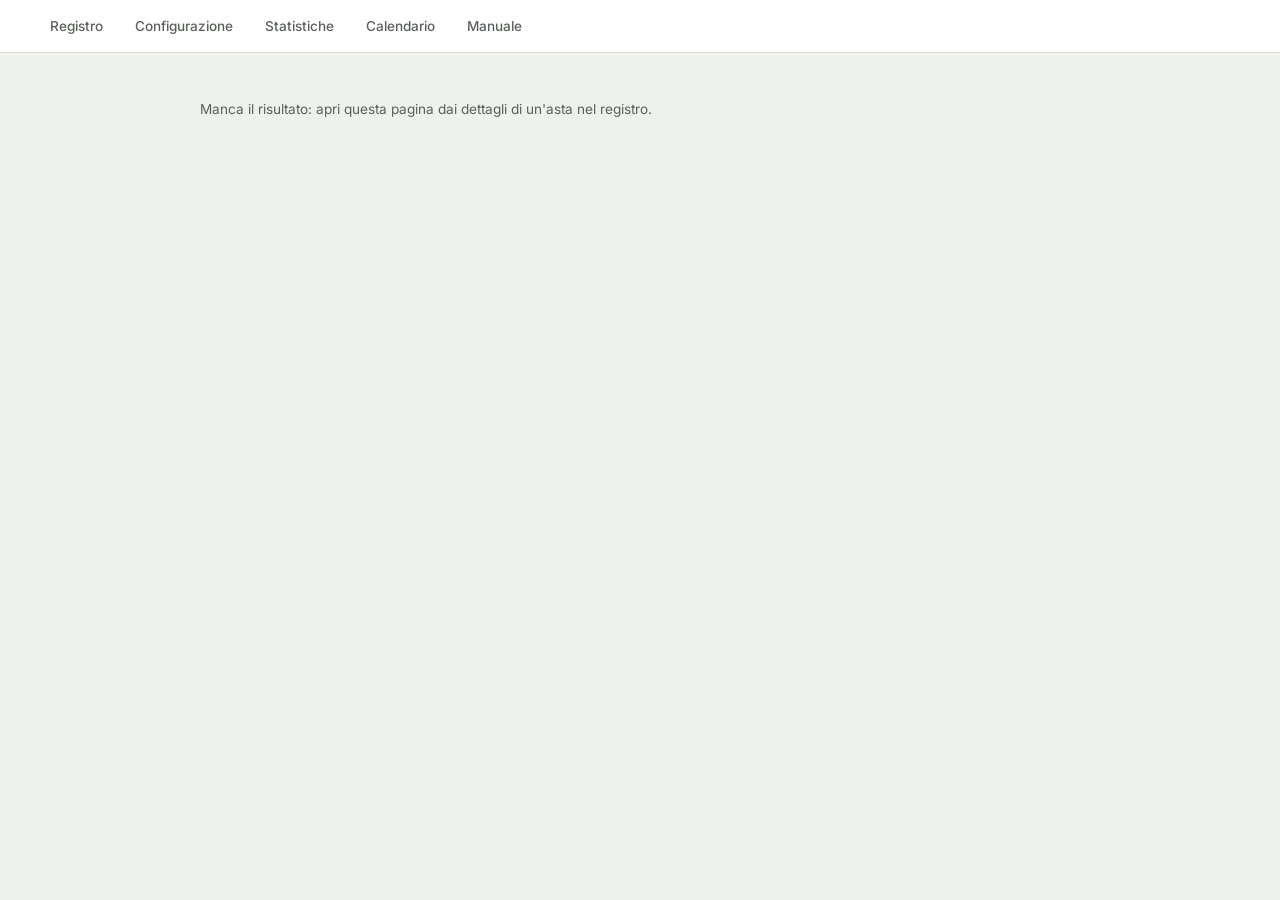
<file: risultato-superanalisi.html>
<!DOCTYPE html>
<html lang="it">
<head>
<meta charset="UTF-8">
<meta name="viewport" content="width=device-width, initial-scale=1.0, viewport-fit=cover">
<title>Risultato superanalisi · Aste Scan</title>

<link rel="manifest" href="manifest.json">
<link rel="icon" href="favicon-32.png" sizes="32x32">
<link rel="apple-touch-icon" href="apple-touch-icon.png">
<meta name="theme-color" content="#ffffff">
<script src="tema.js?v=20261001"></script>
<script src="sessione.js?v=20261001"></script>

<link rel="preconnect" href="https://fonts.googleapis.com">
<link rel="preconnect" href="https://fonts.gstatic.com" crossorigin>
<link href="https://fonts.googleapis.com/css2?family=Fraunces:opsz,wght@9..144,400;9..144,500;9..144,600&family=Inter:wght@400;500;600;700&family=JetBrains+Mono:wght@400;500;600&display=swap" rel="stylesheet">

<!--
  risultato-superanalisi.html — un risultato di superanalisi fatto con un'AI
  esterna e salvato dalla pagina di superanalisi (o di gruppo), a tutta
  pagina, con il formato della risposta (Markdown impaginato, ripulito da
  DOMPurify: vedi superanalisi-esterne.js). Si apre dai pulsanti
  "🧠 Giudizio …" nei dettagli dell'asta: risultato-superanalisi.html?id=<id>.
  Solo lettura: salvare ed eliminare si fa dalle pagine di superanalisi.
  Serve la password di lettura del registro (sql/superanalisi_esterne.sql nel
  repo privato).
-->

<style>
  :root {
    --bg: #eef1ec;
    --surface: #ffffff;
    --surface-2: #e3e7e0;
    --border: #d5dad1;
    --primary: #234c6a;
    --primary-soft: rgba(35, 76, 106, .10);
    --secondary: #a15c3e;
    --ok: #3f6b4a;
    --ok-soft: rgba(63, 107, 74, .12);
    --danger: #8b3d2e;
    --danger-soft: rgba(139, 61, 46, .10);
    --secondary-soft: rgba(161, 92, 62, .10);
    --ink: #1e2320;
    --ink-muted: #5b615a;
    --ink-faint: #696f67;   /* 01/10/2026: prima #8c9289, contrasto 2,8:1 sullo sfondo; ora 4,5:1 */
    --font-display: 'Fraunces', Georgia, serif;
    --font-body: 'Inter', system-ui, -apple-system, sans-serif;
    --font-mono: 'JetBrains Mono', ui-monospace, monospace;
  }
  * { box-sizing: border-box; }
  html, body { margin: 0; padding: 0; }
  body { background: var(--bg); color: var(--ink); font-family: var(--font-body); line-height: 1.5; -webkit-font-smoothing: antialiased; }
  a { color: var(--secondary); }
  :focus-visible { outline: 2px solid var(--primary); outline-offset: 3px; border-radius: 4px; }
  .nascosto { display: none !important; }

  .contenitore { max-width: 920px; margin: 0 auto; padding: 32px 20px 96px; }
  .intestazione { display: flex; justify-content: space-between; align-items: flex-start; flex-wrap: wrap; gap: 12px 16px;
    padding-bottom: 18px; margin-bottom: 22px; border-bottom: 1px solid var(--border); }
  .eyebrow { font-family: var(--font-mono); font-size: .72rem; letter-spacing: .12em; text-transform: uppercase; color: var(--primary); margin: 0 0 8px; }
  h1 { font-family: var(--font-display); font-size: 1.6rem; margin: 0 0 6px; }
  .sottotitolo { color: var(--ink-muted); font-size: .9rem; margin: 0; }
  .azioni { display: flex; gap: 14px; flex-wrap: wrap; align-items: center; }
  .link-torna { font-size: .85rem; font-weight: 500; color: var(--ink-muted); text-decoration: none; white-space: nowrap; }
  .link-torna:hover { color: var(--primary); }
  .bottone { background: var(--ink); color: var(--surface); border: none; border-radius: 8px; padding: 9px 14px;
    font-family: var(--font-body); font-size: .85rem; font-weight: 600; cursor: pointer; }
  .bottone.secondario { background: var(--surface-2); color: var(--ink); }

  .aste-collegate { display: flex; flex-wrap: wrap; gap: 6px 14px; margin: 10px 0 0; padding: 0; list-style: none; font-size: .85rem; }
  .aste-collegate .posizione { font-family: var(--font-mono); color: var(--primary); margin-right: 4px; }
  .etichetta-stato { display: inline-block; font-size: .8rem; font-weight: 600; border-radius: 999px; padding: 2px 10px; margin-left: 6px; vertical-align: middle; }
  .stato-PULITA { background: var(--ok-soft); color: var(--ok); }
  .stato-GESTIBILE { background: var(--primary-soft); color: var(--primary); }
  .stato-COMPLESSA { background: var(--secondary-soft); color: var(--secondary); }
  .stato-DA-SCARTARE { background: var(--danger-soft); color: var(--danger); }

  .foglio { background: var(--surface); border: 1px solid var(--border); border-radius: 12px; padding: 12px 28px 24px; }
  .nota { color: var(--ink-muted); font-size: .85rem; }

  .riquadro-gate { max-width: 380px; margin: 40px auto; background: var(--surface); border: 1px solid var(--border);
    border-radius: 12px; padding: 32px; text-align: center; }
  .riquadro-gate h2 { font-family: var(--font-display); font-size: 1.3rem; margin: 0 0 8px; }
  .riquadro-gate p { color: var(--ink-muted); font-size: .9rem; margin: 0 0 20px; }
  .riquadro-gate form { display: flex; flex-direction: column; gap: 10px; }
  input[type="password"] { background: var(--bg); border: 1px solid var(--border); border-radius: 8px; padding: 9px 12px;
    font-family: var(--font-body); font-size: .95rem; color: var(--ink); }
  .messaggio-errore { color: var(--danger); font-size: .85rem; margin: 6px 0 0; min-height: 1em; }

  @media (max-width: 560px) {
    .contenitore { padding: 20px 14px 72px; }
    h1 { font-size: 1.3rem; }
    .foglio { padding: 6px 14px 18px; border-radius: 10px; }
  }
  @media print {
    body { background: #fff; }
    .azioni, .riquadro-gate { display: none !important; }
    .contenitore { max-width: none; padding: 0; }
    .foglio { border: none; padding: 0; }
  }
  /* Niente zoom automatico di iPhone toccando un campo (campi a 16 px sul telefono) */
  @media (max-width: 640px) {
    input:not([type="checkbox"]):not([type="radio"]):not([type="range"]), select, textarea {
      font-size: 16px !important;   /* !important: vince anche sulle regole più specifiche (es. dettagli della visita a 14,4 px) */
    }
  }
</style>
<link rel="stylesheet" href="colori.css?v=20261001b">
<link rel="stylesheet" href="grafica-app.css?v=20261001">
</head>
<body>
<script src="menu.js?v=20261003"></script>
<div class="contenitore">
  <p id="stato" class="nota">Caricamento…</p>

  <div id="gate" class="riquadro-gate nascosto">
    <h2>Risultato superanalisi</h2>
    <p>Inserisci la password di lettura del registro.</p>
    <form onsubmit="event.preventDefault(); sblocca();">
      <input type="password" id="campo-password" autocomplete="current-password" placeholder="Password di lettura del registro" aria-label="Password di lettura del registro">
      <button class="bottone" type="submit">Sblocca</button>
      <p id="errore-gate" class="messaggio-errore"></p>
    </form>
  </div>

  <div id="pagina" class="nascosto">
    <div class="intestazione">
      <div>
        <p class="eyebrow" id="eyebrow">Superanalisi esterna</p>
        <h1 id="titolo"></h1>
        <p class="sottotitolo" id="sottotitolo"></p>
        <ul class="aste-collegate" id="aste-collegate"></ul>
      </div>
      <div class="azioni">
        <a class="link-torna nascosto" id="link-superanalisi" href="superanalisi.html"
           onclick="return MenuPagine.torna(event, 'superanalisi.html') && MenuPagine.torna(event, 'superanalisi-gruppo.html')">← Superanalisi</a>
        <a class="link-torna" id="link-dettaglio" href="index.html" onclick="return MenuPagine.torna(event, 'index.html')">← Dettaglio asta</a>
        <a class="link-torna" href="index.html">← Registro</a>
        <button type="button" class="bottone secondario" onclick="window.print()">Stampa / PDF</button>
      </div>
    </div>
    <div class="foglio"><div id="testo" class="sae-testo"></div></div>
  </div>
</div>

<script src="superanalisi-esterne.js?v=20261001"></script>
<script>
  // Stessa chiave pubblica e stessa password di lettura di index.html.
  const SUPABASE_URL = "https://igemwrrcmsgaotoqvdzt.supabase.co";
  const SUPABASE_ANON_KEY = "eyJhbGciOiJIUzI1NiIsInR5cCI6IkpXVCJ9.eyJpc3MiOiJzdXBhYmFzZSIsInJlZiI6ImlnZW13cnJjbXNnYW90b3F2ZHp0Iiwicm9sZSI6ImFub24iLCJpYXQiOjE3ODkzMDc2MjksImV4cCI6MjEwNDg4MzYyOX0.YkUOBTOb40C-N0TkuDN0o5N7fVvI_qX2F1grUp-SVe8";
  const CHIAVE_PASSWORD_LETTURA = "aste_password_lettura_v1";
  const ID_RISULTATO = new URLSearchParams(location.search).get("id") || "";

  // Anche le virgolette: il testo finisce pure dentro attributi (href, title).
  function escapeHtml(t) { const d = document.createElement("div"); d.textContent = t === null || t === undefined ? "" : String(t); return d.innerHTML.replace(/"/g, "&quot;").replace(/'/g, "&#39;"); }
  function leggiLocale(k) { try { return localStorage.getItem(k); } catch (e) { return null; } }
  function scriviLocale(k, v) { try { localStorage.setItem(k, v); } catch (e) {} }

  async function chiamaRpc(nome, payload, filtri = "") {
    const r = await fetch(`${SUPABASE_URL}/rest/v1/rpc/${nome}${filtri}`, {
      method: "POST",
      headers: { apikey: SUPABASE_ANON_KEY, Authorization: `Bearer ${SUPABASE_ANON_KEY}`, "Content-Type": "application/json" },
      body: JSON.stringify(payload),
    });
    return r.json();
  }

  async function messaggioPasswordRifiutata() {
    try {
      const secondi = await chiamaRpc("blocco_password", { p_tipo: "lettura" });
      if (typeof secondi === "number" && secondi > 0) return `Troppi tentativi errati: riprova tra ${Math.ceil(secondi / 60)} minuti.`;
    } catch (e) {}
    return "Password errata.";
  }

  // Legge il risultato con la password; ritorna il risultato o null se la password non va.
  async function leggi(password) {
    const r = await chiamaRpc("leggi_superanalisi_esterna", { password_tentativo: password, id_input: Number(ID_RISULTATO) });
    if (r && r.ok) return r.risultato;
    if (r && r.code === "non_trovata") throw new Error("Risultato non trovato: forse è stato eliminato.");
    return null;
  }

  async function avvia() {
    const stato = document.getElementById("stato");
    if (!/^\d+$/.test(ID_RISULTATO)) { stato.textContent = "Manca il risultato: apri questa pagina dai dettagli di un'asta nel registro."; return; }
    try {
      // Come il manuale: senza password di lettura attiva si entra con una
      // password vuota; altrimenti si prova solo quella ricordata (un tentativo
      // a vuoto conterebbe come password errata nel limite dei tentativi).
      const serve = await chiamaRpc("serve_password_lettura", {}).catch(() => true);
      const ricordata = serve ? leggiLocale(CHIAVE_PASSWORD_LETTURA) : "";
      const risultato = ricordata !== null ? await leggi(ricordata) : null;
      if (risultato) { await mostra(risultato, ricordata); return; }
      stato.classList.add("nascosto");
      document.getElementById("gate").classList.remove("nascosto");
      document.getElementById("campo-password").focus();
    } catch (e) { stato.textContent = e.message || "Impossibile contattare il database."; }
  }

  async function sblocca() {
    const password = document.getElementById("campo-password").value;
    const errore = document.getElementById("errore-gate");
    errore.textContent = "";
    if (!password) return;
    try {
      const risultato = await leggi(password);
      if (!risultato) { errore.textContent = await messaggioPasswordRifiutata(); return; }
      scriviLocale(CHIAVE_PASSWORD_LETTURA, password);
      document.getElementById("gate").classList.add("nascosto");
      await mostra(risultato, password);
    } catch (e) { errore.textContent = e.message || "Impossibile contattare il database. Controlla la connessione."; }
  }

  async function mostra(v, password) {
    const E = SuperanalisiEsterne;
    document.getElementById("gate").classList.add("nascosto");
    const ids = (v.id_annunci || []).map(String);
    const gruppo = v.tipo === "gruppo";
    const quando = new Date(v.creato).toLocaleString("it-IT", { dateStyle: "long", timeStyle: "short" });
    document.getElementById("eyebrow").textContent = gruppo ? `Superanalisi di gruppo · ${ids.length} aste` : "Superanalisi esterna";
    document.getElementById("titolo").innerHTML = `${escapeHtml(v.ai)}${v.giudizio
      ? `<span class="etichetta-stato stato-${escapeHtml(v.giudizio.replace(" ", "-"))}">${escapeHtml(v.giudizio)}</span>` : ""}`;
    document.getElementById("sottotitolo").textContent = `Salvato il ${quando}`;
    document.title = `${gruppo ? "Gruppo" : "Superanalisi"} ${v.ai} · Aste Scan`;
    // "← Superanalisi": la pagina dove il risultato è stato salvato (e si può eliminare).
    const linkSuperanalisi = document.getElementById("link-superanalisi");
    linkSuperanalisi.href = gruppo ? `superanalisi-gruppo.html?ids=${ids.map(encodeURIComponent).join(",")}`
      : `superanalisi.html?id=${encodeURIComponent(ids[0])}`;
    linkSuperanalisi.classList.remove("nascosto");
    const linkDettaglio = document.getElementById("link-dettaglio");
    if (ids.length === 1) linkDettaglio.href = "index.html#" + encodeURIComponent(ids[0]);
    else linkDettaglio.classList.add("nascosto");

    // Aste collegate, con l'indirizzo se leggibile (in ordine di classifica per il gruppo).
    const ordine = gruppo && (v.classifica || []).length
      ? [...v.classifica.map(String), ...ids.filter((id) => !v.classifica.map(String).includes(id))] : ids;
    let indirizzi = {};
    try {
      const righe = await chiamaRpc("leggi_aste", { password_tentativo: password, tipo: "lettura" },
        `?select=id_annuncio,comune__indirizzo&id_annuncio=in.(${ids.join(",")})`);
      if (Array.isArray(righe)) righe.forEach((r) => { indirizzi[String(r.id_annuncio)] = r.comune__indirizzo; });
    } catch (e) {}
    const posizioni = (v.classifica || []).map(String);
    document.getElementById("aste-collegate").innerHTML = ordine.map((id) => {
      const pos = posizioni.indexOf(id);
      return `<li>${pos >= 0 ? `<span class="posizione">${pos + 1}ª</span>` : ""}<a href="index.html#${encodeURIComponent(id)}">${escapeHtml(indirizzi[id] || "Asta " + id)}</a></li>`;
    }).join("");

    const testo = document.getElementById("testo");
    try {
      await E.caricaLettura();
      E.aggiungiStile();
      testo.innerHTML = E.inHtml(v.testo);
    } catch (e) {
      // Senza le librerie: testo semplice, a capo come nell'originale.
      testo.style.whiteSpace = "pre-wrap";
      testo.textContent = v.testo;
    }
    document.getElementById("stato").classList.add("nascosto");
    document.getElementById("pagina").classList.remove("nascosto");
  }

  avvia();
</script>
</body>
</html>
</file>
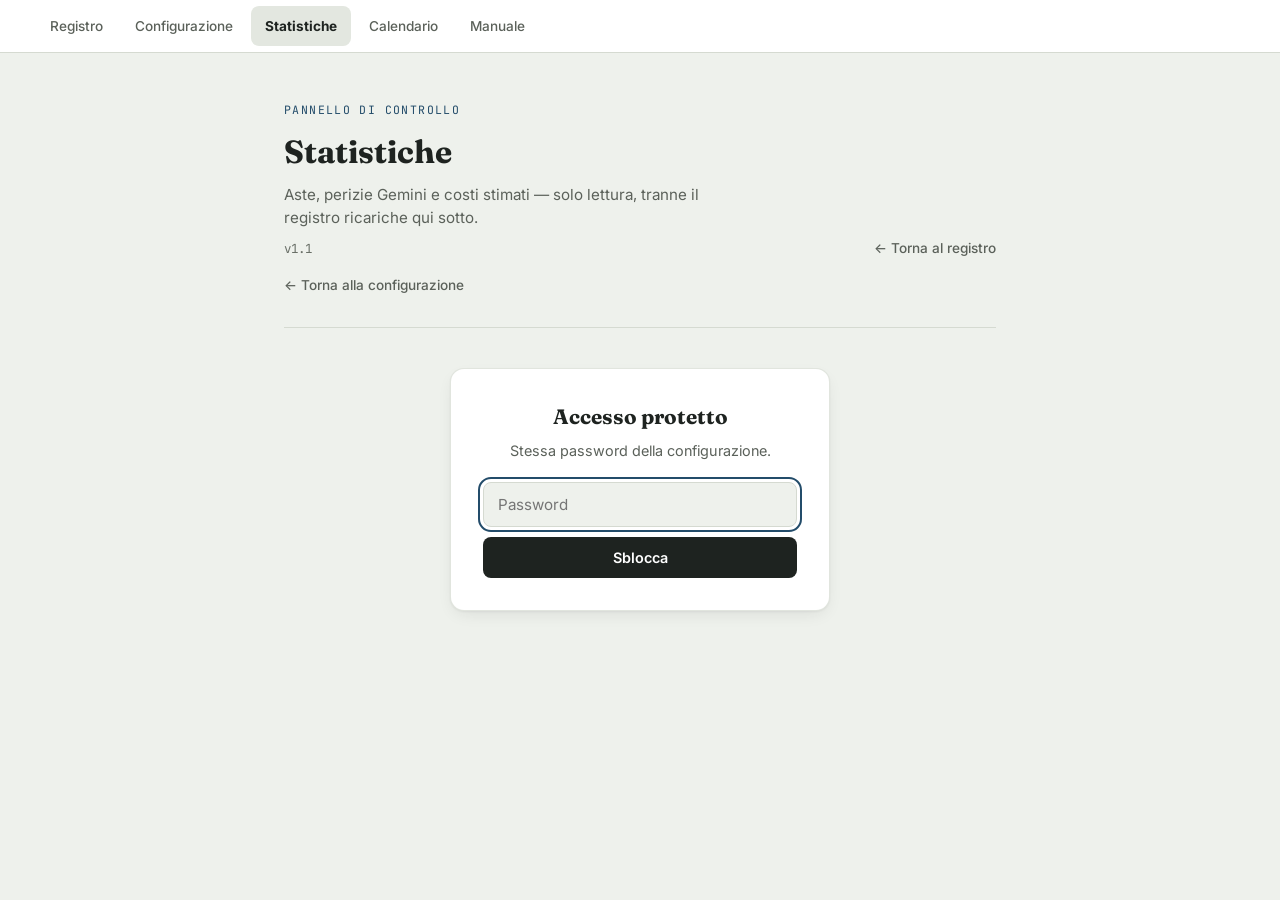
<file: statistiche.html>
<!DOCTYPE html>
<html lang="it">
<head>
<meta charset="UTF-8">
<meta name="viewport" content="width=device-width, initial-scale=1.0, viewport-fit=cover">
<title>Statistiche · Aste Scan</title>

<link rel="manifest" href="manifest.json">
<link rel="icon" href="favicon-32.png" sizes="32x32">
<link rel="apple-touch-icon" href="apple-touch-icon.png">
<meta name="theme-color" content="#ffffff">
<script src="tema.js?v=20261001"></script>
<script src="sessione.js?v=20261001"></script>
<meta name="apple-mobile-web-app-capable" content="yes">
<meta name="apple-mobile-web-app-status-bar-style" content="default">
<meta name="apple-mobile-web-app-title" content="Statistiche">

<link rel="preconnect" href="https://fonts.googleapis.com">
<link rel="preconnect" href="https://fonts.gstatic.com" crossorigin>
<link href="https://fonts.googleapis.com/css2?family=Fraunces:opsz,wght@9..144,400;9..144,500;9..144,600&family=Inter:wght@400;500;600;700&family=JetBrains+Mono:wght@400;500;600&display=swap" rel="stylesheet">

<style>
  :root {
    --bg: #eef1ec;
    --surface: #ffffff;
    --surface-2: #e3e7e0;
    --border: #d5dad1;
    --primary: #234c6a;
    --primary-soft: rgba(35, 76, 106, .10);
    --secondary: #a15c3e;
    --secondary-soft: rgba(161, 92, 62, .10);
    --danger: #8b3d2e;
    --danger-soft: rgba(139, 61, 46, .10);
    --ink: #1e2320;
    --ink-muted: #5b615a;
    --ink-faint: #696f67;   /* 01/10/2026: prima #8c9289, contrasto 2,8:1 sullo sfondo; ora 4,5:1 */
    --font-display: 'Fraunces', Georgia, serif;
    --font-body: 'Inter', system-ui, -apple-system, sans-serif;
    --font-mono: 'JetBrains Mono', ui-monospace, monospace;
  }

  * { box-sizing: border-box; }
  html, body { margin: 0; padding: 0; }
  body {
    background-color: var(--bg);
    color: var(--ink);
    font-family: var(--font-body);
    line-height: 1.5;
    -webkit-font-smoothing: antialiased;
  }
  a { color: var(--secondary); }
  ::selection { background: var(--primary-soft); color: var(--ink); }
  :focus-visible { outline: 2px solid var(--primary); outline-offset: 3px; border-radius: 4px; }

  .nascosto { display: none !important; }

  .contenitore { max-width: 760px; margin: 0 auto; padding: 48px 24px 96px; }

  .intestazione {
    display: flex;
    justify-content: space-between;
    align-items: flex-end;
    flex-wrap: wrap;
    gap: 16px;
    padding-bottom: 32px;
    margin-bottom: 40px;
    border-bottom: 1px solid var(--border);
  }
  .eyebrow {
    font-family: var(--font-mono);
    font-size: .72rem;
    letter-spacing: .12em;
    text-transform: uppercase;
    color: var(--primary);
    margin: 0 0 10px;
  }
  h1 { font-family: var(--font-display); font-size: 2rem; margin: 0 0 8px; }
  .sottotitolo { color: var(--ink-muted); font-size: .95rem; margin: 0; max-width: 46ch; }
  .versione-pagina { font-family: var(--font-mono); font-size: .78rem; color: var(--ink-faint); margin: 10px 0 0; }
  .link-torna {
    font-family: var(--font-body);
    font-size: .85rem;
    font-weight: 500;
    color: var(--ink-muted);
    text-decoration: none;
    white-space: nowrap;
  }
  .link-torna:hover { color: var(--primary); }

  .riquadro-gate {
    max-width: 380px;
    margin: 40px auto;
    background: var(--surface);
    border: 1px solid var(--border);
    border-radius: 12px;
    padding: 32px;
    text-align: center;
    box-shadow: 0 1px 2px rgba(30,35,32,.05);
  }
  .riquadro-gate h2 { font-family: var(--font-display); font-size: 1.3rem; margin: 0 0 8px; }
  .riquadro-gate p { color: var(--ink-muted); font-size: .9rem; margin: 0 0 20px; }
  .riquadro-gate form { display: flex; flex-direction: column; gap: 10px; }
  .riquadro-gate input[type="password"] {
    background: var(--bg);
    border: 1px solid var(--border);
    border-radius: 8px;
    padding: 12px 14px;
    font-family: var(--font-body);
    font-size: .95rem;
    color: var(--ink);
  }
  .bottone-primario {
    width: 100%;
    background: var(--ink);
    color: var(--surface);
    border: none;
    border-radius: 8px;
    padding: 12px 14px;
    font-family: var(--font-body);
    font-size: .9rem;
    font-weight: 600;
    cursor: pointer;
  }
  .bottone-primario:hover { opacity: .9; }
  .bottone-secondario {
    background: var(--secondary-soft);
    color: var(--secondary);
    border: none;
    border-radius: 8px;
    padding: 8px 14px;
    font-family: var(--font-body);
    font-size: .8rem;
    font-weight: 600;
    cursor: pointer;
  }
  .bottone-secondario:hover { background: rgba(161,92,62,.18); }
  .messaggio-errore { color: var(--danger); font-size: .85rem; margin-top: 12px; }
  .messaggio-ok { color: var(--secondary); font-size: .85rem; margin-top: 12px; font-weight: 600; }
  .messaggio-attesa { color: var(--ink-faint); font-size: .85rem; margin: 0; }

  .stato-caricamento {
    text-align: center;
    color: var(--ink-muted);
    padding: 60px 24px;
    font-size: .92rem;
  }

  /* --- sezioni e schede statistiche --- */
  .sezione {
    background: var(--surface);
    border: 1px solid var(--border);
    border-radius: 12px;
    padding: 20px 22px;
    margin-bottom: 20px;
  }
  .sezione-titolo { font-family: var(--font-display); font-size: 1.15rem; margin: 0 0 14px; }
  .sezione-nota { font-size: .78rem; color: var(--ink-faint); margin: 12px 0 0; line-height: 1.45; }
  .sezione-nota.avviso { color: var(--secondary); }

  .griglia-statistiche { display: grid; grid-template-columns: repeat(auto-fit, minmax(140px, 1fr)); gap: 12px; margin-bottom: 20px; }
  .scheda-statistica { background: var(--surface); border: 1px solid var(--border); border-radius: 12px; padding: 16px 18px; }
  .scheda-statistica-numero { font-family: var(--font-display); font-size: 1.7rem; color: var(--primary); margin: 0; line-height: 1.1; }
  .scheda-statistica-numero.attenzione { color: var(--danger); }
  .scheda-statistica-etichetta { font-size: .76rem; color: var(--ink-muted); margin: 5px 0 0; }

  /* --- liste a barre --- */
  .riga-barra { display: flex; align-items: center; gap: 10px; margin-bottom: 8px; font-size: .84rem; }
  .riga-barra-etichetta { flex: 0 0 42%; color: var(--ink-muted); overflow: hidden; text-overflow: ellipsis; white-space: nowrap; }
  .riga-barra-traccia { flex: 1; background: var(--surface-2); border-radius: 6px; height: 15px; overflow: hidden; }
  .riga-barra-riempimento { background: var(--primary); height: 100%; border-radius: 6px; min-width: 3px; }
  .riga-barra-valore { flex: 0 0 30px; text-align: right; font-family: var(--font-mono); color: var(--ink); font-weight: 600; font-size: .8rem; }

  /* --- ricariche --- */
  .saldo-stimato { text-align: center; padding: 10px 0 22px; }
  .saldo-stimato-numero { font-family: var(--font-display); font-size: 2.1rem; color: var(--primary); margin: 0; }
  .saldo-stimato-numero.negativo { color: var(--danger); }
  .saldo-stimato-dettaglio { font-size: .78rem; color: var(--ink-faint); margin: 6px 0 0; }

  .campo-form { margin-bottom: 14px; }
  .campo-form label { display: block; font-size: .82rem; font-weight: 500; color: var(--ink-muted); margin-bottom: 6px; }
  .campo-form input[type="text"],
  .campo-form input[type="number"],
  .campo-form select {
    width: 100%;
    min-width: 0;
    background: var(--bg);
    border: 1px solid var(--border);
    border-radius: 8px;
    padding: 10px 12px;
    font-family: var(--font-body);
    font-size: .9rem;
    color: var(--ink);
  }
  .campo-form input[type="number"] { font-family: var(--font-mono); }
  .riga-form-due { display: flex; gap: 12px; }
  .riga-form-due .campo-form { flex: 1; }

  .tabella-ricariche { width: 100%; border-collapse: collapse; font-size: .84rem; margin-top: 16px; }
  .tabella-ricariche th { text-align: left; color: var(--ink-muted); font-weight: 500; padding: 6px 8px; border-bottom: 1px solid var(--border); font-size: .74rem; text-transform: uppercase; letter-spacing: .04em; }
  .tabella-ricariche td { padding: 9px 8px; border-bottom: 1px solid var(--border); vertical-align: top; }
  .tabella-ricariche tr:last-child td { border-bottom: none; }
  .etichetta-tipo { font-weight: 600; }
  .etichetta-tipo.correzione { color: var(--secondary); }
  .etichetta-tipo.ricarica { color: var(--primary); }

  .costo-assunto-riga { display: flex; align-items: center; gap: 10px; margin-bottom: 4px; flex-wrap: wrap; }
  .costo-assunto-riga label { font-size: .82rem; color: var(--ink-muted); }
  .costo-assunto-riga input, .tabella-ricariche input { width: 100px; background: var(--bg); border: 1px solid var(--border); border-radius: 8px; padding: 6px 10px; font-family: var(--font-mono); font-size: .85rem; color: var(--ink); }
  /* Niente zoom automatico di iPhone toccando un campo (campi a 16 px sul telefono) */
  @media (max-width: 640px) {
    input:not([type="checkbox"]):not([type="radio"]):not([type="range"]), select, textarea {
      font-size: 16px !important;   /* !important: vince anche sulle regole più specifiche (es. dettagli della visita a 14,4 px) */
    }
  }
</style>
<link rel="stylesheet" href="colori.css?v=20261001b">
<link rel="stylesheet" href="grafica-app.css?v=20261001">
</head>
<body>
<script src="menu.js?v=20261003"></script>
<script src="etichette.js?v=20261001"></script>
<script src="operazioni.js?v=20260930"></script>

<div class="contenitore">

  <div class="intestazione">
    <div>
      <p class="eyebrow">Pannello di controllo</p>
      <h1>Statistiche</h1>
      <p class="sottotitolo">Aste, perizie Gemini e costi stimati — solo lettura, tranne il registro ricariche qui sotto.</p>
      <p class="versione-pagina">v1.1</p>
    </div>
    <a href="index.html" class="link-torna">← Torna al registro</a>
    <a href="config.html" class="link-torna">← Torna alla configurazione</a>
  </div>

  <div id="stato-verifica-automatica" class="riquadro-gate">
    <h2>Verifica in corso…</h2>
    <p>Un attimo.</p>
  </div>

  <div id="schermata-password" class="riquadro-gate nascosto">
    <h2>Accesso protetto</h2>
    <p>Stessa password della configurazione.</p>
    <form onsubmit="event.preventDefault(); sblocca();">
      <input type="password" id="campo-password" placeholder="Password" autocomplete="current-password" aria-label="Password di scrittura">
      <button type="submit" class="bottone-primario">Sblocca</button>
    </form>
    <p id="errore-gate" class="messaggio-errore nascosto"></p>
  </div>

  <div id="schermata-statistiche" class="nascosto">

    <div id="stato-caricamento-statistiche" class="stato-caricamento">Carico le statistiche…</div>

    <div id="contenuto-statistiche" class="nascosto">

      <div class="griglia-statistiche">
        <div class="scheda-statistica"><p class="scheda-statistica-numero" id="num-totale-aste">—</p><p class="scheda-statistica-etichetta">Aste nel registro</p></div>
        <div class="scheda-statistica"><p class="scheda-statistica-numero" id="num-totale-storico">—</p><p class="scheda-statistica-etichetta">Aste storiche (incluse le eliminate)</p></div>
        <div class="scheda-statistica"><p class="scheda-statistica-numero" id="num-da-riprovare">—</p><p class="scheda-statistica-etichetta">Da riprovare</p></div>
        <div class="scheda-statistica"><p class="scheda-statistica-numero" id="num-punteggio-medio">—</p><p class="scheda-statistica-etichetta">Punteggio medio</p></div>
        <div class="scheda-statistica"><p class="scheda-statistica-numero" id="num-margine-medio">—</p><p class="scheda-statistica-etichetta">Margine lordo medio</p></div>
      </div>

      <div class="sezione">
        <h2 class="sezione-titolo">Per tipologia</h2>
        <div id="barre-tipologia"></div>
      </div>

      <div class="sezione">
        <h2 class="sezione-titolo">Per tribunale</h2>
        <div id="barre-tribunale"></div>
      </div>

      <div class="sezione" id="sezione-zona-segnalata">
        <h2 class="sezione-titolo">Zone segnalate</h2>
        <div id="barre-zona"></div>
      </div>

      <div class="sezione">
        <h2 class="sezione-titolo">Distribuzione punteggio flipping</h2>
        <div id="barre-punteggio"></div>
      </div>

      <div class="sezione">
        <h2 class="sezione-titolo">Livello di ristrutturazione suggerito</h2>
        <div id="barre-ristrutturazione"></div>
        <p class="sezione-nota">Non compare qui il conteggio degli abusi edilizi: è un giudizio testuale di Gemini, non una categoria — contarlo in modo affidabile richiederebbe un'analisi del testo che questa pagina non fa. La colonna resta comunque visibile nel registro asta per asta.</p>
      </div>

      <div class="sezione">
        <h2 class="sezione-titolo">Perizie analizzate da Gemini</h2>
        <div class="griglia-statistiche" style="margin-bottom:14px;">
          <div class="scheda-statistica"><p class="scheda-statistica-numero" id="num-perizie-distinte">—</p><p class="scheda-statistica-etichetta">Perizie distinte</p></div>
          <div class="scheda-statistica"><p class="scheda-statistica-numero" id="num-rapporto-perizie" style="font-size:1.3rem;">—</p><p class="scheda-statistica-etichetta">Perizie ogni 10 aste</p></div>
        </div>
        <p id="avviso-rapporto-perizie" class="sezione-nota avviso nascosto"></p>
        <h3 style="font-family:var(--font-body);font-size:.85rem;font-weight:600;color:var(--ink-muted);margin:16px 0 8px;">Nel tempo, dal giorno più recente (prima volta che ogni perizia è stata vista)</h3>
        <div id="barre-perizie-tempo"></div>
        <h3 style="font-family:var(--font-body);font-size:.85rem;font-weight:600;color:var(--ink-muted);margin:16px 0 8px;">Per modello usato</h3>
        <div id="barre-perizie-modello"></div>
        <p class="sezione-nota">Conteggio esatto sui documenti distinti (stesso hash = stessa perizia, riusata senza richiamare Gemini) — non una stima. Fa eccezione un caso preciso: due lotti nuovi della stessa procedura scoperti nello STESSO giro in modalità batch non si riconoscono ancora a vicenda, quindi vengono contati come due perizie anche se il documento è identico. Se il rapporto qui sopra è vicino a 1 perizia per asta mentre usi la modalità tutta Italia, è probabilmente questo.</p>
      </div>

      <div class="sezione">
        <h2 class="sezione-titolo">Costi Gemini — registro ricariche</h2>

        <div class="saldo-stimato">
          <p class="saldo-stimato-numero" id="numero-saldo-stimato">—</p>
          <p class="saldo-stimato-dettaglio" id="dettaglio-saldo-stimato">—</p>
        </div>

        <div class="costo-assunto-riga">
          <label for="costo-medio-perizia">Costo medio assunto a perizia (€)</label>
          <input type="number" id="costo-medio-perizia" step="0.001" min="0" value="0.01" onchange="alCambioCostoAssunto()">
        </div>
        <p class="sezione-nota">Stima mista: per i giorni con i token registrati (sezione sotto) il costo è calcolato sui token reali e sui prezzi che inserisci; per le perizie non coperte dai token (giorni prima del rilascio, giorni parziali, modelli senza prezzo) vale il costo medio assunto qui. Se controlli il consumo reale su Google AI Studio e trovi una media diversa, correggi questo numero: resta solo su questo browser, non viene salvato nel database.</p>

        <div style="margin-top:22px; padding-top:18px; border-top:1px solid var(--border);">
          <div class="riga-form-due">
            <div class="campo-form">
              <label for="tipo-ricarica">Tipo</label>
              <select id="tipo-ricarica">
                <option value="ricarica">Ricarica (aggiungo credito)</option>
                <option value="correzione">Correzione (imposto il saldo esatto)</option>
              </select>
            </div>
            <div class="campo-form">
              <label for="importo-ricarica">Importo (€)</label>
              <input type="number" id="importo-ricarica" step="0.01" min="0" placeholder="10.00">
            </div>
          </div>
          <div class="campo-form">
            <label for="nota-ricarica">Nota (facoltativa)</label>
            <input type="text" id="nota-ricarica" placeholder="Es. ricarica di settembre">
          </div>
          <button class="bottone-secondario" onclick="aggiungiRicarica()">+ Aggiungi al registro</button>
          <p id="messaggio-ricarica" class="nascosto"></p>
        </div>

        <table class="tabella-ricariche" id="tabella-ricariche">
          <thead><tr><th>Quando</th><th>Tipo</th><th>Importo</th><th>Nota</th></tr></thead>
          <tbody id="corpo-tabella-ricariche"></tbody>
        </table>
        <p id="messaggio-nessuna-ricarica" class="messaggio-attesa nascosto" style="margin-top:14px;">Nessuna ricarica registrata ancora.</p>
      </div>

      <div class="sezione">
        <h2 class="sezione-titolo">Consumo Gemini — token reali</h2>
        <div id="consumo-gemini"><p class="messaggio-attesa">Caricamento…</p></div>
        <div id="prezzi-gemini" class="nascosto">
          <h3 style="font-family:var(--font-body);font-size:.85rem;font-weight:600;color:var(--ink-muted);margin:18px 0 8px;">Prezzi (€ per milione di token)</h3>
          <div style="overflow-x:auto"><table class="tabella-ricariche" id="tabella-prezzi-gemini">
            <thead><tr><th>Modello</th><th>Input</th><th>Output</th><th>Cache</th></tr></thead>
            <tbody id="corpo-prezzi-gemini"></tbody>
          </table></div>
          <div class="costo-assunto-riga">
            <label for="sconto-batch-gemini">Sconto del batch (%)</label>
            <input type="number" id="sconto-batch-gemini" step="1" min="0" max="100" value="0" onchange="alCambioPrezzi()">
          </div>
          <p class="sezione-nota">Per <code>gemini-3.8-flash</code> (e per il precedente <code>gemini-3.7-flash</code>) sono già impostati i prezzi del listino pubblico di Google (in dollari per milione di token, usati come euro; sono i numeri grigi nei campi vuoti, e dal 01/01/2027 passano da soli ai prezzi nuovi, il doppio). Scrivendo un valore in un campo vince il tuo, e resta solo su questo browser (telefono e PC vanno inseriti separatamente); svuotando il campo torna il predefinito. Gli output comprendono anche i token di ragionamento. Per gli altri modelli i prezzi vanno inseriti a mano; se lasci vuota la cache, i token in cache sono pagati come input normale. Un modello senza prezzo non entra nel saldo: le sue analisi restano calcolate col costo medio assunto. Lo sconto del batch è predefinito al 50%.</p>
        </div>
        <p class="sezione-nota">Token letti dalle risposte di Gemini, dal rilascio in poi (il passato non è recuperabile). Il totale è un minimo: non comprende le richieste rimaste senza risposta (sovraccarico, timeout, quota) né i batch non riusciti. Giorni e periodi sono in UTC. Per un controllo, confronta i numeri con Google AI Studio.</p>
      </div>

      <div class="sezione">
        <h2 class="sezione-titolo">Operazioni</h2>
        <div class="griglia-statistiche" id="griglia-operazioni"><p class="messaggio-attesa">Caricamento…</p></div>
        <div id="consuntivo-operazioni"></div>
        <p class="sezione-nota">Dalla sezione "🧭 Operazione" delle aste. Quota di aggiudicazione = aggiudicate su aggiudicate + perse. Per le
          vendute: conto reale (regime fiscale di Configurazione → Conti) e scarto medio dei numeri veri dalla stima della Superanalisi salvata
          all'offerta (positivo = reale più alto): servono a tarare le stime.</p>
      </div>

      <div class="griglia-statistiche">
        <div class="scheda-statistica"><p class="scheda-statistica-numero" id="num-batch-pendenti">—</p><p class="scheda-statistica-etichetta">Aste in attesa di un batch</p></div>
      </div>

    </div>

    <p id="errore-statistiche" class="messaggio-errore nascosto"></p>
  </div>

</div>

<script>
  const SUPABASE_URL = "https://igemwrrcmsgaotoqvdzt.supabase.co";
  const SUPABASE_ANON_KEY = "eyJhbGciOiJIUzI1NiIsInR5cCI6IkpXVCJ9.eyJpc3MiOiJzdXBhYmFzZSIsInJlZiI6ImlnZW13cnJjbXNnYW90b3F2ZHp0Iiwicm9sZSI6ImFub24iLCJpYXQiOjE3ODkzMDc2MjksImV4cCI6MjEwNDg4MzYyOX0.YkUOBTOb40C-N0TkuDN0o5N7fVvI_qX2F1grUp-SVe8";

  let passwordCorrente = null;
  let ULTIME_STATISTICHE = null;   // risultato di statistiche_aste, riusato dal calcolo del saldo
  let ULTIME_RICARICHE = [];       // risultato di leggi_ricariche_gemini

  // Stessa chiave di config.html: chi ha già sbloccato lì non deve
  // reinserire la password anche qui.
  const CHIAVE_LOCALSTORAGE_PASSWORD = "aste_password_v2";
  const CHIAVE_LOCALSTORAGE_COSTO = "aste_costo_medio_perizia";

  function leggiPasswordRicordata() { try { return localStorage.getItem(CHIAVE_LOCALSTORAGE_PASSWORD); } catch (e) { return null; } }
  function salvaPasswordRicordata(password) { try { localStorage.setItem(CHIAVE_LOCALSTORAGE_PASSWORD, password); } catch (e) {} }
  function cancellaPasswordRicordata() { try { localStorage.removeItem(CHIAVE_LOCALSTORAGE_PASSWORD); } catch (e) {} }

  function escapeHtml(testo) {
    const d = document.createElement("div");
    d.textContent = testo === null || testo === undefined ? "" : String(testo);
    // anche le virgolette: il testo finisce pure dentro attributi (title)
    return d.innerHTML.replace(/"/g, "&quot;").replace(/'/g, "&#39;");
  }

  async function chiamaRpc(nomeFunzione, payload) {
    const risposta = await fetch(`${SUPABASE_URL}/rest/v1/rpc/${nomeFunzione}`, {
      method: "POST",
      headers: {
        "apikey": SUPABASE_ANON_KEY,
        "Authorization": `Bearer ${SUPABASE_ANON_KEY}`,
        "Content-Type": "application/json"
      },
      body: JSON.stringify(payload)
    });
    return risposta.json();
  }

  // Dopo una password rifiutata: se il database ha bloccato i tentativi
  // (5 errori → 15 minuti, vedi sql/limite_tentativi_password.sql in
  // aste-immobiliari) lo dice, altrimenti "Password errata.".
  async function messaggioPasswordRifiutata(tipo = "scrittura") {
    try {
      const secondi = await chiamaRpc("blocco_password", {p_tipo: tipo});
      if (typeof secondi === "number" && secondi > 0) {
        return `Troppi tentativi errati: riprova tra ${Math.ceil(secondi / 60)} minuti.`;
      }
    } catch (e) {}
    return "Password errata.";
  }

  // ============================================================
  // Cancello password — stesso schema di config.html
  // ============================================================
  async function sblocca() {
    const password = document.getElementById("campo-password").value;
    const erroreEl = document.getElementById("errore-gate");
    erroreEl.classList.add("nascosto");
    if (!password) return;
    let risultato;
    try {
      risultato = await chiamaRpc("verifica_password", {password_tentativo: password});
    } catch (e) {
      erroreEl.textContent = "Impossibile contattare il database: controlla la connessione e riprova.";
      erroreEl.classList.remove("nascosto");
      return;
    }
    if (risultato === true) {
      passwordCorrente = password;
      salvaPasswordRicordata(password);
      mostraContenuto();
    } else {
      erroreEl.textContent = await messaggioPasswordRifiutata();
      erroreEl.classList.remove("nascosto");
    }
  }

  async function provaSbloccoAutomatico() {
    const passwordRicordata = leggiPasswordRicordata();
    if (!passwordRicordata) { mostraGateManuale(); return; }
    try {
      const risultato = await chiamaRpc("verifica_password", {password_tentativo: passwordRicordata});
      if (risultato === true) {
        passwordCorrente = passwordRicordata;
        mostraContenuto();
        return;
      }
      cancellaPasswordRicordata();
    } catch (e) { }
    mostraGateManuale();
  }

  function mostraGateManuale() {
    document.getElementById("stato-verifica-automatica").classList.add("nascosto");
    document.getElementById("schermata-password").classList.remove("nascosto");
    document.getElementById("campo-password").focus();
  }

  function mostraContenuto() {
    document.getElementById("stato-verifica-automatica").classList.add("nascosto");
    document.getElementById("schermata-password").classList.add("nascosto");
    document.getElementById("schermata-statistiche").classList.remove("nascosto");
    caricaTutto();
  }

  // ============================================================
  // Caricamento e rendering
  // ============================================================
  async function caricaTutto() {
    const erroreEl = document.getElementById("errore-statistiche");
    erroreEl.classList.add("nascosto");
    try {
      const [statistiche, ricariche] = await Promise.all([
        chiamaRpc("statistiche_aste", {password_tentativo: passwordCorrente}),
        chiamaRpc("leggi_ricariche_gemini", {password_tentativo: passwordCorrente}),
      ]);
      if (statistiche && statistiche.code) throw new Error(statistiche.message || "Errore dal database");

      ULTIME_STATISTICHE = statistiche;
      ULTIME_RICARICHE = Array.isArray(ricariche) ? ricariche : [];

      renderizzaStatisticheAste(statistiche);
      renderizzaRicariche();
      caricaConsumo();
      caricaOperazioni();

      document.getElementById("stato-caricamento-statistiche").classList.add("nascosto");
      document.getElementById("contenuto-statistiche").classList.remove("nascosto");
    } catch (e) {
      document.getElementById("stato-caricamento-statistiche").classList.add("nascosto");
      erroreEl.textContent = "Impossibile caricare le statistiche: " + (e.message || e);
      erroreEl.classList.remove("nascosto");
    }
  }

  // Operazioni (sql/comparabili_e_conti.sql, statistiche_operazioni): quante
  // per passo, quota di aggiudicazione, e per quelle vendute conto reale e
  // consuntivo (operazioni.js), per tarare le stime. Non blocca il resto
  // della pagina se la funzione non c'è ancora.
  async function caricaOperazioni() {
    const griglia = document.getElementById("griglia-operazioni");
    const dettaglio = document.getElementById("consuntivo-operazioni");
    if (!griglia || !window.Operazioni) return;
    try {
      const [dati, pc] = await Promise.all([
        chiamaRpc("statistiche_operazioni", {password_tentativo: passwordCorrente}),
        chiamaRpc("leggi_parametri_conti", {password_tentativo: passwordCorrente, tipo: "scrittura"}).catch(() => null),
      ]);
      if (!dati || dati.result !== "success") throw new Error((dati && dati.message) || "funzione statistiche_operazioni non disponibile");
      const conti = Operazioni.parametriConti(pc && pc.ok ? pc.parametri : null);
      const elenco = (dati.operazioni || []).map(x => ({...x.operazione, indirizzo: x.indirizzo}));
      const conta = (stati) => elenco.filter(o => stati.includes(o.stato)).length;
      const aggiudicate = conta(["aggiudicata", "saldo", "consegna", "cantiere", "in_vendita", "venduta"]);
      const perse = conta(["persa"]);
      const vendute = elenco.filter(o => o.stato === "venduta").map(o => ({o, r: Operazioni.contoReale(o, {regimeFiscale: conti.regimeFiscale, aliquotaImpresa: conti.aliquotaImpresa})}))
        .filter(x => x.r && x.r.venduta);
      const media = (valori) => { const v = valori.filter(x => x !== null && Number.isFinite(x)); return v.length ? v.reduce((s, x) => s + x, 0) / v.length : null; };
      const eur = (v) => v === null ? "—" : "€ " + (Math.round(v) < 0 ? "-" : "") + String(Math.abs(Math.round(v))).replace(/\B(?=(\d{3})+(?!\d))/g, ".");
      const pct = (v) => v === null ? "—" : `${v >= 0 ? "+" : ""}${Math.round(v)}%`;
      const scheda = (numero, etichetta) => `<div class="scheda-statistica"><p class="scheda-statistica-numero">${escapeHtml(numero)}</p><p class="scheda-statistica-etichetta">${escapeHtml(etichetta)}</p></div>`;
      const scarti = (voce) => media(vendute.map(x => { const r = Operazioni.consuntivo(x.o, x.r).find(c => c.voce === voce); return r ? r.scartoPct : null; }));
      griglia.innerHTML = [
        scheda(String(conta(["valutazione"])), "In valutazione"),
        scheda(String(elenco.filter(o => Number(o.offerta_importo) > 0).length), "Offerte presentate"),
        scheda(String(aggiudicate), "Aggiudicate"),
        scheda(String(perse), "Perse"),
        scheda(aggiudicate + perse ? `${Math.round(aggiudicate / (aggiudicate + perse) * 100)}%` : "—", "Quota di aggiudicazione"),
        scheda(String(vendute.length), "Vendute"),
        scheda(eur(media(vendute.map(x => x.r.netto))), "Utile netto medio (vendute)"),
        scheda(media(vendute.map(x => x.r.rendimentoAnnuoPct)) === null ? "—" : `${Math.round(media(vendute.map(x => x.r.rendimentoAnnuoPct)))}%`, "Rendimento annualizzato medio"),
        scheda(pct(scarti("Lavori")), "Lavori: reale contro stima"),
        scheda(pct(scarti("Prezzo di vendita")), "Vendita: reale contro stima"),
        scheda(pct(scarti("Mesi dall'aggiudicazione alla vendita")), "Tempi: reale contro stima"),
      ].join("");
      dettaglio.innerHTML = vendute.length ? `<div style="overflow-x:auto"><table class="tabella-ricariche" style="margin-top:14px">
        <thead><tr><th>Asta</th><th>Acquisto</th><th>Vendita</th><th>Utile netto</th><th>Annualizzato</th></tr></thead><tbody>
        ${vendute.map(x => `<tr><td>${escapeHtml(x.o.indirizzo || String(x.o.id_annuncio))}</td><td>${eur(Number(x.o.prezzo_aggiudicazione))}</td>
          <td>${eur(Number(x.o.prezzo_vendita))}</td><td>${eur(x.r.netto)}</td><td>${x.r.rendimentoAnnuoPct === null ? "—" : Math.round(x.r.rendimentoAnnuoPct) + "%"}</td></tr>`).join("")}
        </tbody></table></div>` : "";
    } catch (e) {
      griglia.innerHTML = `<p class="messaggio-attesa">Operazioni non disponibili: ${escapeHtml(e.message || String(e))}.</p>`;
    }
  }

  function rigaBarra(etichetta, valore, massimo) {
    const percento = massimo > 0 ? Math.max(2, Math.round((valore / massimo) * 100)) : 0;
    return `<div class="riga-barra">
      <span class="riga-barra-etichetta" title="${escapeHtml(etichetta)}">${escapeHtml(etichetta)}</span>
      <div class="riga-barra-traccia"><div class="riga-barra-riempimento" style="width:${percento}%"></div></div>
      <span class="riga-barra-valore">${valore}</span>
    </div>`;
  }

  function listaBarre(contenitoreId, dati, chiaveEtichetta, chiaveValore, limite) {
    limite = limite || 8;
    const el = document.getElementById(contenitoreId);
    if (!el) return;
    if (!dati || dati.length === 0) { el.innerHTML = '<p class="messaggio-attesa">Nessun dato.</p>'; return; }
    const massimo = Math.max(...dati.map(d => Number(d[chiaveValore]) || 0));
    const mostrati = dati.slice(0, limite);
    const altri = dati.slice(limite);
    let html = mostrati.map(d => rigaBarra(d[chiaveEtichetta], d[chiaveValore], massimo)).join("");
    if (altri.length) {
      const sommaAltri = altri.reduce((s, d) => s + (Number(d[chiaveValore]) || 0), 0);
      html += rigaBarra(`+ altri ${altri.length}`, sommaAltri, massimo);
    }
    el.innerHTML = html;
  }

  // Raggruppa le righe [{chiave, n}] per etichetta leggibile, dalla più numerosa.
  function sommaPerEtichetta(righe, chiave, etichetta) {
    const somme = new Map();
    (righe || []).forEach(r => {
      const nome = etichetta(r[chiave]) || "N/D";
      somme.set(nome, (somme.get(nome) || 0) + (Number(r.n) || 0));
    });
    return [...somme].map(([nome, n]) => ({[chiave]: nome, n})).sort((a, b) => b.n - a.n);
  }

  function renderizzaStatisticheAste(s) {
    document.getElementById("num-totale-aste").textContent = s.totale ?? "—";
    document.getElementById("num-totale-storico").textContent = s.totale_storico ?? "—";
    const daRiprovareEl = document.getElementById("num-da-riprovare");
    daRiprovareEl.textContent = s.da_riprovare ?? "—";
    daRiprovareEl.classList.toggle("attenzione", (s.da_riprovare || 0) > 0);
    document.getElementById("num-punteggio-medio").textContent = s.punteggio_medio != null ? Etichette.numero(s.punteggio_medio) : "—";
    document.getElementById("num-margine-medio").textContent = s.margine_medio != null ? `€ ${((n) => (Math.round(n) < 0 ? "-" : "") + String(Math.abs(Math.round(n))).replace(/\B(?=(\d{3})+(?!\d))/g, "."))(Number(s.margine_medio))}` : "—";

    // nomi leggibili; combinazioni con lo stesso nome ("POSTO_AUTO, POSTO_AUTO") in una barra sola
    listaBarre("barre-tipologia", sommaPerEtichetta(s.per_tipologia, "tipologia", Etichette.tipologia), "tipologia", "n");
    listaBarre("barre-tribunale", sommaPerEtichetta(s.per_tribunale, "tribunale", Etichette.nomeTribunale), "tribunale", "n");

    const sezioneZona = document.getElementById("sezione-zona-segnalata");
    if (!s.per_zona_segnalata || s.per_zona_segnalata.length === 0) {
      sezioneZona.classList.add("nascosto");
    } else {
      sezioneZona.classList.remove("nascosto");
      listaBarre("barre-zona", s.per_zona_segnalata, "zona_segnalata", "n");
    }

    const ORDINE_FASCE = ["non valutata", "1-20", "21-40", "41-60", "61-80", "81-100"];
    const distribuzioneOrdinata = [...(s.punteggio_distribuzione || [])].sort(
      (a, b) => ORDINE_FASCE.indexOf(a.fascia) - ORDINE_FASCE.indexOf(b.fascia)
    );
    listaBarre("barre-punteggio", distribuzioneOrdinata, "fascia", "n", 10);

    listaBarre("barre-ristrutturazione", s.per_livello_ristrutturazione, "livello", "n");

    document.getElementById("num-perizie-distinte").textContent = s.perizie_totale_distinte ?? "—";
    const rapporto = s.totale > 0 ? (s.perizie_totale_distinte / s.totale) * 10 : 0;
    document.getElementById("num-rapporto-perizie").textContent = s.totale > 0 ? Etichette.numero(rapporto) : "—";
    const avvisoEl = document.getElementById("avviso-rapporto-perizie");
    if (s.totale > 0 && rapporto >= 9.5) {
      avvisoEl.textContent = "Vicino a 1 perizia per asta: se usi spesso la modalità tutta Italia, è compatibile col limite del riuso in batch descritto qui sotto.";
      avvisoEl.classList.remove("nascosto");
    } else {
      avvisoEl.classList.add("nascosto");
    }

    // dal giorno più recente (il database li dà dal più vecchio): prima si
    // vedevano i 14 giorni più vecchi e i recenti finivano in "+ altri"
    const giorni = (s.perizie_nel_tempo || []).filter(r => r.giorno).reverse()   // perizie senza data di inserimento in fondo
      .concat((s.perizie_nel_tempo || []).filter(r => !r.giorno));
    listaBarre("barre-perizie-tempo", giorni.map(r => ({...r, giorno: r.giorno ? Etichette.data(r.giorno) : "senza data"})), "giorno", "n", 14);
    listaBarre("barre-perizie-modello", s.perizie_per_modello, "modello", "n");

    document.getElementById("num-batch-pendenti").textContent = s.batch_pendenti ?? "—";
  }

  // ============================================================
  // Ricariche e saldo stimato
  // ============================================================
  function leggiCostoAssunto() {
    const campo = document.getElementById("costo-medio-perizia");
    const valore = parseFloat(campo.value);
    return isNaN(valore) || valore < 0 ? 0 : valore;
  }

  function alCambioCostoAssunto() {
    try { localStorage.setItem(CHIAVE_LOCALSTORAGE_COSTO, document.getElementById("costo-medio-perizia").value); } catch (e) {}
    renderizzaRicariche();
  }

  // Istante dell'ultima "correzione" (ricariche ordinate dalla più recente), o null
  function dataUltimaCorrezione(ricariche) {
    const correzione = (ricariche || []).find(r => r.tipo === "correzione");
    return correzione ? new Date(correzione.creato_il) : null;
  }

  // consumo: risultato di leggi_consumo_gemini (con p_dal = ultima correzione), oppure null.
  // Regola: per ogni giorno dopo la correzione, le perizie coperte da analisi con token E con
  // un prezzo noto sono pagate sui token reali (da_correzione, esatti all'istante); le altre
  // (giorni prima del rilascio, giorni parziali, modelli senza prezzo) restano al costo assunto.
  function calcolaSaldoStimato(ricariche, perizieNelTempo, costoMedioPerizia, consumo) {
    // ricariche: già ordinate dal più recente al più vecchio (leggi_ricariche_gemini).
    // Trovo l'ultima "correzione" (se c'è): è il punto da cui riparte il conteggio.
    const ultimaCorrezione = ricariche.find(r => r.tipo === "correzione") || null;
    const dataBase = ultimaCorrezione ? new Date(ultimaCorrezione.creato_il) : null;

    const ricaricheDopo = ricariche.filter(r =>
      r.tipo === "ricarica" && (!dataBase || new Date(r.creato_il) > dataBase)
    );
    const sommaRicariche = ricaricheDopo.reduce((s, r) => s + Number(r.importo_euro), 0);
    const baseCorrezione = ultimaCorrezione ? Number(ultimaCorrezione.importo_euro) : 0;

    let euroToken = 0, modelliSenzaPrezzo = new Set();
    let analisiConPrezzo = 0;      // analisi con token e con prezzo, dopo la correzione
    if (consumo && consumo.primo_dato) {
      (consumo.da_correzione || []).forEach(r => {
        const euro = euroRiga(r);
        if (euro === null) { if (Number(r.con_token) > 0) modelliSenzaPrezzo.add(r.modello || "sconosciuto"); }
        else euroToken += euro;
      });
      (consumo.giorni || []).forEach(r => {
        if (euroRiga(r) !== null && (!dataBase || new Date(r.giorno) > dataBase)) analisiConPrezzo += Number(r.analisi_ok || 0);
      });
    }

    // Copertura sul periodo intero e non giorno per giorno: un'analisi che finisce il giorno dopo
    // l'inserimento della perizia (batch) copre comunque quella perizia.
    let perizieDaSottrarre = 0;
    (perizieNelTempo || []).forEach(d => {
      const giornoData = new Date(d.giorno);
      if (dataBase && !(giornoData > dataBase)) return;
      perizieDaSottrarre += Number(d.n);
    });
    const perizieCoperte = Math.min(perizieDaSottrarre, analisiConPrezzo);
    const perizieAlCostoAssunto = perizieDaSottrarre - perizieCoperte;

    return {
      saldo: baseCorrezione + sommaRicariche - euroToken - perizieAlCostoAssunto * costoMedioPerizia,
      perizie_contate: perizieDaSottrarre,
      perizie_coperte: perizieCoperte,
      perizie_al_costo_assunto: perizieAlCostoAssunto,
      euro_token: euroToken,
      modelli_senza_prezzo: Array.from(modelliSenzaPrezzo),
      dal: ultimaCorrezione ? ultimaCorrezione.creato_il : (ricariche.length ? ricariche[ricariche.length - 1].creato_il : null),
    };
  }

  function renderizzaRicariche() {
    const costo = leggiCostoAssunto();
    const perizieNelTempo = ULTIME_STATISTICHE ? ULTIME_STATISTICHE.perizie_nel_tempo : [];
    const r = calcolaSaldoStimato(ULTIME_RICARICHE, perizieNelTempo, costo, ULTIMO_CONSUMO);
    const { saldo, perizie_contate, dal } = r;

    const numeroEl = document.getElementById("numero-saldo-stimato");
    numeroEl.textContent = `€ ${saldo.toFixed(2)}`;
    numeroEl.classList.toggle("negativo", saldo < 0);
    let testoDettaglio = "Nessuna ricarica registrata ancora — aggiungine una qui sotto";
    if (dal) {
      testoDettaglio = r.perizie_coperte > 0
        ? `€ ${r.euro_token.toFixed(2)} da token reali (${r.perizie_coperte} perizie) + ${r.perizie_al_costo_assunto} perizie a € ${costo.toFixed(3)} l'una (costo assunto)`
        : `Stima: ${perizie_contate} perizie da allora, a € ${costo.toFixed(3)} l'una`;
      if (r.modelli_senza_prezzo.length) {
        testoDettaglio += ` — ⚠ senza prezzo: ${r.modelli_senza_prezzo.join(", ")} (inserisci i prezzi nella sezione Consumo)`;
      }
    }
    document.getElementById("dettaglio-saldo-stimato").textContent = testoDettaglio;

    const corpo = document.getElementById("corpo-tabella-ricariche");
    const nessuna = document.getElementById("messaggio-nessuna-ricarica");
    if (ULTIME_RICARICHE.length === 0) {
      corpo.innerHTML = "";
      document.getElementById("tabella-ricariche").classList.add("nascosto");
      nessuna.classList.remove("nascosto");
      return;
    }
    document.getElementById("tabella-ricariche").classList.remove("nascosto");
    nessuna.classList.add("nascosto");
    corpo.innerHTML = ULTIME_RICARICHE.map(r => {
      const quando = new Date(r.creato_il).toLocaleDateString("it-IT", {day: "2-digit", month: "2-digit", year: "numeric"});
      const segno = r.tipo === "ricarica" ? "+" : "=";
      return `<tr>
        <td>${quando}</td>
        <td><span class="etichetta-tipo ${r.tipo}">${r.tipo === "ricarica" ? "Ricarica" : "Correzione"}</span></td>
        <td>${segno} € ${Number(r.importo_euro).toFixed(2)}</td>
        <td>${escapeHtml(r.nota || "")}</td>
      </tr>`;
    }).join("");
  }

  async function aggiungiRicarica() {
    const tipo = document.getElementById("tipo-ricarica").value;
    const importo = parseFloat(document.getElementById("importo-ricarica").value);
    const nota = document.getElementById("nota-ricarica").value.trim();
    const msgEl = document.getElementById("messaggio-ricarica");
    msgEl.classList.remove("nascosto", "messaggio-errore", "messaggio-ok");

    if (isNaN(importo) || importo < 0) {
      msgEl.textContent = "Inserisci un importo valido.";
      msgEl.classList.add("messaggio-errore");
      return;
    }

    const bottone = document.querySelector('[onclick="aggiungiRicarica()"]');
    if (bottone.disabled) return;
    bottone.disabled = true;   // un doppio tocco inserirebbe due righe
    try {
      const risultato = await chiamaRpc("aggiungi_ricarica_gemini", {
        password_tentativo: passwordCorrente,
        tipo_input: tipo,
        importo_input: importo,
        nota_input: nota || null,
      });
      if (!risultato || risultato.result !== "success") {
        msgEl.textContent = (risultato && risultato.message) || "Errore durante il salvataggio.";
        msgEl.classList.add("messaggio-errore");
        return;
      }
      document.getElementById("importo-ricarica").value = "";
      document.getElementById("nota-ricarica").value = "";
      msgEl.textContent = "Aggiunta.";
      msgEl.classList.add("messaggio-ok");

      const ricaricheAggiornate = await chiamaRpc("leggi_ricariche_gemini", {password_tentativo: passwordCorrente});
      ULTIME_RICARICHE = Array.isArray(ricaricheAggiornate) ? ricaricheAggiornate : [];
      renderizzaRicariche();
      caricaConsumo();   // una correzione sposta il punto da cui si contano i token
    } catch (e) {
      msgEl.textContent = "Impossibile contattare il database: controlla la connessione e riprova.";
      msgEl.classList.add("messaggio-errore");
    } finally {
      bottone.disabled = false;
    }
  }

  // ============================================================
  // Consumo Gemini (token reali) — caricato a parte: se la funzione non
  // esiste ancora o risponde con un errore, il resto della pagina non cambia.
  // ============================================================
  const CHIAVE_LOCALSTORAGE_PREZZI = "aste_prezzi_gemini";
  let ULTIMO_CONSUMO = null;                          // risultato di leggi_consumo_gemini, null se non disponibile
  let PREZZI_GEMINI = {modelli: {}, sconto_batch: 50};  // prezzi scritti da te, solo su questo browser (sconto batch predefinito 50%)

  // Prezzi predefiniti dal listino pubblico di Google (ai.google.dev/gemini-api/docs/pricing, letto il 05/10/2026),
  // in dollari per milione di token: li usiamo come se fossero euro (differenza trascurabile). Valgono finché nel
  // modulo il campo è vuoto; quello che scrivi tu vince. Il listino raddoppia dal 01/01/2027: dopo quella data
  // valgono i prezzi nuovi. Il batch costa la metà (sconto 50%). Si riconoscono dall'inizio del nome del modello.
  // gemini-3.8-flash (10/10/2026) ha preso il posto di gemini-3.7-flash, deprecato: stesso listino. Le righe del
  // 3.7 restano per le analisi già registrate con quel nome.
  const PREZZI_PREDEFINITI = [
    {inizio: "gemini-3.8-flash", fino_al: "2026-12-31", input: 0.75, output: 3.75, cache: 0.075},
    {inizio: "gemini-3.8-flash", fino_al: null,         input: 1.5,  output: 7.5,  cache: 0.15},
    {inizio: "gemini-3.7-flash", fino_al: "2026-12-31", input: 0.75, output: 3.75, cache: 0.075},
    {inizio: "gemini-3.7-flash", fino_al: null,         input: 1.5,  output: 7.5,  cache: 0.15},
  ];
  function prezzoPredefinito(modello, oggi) {
    const giorno = (oggi || new Date()).toISOString().slice(0, 10);
    return PREZZI_PREDEFINITI.find(p => String(modello || "").startsWith(p.inizio) && (!p.fino_al || giorno <= p.fino_al)) || null;
  }

  function leggiPrezziRicordati() {
    try {
      const salvati = JSON.parse(localStorage.getItem(CHIAVE_LOCALSTORAGE_PREZZI));
      if (salvati && typeof salvati === "object" && salvati.modelli && typeof salvati.modelli === "object") {
        PREZZI_GEMINI = {modelli: salvati.modelli, sconto_batch: Number(salvati.sconto_batch) || 0};
      }
    } catch (e) {}
  }
  function salvaPrezziRicordati() { try { localStorage.setItem(CHIAVE_LOCALSTORAGE_PREZZI, JSON.stringify(PREZZI_GEMINI)); } catch (e) {} }

  // Prezzi del modello, o null se mancano input o output. Ogni campo: quello scritto da te, altrimenti il
  // predefinito; cache senza nessuno dei due = come l'input.
  function prezzoModello(modello) {
    const p = PREZZI_GEMINI.modelli[modello] || {};
    const pre = prezzoPredefinito(modello) || {};
    const numero = (scritto, predefinito) => { const v = parseFloat(scritto); return isNaN(v) ? (predefinito === undefined ? NaN : predefinito) : v; };
    const input = numero(p.input, pre.input), output = numero(p.output, pre.output), cache = numero(p.cache, pre.cache);
    if (isNaN(input) || isNaN(output)) return null;
    return {input, output, cache: isNaN(cache) ? input : cache};
  }

  // Euro di una riga aggregata (token_prompt include la cache; output + pensiero al prezzo output), o null senza prezzo
  function euroRiga(r) {
    const p = prezzoModello(r.modello);
    if (!p) return null;
    const prompt = Number(r.token_prompt) || 0, cache = Number(r.token_cache) || 0;
    let euro = (Math.max(0, prompt - cache) * p.input + cache * p.cache
                + ((Number(r.token_output) || 0) + (Number(r.token_pensiero) || 0)) * p.output) / 1e6;
    if (r.via === "batch") euro *= 1 - (PREZZI_GEMINI.sconto_batch || 0) / 100;
    return euro;
  }

  function formatoToken(n) {
    n = Number(n) || 0;
    if (n >= 1e6) return (n / 1e6).toLocaleString("it-IT", {maximumFractionDigits: 2}) + " M";
    if (n >= 1e3) return (n / 1e3).toLocaleString("it-IT", {maximumFractionDigits: 1}) + " k";
    return String(n);
  }

  let RICHIESTA_CONSUMO = 0;   // risposte arrivate fuori ordine: vale solo l'ultima richiesta

  async function caricaConsumo() {
    const el = document.getElementById("consumo-gemini");
    const numeroRichiesta = ++RICHIESTA_CONSUMO;
    try {
      const dataBase = dataUltimaCorrezione(ULTIME_RICARICHE);
      const risposta = await chiamaRpc("leggi_consumo_gemini", {
        password_tentativo: passwordCorrente,
        p_dal: dataBase ? dataBase.toISOString() : null,
      });
      if (!risposta || risposta.result !== "success") {
        throw new Error((risposta && (risposta.message || risposta.code)) || "risposta non valida");
      }
      if (numeroRichiesta !== RICHIESTA_CONSUMO) return;
      ULTIMO_CONSUMO = risposta;
    } catch (e) {
      if (numeroRichiesta !== RICHIESTA_CONSUMO) return;
      ULTIMO_CONSUMO = null;
      el.innerHTML = `<p class="messaggio-attesa">Consumo non disponibile (${escapeHtml(e.message || e)}). Il saldo usa il costo medio assunto.</p>`;
      document.getElementById("prezzi-gemini").classList.add("nascosto");
      renderizzaRicariche();
      return;
    }
    renderizzaConsumo();
    renderizzaModuloPrezzi();
    renderizzaRicariche();
  }

  function renderizzaConsumo() {
    const el = document.getElementById("consumo-gemini");
    const c = ULTIMO_CONSUMO;
    if (!c || !c.primo_dato) {
      el.innerHTML = `<p class="messaggio-attesa">Nessun dato ancora: i token si registrano a ogni analisi, dal primo giro dello scanner dopo il rilascio.</p>`;
      document.getElementById("prezzi-gemini").classList.add("nascosto");
      return;
    }
    const oggi = new Date(c.ora).toISOString().slice(0, 10);
    const giornoMeno = n => { const d = new Date(oggi + "T00:00:00Z"); d.setUTCDate(d.getUTCDate() - n); return d.toISOString().slice(0, 10); };
    const righe = c.giorni || [];
    const tokenUsati = r => (Number(r.token_prompt) || 0) + (Number(r.token_output) || 0) + (Number(r.token_pensiero) || 0);
    const periodo = dalGiorno => righe.filter(r => r.giorno >= dalGiorno);
    const somma = (lista, campo) => lista.reduce((s, r) => s + (Number(typeof campo === "function" ? campo(r) : r[campo]) || 0), 0);

    const chiamate = n => n === 1 ? "1 chiamata" : n + " chiamate";
    const ultimi30 = periodo(giornoMeno(29));
    const carta = (titolo, lista) => `<div class="scheda-statistica"><p class="scheda-statistica-numero">${formatoToken(somma(lista, tokenUsati))}</p>
      <p class="scheda-statistica-etichetta">${titolo} · ${chiamate(somma(lista, "chiamate"))}</p></div>`;
    const analisi30 = somma(ultimi30, "analisi_ok");
    const mediaPerAnalisi = analisi30 > 0 ? somma(ultimi30, tokenUsati) / analisi30 : null;
    const senzaToken = somma(ultimi30, "chiamate") - somma(ultimi30, "con_token");

    // per modello e via, ultimi 30 giorni
    const gruppi = {};
    ultimi30.forEach(r => {
      const k = (r.modello || "sconosciuto") + "|" + r.via;
      const g = gruppi[k] || (gruppi[k] = {modello: r.modello || "sconosciuto", via: r.via, chiamate: 0, token_prompt: 0, token_cache: 0, token_output: 0, token_pensiero: 0});
      g.chiamate += Number(r.chiamate) || 0;
      g.token_prompt += Number(r.token_prompt) || 0; g.token_cache += Number(r.token_cache) || 0;
      g.token_output += Number(r.token_output) || 0; g.token_pensiero += Number(r.token_pensiero) || 0;
    });
    const elenco = Object.values(gruppi);
    let euroTotale = 0, euroCompleto = elenco.length > 0;
    const corpoTabella = elenco.map(g => {
      const euro = euroRiga(g);
      if (euro === null) euroCompleto = false; else euroTotale += euro;
      return `<tr><td>${escapeHtml(g.modello)}</td><td>${g.via === "batch" ? "batch" : "diretta"}</td><td>${g.chiamate}</td>
        <td>${formatoToken(g.token_prompt)}</td><td>${formatoToken(g.token_cache)}</td><td>${formatoToken(g.token_output)}</td>
        <td>${formatoToken(g.token_pensiero)}</td><td>${euro === null ? "—" : "€ " + euro.toFixed(2)}</td></tr>`;
    }).join("");

    el.innerHTML = `
      <div class="griglia-statistiche">
        ${carta("Oggi", periodo(oggi))}${carta("Ultimi 7 giorni", periodo(giornoMeno(6)))}${carta("Ultimi 30 giorni", ultimi30)}
        <div class="scheda-statistica"><p class="scheda-statistica-numero">${mediaPerAnalisi === null ? "—" : formatoToken(Math.round(mediaPerAnalisi))}</p>
          <p class="scheda-statistica-etichetta">Token per analisi (media, 30 giorni)</p></div>
      </div>
      <p class="sezione-nota">Token = input + output + ragionamento. Dati dal ${escapeHtml(Etichette.data(String(c.primo_dato).slice(0, 10)))}.${senzaToken > 0 ? ` In 30 giorni ${senzaToken === 1 ? "1 chiamata" : senzaToken + " chiamate"} senza token noti (nessuna risposta o campo mancante).` : ""}</p>
      <div style="overflow-x:auto"><table class="tabella-ricariche">
        <thead><tr><th>Modello</th><th>Via</th><th>Chiamate</th><th>Input</th><th>di cui cache</th><th>Output</th><th>Ragion.</th><th>€ (30 gg)</th></tr></thead>
        <tbody>${corpoTabella}</tbody>
      </table></div>
      ${elenco.length && euroCompleto ? `<p class="sezione-nota">Totale ultimi 30 giorni con i prezzi inseriti: <strong>€ ${euroTotale.toFixed(2)}</strong></p>` : ""}`;

  }

  // Modulo prezzi: un modello per riga, dai modelli presenti nei dati. Disegnato solo quando arrivano i
  // dati (non a ogni modifica di un prezzo), così il campo che si sta compilando non perde il focus.
  function renderizzaModuloPrezzi() {
    const c = ULTIMO_CONSUMO;
    if (!c || !c.primo_dato) { document.getElementById("prezzi-gemini").classList.add("nascosto"); return; }
    const modelli = Array.from(new Set((c.giorni || []).concat(c.da_correzione || []).map(r => r.modello || "")));
    const nomeModello = m => m === "" ? "sconosciuto (modello non indicato)" : m;
    const campoPrezzo = (modello, campo) => {
      const v = (PREZZI_GEMINI.modelli[modello] || {})[campo];
      const predefinito = (prezzoPredefinito(modello) || {})[campo];
      return `<input type="number" step="0.001" min="0" data-modello="${escapeHtml(modello)}" data-campo="${campo}"
                value="${v === undefined || v === null ? "" : escapeHtml(v)}"
                placeholder="${predefinito === undefined ? "" : escapeHtml(predefinito)}" onchange="alCambioPrezzi()">`;
    };
    document.getElementById("corpo-prezzi-gemini").innerHTML = modelli.map(m =>
      `<tr><td>${escapeHtml(nomeModello(m))}</td><td>${campoPrezzo(m, "input")}</td><td>${campoPrezzo(m, "output")}</td><td>${campoPrezzo(m, "cache")}</td></tr>`).join("");
    document.getElementById("sconto-batch-gemini").value = PREZZI_GEMINI.sconto_batch || 0;
    document.getElementById("prezzi-gemini").classList.toggle("nascosto", modelli.length === 0);
  }

  function alCambioPrezzi() {
    const modelli = {};
    document.querySelectorAll("#corpo-prezzi-gemini input").forEach(campo => {
      const m = campo.dataset.modello;
      (modelli[m] || (modelli[m] = {}))[campo.dataset.campo] = campo.value;
    });
    PREZZI_GEMINI = {modelli, sconto_batch: Math.min(100, Math.max(0, parseFloat(document.getElementById("sconto-batch-gemini").value) || 0))};
    salvaPrezziRicordati();
    renderizzaConsumo();
    renderizzaRicariche();
  }

  // ============================================================
  // Avvio
  // ============================================================
  leggiPrezziRicordati();
  try {
    const costoRicordato = localStorage.getItem(CHIAVE_LOCALSTORAGE_COSTO);
    if (costoRicordato !== null) document.getElementById("costo-medio-perizia").value = costoRicordato;
  } catch (e) {}

  provaSbloccoAutomatico();
</script>
</body>
</html>
</file>
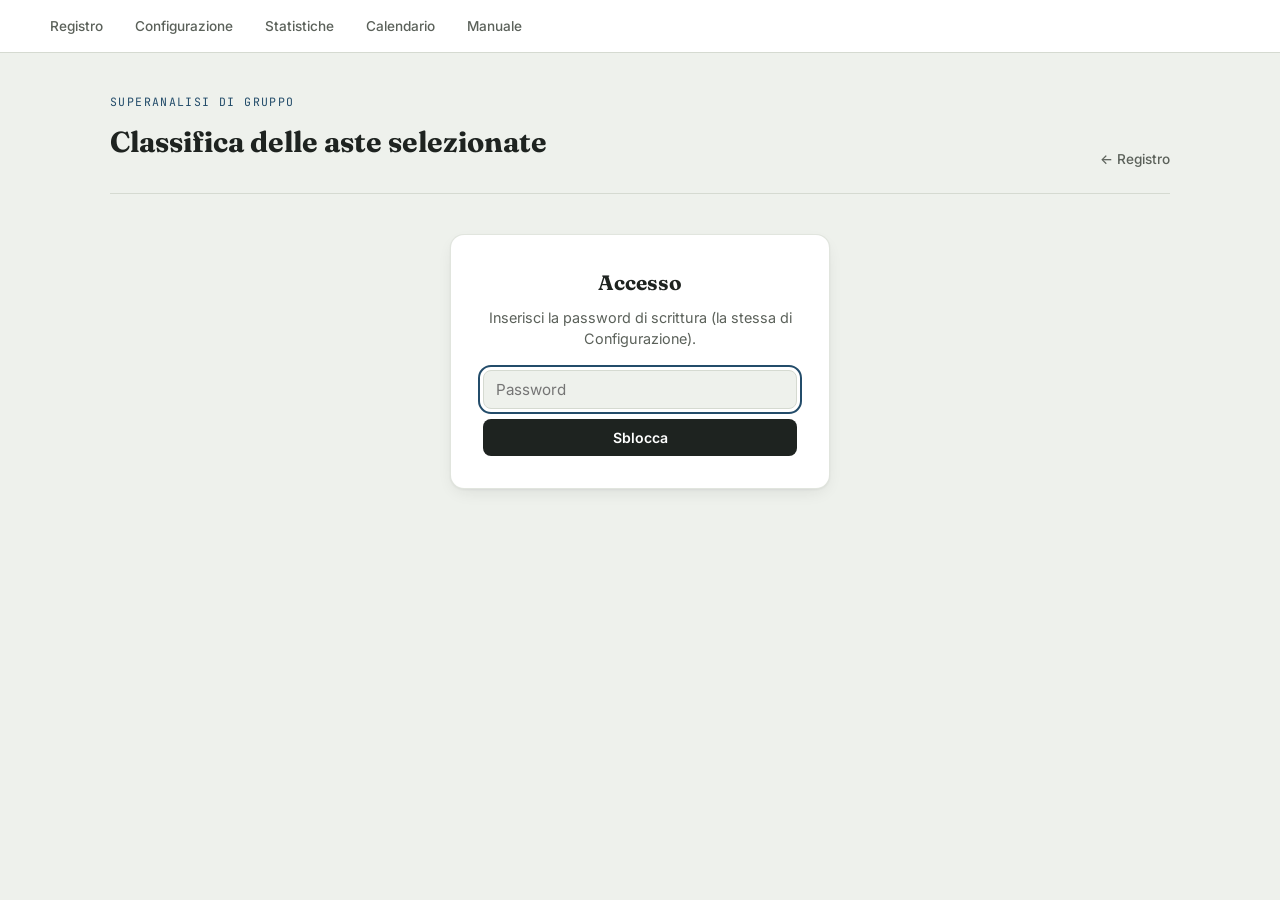
<file: superanalisi-gruppo.html>
<!DOCTYPE html>
<html lang="it">
<head>
<meta charset="UTF-8">
<meta name="viewport" content="width=device-width, initial-scale=1.0, viewport-fit=cover">
<title>Superanalisi di gruppo · Aste Scan</title>

<link rel="manifest" href="manifest.json">
<link rel="icon" href="favicon-32.png" sizes="32x32">
<link rel="apple-touch-icon" href="apple-touch-icon.png">
<meta name="theme-color" content="#ffffff">
<script src="tema.js?v=20261001"></script>
<script src="sessione.js?v=20261001"></script>

<link rel="preconnect" href="https://fonts.googleapis.com">
<link rel="preconnect" href="https://fonts.gstatic.com" crossorigin>
<link href="https://fonts.googleapis.com/css2?family=Fraunces:opsz,wght@9..144,400;9..144,500;9..144,600&family=Inter:wght@400;500;600;700&family=JetBrains+Mono:wght@400;500;600&display=swap" rel="stylesheet">

<!--
  superanalisi-gruppo.html — classifica di 2-10 aste selezionate nel registro
  (barra di selezione di index.html, "Superanalisi di gruppo"):
  superanalisi-gruppo.html?ids=<id>,<id>,...
  Per ogni asta lo stesso conto di superanalisi.html (underwriting.js, stessa
  scelta del valore di rivendita, stessi parametri salvati), poi una tabella
  dalla migliore alla peggiore e un prompt di gruppo per un'AI esterna (annunci
  di vendita in zona, classifica). Nessun costo Gemini; l'unica scrittura è
  il salvataggio del risultato dell'AI esterna (superanalisi-esterne.js).
  Stessa password di superanalisi.html.
  Le funzioni in comune con superanalisi.html sono copiate qui apposta, per
  non toccare quella pagina: se ne cambi una, controlla anche l'altra.
-->

<style>
  :root {
    --bg: #eef1ec;
    --surface: #ffffff;
    --surface-2: #e3e7e0;
    --border: #d5dad1;
    --primary: #234c6a;
    --primary-soft: rgba(35, 76, 106, .10);
    --secondary: #a15c3e;
    --secondary-soft: rgba(161, 92, 62, .10);
    --ok: #3f6b4a;
    --ok-soft: rgba(63, 107, 74, .12);
    --danger: #8b3d2e;
    --danger-soft: rgba(139, 61, 46, .10);
    --ink: #1e2320;
    --ink-muted: #5b615a;
    --ink-faint: #696f67;   /* 01/10/2026: prima #8c9289, contrasto 2,8:1 sullo sfondo; ora 4,5:1 */
    --font-display: 'Fraunces', Georgia, serif;
    --font-body: 'Inter', system-ui, -apple-system, sans-serif;
    --font-mono: 'JetBrains Mono', ui-monospace, monospace;
  }
  * { box-sizing: border-box; }
  html, body { margin: 0; padding: 0; }
  body { background: var(--bg); color: var(--ink); font-family: var(--font-body); line-height: 1.5; -webkit-font-smoothing: antialiased; }
  a { color: var(--secondary); }
  :focus-visible { outline: 2px solid var(--primary); outline-offset: 3px; border-radius: 4px; }
  .nascosto { display: none !important; }

  .contenitore { max-width: 1100px; margin: 0 auto; padding: 40px 20px 96px; }
  .intestazione { display: flex; justify-content: space-between; align-items: flex-end; flex-wrap: wrap; gap: 16px;
    padding-bottom: 24px; margin-bottom: 28px; border-bottom: 1px solid var(--border); }
  .eyebrow { font-family: var(--font-mono); font-size: .72rem; letter-spacing: .12em; text-transform: uppercase; color: var(--primary); margin: 0 0 10px; }
  h1 { font-family: var(--font-display); font-size: 1.8rem; margin: 0 0 6px; }
  .sottotitolo { color: var(--ink-muted); font-size: .95rem; margin: 0; }
  .link-torna { font-size: .85rem; font-weight: 500; color: var(--ink-muted); text-decoration: none; white-space: nowrap; }
  .link-torna:hover { color: var(--primary); }

  .riquadro-gate { max-width: 380px; margin: 40px auto; background: var(--surface); border: 1px solid var(--border);
    border-radius: 12px; padding: 32px; text-align: center; }
  .riquadro-gate h2 { font-family: var(--font-display); font-size: 1.3rem; margin: 0 0 8px; }
  .riquadro-gate p { color: var(--ink-muted); font-size: .9rem; margin: 0 0 20px; }
  .riquadro-gate form { display: flex; flex-direction: column; gap: 10px; }
  input[type="password"] { background: var(--bg); border: 1px solid var(--border); border-radius: 8px; padding: 9px 12px;
    font-family: var(--font-body); font-size: .95rem; color: var(--ink); }
  .bottone { background: var(--ink); color: var(--surface); border: none; border-radius: 8px; padding: 10px 14px;
    font-family: var(--font-body); font-size: .88rem; font-weight: 600; cursor: pointer; }
  .bottone.secondario { background: var(--surface-2); color: var(--ink); }
  .bottone:hover { opacity: .9; }
  .messaggio { font-size: .85rem; margin: 8px 0 0; }
  .messaggio.errore { color: var(--danger); }
  .messaggio.ok { color: var(--ok); }

  .sezione { background: var(--surface); border: 1px solid var(--border); border-radius: 12px; padding: 22px 22px 18px; margin-bottom: 18px; }
  .sezione h2 { font-family: var(--font-display); font-size: 1.25rem; margin: 0 0 12px; }
  .sezione h3 { font-size: .78rem; font-weight: 700; letter-spacing: .06em; text-transform: uppercase; color: var(--primary); margin: 18px 0 8px; }
  .nota { color: var(--ink-muted); font-size: .82rem; margin: 6px 0 0; }

  .etichetta-stato { display: inline-block; font-size: .74rem; font-weight: 600; border-radius: 999px; padding: 2px 9px; white-space: nowrap; }
  .stato-PULITA { background: var(--ok-soft); color: var(--ok); }
  .stato-GESTIBILE { background: var(--primary-soft); color: var(--primary); }
  .stato-COMPLESSA { background: var(--secondary-soft); color: var(--secondary); }
  .stato-DA_SCARTARE, .stato-NON_CALCOLABILE { background: var(--danger-soft); color: var(--danger); }

  .tabella-scroll { overflow-x: auto; }
  table { border-collapse: collapse; width: 100%; font-size: .84rem; }
  th, td { text-align: right; padding: 7px 8px; border-bottom: 1px solid var(--border); vertical-align: top; }
  th { font-size: .72rem; color: var(--ink-faint); text-transform: uppercase; letter-spacing: .04em; font-weight: 600; white-space: nowrap; }
  td.sx, th.sx { text-align: left; }
  td.num { white-space: nowrap; font-family: var(--font-mono); font-size: .8rem; }
  td .piccolo { display: block; color: var(--ink-muted); font-size: .74rem; }
  td ul { margin: 0; padding-left: 16px; text-align: left; font-size: .76rem; color: var(--ink-muted); min-width: 200px; }

  .pulsanti-ai { display: grid; grid-template-columns: repeat(auto-fill, minmax(165px, 1fr)); gap: 8px; margin-top: 10px; }
  .pulsante-ai { background: var(--surface-2); border: 1px solid var(--border); border-radius: 8px; padding: 10px 12px;
    text-align: left; cursor: pointer; font-family: var(--font-body); font-size: .88rem; font-weight: 600; color: var(--ink); }
  .pulsante-ai small { display: block; font-weight: 400; color: var(--ink-muted); font-size: .74rem; }
  .pulsante-ai:hover { border-color: var(--primary); }
  .riga-pulsanti { display: flex; flex-wrap: wrap; gap: 8px; margin-top: 10px; }
  textarea { width: 100%; min-height: 200px; font-family: var(--font-mono); font-size: .76rem; border: 1px solid var(--border);
    border-radius: 8px; padding: 10px; background: var(--bg); color: var(--ink); }
  @media (max-width: 560px) { .contenitore { padding: 24px 14px 72px; } h1 { font-size: 1.45rem; } }
  /* Telefono: la classifica diventa una scheda per asta (stessi dati, stesso
     ordine); su PC resta la tabella. Etichette da data-etichetta. */
  @media (max-width: 640px) {
    .classifica thead { display: none; }
    .classifica, .classifica tbody, .classifica tr, .classifica td { display: block; width: 100%; }
    .classifica tr { border: 1px solid var(--border); border-radius: 10px; padding: 10px 12px; margin-bottom: 10px; }
    .classifica td { border: none; padding: 3px 0; text-align: left; display: flex; justify-content: space-between; align-items: baseline; gap: 12px; }
    .classifica td::before { content: attr(data-etichetta); flex-shrink: 0; font-family: var(--font-body); font-size: .72rem; color: var(--ink-faint);
      text-transform: uppercase; letter-spacing: .04em; }
    .classifica td.num { text-align: right; }
    .classifica td { flex-wrap: wrap; }
    .classifica td.num .piccolo { flex-basis: 100%; text-align: right; white-space: normal; }
    .classifica td.cella-asta, .classifica td.cella-rischi { display: block; }
    .classifica td.cella-asta::before { content: none; }
    .classifica td.cella-asta a:first-child { font-weight: 600; }
    .classifica td.cella-rischi::before { display: block; margin-bottom: 2px; }
    .classifica td ul { min-width: 0; }
    .classifica td.cella-posizione { font-family: var(--font-display); font-size: 1rem; }
  }
  /* Niente zoom automatico di iPhone toccando un campo (campi a 16 px sul telefono) */
  @media (max-width: 640px) {
    input:not([type="checkbox"]):not([type="radio"]):not([type="range"]), select, textarea {
      font-size: 16px !important;   /* !important: vince anche sulle regole più specifiche (es. dettagli della visita a 14,4 px) */
    }
  }
</style>
<link rel="stylesheet" href="colori.css?v=20261001b">
<link rel="stylesheet" href="grafica-app.css?v=20261001">
</head>
<body>
<script src="menu.js?v=20261003"></script>
<div class="contenitore">
  <div class="intestazione">
    <div>
      <p class="eyebrow">Superanalisi di gruppo</p>
      <h1>Classifica delle aste selezionate</h1>
      <p class="sottotitolo" id="sottotitolo"></p>
    </div>
    <a class="link-torna" href="index.html" onclick="return MenuPagine.torna(event, 'index.html')">← Registro</a>
  </div>

  <p id="stato-verifica-automatica" class="nota">Verifica dell'accesso…</p>

  <div id="schermata-password" class="riquadro-gate nascosto">
    <h2>Accesso</h2>
    <p>Inserisci la password di scrittura (la stessa di Configurazione).</p>
    <form onsubmit="event.preventDefault(); sblocca();">
      <input type="password" id="campo-password" autocomplete="current-password" placeholder="Password" aria-label="Password di scrittura">
      <button class="bottone" type="submit">Sblocca</button>
      <p id="errore-gate" class="messaggio errore nascosto"></p>
    </form>
  </div>

  <div id="schermata-contenuto" class="nascosto">
    <p id="messaggio-caricamento" class="nota">Caricamento…</p>
    <div id="contenuto"></div>
    <div id="sezione-risultati-esterni" class="sezione nascosto"></div>
  </div>
</div>

<script src="underwriting.js?v=20261015"></script>
<script src="superanalisi-esterne.js?v=20261001"></script>
<script src="feedback.js?v=20261001"></script>
<script src="operazioni.js?v=20260930"></script>
<script>
  const SUPABASE_URL = "https://igemwrrcmsgaotoqvdzt.supabase.co";
  const SUPABASE_ANON_KEY = "eyJhbGciOiJIUzI1NiIsInR5cCI6IkpXVCJ9.eyJpc3MiOiJzdXBhYmFzZSIsInJlZiI6ImlnZW13cnJjbXNnYW90b3F2ZHp0Iiwicm9sZSI6ImFub24iLCJpYXQiOjE3ODkzMDc2MjksImV4cCI6MjEwNDg4MzYyOX0.YkUOBTOb40C-N0TkuDN0o5N7fVvI_qX2F1grUp-SVe8";
  const MAX_ASTE = 10;
  const IDS = [...new Set((new URLSearchParams(location.search).get("ids") || "").split(/[^\d]+/).filter(Boolean))];

  // Stesse chiavi e stessi valori di superanalisi.html: stessa password,
  // stessi parametri del conto (utile target e minimo prudenziale).
  const CHIAVE_PASSWORD = "aste_password_v2";
  const CHIAVE_PARAMETRI = "superanalisi_parametri_v1";
  const PARAMETRI_PREDEFINITI = { utilePct: 15, minimoPrudenzialePct: 5, primaCasa: false };
  const FORCHETTA_VALORE_UTENTE = { prudenziale: 0.93, centrale: 1.0, ottimistico: 1.05 };
  // Ordine della classifica: prima le aste con utile netto centrale positivo
  // (o nullo), poi quelle in perdita, poi le da scartare, infine le non
  // calcolabili; dentro ogni gruppo prima il giudizio, poi l'utile netto %
  // centrale.
  const ORDINE_CLASSE = { PULITA: 0, GESTIBILE: 1, COMPLESSA: 2, DA_SCARTARE: 3, NON_CALCOLABILE: 4 };

  let passwordCorrente = null;
  // Regime fiscale, aliquote e sconto sui comparabili (Configurazione → Conti).
  let PARAMETRI_CONTI = window.Operazioni ? Operazioni.parametriConti(null)
    : { regimeFiscale: "privato", aliquotaImpresa: 0.279, registroImpresa: 0.09, scontoTrattativaComparabili: 0.05 };
  let RISULTATI = [];      // una voce per asta: { r, a, esito, rendimento, ... }, già in ordine di classifica

  // ============================================================ utilità
  // Anche le virgolette: il testo finisce pure dentro attributi (href, title).
  function escapeHtml(t) { const d = document.createElement("div"); d.textContent = t === null || t === undefined ? "" : String(t); return d.innerHTML.replace(/"/g, "&quot;").replace(/'/g, "&#39;"); }
  const vuoto = (v) => v === null || v === undefined || v === "" || (Array.isArray(v) && !v.length);
  // punto delle migliaia sempre, anche a 4 cifre ("€ 1.500", non "€ 1500")
  function eur(v) { const n = Number(v); return vuoto(v) || !Number.isFinite(n) ? "—" : "€ " + (Math.round(n) < 0 ? "-" : "") + String(Math.abs(Math.round(n))).replace(/\B(?=(\d{3})+(?!\d))/g, "."); }
  function testo(v) { return vuoto(v) ? "—" : String(v).replace(/_/g, " "); }
  const pct = (x) => x == null || !Number.isFinite(x) ? "—" : `${Math.round(x * 100)}%`;

  async function chiamaRpc(nome, payload) {
    const r = await fetch(`${SUPABASE_URL}/rest/v1/rpc/${nome}`, {
      method: "POST",
      headers: { apikey: SUPABASE_ANON_KEY, Authorization: `Bearer ${SUPABASE_ANON_KEY}`, "Content-Type": "application/json" },
      body: JSON.stringify(payload),
    });
    return r.json();
  }

  async function messaggioPasswordRifiutata() {
    try {
      const secondi = await chiamaRpc("blocco_password", { p_tipo: "scrittura" });
      if (typeof secondi === "number" && secondi > 0) return `Troppi tentativi errati: riprova tra ${Math.ceil(secondi / 60)} minuti.`;
    } catch (e) {}
    return "Password errata.";
  }

  function leggiLocale(chiave) { try { return localStorage.getItem(chiave); } catch (e) { return null; } }
  function scriviLocale(chiave, valore) { try { localStorage.setItem(chiave, valore); } catch (e) {} }
  function cancellaLocale(chiave) { try { localStorage.removeItem(chiave); } catch (e) {} }

  // ============================================================ accesso (come superanalisi.html)
  async function sblocca() {
    const password = document.getElementById("campo-password").value;
    const erroreEl = document.getElementById("errore-gate");
    erroreEl.classList.add("nascosto");
    if (!password) return;
    let ok;
    try { ok = await chiamaRpc("verifica_password", { password_tentativo: password }); }
    catch (e) { erroreEl.textContent = "Impossibile contattare Supabase."; erroreEl.classList.remove("nascosto"); return; }
    if (ok === true) { passwordCorrente = password; scriviLocale(CHIAVE_PASSWORD, password); mostraContenuto(); }
    else { erroreEl.textContent = await messaggioPasswordRifiutata(); erroreEl.classList.remove("nascosto"); }
  }

  async function provaSbloccoAutomatico() {
    const ricordata = leggiLocale(CHIAVE_PASSWORD);
    if (ricordata) {
      try {
        if (await chiamaRpc("verifica_password", { password_tentativo: ricordata }) === true) {
          passwordCorrente = ricordata; mostraContenuto(); return;
        }
        cancellaLocale(CHIAVE_PASSWORD);
      } catch (e) {}
    }
    document.getElementById("stato-verifica-automatica").classList.add("nascosto");
    document.getElementById("schermata-password").classList.remove("nascosto");
    document.getElementById("campo-password").focus();
  }

  function mostraContenuto() {
    document.getElementById("stato-verifica-automatica").classList.add("nascosto");
    document.getElementById("schermata-password").classList.add("nascosto");
    document.getElementById("schermata-contenuto").classList.remove("nascosto");
    caricaAste();
  }

  // ============================================================ dati
  async function caricaAste() {
    const msg = document.getElementById("messaggio-caricamento");
    if (IDS.length < 2) { msg.textContent = "Servono almeno 2 aste: selezionale nel registro e usa \"Superanalisi di gruppo\"."; return; }
    const ids = IDS.slice(0, MAX_ASTE);
    try {
      // Lettura protetta dalla password (leggi_aste, come in superanalisi.html).
      const r = await fetch(`${SUPABASE_URL}/rest/v1/rpc/leggi_aste?select=*&id_annuncio=in.(${ids.join(",")})`,
        { method: "POST", headers: { apikey: SUPABASE_ANON_KEY, Authorization: `Bearer ${SUPABASE_ANON_KEY}`, "Content-Type": "application/json" },
          body: JSON.stringify({ password_tentativo: passwordCorrente, tipo: "scrittura" }) });
      const righe = await r.json();
      if (!Array.isArray(righe) || !righe.length) { msg.textContent = "Nessuna delle aste selezionate è nel registro."; return; }
      try {
        const pc = await chiamaRpc("leggi_parametri_conti", { password_tentativo: passwordCorrente, tipo: "scrittura" });
        if (pc && pc.ok && window.Operazioni) PARAMETRI_CONTI = Operazioni.parametriConti(pc.parametri);
      } catch (e) { /* predefiniti */ }
      RISULTATI = righe.map(calcola).sort(confronta);
      const mancanti = ids.filter((id) => !righe.some((x) => String(x.id_annuncio) === id));
      msg.textContent = [
        IDS.length > MAX_ASTE ? `Selezionate ${IDS.length} aste: uso le prime ${MAX_ASTE}.` : "",
        mancanti.length ? `Non trovate nel registro: ${mancanti.join(", ")}.` : "",
      ].filter(Boolean).join(" ");
      if (!msg.textContent) msg.classList.add("nascosto");
      disegna();
    } catch (e) {
      msg.textContent = `Non riesco a leggere il registro: ${e.message}`;
    }
  }

  function analisiV2(riga) {
    const a = riga && riga.analisi_v2;
    return a && typeof a === "object" && String(riga.versione_prompt || "").startsWith("v2") ? a : null;
  }

  // Come fonteRivendita in superanalisi.html: comparabili (se scegli di
  // usarli) > il tuo valore > OMI > quotazioni citate dal CTU > valore del CTU
  // (dentro underwriting.js).
  function fonteRivendita(r, a) {
    const c = r.comparabili_utente;
    const comparabili = c && c.usa && Array.isArray(c.righe) && window.Underwriting
      ? Underwriting.forchettaComparabili(c.righe, { scontoTrattativaComparabili: PARAMETRI_CONTI.scontoTrattativaComparabili }) : null;
    if (comparabili) return { tipo: "comparabili", etichetta: `comparabili (${comparabili.n})`, arvEuroMq: comparabili };
    const utente = Number(r.valore_rivendita_utente);
    if (Number.isFinite(utente) && utente > 0) {
      const f = FORCHETTA_VALORE_UTENTE;
      return { tipo: "utente", etichetta: "il tuo valore",
        arvOverride: { prudenziale: Math.round(utente * f.prudenziale), centrale: Math.round(utente * f.centrale), ottimistico: Math.round(utente * f.ottimistico) } };
    }
    const omiMin = Number(r.omi_min_euro_mq), omiMax = Number(r.omi_max_euro_mq);
    if (omiMin > 0 && omiMax >= omiMin) {
      return { tipo: "omi", omi: { min: omiMin, max: omiMax }, etichetta: `OMI ${r.omi_zona || ""} ${omiMin}–${omiMax} €/mq` };
    }
    const quot = (((a || {}).valutazione_ctu || {}).quotazioni_citate || [])
      .filter((q) => q && Number(q.min_euro_mq) > 0 && Number(q.max_euro_mq) >= Number(q.min_euro_mq));
    const scelta = quot.find((q) => /omi/i.test(String(q.fonte || ""))) || quot[0];
    if (scelta) {
      return { tipo: "citata", etichetta: `quotazioni citate dal CTU ${Number(scelta.min_euro_mq)}–${Number(scelta.max_euro_mq)} €/mq`,
        omi: { min: Number(scelta.min_euro_mq), max: Number(scelta.max_euro_mq) } };
    }
    return { tipo: "ctu", etichetta: "valore del CTU" };
  }

  function leggiParametri() {
    try { return { ...PARAMETRI_PREDEFINITI, ...(JSON.parse(leggiLocale(CHIAVE_PARAMETRI) || "{}")) }; }
    catch (e) { return { ...PARAMETRI_PREDEFINITI }; }
  }

  // Stesso conto di disegnaConto() in superanalisi.html.
  function calcola(r) {
    const a = analisiV2(r);
    const voce = { r, a, esito: null, fonte: null, classe: "NON_CALCOLABILE", rendimento: {}, motivo: "" };
    if (!a) { voce.motivo = "analisi v2 non disponibile"; return voce; }
    if (!window.Underwriting) { voce.motivo = "motore di calcolo non caricato"; return voce; }
    const p = leggiParametri(), f = fonteRivendita(r, a);
    const annuncio = {
      comune: r.comune__indirizzo, offertaMinima: Number(r.offerta_minima) || null, prezzoBase: Number(r.prezzo_base) || null,
      valoreStima: Number(r.valore_stima_perito) || null, occupazione: r["disponibilità_pvp"] || null,
      omi: f.omi || null, arvOverride: f.arvOverride || null, arvEuroMq: f.arvEuroMq || null,
      // le tue correzioni dai dettagli del registro (vuote = dati della perizia)
      renditaOverride: Number(r.rendita_catastale_utente) > 0 ? Number(r.rendita_catastale_utente) : null,
      arretratiOverride: r.oneri_condominiali_utente === null || r.oneri_condominiali_utente === undefined || r.oneri_condominiali_utente === ""
        ? null : Number(r.oneri_condominiali_utente),
      // lavori scelti da te dopo il sopralluogo (vuoti = dalla perizia)
      livelloLavori: r.livello_lavori_utente || null,
      lavoriOverride: r.importo_lavori_utente === null || r.importo_lavori_utente === undefined || r.importo_lavori_utente === ""
        ? null : Number(r.importo_lavori_utente),
    };
    const esito = Underwriting.analizzaAsta(a, annuncio, {
      utileTargetPct: p.utilePct / 100, utileMinimoPrudenzialePct: p.minimoPrudenzialePct / 100,
      targetNetto: true, primaCasa: !!p.primaCasa,
      regimeFiscale: PARAMETRI_CONTI.regimeFiscale, aliquotaImpresa: PARAMETRI_CONTI.aliquotaImpresa, registroImpresa: PARAMETRI_CONTI.registroImpresa,
    });
    voce.esito = esito;
    voce.fonte = f;
    const al = esito.scenariAlMinimo;
    if (!esito.arv || !al || !al.centrale) {
      voce.motivo = esito.verdetto || "valore di rivendita non calcolabile";
      voce.classe = esito.classe === "DA_SCARTARE" ? "DA_SCARTARE" : "NON_CALCOLABILE";
      return voce;
    }
    voce.classe = esito.classe;
    for (const s of ["prudenziale", "centrale", "ottimistico"]) {
      const c = al[s];
      voce.rendimento[s] = c && c.capitale ? c.utileNettoStimato / c.capitale : null;
    }
    return voce;
  }

  const fascia = (v) => v.classe === "DA_SCARTARE" ? 2 : v.rendimento.centrale == null ? 3 : v.rendimento.centrale >= 0 ? 0 : 1;

  function confronta(x, y) {
    const df = fascia(x) - fascia(y);
    if (df) return df;
    const dc = (ORDINE_CLASSE[x.classe] ?? 9) - (ORDINE_CLASSE[y.classe] ?? 9);
    if (dc) return dc;
    const rx = x.rendimento.centrale, ry = y.rendimento.centrale;
    if (rx == null && ry == null) return 0;
    if (rx == null) return 1;
    if (ry == null) return -1;
    return ry - rx;
  }

  // ============================================================ pagina
  function disegna() {
    const p = leggiParametri();
    document.getElementById("sottotitolo").textContent =
      `${RISULTATI.length} aste · utile netto richiesto ${p.utilePct}% (minimo ${p.minimoPrudenzialePct}% nel prudenziale), come in Superanalisi`;
    document.getElementById("contenuto").innerHTML = sezioneClassifica() + sezioneSecondaOpinione();
    montaRisultatiEsterni();
  }

  // Come in superanalisi.html: "Salva il risultato dell'AI" per il gruppo,
  // collegato a tutte le aste della classifica. Montata una volta sola.
  function montaRisultatiEsterni() {
    const el = document.getElementById("sezione-risultati-esterni");
    if (el.dataset.montata) return;
    el.dataset.montata = "1";
    el.classList.remove("nascosto");
    SuperanalisiEsterne.montaSalvataggio({
      contenitore: el, tipo: "gruppo", idAnnunci: () => RISULTATI.map((v) => String(v.r.id_annuncio)),
      chiamaRpc, password: () => passwordCorrente,
    });
  }

  function rischiPrincipali(v) {
    const e = v.esito;
    if (!e) return [v.motivo];
    return [...(e.motivi || []), ...(e.avvisi || [])].slice(0, 3);
  }

  function sezioneClassifica() {
    const righe = RISULTATI.map((v, i) => {
      const r = v.r, e = v.esito;
      const ar = e && e.arv;
      return `<tr>
        <td class="num cella-posizione" data-etichetta="Posizione">${i + 1}</td>
        <td class="sx cella-asta"><a href="superanalisi.html?id=${encodeURIComponent(r.id_annuncio)}">${escapeHtml(r.comune__indirizzo || r.id_annuncio)}</a>
          <a class="piccolo" href="index.html#${encodeURIComponent(r.id_annuncio)}">scheda nel registro</a>
          <span class="piccolo">${escapeHtml([r.tribunale, r.n__lotto ? `lotto ${r.n__lotto}` : "", testo(r.tipologia).toLowerCase()].filter(Boolean).join(" · "))}</span></td>
        <td class="num" data-etichetta="Offerta minima">${eur(r.offerta_minima)}</td>
        <td class="num" data-etichetta="Rivendita (centrale)">${ar ? eur(ar.centrale) : "—"}<span class="piccolo">${escapeHtml(v.fonte ? v.fonte.etichetta : "")}</span></td>
        <td class="num" data-etichetta="Utile netto centrale">${pct(v.rendimento.centrale)}</td>
        <td class="num" data-etichetta="Utile netto prudenziale">${pct(v.rendimento.prudenziale)}</td>
        <td class="num" data-etichetta="Offerta massima">${e ? eur(e.offertaMassima) : "—"}</td>
        <td class="sx" data-etichetta="Giudizio"><span class="etichetta-stato stato-${escapeHtml(v.classe)}">${escapeHtml(testo(v.classe))}</span></td>
        <td class="sx cella-rischi" data-etichetta="Rischi principali"><ul>${rischiPrincipali(v).map((m) => `<li>${escapeHtml(m)}</li>`).join("")}</ul></td>
        <td class="num" data-etichetta="Qualità dei dati">${e ? escapeHtml(e.qualita.livello) : "—"}</td>
      </tr>`;
    }).join("");
    return `<div class="sezione"><h2>Classifica</h2>
      <div class="tabella-scroll"><table class="classifica">
        <thead><tr><th>#</th><th class="sx">Asta</th><th>Offerta minima</th><th>Rivendita (centrale)</th>
          <th>Utile netto % centrale</th><th>Utile netto % prudenziale</th><th>Offerta massima</th><th class="sx">Giudizio</th>
          <th class="sx">Rischi principali</th><th>Dati</th></tr></thead>
        <tbody>${righe}</tbody></table></div>
      <p class="nota">Ordine: prima le aste con utile netto positivo nello scenario centrale (all'offerta minima), poi quelle in perdita,
        poi quelle da scartare, infine le non calcolabili (es. quote parziali); dentro ogni gruppo prima il giudizio (pulita, gestibile,
        complessa), poi l'utile netto sul capitale. Stesso conto della Superanalisi di ogni asta; valori OMI: Agenzia Entrate - OMI.
        "Dati" è la qualità dei dati (A migliore). Sono stime per confrontare le aste, non sostituiscono un sopralluogo o il parere di un tecnico.</p>
    </div>`;
  }

  // ============================================================ seconda opinione
  const AI = [
    { nome: "ChatGPT", url: "https://chatgpt.com/", q: "https://chatgpt.com/?q=" },
    { nome: "Claude", url: "https://claude.ai/new", q: "https://claude.ai/new?q=" },
    { nome: "Perplexity", url: "https://www.perplexity.ai/", q: "https://www.perplexity.ai/search?q=" },
    { nome: "Gemini", url: "https://gemini.google.com/app" },
    { nome: "Mistral Le Chat", url: "https://chat.mistral.ai/chat" },
    { nome: "DeepSeek", url: "https://chat.deepseek.com/" },
    { nome: "Grok", url: "https://grok.com/" },
    { nome: "Copilot", url: "https://copilot.microsoft.com/" },
  ];
  const MAX_LUNGHEZZA_URL = 6000;

  // Una riga per asta, usata sia nel prompt sia nel CSV del gruppo.
  function datiAsta(v) {
    const r = v.r, a = v.a || {}, e = v.esito;
    const I = a.identificazione || {}, S = a.superfici || {}, U = a.urbanistica || {}, O = a.occupazione || {};
    const V = a.valutazione_ctu || {}, C = a.condominio || {}, M = a.stato_manutentivo || {}, P = a.perizia || {};
    const diff = (U.difformita || []).filter((x) => x && typeof x === "object");
    return {
      "ID": r.id_annuncio, "Indirizzo": r.comune__indirizzo || "", "Tribunale": r.tribunale || "", "Lotto": r.n__lotto || "",
      "Tipologia": r.tipologia || "", "Prezzo base": r.prezzo_base || "", "Offerta minima": r.offerta_minima || "",
      "Data vendita": r.data_vendita ? new Date(r.data_vendita).toLocaleDateString("it-IT") : "",
      "Data perizia": P.data_perizia || "", "Quota in vendita": I.quota_in_vendita || "",
      "Superficie commerciale mq": S.commerciale_ctu_mq || r.superficie_mq || "",
      "Occupazione": O.stato || r.stato_occupazione || "", "Stato manutentivo": M.classe || "",
      "Conformita urbanistica": U.conformita_urbanistica || "",
      "Difformita": diff.map((d) => `${d.tipo || "?"}: ${d.descrizione || ""}`).join(" | "),
      "Costo regolarizzazione CTU": U.costo_totale_regolarizzazione_ctu_euro || r.spese_sanatoria || "",
      "Condono pendente": (U.condono_pendente || {}).presente === true || (U.condono_pendente || {}).presente === "true" ? "si" : "",
      "Arretrati condominiali": C.arretrati_euro || "",
      "Valore mercato CTU": V.valore_mercato_euro || "", "Valore finale CTU": V.valore_finale_euro || "",
      "OMI (Agenzia Entrate)": r.omi_min_euro_mq ? `zona ${r.omi_zona || "?"} ${r.omi_tipologia || ""} ${r.omi_min_euro_mq}-${r.omi_max_euro_mq} euro/mq (${r.omi_periodo || ""})` : "",
      "Nostra rivendita centrale": e && e.arv ? Math.round(e.arv.centrale) : "",
      "Nostro utile netto % centrale": v.rendimento.centrale != null ? Math.round(v.rendimento.centrale * 100) : "",
      "Nostro utile netto % prudenziale": v.rendimento.prudenziale != null ? Math.round(v.rendimento.prudenziale * 100) : "",
      "Nostra offerta massima": e && e.offertaMassima != null ? Math.round(e.offertaMassima) : "",
      "Nostro giudizio": v.classe,
      "Link PVP": r.link_asta || "", "Link perizia": r.link_pdf || "",
    };
  }

  // Prompt rivisto il 29/09/2026 (come quello di superanalisi.html): dati
  // incoerenti da segnalare, giudizi definiti, risposta con titoli fissi e
  // prima riga "Classifica: ID, …" letta da superanalisi-esterne.js.
  function costruisciPrompt() {
    const blocchi = RISULTATI.map((v, i) => {
      const d = datiAsta(v);
      return [`ASTA ${i + 1}`, ...Object.entries(d).filter(([, x]) => !vuoto(x)).map(([k, x]) => `- ${k}: ${x}`)].join("\n");
    });
    return [
      `Sei un consulente esperto di aste giudiziarie immobiliari italiane. Compro all'asta per ristrutturare e rivendere. Ti do ${RISULTATI.length} aste già preselezionate, con i dati estratti in automatico dalle perizie (possono contenere errori) e il nostro conto indicativo (\"Nostra rivendita centrale\", \"Nostro utile netto %\", \"Nostra offerta massima\", \"Nostro giudizio\").`,
      "",
      ...blocchi.flatMap((b) => [b, ""]),
      "COMPITI",
      "1. Per ogni asta cerca 2-3 annunci di vendita attuali nella stessa zona (stessa tipologia, superficie simile) su portali come immobiliare.it, idealista.it, casa.it, con link ed €/mq, e stima un prezzo di vendita realistico dopo la ristrutturazione. Se non trovi annunci scrivi \"non trovati\" e usa l'OMI indicato. Non inventare annunci o link.",
      "2. Se riesci ad aprire il link della perizia, controlla i dati principali (quota, superficie, occupazione, abusi e costi, valore del CTU). Dichiara per quali aste hai letto davvero la perizia.",
      "3. Segnala i dati che sembrano incoerenti: per esempio un valore di stima riferito a più lotti o all'intero edificio, una superficie non plausibile, un prezzo base molto lontano dal valore.",
      "4. Stima i costi (acquisto all'offerta minima, imposte, lavori, regolarizzazione, arretrati, vendita) e il margine netto, e confrontali con il nostro conto.",
      "5. Rischi principali di ogni asta (occupazione e titolo dell'occupante, abusi, quota, pesi che restano, condominio, stato, tempi).",
      "6. Classifica dalla migliore alla peggiore per un'operazione di ristrutturazione e rivendita: in alto le più pulite e con più margine. Giudizio per ciascuna:",
      "   - conviene: margine netto positivo anche con stime prudenti e rischi gestibili;",
      "   - da approfondire: margine incerto o un rischio da verificare prima dell'offerta;",
      "   - scartare: margine negativo o un rischio che blocca l'operazione (abusi non sanabili, locazione opponibile, pesi che restano, quota non liberabile).",
      "",
      "FORMATO DELLA RISPOSTA",
      "- Prima riga, da sola: \"Classifica: ID, ID, ID\" (dalla migliore alla peggiore).",
      "- Poi le sezioni con questi titoli:",
      "  ## Classifica (tabella: posizione | ID | indirizzo | prezzo di vendita stimato (€/mq e totale) | margine netto stimato | rischi principali | giudizio)",
      "  ## Asta per asta (poche righe ciascuna: annunci trovati, differenze col nostro conto, rischi)",
      "  ## Dati incoerenti",
      "  ## Fonti (annunci consultati, perizie lette davvero)",
      "- Italiano, sintetico. Se un dato manca scrivi \"non indicato\".",
    ].join("\n");
  }

  function csvGruppo() {
    const righe = RISULTATI.map(datiAsta);
    const intestazioni = Object.keys(righe[0] || {});
    const campo = (x) => { const t = x === null || x === undefined ? "" : String(x); return /[;"\n\r]/.test(t) ? '"' + t.replace(/"/g, '""') + '"' : t; };
    return "﻿" + [intestazioni.map(campo).join(";"), ...righe.map((d) => intestazioni.map((k) => campo(d[k])).join(";"))].join("\r\n");
  }

  const nomeCsv = () => `superanalisi-gruppo-${new Date().toISOString().slice(0, 10)}.csv`;

  async function copiaNegliAppunti(testoDaCopiare) {
    try { await navigator.clipboard.writeText(testoDaCopiare); return true; }
    catch (e) {
      const t = document.getElementById("testo-prompt");
      if (t) { t.focus(); t.select(); try { return document.execCommand("copy"); } catch (e2) {} }
      return false;
    }
  }

  function mostraMessaggio(classe, t) {
    const msg = document.getElementById("messaggio-ai");
    msg.className = "messaggio " + classe;
    msg.textContent = t;
  }

  async function apriAI(indice) {
    const ai = AI[indice];
    const prompt = document.getElementById("testo-prompt").value;
    const copiato = await copiaNegliAppunti(prompt);
    const conQ = ai.q ? ai.q + encodeURIComponent(prompt) : null;
    const url = conQ && conQ.length <= MAX_LUNGHEZZA_URL ? conQ : ai.url;
    window.open(url, "_blank", "noopener");
    SuperanalisiEsterne.aiAperta(ai.nome);
    mostraMessaggio("ok", `${ai.nome} aperto${url === conQ ? " con il prompt già scritto" : ""}${copiato ? "; prompt copiato negli appunti: incollalo nella chat" : ""}.`);
  }

  function scaricaCsv() {
    const url = URL.createObjectURL(new Blob([csvGruppo()], { type: "text/csv;charset=utf-8;" }));
    const link = document.createElement("a");
    link.href = url;
    link.download = nomeCsv();
    document.body.appendChild(link);
    link.click();
    link.remove();
    setTimeout(() => URL.revokeObjectURL(url), 60000);
  }

  function fileCsv() { return new File([csvGruppo()], nomeCsv(), { type: "text/csv" }); }

  function condivisioneFileSupportata() {
    try { return !!(navigator.canShare && navigator.canShare({ files: [new File([""], "prova.csv", { type: "text/csv" })] })); }
    catch (e) { return false; }
  }

  // Come in superanalisi.html: "Condividi" manda file e prompt; alcune app
  // (Gemini) tengono solo il testo, per loro c'è "Condividi solo il CSV".
  async function condividi(soloFile) {
    const prompt = document.getElementById("testo-prompt").value;
    await copiaNegliAppunti(prompt);
    try {
      await navigator.share(soloFile ? { files: [fileCsv()] } : { files: [fileCsv()], title: "Superanalisi di gruppo", text: prompt });
      mostraMessaggio("ok", soloFile ? "CSV condiviso. Incolla il prompt nella chat: è negli appunti."
        : "Condiviso. Il prompt è anche negli appunti, se l'app non l'ha ricevuto.");
    } catch (e) {
      if (e.name !== "AbortError") mostraMessaggio("errore", `Condivisione non riuscita (${e.message}).`);
    }
  }

  function sezioneSecondaOpinione() {
    const prompt = costruisciPrompt();
    const condividere = condivisioneFileSupportata();
    return `<div class="sezione"><h2>Seconda opinione di gruppo</h2>
      <p class="nota">Il prompt contiene i dati di tutte le aste e chiede all'AI di cercare annunci di vendita nella zona, stimare il prezzo di
        rivendita e rifare la classifica. Le AI con ricerca sul web (Perplexity, ChatGPT con ricerca, Gemini) sono le più adatte. La lettura
        delle perizie dai link non è garantita: per le 2-3 migliori usa la Superanalisi della singola asta, con la perizia allegata.
        Il risultato puoi salvarlo nella sezione «Salva il risultato dell'AI» qui sotto: resta collegato a tutte le aste del gruppo.</p>
      <div class="pulsanti-ai">${AI.map((ai, i) => `<button class="pulsante-ai" onclick="apriAI(${i})">${escapeHtml(ai.nome)}
        <small>${ai.q ? "prompt nell'indirizzo o negli appunti" : "prompt negli appunti"}</small></button>`).join("")}</div>
      <div class="riga-pulsanti">
        <button class="bottone secondario" onclick="scaricaCsv()">⬇ Scarica CSV del gruppo</button>
        ${condividere ? `<button class="bottone" onclick="condividi(false)">📤 Condividi (prompt + CSV)</button>
        <button class="bottone secondario" onclick="condividi(true)">📎 Condividi solo il CSV</button>` : ""}
      </div>
      ${condividere ? `<p class="nota">Dal telefono: «Condividi» manda prompt e CSV all'app dell'AI. Gemini riceve solo il testo: usa
        «Condividi solo il CSV», scegli Gemini e incolla il prompt, che è già negli appunti.</p>` : ""}
      <p id="messaggio-ai" class="messaggio nascosto"></p>
      <h3>Prompt</h3>
      <textarea id="testo-prompt">${escapeHtml(prompt)}</textarea>
    </div>`;
  }

  provaSbloccoAutomatico();
</script>
</body>
</html>
</file>
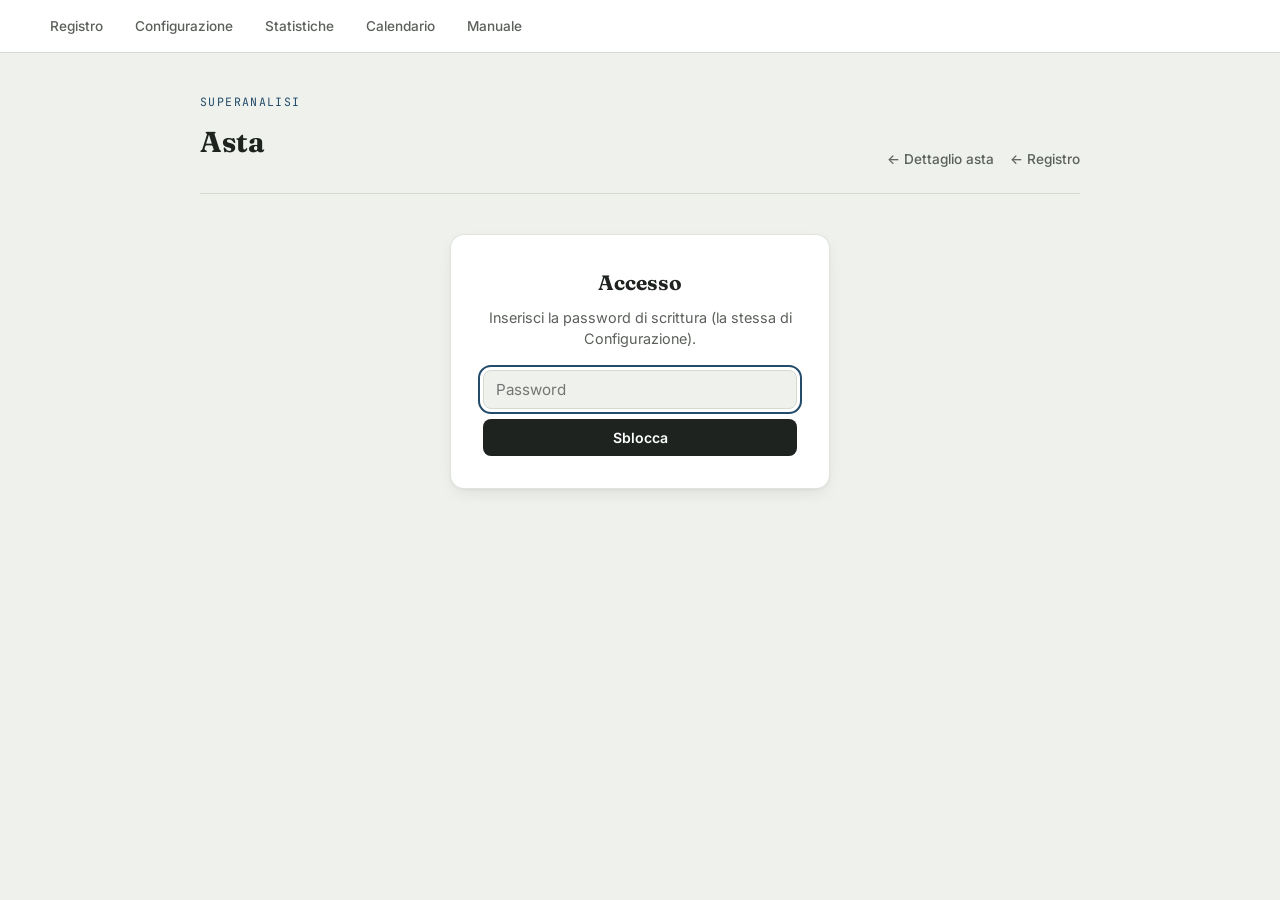
<file: superanalisi.html>
<!DOCTYPE html>
<html lang="it">
<head>
<meta charset="UTF-8">
<meta name="viewport" content="width=device-width, initial-scale=1.0, viewport-fit=cover">
<title>Superanalisi · Aste Scan</title>

<link rel="manifest" href="manifest.json">
<link rel="icon" href="favicon-32.png" sizes="32x32">
<link rel="apple-touch-icon" href="apple-touch-icon.png">
<meta name="theme-color" content="#ffffff">
<script src="tema.js?v=20261001"></script>
<script src="sessione.js?v=20261001"></script>

<link rel="preconnect" href="https://fonts.googleapis.com">
<link rel="preconnect" href="https://fonts.gstatic.com" crossorigin>
<link href="https://fonts.googleapis.com/css2?family=Fraunces:opsz,wght@9..144,400;9..144,500;9..144,600&family=Inter:wght@400;500;600;700&family=JetBrains+Mono:wght@400;500;600&display=swap" rel="stylesheet">

<!--
  superanalisi.html — dettaglio di un'asta (qualunque): dati della perizia
  (analisi v2, con pagina e citazione), valore di rivendita, conto
  dell'operazione (underwriting.js) e seconda opinione con altre AI, con il
  salvataggio del loro risultato (superanalisi-esterne.js).
  Si apre dal dettaglio dell'asta in index.html (pulsante "Superanalisi",
  per qualunque asta): superanalisi.html?id=<id annuncio>.
  Serve la password di scrittura (stesso sblocco di config.html e
  statistiche.html), usata anche per salvare il tuo valore di rivendita
  (sql/valore_rivendita.sql in aste-immobiliari).
-->

<style>
  :root {
    --bg: #eef1ec;
    --surface: #ffffff;
    --surface-2: #e3e7e0;
    --border: #d5dad1;
    --primary: #234c6a;
    --primary-soft: rgba(35, 76, 106, .10);
    --secondary: #a15c3e;
    --secondary-soft: rgba(161, 92, 62, .10);
    --ok: #3f6b4a;
    --ok-soft: rgba(63, 107, 74, .12);
    --danger: #8b3d2e;
    --danger-soft: rgba(139, 61, 46, .10);
    --ink: #1e2320;
    --ink-muted: #5b615a;
    --ink-faint: #696f67;   /* 01/10/2026: prima #8c9289, contrasto 2,8:1 sullo sfondo; ora 4,5:1 */
    --font-display: 'Fraunces', Georgia, serif;
    --font-body: 'Inter', system-ui, -apple-system, sans-serif;
    --font-mono: 'JetBrains Mono', ui-monospace, monospace;
  }
  * { box-sizing: border-box; }
  html, body { margin: 0; padding: 0; }
  body { background: var(--bg); color: var(--ink); font-family: var(--font-body); line-height: 1.5; -webkit-font-smoothing: antialiased; }
  a { color: var(--secondary); }
  :focus-visible { outline: 2px solid var(--primary); outline-offset: 3px; border-radius: 4px; }
  .nascosto { display: none !important; }

  .contenitore { max-width: 920px; margin: 0 auto; padding: 40px 20px 96px; }
  .intestazione { display: flex; justify-content: space-between; align-items: flex-end; flex-wrap: wrap; gap: 16px;
    padding-bottom: 24px; margin-bottom: 28px; border-bottom: 1px solid var(--border); }
  .eyebrow { font-family: var(--font-mono); font-size: .72rem; letter-spacing: .12em; text-transform: uppercase; color: var(--primary); margin: 0 0 10px; }
  h1 { font-family: var(--font-display); font-size: 1.8rem; margin: 0 0 6px; }
  .sottotitolo { color: var(--ink-muted); font-size: .95rem; margin: 0; }
  .link-torna { font-size: .85rem; font-weight: 500; color: var(--ink-muted); text-decoration: none; white-space: nowrap; }
  .link-torna:hover { color: var(--primary); }
  .link-ritorno { display: flex; gap: 16px; flex-wrap: wrap; }

  .riquadro-gate { max-width: 380px; margin: 40px auto; background: var(--surface); border: 1px solid var(--border);
    border-radius: 12px; padding: 32px; text-align: center; }
  .riquadro-gate h2 { font-family: var(--font-display); font-size: 1.3rem; margin: 0 0 8px; }
  .riquadro-gate p { color: var(--ink-muted); font-size: .9rem; margin: 0 0 20px; }
  .riquadro-gate form { display: flex; flex-direction: column; gap: 10px; }
  input[type="password"], input[type="number"], input[type="text"] {
    background: var(--bg); border: 1px solid var(--border); border-radius: 8px; padding: 9px 12px;
    font-family: var(--font-body); font-size: .95rem; color: var(--ink); }
  .bottone { background: var(--ink); color: var(--surface); border: none; border-radius: 8px; padding: 10px 14px;
    font-family: var(--font-body); font-size: .88rem; font-weight: 600; cursor: pointer; }
  .bottone.secondario { background: var(--surface-2); color: var(--ink); }
  .bottone:hover { opacity: .9; }
  .messaggio { font-size: .85rem; margin: 8px 0 0; }
  .messaggio.errore { color: var(--danger); }
  .messaggio.ok { color: var(--ok); }

  .sezione { background: var(--surface); border: 1px solid var(--border); border-radius: 12px; padding: 22px 22px 18px; margin-bottom: 18px; }
  .sezione h2 { font-family: var(--font-display); font-size: 1.25rem; margin: 0 0 12px; }
  .sezione h3 { font-size: .78rem; font-weight: 700; letter-spacing: .06em; text-transform: uppercase; color: var(--primary); margin: 18px 0 8px; }
  .nota { color: var(--ink-muted); font-size: .82rem; margin: 6px 0 0; }
  .griglia { display: grid; grid-template-columns: repeat(auto-fill, minmax(190px, 1fr)); gap: 10px 18px; }
  .voce .etichetta { font-size: .74rem; color: var(--ink-faint); text-transform: uppercase; letter-spacing: .04em; }
  .voce .valore { font-size: .95rem; font-weight: 500; }
  .citazione { font-size: .82rem; color: var(--ink-muted); border-left: 3px solid var(--border); padding: 2px 0 2px 10px; margin: 4px 0 8px; }
  .pagina { font-family: var(--font-mono); font-size: .75rem; color: var(--primary); background: var(--primary-soft); border-radius: 4px; padding: 0 5px; margin-left: 4px; }
  .elenco { margin: 4px 0; padding-left: 18px; }
  .elenco li { margin: 3px 0; font-size: .9rem; }

  .etichetta-stato { display: inline-block; font-size: .78rem; font-weight: 600; border-radius: 999px; padding: 2px 10px; }
  .stato-PULITA { background: var(--ok-soft); color: var(--ok); }
  .stato-GESTIBILE { background: var(--primary-soft); color: var(--primary); }
  .stato-COMPLESSA { background: var(--secondary-soft); color: var(--secondary); }
  .stato-DA_SCARTARE { background: var(--danger-soft); color: var(--danger); }
  .verdetto { font-size: 1.02rem; font-weight: 600; margin: 8px 0 4px; }
  .numero-grande { font-family: var(--font-mono); font-size: 1.5rem; font-weight: 600; }

  .tabella-scroll { overflow-x: auto; }
  table { border-collapse: collapse; width: 100%; font-size: .86rem; }
  th, td { text-align: right; padding: 6px 8px; border-bottom: 1px solid var(--border); white-space: nowrap; }
  th:first-child, td:first-child { text-align: left; }
  th { font-size: .74rem; color: var(--ink-faint); text-transform: uppercase; letter-spacing: .04em; font-weight: 600; }
  tr.totale td { font-weight: 700; }

  .riga-form { display: flex; flex-wrap: wrap; gap: 10px; align-items: flex-end; margin-top: 8px; }
  .campo { display: flex; flex-direction: column; gap: 4px; font-size: .82rem; color: var(--ink-muted); }
  .campo input[type="number"] { width: 150px; }
  .campo select { background: var(--bg); border: 1px solid var(--border); border-radius: 8px; padding: 9px 12px;
    font-family: var(--font-body); font-size: .95rem; color: var(--ink); max-width: 100%; }
  .etichetta-checkbox { display: flex; gap: 6px; align-items: center; font-size: .85rem; color: var(--ink); }

  .pulsanti-ai { display: grid; grid-template-columns: repeat(auto-fill, minmax(165px, 1fr)); gap: 8px; margin-top: 10px; }
  .pulsante-ai { background: var(--surface-2); border: 1px solid var(--border); border-radius: 8px; padding: 10px 12px;
    text-align: left; cursor: pointer; font-family: var(--font-body); font-size: .88rem; font-weight: 600; color: var(--ink); }
  .pulsante-ai small { display: block; font-weight: 400; color: var(--ink-muted); font-size: .74rem; }
  .pulsante-ai:hover { border-color: var(--primary); }
  textarea { width: 100%; min-height: 160px; font-family: var(--font-mono); font-size: .78rem; border: 1px solid var(--border);
    border-radius: 8px; padding: 10px; background: var(--bg); color: var(--ink); }
  /* Riepilogo in cima e indice delle sezioni (fase 4, 29/09/2026) */
  .riepilogo .verdetto { margin-top: 0; }
  .riepilogo .griglia { margin-top: 12px; grid-template-columns: repeat(auto-fill, minmax(140px, 1fr)); }
  .riepilogo .numero-grande { font-size: 1.25rem; }
  .negativo { color: var(--danger); }
  .indice-pagina { position: sticky; top: 0; z-index: 5; display: flex; flex-wrap: wrap; gap: 6px; padding: 8px 0 10px; margin-bottom: 10px;
    background: var(--bg); }
  .indice-pagina button { font: inherit; font-size: .78rem; font-weight: 500; color: var(--ink-muted); background: var(--surface-2);
    border: none; border-radius: 999px; padding: 6px 12px; min-height: 32px; cursor: pointer; white-space: nowrap; }
  .indice-pagina button:hover { color: var(--ink); }
  .indice-pagina button.attiva { background: var(--ink); color: var(--surface); }
  .sezione-pagina { scroll-margin-top: 60px; }
  @media (max-width: 640px) {
    .indice-pagina { flex-wrap: nowrap; overflow-x: auto; scrollbar-width: none; margin: 0 -14px 10px; padding: 8px 14px 10px; }
    .indice-pagina::-webkit-scrollbar { display: none; }
    .indice-pagina button { flex-shrink: 0; }
  }
  @media print { .indice-pagina { display: none !important; } }
  @media (max-width: 560px) { .contenitore { padding: 24px 14px 72px; } h1 { font-size: 1.45rem; } }
  /* Comparabili (30/09/2026): una scheda per comparabile, campi su griglia */
  .comparabili { display: flex; flex-direction: column; gap: 8px; margin-top: 10px; }
  .comparabile { display: grid; grid-template-columns: minmax(0, 3fr) repeat(4, minmax(0, 1fr)) auto auto; gap: 8px; align-items: end;
    background: var(--surface-2); border-radius: 10px; padding: 8px 10px; }
  .comparabile label { display: flex; flex-direction: column; gap: 3px; font-size: .72rem; color: var(--ink-muted); min-width: 0; }
  .comparabile input, .comparabile select { width: 100%; min-width: 0; background: var(--bg); border: 1px solid var(--border); border-radius: 8px;
    padding: 7px 9px; font-family: var(--font-body); font-size: .86rem; color: var(--ink); }
  .comparabile .euro-mq { font-family: var(--font-mono); font-size: .86rem; white-space: nowrap; padding-bottom: 8px; }
  .comparabile .togli { background: none; border: none; color: var(--ink-muted); cursor: pointer; font-size: 1rem; padding: 6px; }
  .forchetta-comparabili { margin-top: 10px; }
  @media (max-width: 720px) {
    .comparabile { grid-template-columns: repeat(2, minmax(0, 1fr)); }
    .comparabile .campo-link { grid-column: 1 / -1; }
  }

  /* Niente zoom automatico di iPhone toccando un campo (campi a 16 px sul telefono) */
  @media (max-width: 640px) {
    input:not([type="checkbox"]):not([type="radio"]):not([type="range"]), select, textarea {
      font-size: 16px !important;   /* !important: vince anche sulle regole più specifiche (es. dettagli della visita a 14,4 px) */
    }
  }
</style>
<link rel="stylesheet" href="colori.css?v=20261001b">
<link rel="stylesheet" href="grafica-app.css?v=20261001">
</head>
<body>
<script src="menu.js?v=20261003"></script>
<div class="contenitore">
  <div class="intestazione">
    <div>
      <p class="eyebrow">Superanalisi</p>
      <h1 id="titolo">Asta</h1>
      <p class="sottotitolo" id="sottotitolo"></p>
    </div>
    <div class="link-ritorno">
      <a class="link-torna" id="link-dettaglio" href="index.html" onclick="return MenuPagine.torna(event, 'index.html')">← Dettaglio asta</a>
      <a class="link-torna" href="index.html">← Registro</a>
    </div>
  </div>

  <p id="stato-verifica-automatica" class="nota">Verifica dell'accesso…</p>

  <div id="schermata-password" class="riquadro-gate nascosto">
    <h2>Accesso</h2>
    <p>Inserisci la password di scrittura (la stessa di Configurazione).</p>
    <form onsubmit="event.preventDefault(); sblocca();">
      <input type="password" id="campo-password" autocomplete="current-password" placeholder="Password" aria-label="Password di scrittura">
      <button class="bottone" type="submit">Sblocca</button>
      <p id="errore-gate" class="messaggio errore nascosto"></p>
    </form>
  </div>

  <div id="schermata-contenuto" class="nascosto">
    <p id="messaggio-caricamento" class="nota">Caricamento…</p>
    <nav class="indice-pagina nascosto" id="indice-pagina" aria-label="Sezioni della pagina"></nav>
    <div id="contenuto"></div>
    <div id="sezione-risultati-esterni" class="sezione sezione-pagina nascosto"></div>
  </div>
</div>

<script src="etichette.js?v=20261001"></script>
<script src="underwriting.js?v=20261015"></script>
<script src="superanalisi-esterne.js?v=20261001"></script>
<script src="feedback.js?v=20261001"></script>
<script src="operazioni.js?v=20260930"></script>
<script>
  const SUPABASE_URL = "https://igemwrrcmsgaotoqvdzt.supabase.co";
  const SUPABASE_ANON_KEY = "eyJhbGciOiJIUzI1NiIsInR5cCI6IkpXVCJ9.eyJpc3MiOiJzdXBhYmFzZSIsInJlZiI6ImlnZW13cnJjbXNnYW90b3F2ZHp0Iiwicm9sZSI6ImFub24iLCJpYXQiOjE3ODkzMDc2MjksImV4cCI6MjEwNDg4MzYyOX0.YkUOBTOb40C-N0TkuDN0o5N7fVvI_qX2F1grUp-SVe8";
  const ID_ASTA = new URLSearchParams(location.search).get("id") || "";
  // index.html apre il dettaglio della card con l'id nel frammento (apriDaLinkDiretto).
  if (ID_ASTA) document.getElementById("link-dettaglio").href = "index.html#" + encodeURIComponent(ID_ASTA);

  // Stessa chiave di config.html e statistiche.html.
  const CHIAVE_PASSWORD = "aste_password_v2";
  const CHIAVE_PARAMETRI = "superanalisi_parametri_v1";
  // Utile predefinito: 15% netto sul capitale investito nello scenario
  // centrale; almeno 5% netto anche nel prudenziale.
  const PARAMETRI_PREDEFINITI = { utilePct: 15, minimoPrudenzialePct: 5, primaCasa: false };
  // Il tuo valore di rivendita diventa lo scenario centrale; prudenziale e
  // ottimistico ne sono una forchetta (STIMA, da tarare).
  const FORCHETTA_VALORE_UTENTE = { prudenziale: 0.93, centrale: 1.0, ottimistico: 1.05 };

  let passwordCorrente = null;
  let RIGA = null;
  // Regime fiscale, aliquote e sconto di trattativa (Configurazione → Conti),
  // letti con leggi_parametri_conti; predefiniti finché non arrivano.
  let PARAMETRI_CONTI = window.Operazioni ? Operazioni.parametriConti(null)
    : { regimeFiscale: "privato", aliquotaImpresa: 0.279, registroImpresa: 0.09, scontoTrattativaComparabili: 0.05 };
  let ESITO_CONTO = null;         // ultimo conto di disegnaConto, per il prompt
  let promptModificato = false;   // true se hai scritto nel riquadro del prompt

  // ============================================================ utilità
  // Link dal database: solo http(s), niente "javascript:" dentro un href.
  function urlSicuro(u) { const t = String(u || "").trim(); return /^https?:\/\//i.test(t) ? t : "#"; }
  // Anche le virgolette: il testo finisce pure dentro attributi (href, title).
  function escapeHtml(t) { const d = document.createElement("div"); d.textContent = t === null || t === undefined ? "" : String(t); return d.innerHTML.replace(/"/g, "&quot;").replace(/'/g, "&#39;"); }
  const vuoto = (v) => v === null || v === undefined || v === "" || (Array.isArray(v) && !v.length);
  // punto delle migliaia sempre, anche a 4 cifre ("€ 1.500", non "€ 1500")
  function eur(v) { const n = Number(v); return vuoto(v) || !Number.isFinite(n) ? "—" : "€ " + (Math.round(n) < 0 ? "-" : "") + String(Math.abs(Math.round(n))).replace(/\B(?=(\d{3})+(?!\d))/g, "."); }
  function mq(v) { const n = Number(v); return vuoto(v) || !Number.isFinite(n) ? "—" : n.toLocaleString("it-IT") + " mq"; }
  function testo(v) { return vuoto(v) ? "—" : String(v).replace(/_/g, " "); }
  const frase = (t) => { const s = String(t).trim(); return /[.!?]$/.test(s) ? s : s + "."; };
  function sino(v) { return v === true || v === "true" || v === "si" ? "sì" : v === false || v === "false" || v === "no" ? "no" : testo(v); }
  const pag = (p) => vuoto(p) ? "" : `<span class="pagina">p. ${escapeHtml(p)}</span>`;
  const cit = (c) => vuoto(c) ? "" : `<div class="citazione">«${escapeHtml(c)}»</div>`;
  function voce(etichetta, valore, extra = "") {
    return `<div class="voce"><div class="etichetta">${escapeHtml(etichetta)}</div><div class="valore">${escapeHtml(valore)}${extra}</div></div>`;
  }

  async function chiamaRpc(nome, payload) {
    const r = await fetch(`${SUPABASE_URL}/rest/v1/rpc/${nome}`, {
      method: "POST",
      headers: { apikey: SUPABASE_ANON_KEY, Authorization: `Bearer ${SUPABASE_ANON_KEY}`, "Content-Type": "application/json" },
      body: JSON.stringify(payload),
    });
    return r.json();
  }

  async function messaggioPasswordRifiutata() {
    try {
      const secondi = await chiamaRpc("blocco_password", { p_tipo: "scrittura" });
      if (typeof secondi === "number" && secondi > 0) return `Troppi tentativi errati: riprova tra ${Math.ceil(secondi / 60)} minuti.`;
    } catch (e) {}
    return "Password errata.";
  }

  function leggiLocale(chiave) { try { return localStorage.getItem(chiave); } catch (e) { return null; } }
  function scriviLocale(chiave, valore) { try { localStorage.setItem(chiave, valore); } catch (e) {} }
  function cancellaLocale(chiave) { try { localStorage.removeItem(chiave); } catch (e) {} }

  // ============================================================ accesso
  async function sblocca() {
    const password = document.getElementById("campo-password").value;
    const erroreEl = document.getElementById("errore-gate");
    erroreEl.classList.add("nascosto");
    if (!password) return;
    let ok;
    try { ok = await chiamaRpc("verifica_password", { password_tentativo: password }); }
    catch (e) { erroreEl.textContent = "Impossibile contattare Supabase."; erroreEl.classList.remove("nascosto"); return; }
    if (ok === true) { passwordCorrente = password; scriviLocale(CHIAVE_PASSWORD, password); mostraContenuto(); }
    else { erroreEl.textContent = await messaggioPasswordRifiutata(); erroreEl.classList.remove("nascosto"); }
  }

  async function provaSbloccoAutomatico() {
    const ricordata = leggiLocale(CHIAVE_PASSWORD);
    if (ricordata) {
      try {
        if (await chiamaRpc("verifica_password", { password_tentativo: ricordata }) === true) {
          passwordCorrente = ricordata; mostraContenuto(); return;
        }
        cancellaLocale(CHIAVE_PASSWORD);
      } catch (e) {}
    }
    document.getElementById("stato-verifica-automatica").classList.add("nascosto");
    document.getElementById("schermata-password").classList.remove("nascosto");
    document.getElementById("campo-password").focus();
  }

  function mostraContenuto() {
    document.getElementById("stato-verifica-automatica").classList.add("nascosto");
    document.getElementById("schermata-password").classList.add("nascosto");
    document.getElementById("schermata-contenuto").classList.remove("nascosto");
    caricaAsta();
  }

  // ============================================================ dati
  async function caricaAsta() {
    const msg = document.getElementById("messaggio-caricamento");
    if (!/^\d+$/.test(ID_ASTA)) { msg.textContent = "Manca l'asta: apri questa pagina dal pulsante \"Superanalisi\" del registro."; return; }
    try {
      // Lettura protetta dalla password (leggi_aste, sql/lettura_protetta.sql nel repo privato).
      const r = await fetch(`${SUPABASE_URL}/rest/v1/rpc/leggi_aste?select=*&id_annuncio=eq.${ID_ASTA}`,
        { method: "POST", headers: { apikey: SUPABASE_ANON_KEY, Authorization: `Bearer ${SUPABASE_ANON_KEY}`, "Content-Type": "application/json" },
          body: JSON.stringify({ password_tentativo: passwordCorrente, tipo: "scrittura" }) });
      const righe = await r.json();
      if (!Array.isArray(righe) || !righe.length) { msg.textContent = `Asta ${ID_ASTA} non trovata nel registro.`; return; }
      RIGA = righe[0];
      try {
        const pc = await chiamaRpc("leggi_parametri_conti", { password_tentativo: passwordCorrente, tipo: "scrittura" });
        if (pc && pc.ok && window.Operazioni) PARAMETRI_CONTI = Operazioni.parametriConti(pc.parametri);
      } catch (e) { /* predefiniti */ }
      msg.classList.add("nascosto");
      disegna();
    } catch (e) {
      msg.textContent = `Non riesco a leggere il registro: ${e.message}`;
    }
  }

  function analisiV2(riga) {
    const a = riga && riga.analisi_v2;
    return a && typeof a === "object" && String(riga.versione_prompt || "").startsWith("v2") ? a : null;
  }

  // ============================================================ pagina
  function disegna() {
    const r = RIGA;
    const a = analisiV2(r);
    document.title = `Superanalisi · ${r.comune__indirizzo || ID_ASTA}`;
    document.getElementById("titolo").textContent = r.comune__indirizzo || `Asta ${ID_ASTA}`;
    document.getElementById("sottotitolo").textContent =
      [Etichette.tribunale(r.tribunale), r.n__lotto ? Etichette.lotto(r.n__lotto) : "", r.tipologia ? Etichette.tipologia(r.tipologia) : ""]
        .filter(Boolean).join(" · ");
    const html = [`<div id="sa-riepilogo" class="sezione-pagina">${sezioneRiepilogo(r, null)}</div>`,
      `<div id="sa-annuncio" class="sezione-pagina">${sezioneAnnuncio(r, a)}</div>`];
    if (!a) {
      html.push(`<div class="sezione"><h2>Analisi v2 non ancora disponibile</h2>
        <p class="nota">Questa asta è stata analizzata con il prompt precedente (v1), che non estrae i dettagli con pagina e
        citazione. Per averla serve una rianalisi con la v2 (il ricontrollo automatico riguarda solo le aste senza perizia) o un nuovo
        ricontrollo. Nel frattempo puoi usare la seconda opinione qui sotto.</p></div>`);
    } else {
      html.push(`<div id="sa-perizia" class="sezione-pagina">${sezionePerizia(a)}</div>`);
      html.push(`<div id="blocco-valore-rivendita" class="sezione-pagina">${sezioneValoreRivendita(r, a)}</div>`);
      html.push(`<div id="blocco-comparabili" class="sezione-pagina">${sezioneComparabili(r)}</div>`);
      html.push(`<div id="sezione-conto" class="sezione-pagina"></div>`);
    }
    html.push(`<div id="sa-seconda" class="sezione-pagina">${sezioneSecondaOpinione(r, a)}</div>`);
    document.getElementById("contenuto").innerHTML = html.join("");
    if (a) { disegnaConto(); mostraComparabili(); }
    montaRisultatiEsterni();
    disegnaIndicePagina();
  }

  // ============================================================ riepilogo e indice
  // Il verdetto calcolato comincia con la classe ("PULITA — offerta massima…"),
  // che la pagina mostra già nell'etichetta colorata accanto: qui la si toglie
  // per non leggerla due volte. Il testo intero resta nel prompt per le AI.
  function verdettoSenzaClasse(esito) {
    const v = String((esito && esito.verdetto) || "");
    for (const inizio of [`${esito.classe} — `, esito.classe === "DA_SCARTARE" ? "SCARTARE — " : null]) {
      if (inizio && v.startsWith(inizio)) return v.slice(inizio.length);
    }
    return v;
  }
  // Margine sull'offerta minima: se negativo l'obiettivo di utile non si
  // raggiunge nemmeno all'offerta minima (stesso numero, detto in chiaro).
  function testoMargine(h) {
    if (h == null) return { etichetta: "Margine sull'offerta minima", valore: "—", classe: "" };
    if (h < 0) return { etichetta: "Obiettivo non raggiungibile all'offerta minima", valore: `mancano ${eur(-h)}`, classe: "negativo" };
    return { etichetta: "Margine sull'offerta minima", valore: eur(h), classe: "" };
  }

  // In cima: le cifre per decidere, prese dal conto (se c'è l'analisi v2).
  function sezioneRiepilogo(r, esito) {
    const dataVendita = r.data_vendita ? new Date(r.data_vendita).toLocaleDateString("it-IT") : "—";
    if (!esito) {
      return `<div class="sezione riepilogo"><h2>Riepilogo</h2>
        ${analisiV2(r) ? "" : `<p class="nota">Giudizio e offerta massima non disponibili: serve l'analisi v2 della perizia.</p>`}
        <div class="griglia">
          <div class="voce"><div class="etichetta">Offerta minima</div><div class="numero-grande">${eur(r.offerta_minima)}</div></div>
          <div class="voce"><div class="etichetta">Data vendita</div><div class="numero-grande">${escapeHtml(dataVendita)}</div></div>
        </div></div>`;
    }
    const m = testoMargine(esito.headroom);
    return `<div class="sezione riepilogo"><h2>Riepilogo</h2>
      <p class="verdetto"><span class="etichetta-stato stato-${escapeHtml(esito.classe)}">${escapeHtml(testo(esito.classe))}</span> ${escapeHtml(verdettoSenzaClasse(esito))}</p>
      <div class="griglia">
        <div class="voce"><div class="etichetta">Offerta minima</div><div class="numero-grande">${eur(r.offerta_minima)}</div></div>
        <div class="voce"><div class="etichetta">Offerta massima</div><div class="numero-grande">${eur(esito.offertaMassima)}</div></div>
        <div class="voce"><div class="etichetta">${escapeHtml(m.etichetta)}</div><div class="numero-grande ${m.classe}">${escapeHtml(m.valore)}</div></div>
        <div class="voce"><div class="etichetta">Qualità dei dati</div><div class="numero-grande">${escapeHtml(esito.qualita.livello)}</div></div>
        <div class="voce"><div class="etichetta">Data vendita</div><div class="numero-grande">${escapeHtml(dataVendita)}</div></div>
      </div>
      <p class="nota"><a href="#sezione-conto" onclick="event.preventDefault(); vaiASezionePagina('sezione-conto')">Vedi il conto completo ↓</a></p>
    </div>`;
  }

  const VOCI_INDICE = [["sa-riepilogo", "Riepilogo"], ["sa-annuncio", "Annuncio"], ["sa-perizia", "Perizia"],
    ["blocco-valore-rivendita", "Rivendita"], ["blocco-comparabili", "Comparabili"], ["sezione-conto", "Conto"], ["sa-seconda", "Seconda opinione"],
    ["sezione-risultati-esterni", "Risultati salvati"]];
  function disegnaIndicePagina() {
    const nav = document.getElementById("indice-pagina");
    const voci = VOCI_INDICE.filter(([id]) => { const el = document.getElementById(id); return el && !el.classList.contains("nascosto"); });
    nav.innerHTML = voci.map(([id, t]) => `<button type="button" data-sez="${id}" onclick="vaiASezionePagina('${id}')">${t}</button>`).join("");
    nav.classList.toggle("nascosto", voci.length < 2);
    aggiornaVoceIndicePagina();
  }
  let bloccoIndicePaginaFinoA = 0;
  function vaiASezionePagina(id) {
    const el = document.getElementById(id);
    if (!el) return;
    bloccoIndicePaginaFinoA = Date.now() + 900;
    evidenziaVoceIndicePagina(id);
    const alto = window.scrollY + el.getBoundingClientRect().top - document.getElementById("indice-pagina").offsetHeight - 8;
    window.scrollTo({ top: Math.max(0, alto), behavior: "smooth" });
  }
  function evidenziaVoceIndicePagina(id) {
    const nav = document.getElementById("indice-pagina");
    let attiva = null;
    nav.querySelectorAll("button[data-sez]").forEach((b) => { b.classList.toggle("attiva", b.dataset.sez === id); if (b.dataset.sez === id) attiva = b; });
    if (attiva && nav.scrollWidth > nav.clientWidth) {
      const sx = attiva.offsetLeft - nav.offsetLeft, dx = sx + attiva.offsetWidth;
      if (sx < nav.scrollLeft) nav.scrollLeft = sx - 8;
      else if (dx > nav.scrollLeft + nav.clientWidth) nav.scrollLeft = dx - nav.clientWidth + 8;
    }
  }
  // Voce evidenziata = sezione che si sta guardando (in fondo alla pagina l'ultima visibile).
  function aggiornaVoceIndicePagina() {
    const nav = document.getElementById("indice-pagina");
    if (!nav || nav.classList.contains("nascosto")) return;
    if (Date.now() < bloccoIndicePaginaFinoA) { bloccoIndicePaginaFinoA = Math.max(bloccoIndicePaginaFinoA, Date.now() + 150); return; }
    const sezioni = [...nav.querySelectorAll("button[data-sez]")].map((b) => document.getElementById(b.dataset.sez)).filter(Boolean);
    if (!sezioni.length) return;
    const linea = nav.getBoundingClientRect().bottom + 24;
    const inFondo = window.innerHeight + window.scrollY >= document.documentElement.scrollHeight - 4;
    let id = null;
    sezioni.forEach((s) => { if (inFondo ? s.getBoundingClientRect().top < window.innerHeight - 40 : s.getBoundingClientRect().top <= linea) id = s.id; });
    evidenziaVoceIndicePagina(id || sezioni[0].id);
  }
  window.addEventListener("scroll", aggiornaVoceIndicePagina, { passive: true });

  // Sezione "Salva il risultato dell'AI" (superanalisi-esterne.js): montata
  // una volta sola, fuori da #contenuto, così un nuovo disegna() non cancella
  // il testo incollato.
  function montaRisultatiEsterni() {
    const el = document.getElementById("sezione-risultati-esterni");
    if (el.dataset.montata) return;
    el.dataset.montata = "1";
    el.classList.remove("nascosto");
    SuperanalisiEsterne.montaSalvataggio({
      contenitore: el, tipo: "asta", idAnnunci: () => [ID_ASTA], idAstaElenco: ID_ASTA,
      chiamaRpc, password: () => passwordCorrente,
    });
  }

  function sezioneAnnuncio(r, a) {
    const m = (a && a._meta) || {};
    return `<div class="sezione"><h2>Annuncio</h2><div class="griglia">
      ${voce("Data vendita", r.data_vendita ? new Date(r.data_vendita).toLocaleDateString("it-IT") : "—")}
      ${voce("Prezzo base", eur(r.prezzo_base))}
      ${voce("Offerta minima", eur(r.offerta_minima))}
      ${voce("Disponibilità (PVP)", testo(r["disponibilità_pvp"]))}
      ${voce("Documento analizzato", testo(r.fonte_documento))}
      ${voce("Analisi", a ? `${r.versione_prompt} · ${testo(m.modello || r.modello_ai_usato)}` : "v1")}
    </div>
    <p class="nota">${r.link_asta ? `<a href="${escapeHtml(urlSicuro(r.link_asta))}" target="_blank" rel="noopener">Annuncio PVP</a>` : ""}
      ${r.link_pdf ? ` · <a href="${escapeHtml(urlSicuro(r.link_pdf))}" target="_blank" rel="noopener">Perizia (PDF)</a>` : ""}
      ${r.descrizione_lotto ? `<br>${escapeHtml(r.descrizione_lotto)}` : ""}</p></div>`;
  }

  function sezionePerizia(a) {
    const P = a.perizia || {}, I = a.identificazione || {}, CAT = a.catasto || {}, S = a.superfici || {};
    const U = a.urbanistica || {}, CP = U.condono_pendente || {}, O = a.occupazione || {}, C = a.condominio || {};
    const M = a.stato_manutentivo || {}, L = a.lavori_ctu || {}, V = a.valutazione_ctu || {}, F = a.formalita || {};
    const disc = (a.discordanze || []).filter((x) => x && typeof x === "object");
    const rischi = (a.altri_rischi || []).filter((x) => x && typeof x === "object");
    const unita = (CAT.unita || []).filter((x) => x && typeof x === "object");
    const diff = (U.difformita || []).filter((x) => x && typeof x === "object");
    const quot = (V.quotazioni_citate || []).filter((x) => x && typeof x === "object");

    return `<div class="sezione"><h2>Perizia</h2>
      <div class="griglia">
        ${voce("Tipo di documento", testo(P.tipo_documento))}
        ${voce("Data perizia", Etichette.data(testo(P.data_perizia)), P.data_ultima_integrazione ? ` (integrazione ${escapeHtml(Etichette.data(P.data_ultima_integrazione))})` : "")}
        ${voce("Lotto trovato", sino(P.lotto_trovato))}
        ${voce("Lotti / beni usati", testo(P.lotti_usati))}
        ${voce("Quota in vendita", testo(I.quota_in_vendita))}
        ${vuoto(I.quota_pignorata_perizia) ? "" : voce("Quota secondo la perizia", testo(I.quota_pignorata_perizia))}
        ${voce("Piano / interno", [I.piano, I.interno].filter((x) => !vuoto(x)).join(" / ") || "—")}
        ${voce("Ascensore", sino(I.ascensore))}
        ${voce("Anno costruzione", testo(I.anno_costruzione))}
      </div>
      ${vuoto(P.problemi_lettura) ? "" : `<p class="nota">⚠️ ${escapeHtml(P.problemi_lettura)}</p>`}

      <h3>Superfici</h3>
      <div class="griglia">
        ${voce("Commerciale CTU", mq(S.commerciale_ctu_mq))}
        ${voce("Lorda coperta", mq(S.lorda_coperta_mq))}
        ${voce("Utile netta", mq(S.utile_netta_mq))}
        ${voce("Catastale totale", mq(S.catastale_totale_mq))}
        ${voce("Balconi / terrazzi", mq(S.balconi_terrazzi_mq))}
        ${voce("Giardino / corte", mq(S.giardino_corte_mq))}
        ${voce("Box / garage", mq(S.box_garage_mq))}
        ${voce("Cantina", mq(S.cantina_mq))}
      </div>
      ${vuoto(S.coefficienti_ctu) ? "" : `<p class="nota">Coefficienti CTU: ${escapeHtml(S.coefficienti_ctu)} ${pag(S.pagina)}</p>`}
      ${vuoto(S.note) ? "" : `<p class="nota">${escapeHtml(S.note)}</p>`}

      <h3>Catasto</h3>
      ${unita.length ? `<div class="tabella-scroll"><table><thead><tr><th>Ruolo</th><th>Foglio / part. / sub</th><th>Categoria</th><th>Consistenza</th><th>Rendita</th></tr></thead><tbody>
        ${unita.map((u) => `<tr><td>${escapeHtml(testo(u.ruolo))}</td><td>${escapeHtml([u.foglio, u.particella, u.subalterno].map(testo).join(" / "))}</td>
          <td>${escapeHtml(testo(u.categoria))}</td><td>${escapeHtml(testo(u.consistenza))}</td><td>${eur(u.rendita_euro)} ${pag(u.pagina)}</td></tr>`).join("")}
      </tbody></table></div>` : `<p class="nota">Nessuna unità catastale indicata.</p>`}
      <p class="nota">Conformità catastale: <strong>${escapeHtml(testo(CAT.conformita_catastale))}</strong>
        ${vuoto(CAT.descrizione_difformita_catastale) ? "" : ` — ${escapeHtml(CAT.descrizione_difformita_catastale)}`}</p>

      <h3>Urbanistica</h3>
      <div class="griglia">
        ${voce("Conformità urbanistica", testo(U.conformita_urbanistica))}
        ${voce("Agibilità", testo(U.agibilita), U.data_agibilita ? ` (${escapeHtml(Etichette.data(U.data_agibilita))})` : "")}
        ${voce("Costo totale regolarizzazione (CTU)", eur(U.costo_totale_regolarizzazione_ctu_euro))}
        ${voce("Condono pendente", sino(CP.presente), CP.presente === true || CP.presente === "true"
          ? ` ${escapeHtml([CP.legge, CP.anno_domanda, CP.stato].filter((x) => !vuoto(x)).join(", "))} ${pag(CP.pagina)}` : "")}
      </div>
      ${diff.length ? `<ul class="elenco">${diff.map((x) => `<li><strong>${escapeHtml(testo(x.tipo))}</strong>: ${escapeHtml(testo(x.descrizione))}
        ${vuoto(x.costo_ctu_euro) ? "" : ` — ${eur(x.costo_ctu_euro)}`} ${pag(x.pagina)}${cit(x.citazione)}</li>`).join("")}</ul>`
        : `<p class="nota">Nessuna difformità indicata.</p>`}

      <h3>Occupazione</h3>
      <p><strong>${escapeHtml(testo(O.stato))}</strong>${O.data_rilevazione ? ` (rilevata ${escapeHtml(Etichette.data(O.data_rilevazione))})` : ""} ${pag(O.pagina)}</p>
      ${vuoto(O.estremi_contratto) ? "" : `<p class="nota">Contratto: ${escapeHtml(O.estremi_contratto)}
        ${vuoto(O.scadenza_contratto) ? "" : ` · scadenza ${escapeHtml(O.scadenza_contratto)}`}
        ${vuoto(O.canone_mensile_euro) ? "" : ` · canone ${eur(O.canone_mensile_euro)}/mese`}</p>`}
      ${cit(O.citazione)}

      <h3>Condominio e stato dell'immobile</h3>
      <div class="griglia">
        ${voce("Amministratore", testo(C.amministratore))}
        ${voce("Spese ordinarie annue", eur(C.spese_ordinarie_annue_euro))}
        ${voce("Arretrati", eur(C.arretrati_euro), pag(C.pagina))}
        ${voce("Straordinarie deliberate", testo(C.straordinarie_deliberate), vuoto(C.importo_straordinarie_euro) ? "" : ` (${eur(C.importo_straordinarie_euro)})`)}
        ${voce("Stato manutentivo", testo(M.classe), M.fonte ? ` (da ${escapeHtml(M.fonte)})` : "")}
        ${voce("Riscaldamento", testo(M.riscaldamento))}
        ${voce("Lavori stimati dal CTU", eur(L.importo_euro), pag(L.pagina))}
      </div>
      ${(M.osservazioni || []).length ? `<ul class="elenco">${M.osservazioni.map((o) => `<li>${escapeHtml(o)}</li>`).join("")}</ul>` : ""}
      ${vuoto(M.impianti) && vuoto(M.infissi) ? "" : `<p class="nota">${vuoto(M.impianti) ? "" : `Impianti: ${escapeHtml(frase(M.impianti))} `}${vuoto(M.infissi) ? "" : `Infissi: ${escapeHtml(frase(M.infissi))}`}</p>`}

      <h3>Valutazione del CTU</h3>
      <div class="griglia">
        ${voce("Valore di mercato", eur(V.valore_mercato_euro), pag(V.pagina))}
        ${voce("Valore finale", eur(V.valore_finale_euro), vuoto(V.valore_finale_riferito_a) ? "" : ` (riferito a: ${escapeHtml(testo(V.valore_finale_riferito_a))})`)}
        ${voce("€/mq usati", vuoto(V.euro_mq) ? "—" : eur(V.euro_mq))}
        ${voce("Superficie usata", mq(V.superficie_usata_mq))}
        ${voce("Riduzione vendita giudiziaria", vuoto(V.riduzione_vendita_giudiziaria_pct) ? "—" : `${V.riduzione_vendita_giudiziaria_pct}%`)}
        ${voce("Detrazioni", eur(V.detrazioni_euro))}
      </div>
      ${quot.length ? `<p class="nota">Quotazioni citate dal CTU: ${quot.map((q) => `${escapeHtml(testo(q.fonte))}${q.periodo ? ` ${escapeHtml(q.periodo)}` : ""}
        ${eur(q.min_euro_mq)}–${eur(q.max_euro_mq)}/mq ${pag(q.pagina)}`).join(" · ")}</p>` : ""}

      <h3>Formalità, discordanze e rischi</h3>
      ${(F.non_cancellabili || []).length ? `<p><strong>Pesi che restano all'acquirente:</strong></p><ul class="elenco">${F.non_cancellabili.map((x) => `<li>${escapeHtml(x)}</li>`).join("")}</ul>`
        : `<p class="nota">Nessun peso non cancellabile indicato. Usi civici: ${escapeHtml(testo(F.usi_civici_censi_livelli))}.</p>`}
      ${disc.length ? `<ul class="elenco">${disc.map((d) => `<li><strong>${escapeHtml(testo(d.campo))}</strong>: ${escapeHtml(testo(d.valore_1))}
        <span class="nota">(${escapeHtml(testo(d.fonte_1))})</span> vs ${escapeHtml(testo(d.valore_2))} <span class="nota">(${escapeHtml(testo(d.fonte_2))})</span>
        ${vuoto(d.nota) ? "" : `<div class="nota">${escapeHtml(d.nota)}</div>`}</li>`).join("")}</ul>` : `<p class="nota">Nessuna discordanza segnalata.</p>`}
      ${rischi.length ? `<ul class="elenco">${rischi.map((x) => `<li>${escapeHtml(testo(x.descrizione))} ${pag(x.pagina)}</li>`).join("")}</ul>` : ""}
    </div>`;
  }

  // ============================================================ comparabili
  // Annunci o vendite simili (sql/comparabili_e_conti.sql nel repo privato):
  // €/mq di ciascuno, forchetta 25°/50°/75° percentile (underwriting.js,
  // forchettaComparabili) × superficie commerciale dell'asta. Con "usa" sono
  // la prima fonte del valore di rivendita, anche per il registro e la
  // Superanalisi di gruppo.
  // Etichette corte: stanno nei campi anche su PC. "Ristrutturato" vale anche per il nuovo.
  const STATI_COMPARABILE = [["ristrutturato", "Ristrutturato"], ["buono", "Buono"], ["da_ristrutturare", "Da ristrutturare"]];
  const TIPI_COMPARABILE = [["annuncio", "Annuncio"], ["venduto", "Venduto"]];
  let COMPARABILI_BOZZA = null;   // righe in modifica (non ancora salvate)

  function comparabiliSalvati(r) {
    const c = r && r.comparabili_utente;
    return c && Array.isArray(c.righe) ? c : { righe: [], usa: false };
  }
  // €/mq dai comparabili salvati con "usa", per il conto (null se non si usano).
  function arvEuroMqComparabili(r) {
    const c = comparabiliSalvati(r);
    if (!c.usa || !window.Underwriting) return null;
    return Underwriting.forchettaComparabili(c.righe, { scontoTrattativaComparabili: PARAMETRI_CONTI.scontoTrattativaComparabili });
  }

  function rigaComparabile(x, i) {
    const opzioni = (lista, scelto) => lista.map(([v, t]) => `<option value="${v}"${v === scelto ? " selected" : ""}>${t}</option>`).join("");
    return `<div class="comparabile" data-i="${i}">
      <label class="campo-link">Link (annuncio o atto)<input type="url" data-campo="url" value="${escapeHtml(x.url || "")}" placeholder="https://…" oninput="aggiornaComparabili()"></label>
      <label>mq<input type="number" data-campo="mq" min="0" step="1" inputmode="numeric" value="${x.mq ?? ""}" oninput="aggiornaComparabili()"></label>
      <label>Prezzo (€)<input type="number" data-campo="prezzo" min="0" step="1000" inputmode="numeric" value="${x.prezzo ?? ""}" oninput="aggiornaComparabili()"></label>
      <label>Stato<select data-campo="stato" onchange="aggiornaComparabili()">${opzioni(STATI_COMPARABILE, x.stato || "ristrutturato")}</select></label>
      <label>Tipo<select data-campo="tipo" onchange="aggiornaComparabili()">${opzioni(TIPI_COMPARABILE, x.tipo || "annuncio")}</select></label>
      <span class="euro-mq" data-euro-mq></span>
      <button type="button" class="togli" onclick="togliComparabile(${i})" title="Togli" aria-label="Togli">✕</button>
    </div>`;
  }

  function sezioneComparabili(r) {
    const c = comparabiliSalvati(r);
    COMPARABILI_BOZZA = c.righe.map((x) => ({ ...x }));
    return `<div class="sezione"><h2>Comparabili</h2>
      <p class="nota">Annunci o vendite di immobili simili nella stessa zona: link, mq, prezzo, stato ("Ristrutturato" vale anche per il nuovo) e tipo ("Annuncio" = prezzo richiesto, "Venduto" = prezzo vero). Per ognuno si calcola il prezzo al metro
        (sugli annunci meno ${Math.round(PARAMETRI_CONTI.scontoTrattativaComparabili * 100)}% di trattativa, da Configurazione → Conti); la forchetta è il 25°
        percentile, la mediana e il 75° percentile, per la superficie commerciale dell'asta. Contano soprattutto gli immobili ristrutturati: se sono
        almeno 3 si usano solo loro. Servono almeno 3 comparabili.</p>
      <div class="comparabili" id="elenco-comparabili"></div>
      <div class="riga-form">
        <button class="bottone secondario" onclick="aggiungiComparabile()">+ Aggiungi comparabile</button>
        <button class="bottone secondario" onclick="importaLinkComparabili()">Importa dai link dell'asta</button>
      </div>
      <div class="forchetta-comparabili" id="forchetta-comparabili"></div>
      <label class="etichetta-checkbox" style="margin-top:10px"><input type="checkbox" id="usa-comparabili"${c.usa ? " checked" : ""}>
        Usa i comparabili come valore di rivendita (hanno la precedenza sul tuo valore, sull'OMI e sul perito)</label>
      <div class="riga-form">
        <button class="bottone pulsante-comparabili" onclick="salvaComparabili()">Salva</button>
        <button class="bottone secondario pulsante-comparabili" onclick="salvaComparabili(true)">Cancella tutti</button>
      </div>
      <p id="messaggio-comparabili" class="messaggio nascosto"></p>
    </div>`;
  }

  function mostraComparabili() {
    const el = document.getElementById("elenco-comparabili");
    if (!el) return;
    el.innerHTML = COMPARABILI_BOZZA.length ? COMPARABILI_BOZZA.map(rigaComparabile).join("")
      : `<p class="nota">Nessun comparabile: aggiungine uno o importali dai link dell'asta.</p>`;
    aggiornaComparabili();
  }

  function leggiComparabiliDalModulo() {
    document.querySelectorAll("#elenco-comparabili .comparabile").forEach((riga) => {
      const x = COMPARABILI_BOZZA[Number(riga.dataset.i)];
      if (!x) return;
      riga.querySelectorAll("[data-campo]").forEach((campo) => {
        const k = campo.dataset.campo;
        x[k] = k === "mq" || k === "prezzo" ? (campo.value === "" ? null : Number(campo.value)) : campo.value.trim();
      });
    });
  }

  // €/mq di ogni riga e forchetta, mentre scrivi (niente salvataggio).
  function aggiornaComparabili() {
    leggiComparabiliDalModulo();
    const sconto = PARAMETRI_CONTI.scontoTrattativaComparabili;
    document.querySelectorAll("#elenco-comparabili .comparabile").forEach((riga) => {
      const x = COMPARABILI_BOZZA[Number(riga.dataset.i)] || {};
      const v = x.mq > 0 && x.prezzo > 0 ? x.prezzo * (x.tipo === "annuncio" ? 1 - sconto : 1) / x.mq : null;
      riga.querySelector("[data-euro-mq]").textContent = v ? `${eur(v)}/mq` : "—";
    });
    const out = document.getElementById("forchetta-comparabili");
    if (!out || !window.Underwriting) return;
    const f = Underwriting.forchettaComparabili(COMPARABILI_BOZZA, { scontoTrattativaComparabili: sconto });
    if (!f) { out.innerHTML = ""; return; }
    const sup = ESITO_CONTO && ESITO_CONTO.superficie ? ESITO_CONTO.superficie.mq : null;
    const valore = (k) => sup ? ` → ${eur(f[k] * sup)}` : "";
    out.innerHTML = `<div class="griglia">
        <div class="voce"><div class="etichetta">Prudenziale (25°)</div><div class="valore">${eur(f.prudenziale)}/mq${valore("prudenziale")}</div></div>
        <div class="voce"><div class="etichetta">Centrale (mediana)</div><div class="valore">${eur(f.centrale)}/mq${valore("centrale")}</div></div>
        <div class="voce"><div class="etichetta">Ottimistico (75°)</div><div class="valore">${eur(f.ottimistico)}/mq${valore("ottimistico")}</div></div>
      </div>
      <p class="nota">Usati ${f.n} comparabili su ${f.totali}${sup ? `, superficie commerciale ${mq(sup)}` : ""}.${f.avvisi.length ? ` ⚠️ ${escapeHtml(f.avvisi.join("; "))}.` : ""}</p>`;
  }

  function aggiungiComparabile(x) {
    leggiComparabiliDalModulo();
    if (COMPARABILI_BOZZA.length >= 30) return;
    COMPARABILI_BOZZA.push(x || { url: "", mq: null, prezzo: null, stato: "ristrutturato", tipo: "annuncio" });
    mostraComparabili();
  }
  function togliComparabile(i) {
    leggiComparabiliDalModulo();
    COMPARABILI_BOZZA.splice(i, 1);
    mostraComparabili();
  }

  // I link salvati nei dettagli dell'asta (letti con i dati personali e la
  // password di lettura ricordata dal registro): una riga per link nuovo.
  async function importaLinkComparabili() {
    const msg = document.getElementById("messaggio-comparabili");
    msg.className = "messaggio";
    try {
      const passwordLettura = leggiLocale("aste_password_lettura_v1") || "";
      const d = await chiamaRpc("leggi_dati_personali", { password_tentativo: passwordLettura });
      if (!d || !d.ok) throw new Error("apri prima il registro su questo dispositivo (serve la password di lettura)");
      const riga = (d.link_utili || []).find((l) => String(l.id_annuncio) === String(ID_ASTA));
      const link = (riga && Array.isArray(riga.links) ? riga.links : []).map((l) => (typeof l === "string" ? l : l && l.url) || "")
        .filter((u) => /^https?:\/\//i.test(u));
      leggiComparabiliDalModulo();
      const nuovi = link.filter((u) => !COMPARABILI_BOZZA.some((x) => x.url === u));
      if (!nuovi.length) { msg.textContent = link.length ? "I link dell'asta sono già tra i comparabili." : "Nessun link salvato nei dettagli di quest'asta."; return; }
      nuovi.slice(0, 30 - COMPARABILI_BOZZA.length).forEach((u) => COMPARABILI_BOZZA.push({ url: u, mq: null, prezzo: null, stato: "ristrutturato", tipo: "annuncio" }));
      mostraComparabili();
      msg.textContent = `Importati ${nuovi.length} link: aggiungi mq, prezzo e stato, poi Salva.`;
    } catch (e) {
      msg.textContent = `Importazione non riuscita: ${e.message}`;
      msg.classList.add("errore");
    }
  }

  async function salvaComparabili(cancella = false) {
    const msg = document.getElementById("messaggio-comparabili");
    msg.className = "messaggio";
    leggiComparabiliDalModulo();
    const righe = COMPARABILI_BOZZA.filter((x) => x.url || x.mq || x.prezzo);
    if (cancella && !confirm("Cancellare tutti i comparabili di quest'asta?")) return;
    const valore = cancella || !righe.length ? null : { righe, usa: document.getElementById("usa-comparabili").checked };
    document.querySelectorAll(".pulsante-comparabili").forEach((b) => { b.disabled = true; });
    try {
      const esito = await chiamaRpc("imposta_comparabili", { password_tentativo: passwordCorrente, id_annuncio_input: Number(ID_ASTA), comparabili_input: valore });
      if (esito && esito.result === "success") {
        RIGA.comparabili_utente = valore;
        window.Feedback && Feedback.salvato();
        document.getElementById("blocco-comparabili").innerHTML = sezioneComparabili(RIGA);
        document.getElementById("blocco-valore-rivendita").innerHTML = sezioneValoreRivendita(RIGA, analisiV2(RIGA));
        disegnaConto();
        mostraComparabili();
        const nuovo = document.getElementById("messaggio-comparabili");
        nuovo.textContent = valore ? "Salvati." : "Cancellati.";
        nuovo.className = "messaggio ok";
      } else {
        msg.textContent = (esito && esito.message) || "Salvataggio non riuscito (funzione imposta_comparabili disponibile? vedi sql/comparabili_e_conti.sql).";
        msg.classList.add("errore");
        window.Feedback && Feedback.errore();
      }
    } catch (e) { msg.textContent = "Richiesta non riuscita. Controlla la connessione."; msg.classList.add("errore"); }
    finally { document.querySelectorAll(".pulsante-comparabili").forEach((b) => { b.disabled = false; }); }
  }

  // ============================================================ valore di rivendita
  // Precedenza: comparabili (se scegli di usarli) > il tuo valore > OMI (dati caricati nel registro, fase 2) >
  // quotazioni citate dal CTU > valore del CTU (dentro underwriting.js).
  function fonteRivendita(r, a) {
    const comparabili = arvEuroMqComparabili(r);
    if (comparabili) {
      return { tipo: "comparabili", etichetta: `comparabili (${comparabili.n}): ${eur(comparabili.prudenziale)}–${eur(comparabili.ottimistico)}/mq`,
        arvEuroMq: comparabili };
    }
    const utente = Number(r.valore_rivendita_utente);
    if (Number.isFinite(utente) && utente > 0) {
      const f = FORCHETTA_VALORE_UTENTE;
      return { tipo: "utente", etichetta: `il tuo valore (${eur(utente)})`,
        arvOverride: { prudenziale: Math.round(utente * f.prudenziale), centrale: Math.round(utente * f.centrale), ottimistico: Math.round(utente * f.ottimistico) } };
    }
    const omiMin = Number(r.omi_min_euro_mq), omiMax = Number(r.omi_max_euro_mq);
    if (omiMin > 0 && omiMax >= omiMin) {
      return { tipo: "omi", omi: { min: omiMin, max: omiMax },
        etichetta: `OMI ${r.omi_periodo || ""}, zona ${r.omi_zona || "?"}${r.omi_zona_descrizione ? ` (${r.omi_zona_descrizione})` : ""}, ` +
          `${String(r.omi_tipologia || "").toLowerCase()} in stato ${String(r.omi_stato || "").toLowerCase()}: ${omiMin}–${omiMax} €/mq` };
    }
    const quot = (((a || {}).valutazione_ctu || {}).quotazioni_citate || [])
      .filter((q) => q && Number(q.min_euro_mq) > 0 && Number(q.max_euro_mq) >= Number(q.min_euro_mq));
    const scelta = quot.find((q) => /omi/i.test(String(q.fonte || ""))) || quot[0];
    if (scelta) {
      return { tipo: "citata", etichetta: `quotazioni ${testo(scelta.fonte)}${scelta.periodo ? ` ${scelta.periodo}` : ""} citate dal CTU${scelta.pagina ? ` (p. ${scelta.pagina})` : ""}`,
        omi: { min: Number(scelta.min_euro_mq), max: Number(scelta.max_euro_mq) } };
    }
    return { tipo: "ctu", etichetta: "valore del CTU (affidabilità bassa)" };
  }

  function sezioneValoreRivendita(r, a) {
    const f = fonteRivendita(r, a);
    const utente = Number(r.valore_rivendita_utente);
    return `<div class="sezione"><h2>Valore di rivendita</h2>
      <p>Fonte usata: <strong>${escapeHtml(f.etichetta)}</strong></p>
      ${f.tipo === "omi" ? `<p class="nota">Fonte dei valori: Agenzia Entrate - OMI. La zona è trovata dalle coordinate dell'annuncio PVP,
        che a volte sono approssimative: se la descrizione non corrisponde all'indirizzo, controlla la zona su
        <a href="https://www1.agenziaentrate.gov.it/servizi/geopoi_omi/index.php" target="_blank" rel="noopener">GEOPOI</a>
        e, se serve, inserisci il tuo valore.</p>` : ""}
      <p class="nota">Ordine delle fonti: i <a href="#blocco-comparabili">comparabili</a> (se scegli di usarli), il tuo valore, poi OMI (Agenzia delle Entrate – OMI), poi le quotazioni citate dal CTU,
        infine il valore del CTU. Con il tuo valore, lo scenario prudenziale usa il ${Math.round(FORCHETTA_VALORE_UTENTE.prudenziale * 100)}%
        e l'ottimistico il ${Math.round(FORCHETTA_VALORE_UTENTE.ottimistico * 100)}%.</p>
      <div class="riga-form">
        <label class="campo">Il tuo valore di rivendita (€)
          <input type="number" id="campo-valore-utente" min="0" step="1000" value="${Number.isFinite(utente) && utente > 0 ? utente : ""}" placeholder="es. 120000">
        </label>
        <button class="bottone pulsante-valore-utente" onclick="salvaValoreUtente()">Salva</button>
        <button class="bottone secondario pulsante-valore-utente" onclick="salvaValoreUtente(true)">Cancella (torna al calcolato)</button>
      </div>
      <p id="messaggio-valore-utente" class="messaggio nascosto"></p>
    </div>`;
  }

  async function salvaValoreUtente(cancella = false) {
    const msg = document.getElementById("messaggio-valore-utente");
    const campo = document.getElementById("campo-valore-utente");
    const valore = cancella ? null : Number(campo.value);
    msg.className = "messaggio";
    if (!cancella && !(valore > 0)) { msg.textContent = "Inserisci un valore maggiore di zero, oppure usa Cancella."; msg.classList.add("errore"); return; }
    const pulsanti = document.querySelectorAll(".pulsante-valore-utente");
    pulsanti.forEach((b) => { b.disabled = true; });   // niente doppio salvataggio
    try {
      const esito = await chiamaRpc("imposta_valore_rivendita", { password_tentativo: passwordCorrente, id_annuncio_input: Number(ID_ASTA), valore_input: valore });
      if (esito && esito.result === "success") {
        RIGA.valore_rivendita_utente = valore;
        window.Feedback && Feedback.salvato();
        // Solo questa sezione e il conto (che aggiorna il prompt se non l'hai
        // modificato): ridisegnare la pagina intera perdeva il prompt scritto
        // a mano e la perizia già preparata per la condivisione.
        document.getElementById("blocco-valore-rivendita").innerHTML = sezioneValoreRivendita(RIGA, analisiV2(RIGA));
        disegnaConto();
        const nuovo = document.getElementById("messaggio-valore-utente");
        nuovo.textContent = cancella ? "Cancellato: torna il valore calcolato." : "Salvato.";
        nuovo.className = "messaggio ok";
      } else {
        msg.textContent = (esito && esito.message) || "Salvataggio non riuscito (funzione imposta_valore_rivendita disponibile? vedi sql/valore_rivendita.sql).";
        msg.classList.add("errore");
      }
    } catch (e) { msg.textContent = "Richiesta non riuscita. Controlla la connessione."; msg.classList.add("errore"); }
    finally { document.querySelectorAll(".pulsante-valore-utente").forEach((b) => { b.disabled = false; }); }
  }

  // ============================================================ lavori scelti da te
  // Dopo il sopralluogo: livello (nessuna…pesante) o importo tuo (preventivo,
  // vale più del livello). Salvati nel database (imposta_lavori_utente,
  // sql/lavori_utente.sql nel repo privato), come il valore di rivendita:
  // valgono anche per la Superanalisi di gruppo e per il registro.
  const NOMI_CLASSE_STATO = { A_pronto: "pronto da abitare", B_rinfrescare: "da rinfrescare", C_rimodernare: "da rimodernare",
    D_ristrutturare: "da ristrutturare", E_degrado: "degrado", non_valutabile: "non valutabile (testo e foto non bastano)" };
  const LIVELLO_DA_CLASSE_STATO = { A_pronto: "nessuna", B_rinfrescare: "leggera", C_rimodernare: "media", D_ristrutturare: "pesante", E_degrado: "pesante" };
  // Testo del motore reso leggibile: "tabella D_ristrutturare × 62.59 mq" → "livello pesante × 63 mq".
  // Usato nel riquadro Lavori, nel riepilogo del conto e nel testo per le AI esterne.
  function testoLavoriLeggibile(t) {
    return String(t || "—")
      .replace(/tabella (\w+)/, (m, c) => `livello ${LIVELLO_DA_CLASSE_STATO[c] || c}`)
      .replace(/(\d+(?:\.\d+)?) mq/, (m, n) => `${Math.round(Number(n))} mq`)
      .replace("stato non valutabile: usata la classe D (prudenziale)", "stato non valutabile: usato «pesante» per prudenza");
  }

  function bloccoLavoriUtente(r, a, esito) {
    const classe = a && a.stato_manutentivo ? a.stato_manutentivo.classe : null;
    const automatico = classe === "non_valutabile" ? "pesante, per prudenza" : (LIVELLO_DA_CLASSE_STATO[classe] || "dalla perizia");
    const livelloTu = r.livello_lavori_utente || "";
    const importoTu = r.importo_lavori_utente === null || r.importo_lavori_utente === undefined ? "" : r.importo_lavori_utente;
    const l = esito.lavori || {};
    const leggibile = testoLavoriLeggibile;
    const come = l.daUtente === "importo" ? "importo tuo (niente +20% nel prudenziale, restano gli imprevisti)"
      : l.daUtente === "livello" ? `${leggibile(l.fonte)} (la stima del perito non si usa)` : `${leggibile(l.fonte)}${l.nota ? "; " + leggibile(l.nota) : ""}`;
    const stimaPerito = a && a.lavori_ctu && Number(a.lavori_ctu.importo_euro) > 0 ? Number(a.lavori_ctu.importo_euro) : null;
    const opzioni = [["", `Automatico (dalla perizia: ${automatico})`], ["nessuna", "Nessuna (0 €/mq)"], ["leggera", "Leggera (150 €/mq)"],
      ["media", "Media (350 €/mq)"], ["pesante", "Pesante (600 €/mq)"]];
    return `<h3>Lavori</h3>
      <div class="riga-form">
        <label class="campo">Livello lavori (dopo il sopralluogo)
          <select id="lavori-livello">${opzioni.map(([v, t]) => `<option value="${v}"${v === livelloTu ? " selected" : ""}>${escapeHtml(t)}</option>`).join("")}</select></label>
        <label class="campo">Importo lavori tuo (€), es. preventivo
          <input type="number" id="lavori-importo" min="0" step="500" value="${escapeHtml(importoTu)}" placeholder="facoltativo"></label>
        <button class="bottone pulsante-lavori" onclick="salvaLavoriUtente()">Salva</button>
        ${livelloTu || importoTu !== "" ? `<button class="bottone secondario pulsante-lavori" onclick="salvaLavoriUtente(true)">Torna all'automatico</button>` : ""}
      </div>
      <p class="nota">Nel conto: <strong>${eur(l.importo)}</strong> — ${escapeHtml(come)}. Stato in perizia: ${escapeHtml(NOMI_CLASSE_STATO[classe] || "non indicato")}${stimaPerito ? `; stima lavori del perito ${eur(stimaPerito)}` : ""}.</p>
      <p id="messaggio-lavori" class="messaggio nascosto"></p>`;
  }

  async function salvaLavoriUtente(automatico = false) {
    const msg = document.getElementById("messaggio-lavori");
    const livello = automatico ? null : (document.getElementById("lavori-livello").value || null);
    const testoImporto = automatico ? "" : document.getElementById("lavori-importo").value.trim();
    const importo = testoImporto === "" ? null : Number(testoImporto);
    msg.className = "messaggio";
    if (importo !== null && !(importo >= 0)) { msg.textContent = "Inserisci un importo valido (0 o più), oppure lascialo vuoto."; msg.classList.add("errore"); return; }
    document.querySelectorAll(".pulsante-lavori").forEach((b) => { b.disabled = true; });   // niente doppio salvataggio
    try {
      const esito = await chiamaRpc("imposta_lavori_utente", { password_tentativo: passwordCorrente, id_annuncio_input: Number(ID_ASTA), livello_input: livello, importo_input: importo });
      if (esito && esito.result === "success") {
        window.Feedback && Feedback.salvato();
        RIGA.livello_lavori_utente = livello;
        RIGA.importo_lavori_utente = importo;
        disegnaConto();
        const nuovo = document.getElementById("messaggio-lavori");
        nuovo.textContent = automatico || (!livello && importo === null) ? "Tornato all'automatico: lavori dalla perizia." : "Salvato: il conto usa la tua scelta.";
        nuovo.className = "messaggio ok";
      } else {
        msg.textContent = (esito && esito.message) || "Salvataggio non riuscito.";
        msg.classList.add("errore");
      }
    } catch (e) { msg.textContent = "Richiesta non riuscita. Controlla la connessione."; msg.classList.add("errore"); }
    finally { document.querySelectorAll(".pulsante-lavori").forEach((b) => { b.disabled = false; }); }
  }

  // ============================================================ conto dell'operazione
  function leggiParametri() {
    try { return { ...PARAMETRI_PREDEFINITI, ...(JSON.parse(leggiLocale(CHIAVE_PARAMETRI) || "{}")) }; }
    catch (e) { return { ...PARAMETRI_PREDEFINITI }; }
  }

  function aggiornaParametri() {
    const p = {
      utilePct: Number(document.getElementById("p-utile").value),
      minimoPrudenzialePct: Number(document.getElementById("p-minimo").value),
      primaCasa: document.getElementById("p-prima-casa").checked,
    };
    if (!(p.utilePct >= 0) || !(p.minimoPrudenzialePct >= 0)) return;
    scriviLocale(CHIAVE_PARAMETRI, JSON.stringify(p));
    disegnaConto();
  }

  function disegnaConto() {
    const el = document.getElementById("sezione-conto");
    if (!el) return;
    if (!window.Underwriting) {
      el.innerHTML = `<div class="sezione"><h2>Conto dell'operazione</h2><p class="messaggio errore">Calcolo non disponibile: ricarica la pagina.</p></div>`;
      return;
    }
    const r = RIGA, a = analisiV2(r), p = leggiParametri(), f = fonteRivendita(r, a);
    const annuncio = {
      comune: r.comune__indirizzo, offertaMinima: Number(r.offerta_minima) || null, prezzoBase: Number(r.prezzo_base) || null,
      valoreStima: Number(r.valore_stima_perito) || null, occupazione: r["disponibilità_pvp"] || null,
      omi: f.omi || null, arvOverride: f.arvOverride || null, arvEuroMq: f.arvEuroMq || null,
      // le tue correzioni dai dettagli del registro (vuote = dati della perizia)
      renditaOverride: Number(r.rendita_catastale_utente) > 0 ? Number(r.rendita_catastale_utente) : null,
      arretratiOverride: r.oneri_condominiali_utente === null || r.oneri_condominiali_utente === undefined || r.oneri_condominiali_utente === ""
        ? null : Number(r.oneri_condominiali_utente),
      // lavori scelti da te dopo il sopralluogo (vuoti = dalla perizia)
      livelloLavori: r.livello_lavori_utente || null,
      lavoriOverride: r.importo_lavori_utente === null || r.importo_lavori_utente === undefined || r.importo_lavori_utente === ""
        ? null : Number(r.importo_lavori_utente),
    };
    const esito = Underwriting.analizzaAsta(a, annuncio, {
      utileTargetPct: p.utilePct / 100, utileMinimoPrudenzialePct: p.minimoPrudenzialePct / 100,
      targetNetto: true, primaCasa: !!p.primaCasa,
      regimeFiscale: PARAMETRI_CONTI.regimeFiscale, aliquotaImpresa: PARAMETRI_CONTI.aliquotaImpresa, registroImpresa: PARAMETRI_CONTI.registroImpresa,
    });
    const impresa = PARAMETRI_CONTI.regimeFiscale === "impresa";
    const testoImposta = impresa ? `imposte sull'utile (impresa, ${Math.round(PARAMETRI_CONTI.aliquotaImpresa * 1000) / 10}%)` : "imposta del 26% sulla plusvalenza (privato)";
    if (esito.arv && f.tipo === "citata") esito.arv.fonte = `${f.etichetta}: ${annuncio.omi.min}–${annuncio.omi.max} €/mq × ${esito.superficie.mq} mq`;
    if (esito.arv && f.tipo === "omi") esito.arv.fonte = `${f.etichetta} × ${esito.superficie.mq} mq (Agenzia Entrate - OMI)`;
    ESITO_CONTO = esito;
    aggiornaPrompt();
    const riepilogo = document.getElementById("sa-riepilogo");
    if (riepilogo) riepilogo.innerHTML = sezioneRiepilogo(r, esito);
    const margine = testoMargine(esito.headroom);

    const scenari = ["prudenziale", "centrale", "ottimistico"];
    const alMinimo = esito.scenariAlMinimo;
    const nomiVoci = { prezzo: "Prezzo (offerta minima)", imposte: "Imposte di acquisto", speseProcedura: "Spese di procedura",
      arretratiCondominiali: "Arretrati condominiali", regolarizzazione: "Regolarizzazione (+25%)", tecnico: "Tecnico e pratiche",
      lavori: "Lavori", imprevisti: "Imprevisti (10%)", holding: "Costi di detenzione", vendita: "Costi di vendita" };

    const tabella = alMinimo && alMinimo.centrale ? `<div class="tabella-scroll"><table>
      <thead><tr><th>Al prezzo dell'offerta minima</th>${scenari.map((s) => `<th>${s}</th>`).join("")}</tr></thead><tbody>
      <tr><td>Valore di rivendita</td>${scenari.map((s) => `<td>${eur(alMinimo[s].arv)}</td>`).join("")}</tr>
      ${Object.keys(nomiVoci).map((k) => `<tr><td>${nomiVoci[k]}</td>${scenari.map((s) => `<td>${eur(alMinimo[s].voci[k])}</td>`).join("")}</tr>`).join("")}
      <tr class="totale"><td>Costo totale</td>${scenari.map((s) => `<td>${eur(alMinimo[s].totale)}</td>`).join("")}</tr>
      <tr><td>Mesi stimati</td>${scenari.map((s) => `<td>${alMinimo[s].mesi}</td>`).join("")}</tr>
      <tr><td>Capitale investito</td>${scenari.map((s) => `<td>${eur(alMinimo[s].capitale)}</td>`).join("")}</tr>
      <tr><td>Utile lordo</td>${scenari.map((s) => `<td>${eur(alMinimo[s].utile)}</td>`).join("")}</tr>
      <tr><td>${impresa ? "Imposte sull'utile (impresa)" : "Imposta sulla plusvalenza (26%)"}</td>${scenari.map((s) => `<td>${eur(alMinimo[s].impostaPlusvalenzaStimata)}</td>`).join("")}</tr>
      <tr class="totale"><td>Utile netto stimato</td>${scenari.map((s) => `<td>${eur(alMinimo[s].utileNettoStimato)}</td>`).join("")}</tr>
      <tr><td>Rendimento netto sul capitale</td>${scenari.map((s) => { const c = alMinimo[s]; return `<td>${c.capitale ? Math.round(c.utileNettoStimato / c.capitale * 100) : "—"}%</td>`; }).join("")}</tr>
      </tbody></table></div>` : "";

    el.innerHTML = `<div class="sezione"><h2>Conto dell'operazione</h2>
      <div class="riga-form">
        <label class="campo">Utile netto richiesto (% del capitale, scenario centrale)
          <input type="number" id="p-utile" min="0" step="1" value="${p.utilePct}" onchange="aggiornaParametri()"></label>
        <label class="campo">Utile netto minimo nel prudenziale (%)
          <input type="number" id="p-minimo" min="0" step="1" value="${p.minimoPrudenzialePct}" onchange="aggiornaParametri()"></label>
        <label class="etichetta-checkbox"><input type="checkbox" id="p-prima-casa" ${p.primaCasa ? "checked" : ""}${impresa ? " disabled" : ""} onchange="aggiornaParametri()"> Acquisto come prima casa${impresa ? " (non vale per un'impresa)" : ""}</label>
      </div>
      <p class="nota">Regime fiscale: <strong>${impresa ? "impresa" : "privato"}</strong> (Configurazione → Conti)${impresa
        ? `: registro ${Math.round(PARAMETRI_CONTI.registroImpresa * 1000) / 10}% sul prezzo, imposte ${Math.round(PARAMETRI_CONTI.aliquotaImpresa * 1000) / 10}% sull'utile; IVA sulla rivendita non calcolata`
        : ": 26% sulla plusvalenza se rivendi entro 5 anni"}.</p>
      ${bloccoLavoriUtente(r, a, esito)}
      <p class="verdetto"><span class="etichetta-stato stato-${escapeHtml(esito.classe)}">${escapeHtml(testo(esito.classe))}</span> ${escapeHtml(verdettoSenzaClasse(esito))}</p>
      <div class="griglia" style="margin-top:10px">
        <div class="voce"><div class="etichetta">Offerta massima</div><div class="numero-grande">${eur(esito.offertaMassima)}</div></div>
        <div class="voce"><div class="etichetta">${escapeHtml(margine.etichetta)}</div><div class="numero-grande ${margine.classe}">${escapeHtml(margine.valore)}</div></div>
        <div class="voce"><div class="etichetta">Qualità dei dati</div><div class="numero-grande">${escapeHtml(esito.qualita.livello)}</div></div>
      </div>
      ${esito.arv ? `<p class="nota">Valore di rivendita: ${escapeHtml(esito.arv.fonte)} (affidabilità ${escapeHtml(esito.arv.affidabilita)}).
        Superficie: ${mq(esito.superficie.mq)} (${escapeHtml(esito.superficie.fonte)}). Lavori: ${eur(esito.lavori.importo)} (${escapeHtml(testoLavoriLeggibile(esito.lavori.fonte))}).</p>` : ""}
      ${esito.maxBid ? `<p class="nota">Offerta massima per scenario: ${scenari.map((s) => `${s} ${eur(esito.maxBid[s])}`).join(" · ")} — vincolo: ${escapeHtml(esito.vincoloOffertaMassima || "—")}.</p>` : ""}
      ${tabella}
      ${esito.motivi.length ? `<h3>Cosa pesa sulla classe</h3><ul class="elenco">${esito.motivi.map((m) => `<li>${escapeHtml(m)}</li>`).join("")}</ul>` : ""}
      ${esito.qualita.motivi.length ? `<h3>Qualità dei dati (${escapeHtml(esito.qualita.livello)})</h3><ul class="elenco">${esito.qualita.motivi.map((m) => `<li>${escapeHtml(m)}</li>`).join("")}</ul>` : ""}
      ${esito.avvisi.length ? `<h3>Avvisi</h3><ul class="elenco">${esito.avvisi.map((m) => `<li>${escapeHtml(m)}</li>`).join("")}</ul>` : ""}
      <p class="nota">Stime con parametri fissi del sistema, descritti nel manuale (imposte, spese, tempi, costi di vendita, ${testoImposta}): servono a confrontare le aste, non sostituiscono il parere di un tecnico o di un commercialista. Le imposte usano
        le stesse regole delle stime del registro, con tre prudenze in più: prezzo-valore solo se conviene, niente prezzo-valore senza
        rendita, tecnico sempre conteggiato.</p>
    </div>`;
  }

  // ============================================================ seconda opinione
  // ChatGPT, Claude e Perplexity accettano il prompt nell'indirizzo (?q=);
  // per le altre il prompt viene copiato negli appunti. Nessun sito accetta
  // un file allegato via link: la perizia si scarica e si trascina nella chat.
  const AI = [
    { nome: "ChatGPT", url: "https://chatgpt.com/", q: "https://chatgpt.com/?q=" },
    { nome: "Claude", url: "https://claude.ai/new", q: "https://claude.ai/new?q=" },
    { nome: "Perplexity", url: "https://www.perplexity.ai/", q: "https://www.perplexity.ai/search?q=" },
    { nome: "Gemini", url: "https://gemini.google.com/app" },
    { nome: "Mistral Le Chat", url: "https://chat.mistral.ai/chat" },
    { nome: "DeepSeek", url: "https://chat.deepseek.com/" },
    { nome: "Grok", url: "https://grok.com/" },
    { nome: "Copilot", url: "https://copilot.microsoft.com/" },
  ];
  const MAX_LUNGHEZZA_URL = 6000;

  // Prompt rivisto il 29/09/2026: stop se la perizia non è allegata, il
  // nostro conto (ESITO_CONTO, da disegnaConto), rischi tipici delle aste,
  // classi definite come in underwriting.js (classificaOperazione) e
  // risposta con titoli fissi, per confrontare i risultati salvati.
  function costruisciPrompt(r, a) {
    const n = (v) => vuoto(v) ? "non indicato" : v;
    const righe = [
      "Sei un consulente esperto di aste giudiziarie immobiliari italiane. Compro all'asta per ristrutturare e rivendere. Ti allego la perizia di stima (CTU): leggila per intero, comprese tabelle, allegati e fotografie.",
      "",
      "PRIMA DI TUTTO: se la perizia non è allegata o non riesci a leggerla (file mancante, scansione illeggibile), non fare nessuna analisi: scrivi solo \"Allega la perizia\" e fermati.",
      "",
      `ANNUNCIO PVP: ${n(r.comune__indirizzo)}; ${n(r.tribunale)}; lotto ${n(r.n__lotto)}; prezzo base ${eur(r.prezzo_base)}; offerta minima ${eur(r.offerta_minima)}; vendita il ${r.data_vendita ? new Date(r.data_vendita).toLocaleDateString("it-IT") : "non indicata"}.`,
    ];
    if (!vuoto(r.descrizione_lotto)) righe.push(`Descrizione: ${String(r.descrizione_lotto).slice(0, 400)}`);
    if (a) {
      const P = a.perizia || {}, I = a.identificazione || {}, S = a.superfici || {}, U = a.urbanistica || {}, O = a.occupazione || {};
      const V = a.valutazione_ctu || {}, C = a.condominio || {}, M = a.stato_manutentivo || {}, F = a.formalita || {};
      const diff = (U.difformita || []).filter((x) => x && typeof x === "object");
      righe.push("", "DATI ESTRATTI IN AUTOMATICO DALLA PERIZIA (da verificare):",
        `- Lotto/beni considerati: ${n(P.lotti_usati)}; quota in vendita: ${n(I.quota_in_vendita)}`,
        `- Valore di mercato CTU: ${eur(V.valore_mercato_euro)}; valore finale: ${eur(V.valore_finale_euro)}`,
        `- Superficie commerciale: ${mq(S.commerciale_ctu_mq)}`,
        `- Occupazione: ${n(O.stato)}${vuoto(O.estremi_contratto) ? "" : `; contratto: ${O.estremi_contratto}`}`,
        `- Conformità urbanistica: ${n(U.conformita_urbanistica)}; difformità: ${diff.length}${vuoto(U.costo_totale_regolarizzazione_ctu_euro) ? "" : ` (costo CTU ${eur(U.costo_totale_regolarizzazione_ctu_euro)})`}`,
        `- Condono pendente: ${sino((U.condono_pendente || {}).presente)}`,
        `- Arretrati condominiali: ${eur(C.arretrati_euro)}; stato manutentivo: ${n(M.classe)}`,
        `- Pesi non cancellabili: ${(F.non_cancellabili || []).length ? F.non_cancellabili.join("; ") : "nessuno indicato"}`);
    }
    const e = ESITO_CONTO;
    if (e) {
      const c = e.scenariAlMinimo && e.scenariAlMinimo.centrale;
      righe.push("", "IL NOSTRO CONTO (stime automatiche, da verificare):");
      if (e.arv) righe.push(`- Valore di rivendita dopo i lavori: prudenziale ${eur(e.arv.prudenziale)}, centrale ${eur(e.arv.centrale)}, ottimistico ${eur(e.arv.ottimistico)} (fonte: ${e.arv.fonte})`);
      righe.push(`- Superficie usata: ${mq(e.superficie && e.superficie.mq)}${e.superficie && e.superficie.fonte ? ` (${e.superficie.fonte})` : ""}; lavori: ${eur(e.lavori && e.lavori.importo)}${e.lavori && e.lavori.fonte ? ` (${testoLavoriLeggibile(e.lavori.fonte)})` : ""}; regolarizzazione: ${e.regolarizzazione && e.regolarizzazione.nonDeterminato ? "non determinata" : eur(e.regolarizzazione && e.regolarizzazione.conRicarico)}`);
      if (c) righe.push(`- All'offerta minima, scenario centrale: costo totale ${eur(c.totale)}, utile netto ${eur(c.utileNettoStimato)}${c.capitale ? ` (${Math.round(c.utileNettoStimato / c.capitale * 100)}% del capitale)` : ""}, ${c.mesi} mesi`);
      righe.push(`- Offerta massima per il nostro obiettivo di utile: ${eur(e.offertaMassima)}`);
      righe.push(`- Nostra classe: ${testo(e.classe)}${e.motivi && e.motivi.length ? ` (${e.motivi.slice(0, 4).join("; ")})` : ""}`);
      if (e.verdetto) righe.push(`- Nostro verdetto: ${e.verdetto}`);
    }
    righe.push("", "COMPITI",
      "1. Verifica ciascun dato estratto, con la pagina della perizia.",
      "2. Rischi per chi compra all'asta, in particolare:",
      "   - occupazione: chi occupa e con quale titolo; se un contratto ha data certa anteriore al pignoramento (opponibile); se l'ordine di liberazione è già emesso; tempi realistici;",
      "   - abusi e difformità: sanabili o no, costi e tempi; conformità catastale;",
      "   - pesi che restano dopo il decreto di trasferimento (usufrutto, diritto di abitazione, servitù, domande giudiziali, vincoli);",
      "   - quota in vendita e comproprietari;",
      "   - condominio: arretrati (l'acquirente risponde di quelli dell'anno in corso e del precedente), lavori straordinari deliberati;",
      "   - stato dell'immobile e degli impianti, agibilità, APE;",
      "   - differenze tra perizia e annuncio.",
      "3. Conto: dimmi se valore di rivendita, costo dei lavori e offerta massima sono realistici e quali valori useresti tu. Se puoi cercare sul web, indica 2-3 annunci di vendita attuali nella zona (stessa tipologia, superficie simile) con link ed €/mq; altrimenti scrivi \"ricerca non disponibile\". Non inventare annunci o link. Concludi con: \"Conviene all'offerta minima: sì / no; offerta massima che faresti: [€]\".",
      "4. Cosa verificare prima dell'offerta (documenti, sopralluogo, custode, ufficio tecnico del comune, amministratore di condominio).",
      "5. Giudizio, con queste definizioni:",
      "   - PULITA: libera o occupata dal debitore, conforme o con piccole regolarizzazioni, nessun peso che resta all'acquirente;",
      "   - GESTIBILE: problemi con costi e tempi prevedibili (liberazione a cura del custode, opere da ripristinare, regolarizzazione costosa ma definita, ristrutturazione completa, lavori condominiali deliberati);",
      "   - COMPLESSA: esito incerto (occupata da terzi, condono o sanatoria pendente, sanabilità o costo non determinati, difformità su parti comuni, quota parziale, degrado, perizia di oltre 7 anni);",
      "   - DA SCARTARE: abusi non sanabili, locazione opponibile, pesi che restano all'acquirente, documentazione insufficiente.",
      "6. Pagine lette: quante pagine ha la perizia, quali hai letto, quali parti erano illeggibili.",
      "",
      "FORMATO DELLA RISPOSTA",
      "- Prima riga, da sola: \"Giudizio: PULITA\" (oppure GESTIBILE, COMPLESSA, DA SCARTARE).",
      "- Poi le sezioni con questi titoli:",
      "  ## Dati verificati (tabella: Dato | Nostro valore | Valore in perizia | Pagina | Esito)",
      "  ## Rischi",
      "  ## Conto",
      "  ## Cosa verificare",
      "  ## Pagine lette",
      "- Italiano, sintetico. Non inventare: se un dato non è nella perizia scrivi \"non indicato\".");
    return righe.join("\n");
  }

  // Il prompt si rifà quando cambia il conto (parametri, valore di
  // rivendita), ma non se l'hai già modificato a mano nel riquadro.
  function aggiornaPrompt() {
    const t = document.getElementById("testo-prompt");
    if (t && !promptModificato) t.value = costruisciPrompt(RIGA, analisiV2(RIGA));
  }

  async function copiaNegliAppunti(testoDaCopiare) {
    try { await navigator.clipboard.writeText(testoDaCopiare); return true; }
    catch (e) {
      const t = document.getElementById("testo-prompt");
      if (t) { t.focus(); t.select(); try { return document.execCommand("copy"); } catch (e2) {} }
      return false;
    }
  }

  async function apriAI(indice) {
    const ai = AI[indice];
    const prompt = document.getElementById("testo-prompt").value;
    const copiato = await copiaNegliAppunti(prompt);
    const conQ = ai.q ? ai.q + encodeURIComponent(prompt) : null;
    const url = conQ && conQ.length <= MAX_LUNGHEZZA_URL ? conQ : ai.url;
    window.open(url, "_blank", "noopener");
    SuperanalisiEsterne.aiAperta(ai.nome);
    const msg = document.getElementById("messaggio-ai");
    msg.className = "messaggio ok";
    msg.textContent = `${ai.nome} aperto${url === conQ ? " con il prompt già scritto" : ""}${copiato ? "; prompt copiato negli appunti (incollalo se serve)" : ""}. Allega la perizia: scaricala con il pulsante qui sopra e trascinala nella chat.`;
  }

  // Condivisione del PDF dal telefono: la pagina non può scaricare da sé la
  // perizia (CORS dei siti PVP/astegiudiziarie), la scarica la Edge Function
  // perizia-pdf (copia in aste-immobiliari/supabase/functions/perizia-pdf).
  // Due tocchi: il menu di condivisione si apre solo subito dopo un tocco, e
  // scaricare il PDF nel frattempo ne farebbe scadere il permesso (iPhone).
  const URL_FUNZIONE_PERIZIA_PDF = `${SUPABASE_URL}/functions/v1/perizia-pdf`;
  let filePerizia = null;

  function condivisioneFileSupportata() {
    try { return !!(navigator.canShare && navigator.canShare({ files: [new File([""], "prova.pdf", { type: "application/pdf" })] })); }
    catch (e) { return false; }
  }

  async function condividiPerizia() {
    const pulsante = document.getElementById("pulsante-condividi");
    const avanzamento = document.getElementById("avanzamento-pdf");
    const msg = document.getElementById("messaggio-ai");
    const mostra = (classe, t) => { msg.className = "messaggio " + classe; msg.textContent = t; };
    const mb = (b) => (b / 1048576).toFixed(1).replace(".", ",");
    if (filePerizia) {
      const prompt = document.getElementById("testo-prompt").value;
      await copiaNegliAppunti(prompt);   // alcune app ricevono il file ma ignorano il testo
      try {
        await navigator.share({ files: [filePerizia], title: `Perizia asta ${ID_ASTA}`, text: prompt });
        mostra("ok", "Perizia condivisa. Il prompt è anche negli appunti, se l'app non l'ha ricevuto.");
      } catch (e) {
        if (e.name !== "AbortError") mostra("errore", `Condivisione non riuscita (${e.message}).`);
      }
      return;
    }
    pulsante.disabled = true;
    try {
      const r = await fetch(URL_FUNZIONE_PERIZIA_PDF, {
        method: "POST",
        headers: { apikey: SUPABASE_ANON_KEY, Authorization: `Bearer ${SUPABASE_ANON_KEY}`, "Content-Type": "application/json" },
        body: JSON.stringify({ password_tentativo: passwordCorrente, id_annuncio: ID_ASTA }),
      });
      if (!r.ok) {
        let e = {};
        try { e = await r.json(); } catch (x) {}
        mostra("errore", e.errore === "password" ? await messaggioPasswordRifiutata() : (e.messaggio || `Errore ${r.status}.`));
        return;
      }
      const totale = Number(r.headers.get("X-Dimensione") || 0);
      const lettore = r.body.getReader();
      const pezzi = [];
      let letti = 0;
      for (;;) {
        const { done, value } = await lettore.read();
        if (done) break;
        pezzi.push(value);
        letti += value.length;
        avanzamento.textContent = `${mb(letti)}${totale ? " / " + mb(totale) : ""} MB`;
      }
      filePerizia = new File(pezzi, `perizia_${ID_ASTA}.pdf`, { type: "application/pdf" });
      pulsante.textContent = "📤 Condividi la perizia…";
      document.getElementById("pulsante-salva").classList.remove("nascosto");
      avanzamento.textContent = `${mb(letti)} MB pronti`;
      mostra("ok", "Perizia pronta: tocca «Condividi» e scegli l'app dell'AI.");
    } catch (e) {
      mostra("errore", `Download della perizia non riuscito (${e.message}).`);
    } finally {
      pulsante.disabled = false;
    }
  }

  // Per le app che, ricevendo PDF e testo insieme, tengono solo il testo
  // (Gemini): condivide il solo PDF; il prompt va negli appunti. Il download
  // con un link blob: non va bene, su telefono passava il link invece del file.
  async function condividiSoloPdf() {
    if (!filePerizia) return;
    await copiaNegliAppunti(document.getElementById("testo-prompt").value);
    const msg = document.getElementById("messaggio-ai");
    try {
      await navigator.share({ files: [filePerizia] });
      msg.className = "messaggio ok";
      msg.textContent = "PDF condiviso. Incolla il prompt nella chat: è negli appunti.";
    } catch (e) {
      if (e.name !== "AbortError") { msg.className = "messaggio errore"; msg.textContent = `Condivisione non riuscita (${e.message}).`; }
    }
  }

  function sezioneSecondaOpinione(r, a) {
    const prompt = costruisciPrompt(r, a);
    return `<div class="sezione"><h2>Seconda opinione</h2>
      <p class="nota">Apri un'AI alla volta: il prompt viene scritto o copiato per te; allega la perizia trascinando il PDF nella chat.
        Il risultato puoi salvarlo nella sezione «Salva il risultato dell'AI» qui sotto. I piani gratuiti hanno limiti sul numero e la dimensione dei file.</p>
      <p>${r.link_pdf ? `<a class="bottone secondario" style="text-decoration:none;display:inline-block" href="${escapeHtml(urlSicuro(r.link_pdf))}" target="_blank" rel="noopener" download>⬇ Scarica la perizia (PDF)</a>` : "Nessun PDF della perizia nel registro."}</p>
      ${r.link_pdf && condivisioneFileSupportata() ? `<p><button class="bottone" id="pulsante-condividi" onclick="condividiPerizia()">📱 Prepara la perizia da condividere</button>
        <button class="bottone secondario nascosto" id="pulsante-salva" onclick="condividiSoloPdf()">📎 Condividi solo il PDF</button>
        <span id="avanzamento-pdf" class="nota"></span></p>
      <p class="nota">Dal telefono: prepara la perizia, poi «Condividi» apre il menu del telefono con il PDF e il prompt; scegli l'app dell'AI.
        Gemini riceve solo il testo: usa «Condividi solo il PDF», scegli Gemini e incolla il prompt, che è già negli appunti.</p>` : ""}
      <div class="pulsanti-ai">${AI.map((ai, i) => `<button class="pulsante-ai" onclick="apriAI(${i})">${escapeHtml(ai.nome)}
        <small>${ai.q ? "prompt già scritto" : "prompt negli appunti"}</small></button>`).join("")}</div>
      <p id="messaggio-ai" class="messaggio nascosto"></p>
      <h3>Prompt</h3>
      <textarea id="testo-prompt" oninput="promptModificato = true">${escapeHtml(prompt)}</textarea>
    </div>`;
  }

  provaSbloccoAutomatico();
</script>
</body>
</html>
</file>
<file: colori.css>
/*
  colori.css — tema chiaro e tema scuro (29/09/2026).

  Ogni pagina ha ancora i suoi colori chiari in :root (nel suo <style>); qui:
  - i colori delle superfici "a vetro" e delle sagome di caricamento, uguali
    per tutte le pagine;
  - il TEMA SCURO, che sostituisce quei colori quando:
      · il telefono/computer è in modalità scura e in Configurazione il tema
        è "Automatico" (predefinito), oppure
      · in Configurazione hai scelto "Scuro" (html[data-tema="scuro"]).
    "Chiaro" (html[data-tema="chiaro"]) lo impedisce anche col telefono scuro.
  La scelta la applica tema.js prima che la pagina si disegni.
  In stampa e nei PDF resta sempre il tema chiaro.
*/
:root {
  --vetro: rgba(255, 255, 255, .8);
  --vetro-forte: rgba(255, 255, 255, .9);
  --vetro-barra: rgba(227, 231, 224, .78);
  --vetro-pagina: rgba(238, 241, 236, .78);
  --bordo-card: rgba(213, 218, 209, .7);
  --sagoma-a: #e9ece6;
  --sagoma-b: #f4f6f2;
  color-scheme: light;
}

/* ---------------------------------------------------------------- tema scuro */
/* Stesso blocco due volte: scelta "Scuro" oppure "Automatico" con il dispositivo scuro.
   Solo a schermo (@media screen): in stampa restano i colori chiari. */
@media screen {
html[data-tema="scuro"] {
  --bg: #121513;
  --surface: #1b1f1c;
  --surface-2: #252a26;
  --border: #343b36;
  --primary: #5d95bf;
  --primary-soft: rgba(93, 149, 191, .16);
  --secondary: #d08a66;
  --secondary-soft: rgba(208, 138, 102, .16);
  --ok: #6fbf88;
  --ok-soft: rgba(111, 191, 136, .15);
  --danger: #e07a66;
  --danger-soft: rgba(224, 122, 102, .16);
  --ink: #e6eae4;
  --ink-muted: #a9b1a7;
  --ink-faint: #8f978d;   /* prima #7b8379: 4,3:1 sulle card; ora 5,5:1 */
  --vetro: rgba(27, 31, 28, .78);
  --vetro-forte: rgba(27, 31, 28, .9);
  --vetro-barra: rgba(37, 42, 38, .78);
  --vetro-pagina: rgba(18, 21, 19, .78);
  --bordo-card: rgba(52, 59, 54, .9);
  --sagoma-a: #222724;
  --sagoma-b: #2d332f;
  color-scheme: dark;
}
}
@media screen and (prefers-color-scheme: dark) {
  html:not([data-tema="chiaro"]) {
    --bg: #121513;
    --surface: #1b1f1c;
    --surface-2: #252a26;
    --border: #343b36;
    --primary: #5d95bf;
    --primary-soft: rgba(93, 149, 191, .16);
    --secondary: #d08a66;
    --secondary-soft: rgba(208, 138, 102, .16);
    --ok: #6fbf88;
    --ok-soft: rgba(111, 191, 136, .15);
    --danger: #e07a66;
    --danger-soft: rgba(224, 122, 102, .16);
    --ink: #e6eae4;
    --ink-muted: #a9b1a7;
    --ink-faint: #8f978d;   /* prima #7b8379: 4,3:1 sulle card; ora 5,5:1 */
    --vetro: rgba(27, 31, 28, .78);
    --vetro-forte: rgba(27, 31, 28, .9);
    --vetro-barra: rgba(37, 42, 38, .78);
    --vetro-pagina: rgba(18, 21, 19, .78);
    --bordo-card: rgba(52, 59, 54, .9);
    --sagoma-a: #222724;
    --sagoma-b: #2d332f;
    color-scheme: dark;
  }
}

@media screen {
/* Ritocchi che le variabili da sole non coprono. Il selettore .tema-scuro
   lo mette tema.js su <html> quando il tema scuro è attivo (scelto o automatico). */
html.tema-scuro .barra-selezione, html.tema-scuro #toast-preferiti { color: #eef1ec; }
/* La barra della selezione usa lo sfondo --ink, chiaro nel tema scuro: qui
   diventa scura come il toast, con testo e pulsanti chiari. */
html.tema-scuro .barra-selezione, html.tema-scuro #toast-preferiti { background: rgba(52, 58, 54, .92); }
html.tema-scuro .barra-selezione button { color: #eef1ec; }
html.tema-scuro .giudizio-PULITA { background: rgba(111, 191, 136, .15); color: #8fd4a4; }
html.tema-scuro .badge-visita.vicina { background: #b8913a; color: #1c1404; }
/* Mappe: le tessere si scuriscono con un filtro (colori approssimati) */
html.tema-scuro .leaflet-tile-pane { filter: invert(1) hue-rotate(180deg) brightness(.92) contrast(.88) saturate(.6); }
html.tema-scuro .leaflet-container { background: #1b1f1c; }
html.tema-scuro .leaflet-popup-content-wrapper, html.tema-scuro .leaflet-popup-tip { background: var(--surface); color: var(--ink); }
/* La grana di carta dello sfondo, pensata per il chiaro, si attenua */
html.tema-scuro body { background-image: none; }
/* Manuale: barra di ricerca in alto e parole trovate evidenziate */
html.tema-scuro .barra { background: rgba(18, 21, 19, .94); }
html.tema-scuro mark { background: #6b5a14; color: #fff3c4; }
}
</file>
<file: grafica-app.css>
/*
  grafica-app.css — aspetto "da app" comune alle pagine (29/09/2026).
  Solo aspetto, nessuna funzione: bordi di sicurezza dell'iPhone, niente
  riquadro grigio al tocco, pulsanti che si "abbassano" quando li tocchi,
  riquadri sollevati con ombra morbida, superfici a vetro (sfocate) su ciò
  che resta sopra il contenuto. Caricato in fondo all'<head> di ogni pagina,
  dopo il suo <style>: a parità di regola vince questo. Il registro
  (index.html) ha le stesse regole nel suo stile, adattate alle sue card.
  I selettori di una pagina che non esistono in un'altra non hanno effetto.
*/
html { -webkit-tap-highlight-color: transparent; }
body { padding-left: env(safe-area-inset-left); padding-right: env(safe-area-inset-right); }
button, .bottone, .pulsante-ai, .link-torna { -webkit-user-select: none; user-select: none; -webkit-touch-callout: none; }

/* Riquadri sollevati: angoli più arrotondati, bordo leggero, ombra su due livelli */
.sezione, .card-riepilogo, .blocco-semplice, .scheda-statistica, .riquadro-gate, .foglio {
  border-radius: 14px;
  border-color: var(--bordo-card);
  box-shadow: 0 1px 2px rgba(30, 35, 32, .05), 0 6px 18px -6px rgba(30, 35, 32, .12);
}

/* Tocco: il pulsante si abbassa un attimo (solo schermi touch) */
@media (pointer: coarse) {
  button, .bottone, .pulsante-ai { transition: transform .1s ease; }
  button:active, .bottone:active, .pulsante-ai:active { transform: scale(.96); }
}

/* Vetro */
@supports ((-webkit-backdrop-filter: blur(1px)) or (backdrop-filter: blur(1px))) {
  .indice-pagina { background: var(--vetro-pagina);
    -webkit-backdrop-filter: saturate(180%) blur(14px); backdrop-filter: saturate(180%) blur(14px); }
  .overlay-modale { -webkit-backdrop-filter: blur(3px); backdrop-filter: blur(3px); }
}

/* Transizioni tra le pagine: la pagina nuova entra con una breve dissolvenza
   (Safari iOS 18.2+, Chrome recente; altrove il cambio di pagina di sempre).
   Serve la stessa regola in tutte e due le pagine: è anche nel registro. */
@view-transition { navigation: auto; }
::view-transition-old(root), ::view-transition-new(root) { animation-duration: .22s; }
@media (prefers-reduced-motion: reduce) { @view-transition { navigation: none; } }

@media print {
  .sezione, .card-riepilogo, .blocco-semplice, .scheda-statistica, .foglio { box-shadow: none !important; }
}
</file>
